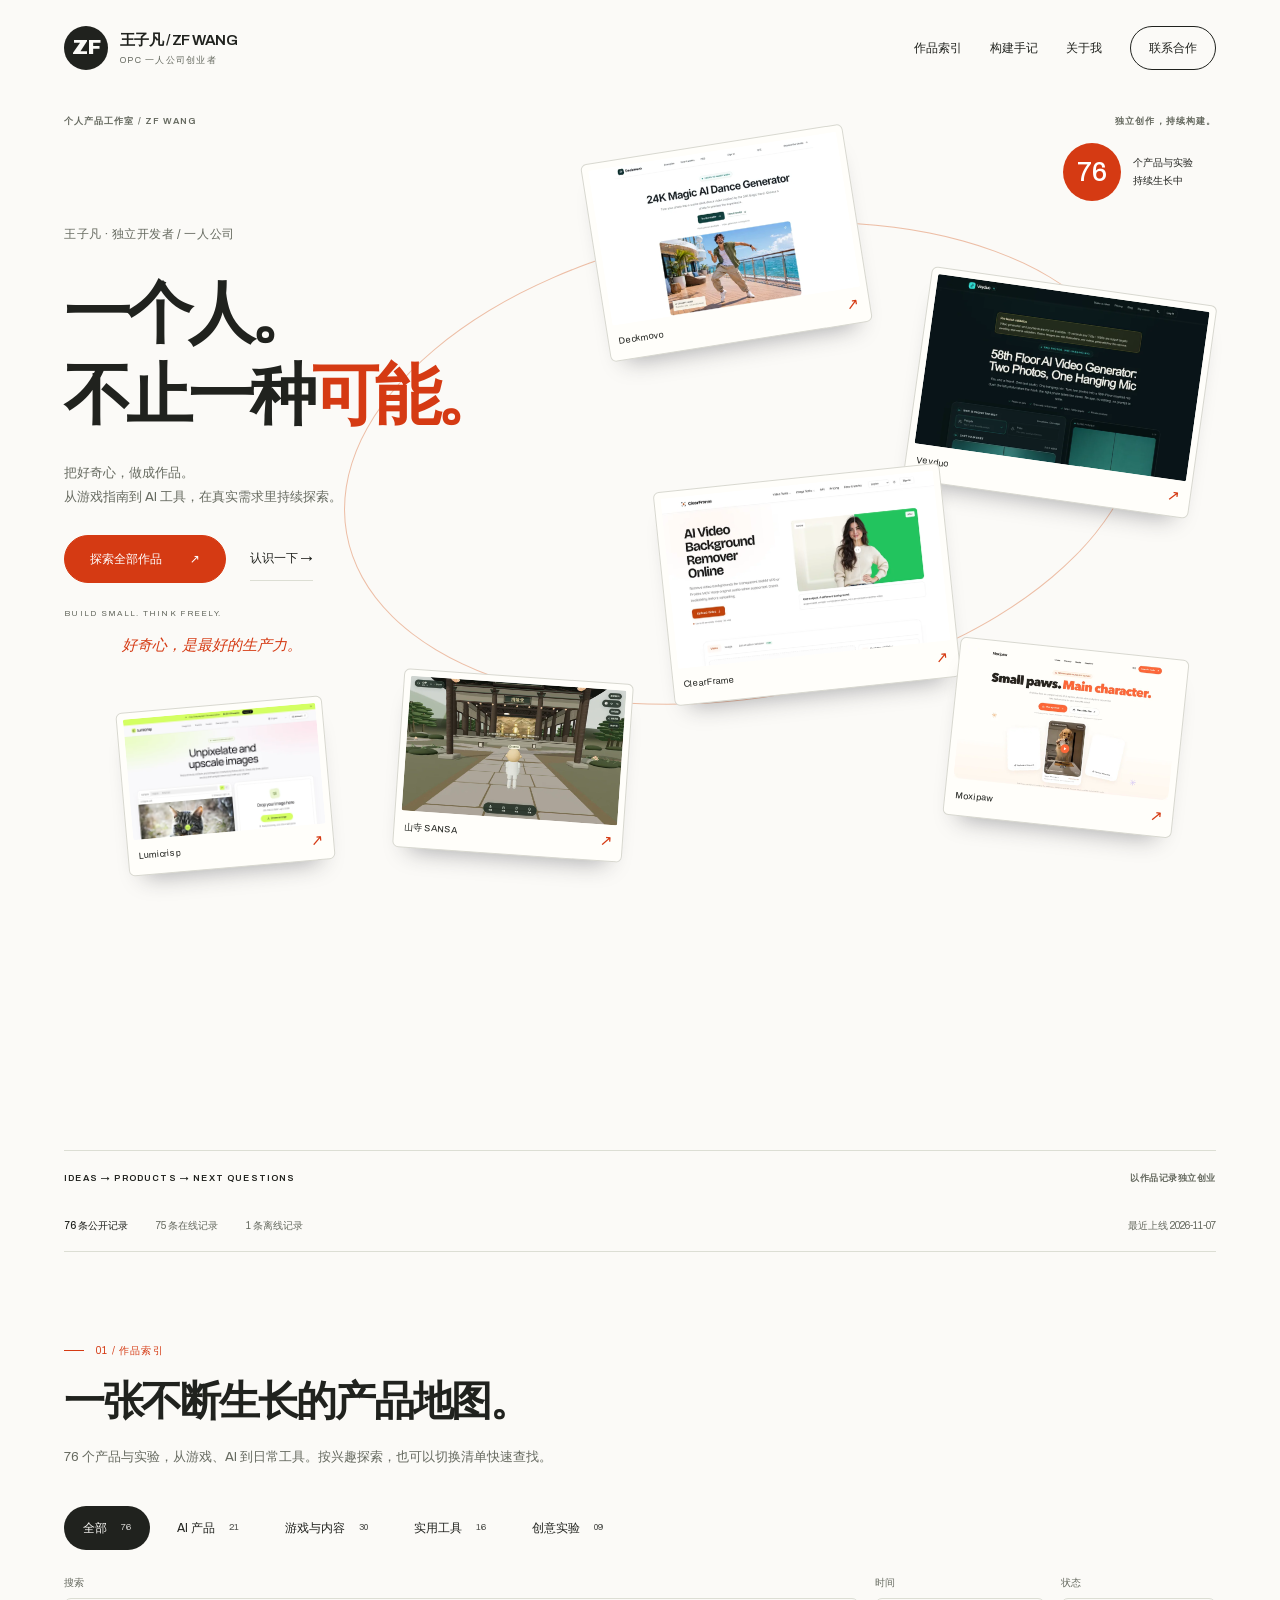
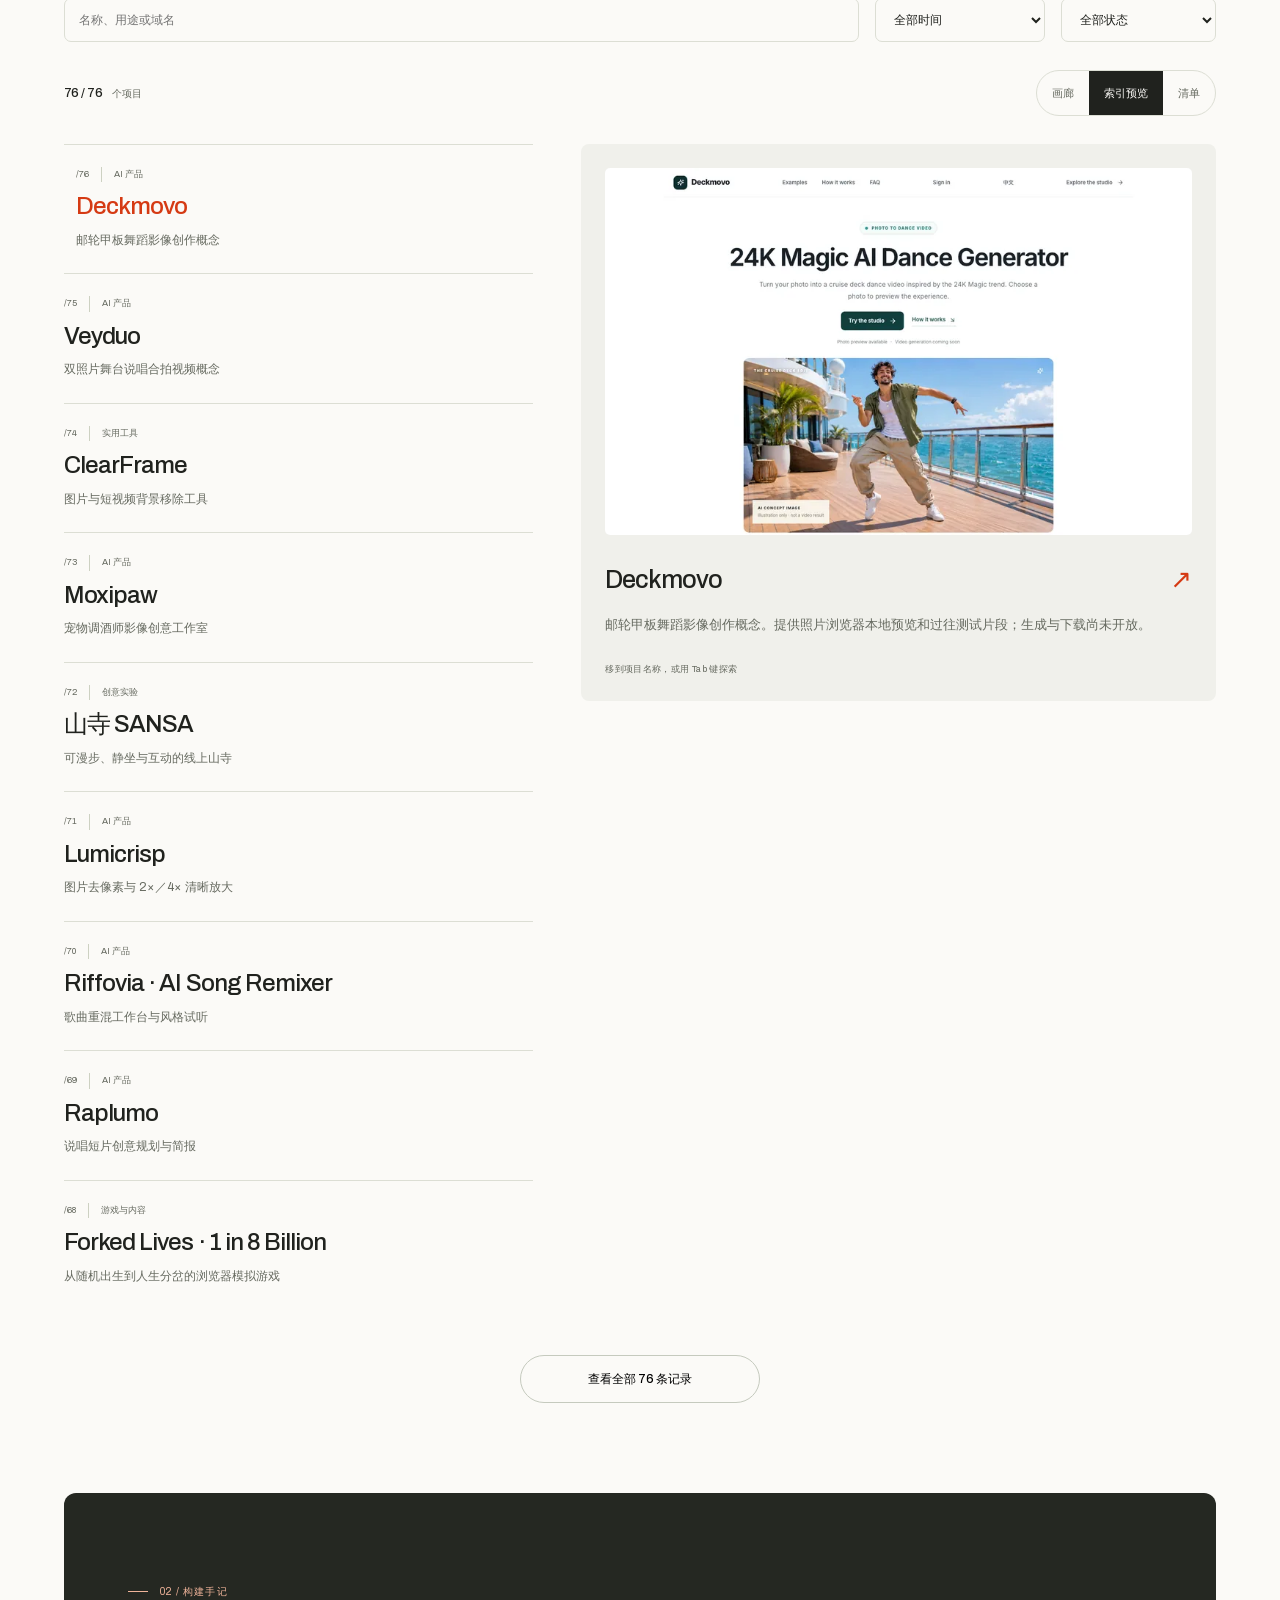
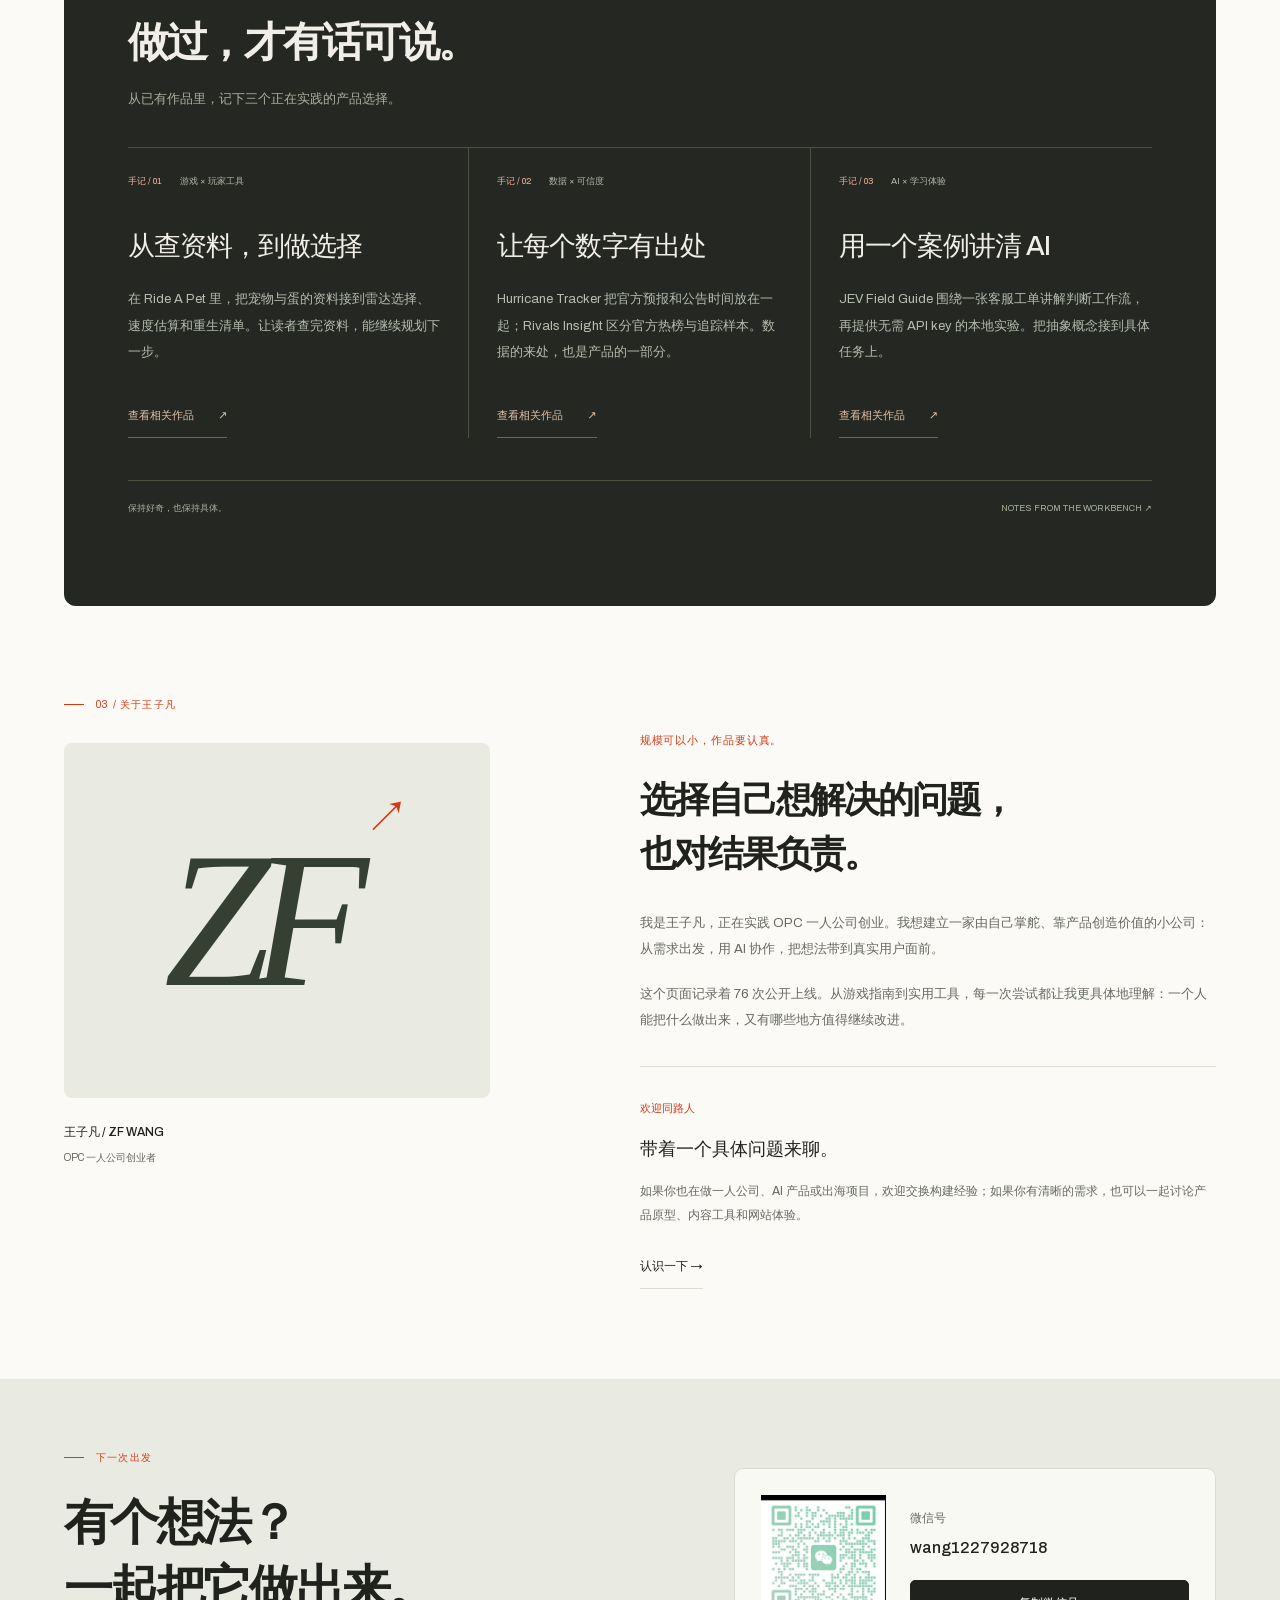
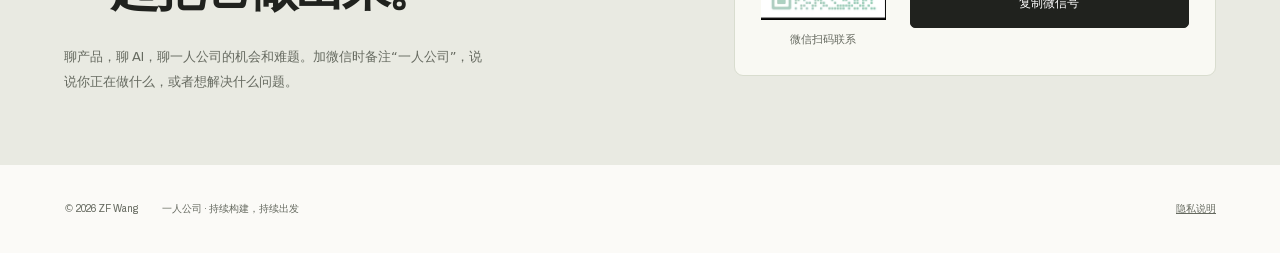
<file: index.html>
<!doctype html>
<html lang="zh-CN">
<head>
  <meta charset="utf-8">
  <meta name="viewport" content="width=device-width, initial-scale=1">
  <meta name="theme-color" content="#2447ed">
  <title>王子凡（ZF Wang）— OPC 一人公司创业者</title>
  <meta name="description" content="王子凡的 OPC 一人公司创业记录：用 AI 放大行动力，把真实需求做成产品，在持续发布中探索独立创业。">
  <link rel="canonical" href="https://wangzifan.store/">
  <meta property="og:type" content="website">
  <meta property="og:locale" content="zh_CN">
  <meta property="og:title" content="王子凡（ZF Wang）— OPC 一人公司创业者">
  <meta property="og:description" content="把好奇心，做成作品。王子凡的独立产品、构建手记与一人公司实践。">
  <meta property="og:url" content="https://wangzifan.store/">
  <meta property="og:image" content="https://wangzifan.store/assets/og-card.webp">
  <meta property="og:image:type" content="image/webp">
  <meta property="og:image:width" content="1200">
  <meta property="og:image:height" content="630">
  <meta property="og:image:alt" content="王子凡的个人产品工作台分享图">
  <meta name="twitter:card" content="summary_large_image">
  <meta name="twitter:title" content="王子凡（ZF Wang）— OPC 一人公司创业者">
  <meta name="twitter:description" content="把好奇心，做成作品。王子凡的独立产品、构建手记与一人公司实践。">
  <meta name="twitter:image" content="https://wangzifan.store/assets/og-card.webp">
  <meta name="twitter:image:alt" content="王子凡的个人产品工作台分享图">
  <link rel="icon" href="favicon.svg" type="image/svg+xml">
  <link rel="stylesheet" href="assets/site.css">
  <script defer data-domain="wangzifan.store" src="https://plausible.shipsolo.io/js/script.js"></script>
  <script type="application/ld+json">{"@context":"https://schema.org","@graph":[{"@type":"Person","@id":"https://wangzifan.store/#person","name":"王子凡","alternateName":"ZF Wang","url":"https://wangzifan.store/","description":"OPC 一人公司创业者，以 AI、产品与持续发布探索独立创业。"},{"@type":"WebSite","@id":"https://wangzifan.store/#website","url":"https://wangzifan.store/","name":"王子凡（ZF Wang）— 个人产品工作台","inLanguage":"zh-CN","publisher":{"@id":"https://wangzifan.store/#person"}},{"@type":"ItemList","@id":"https://wangzifan.store/#release-ledger","name":"ZF Wang 公开产品发布档案","numberOfItems":76,"itemListOrder":"https://schema.org/ItemListOrderDescending","itemListElement":[{"@type":"ListItem","position":1,"item":{"@type":"CreativeWork","name":"Deckmovo","datePublished":"2026-11-07","genre":"AI 产品","additionalProperty":{"@type":"PropertyValue","name":"public status","value":"live"},"url":"https://24kmagicai.space/"}},{"@type":"ListItem","position":2,"item":{"@type":"CreativeWork","name":"Veyduo","datePublished":"2026-11-07","genre":"AI 产品","additionalProperty":{"@type":"PropertyValue","name":"public status","value":"live"},"url":"https://58thfloor.space/"}},{"@type":"ListItem","position":3,"item":{"@type":"CreativeWork","name":"ClearFrame","datePublished":"2026-11-07","genre":"实用工具","additionalProperty":{"@type":"PropertyValue","name":"public status","value":"live"},"url":"https://bgrm.video/"}},{"@type":"ListItem","position":4,"item":{"@type":"CreativeWork","name":"Moxipaw","datePublished":"2026-11-07","genre":"AI 产品","additionalProperty":{"@type":"PropertyValue","name":"public status","value":"live"},"url":"https://dogbartenderai.com/"}},{"@type":"ListItem","position":5,"item":{"@type":"CreativeWork","name":"山寺 SANSA","datePublished":"2026-11-07","genre":"创意实验","additionalProperty":{"@type":"PropertyValue","name":"public status","value":"live"},"url":"https://sansatemple.app/"}},{"@type":"ListItem","position":6,"item":{"@type":"CreativeWork","name":"Lumicrisp","datePublished":"2026-11-07","genre":"AI 产品","additionalProperty":{"@type":"PropertyValue","name":"public status","value":"live"},"url":"https://unpixelateimage.net/"}},{"@type":"ListItem","position":7,"item":{"@type":"CreativeWork","name":"Riffovia · AI Song Remixer","datePublished":"2026-11-07","genre":"AI 产品","additionalProperty":{"@type":"PropertyValue","name":"public status","value":"live"},"url":"https://aisongremix.com/"}},{"@type":"ListItem","position":8,"item":{"@type":"CreativeWork","name":"Raplumo","datePublished":"2026-11-07","genre":"AI 产品","additionalProperty":{"@type":"PropertyValue","name":"public status","value":"live"},"url":"https://airapvideo.world/"}},{"@type":"ListItem","position":9,"item":{"@type":"CreativeWork","name":"Forked Lives · 1 in 8 Billion","datePublished":"2026-10-23","genre":"游戏与内容","additionalProperty":{"@type":"PropertyValue","name":"public status","value":"live"},"url":"https://1in8b.space/"}},{"@type":"ListItem","position":10,"item":{"@type":"CreativeWork","name":"FlyingCarAI","datePublished":"2026-11-07","genre":"AI 产品","additionalProperty":{"@type":"PropertyValue","name":"public status","value":"live"},"url":"https://flyingcarai.site/"}},{"@type":"ListItem","position":11,"item":{"@type":"CreativeWork","name":"Hit the Road Dude AI","datePublished":"2026-11-07","genre":"AI 产品","additionalProperty":{"@type":"PropertyValue","name":"public status","value":"live"},"url":"https://hittheroaddudeai.site/"}},{"@type":"ListItem","position":12,"item":{"@type":"CreativeWork","name":"ImageTextKit","datePublished":"2026-11-07","genre":"实用工具","additionalProperty":{"@type":"PropertyValue","name":"public status","value":"live"},"url":"https://imagetextkit.pics/"}},{"@type":"ListItem","position":13,"item":{"@type":"CreativeWork","name":"Ozil Goal AI","datePublished":"2026-11-07","genre":"AI 产品","additionalProperty":{"@type":"PropertyValue","name":"public status","value":"live"},"url":"https://ozilgoalai.space/"}},{"@type":"ListItem","position":14,"item":{"@type":"CreativeWork","name":"PawClap","datePublished":"2026-11-07","genre":"AI 产品","additionalProperty":{"@type":"PropertyValue","name":"public status","value":"live"},"url":"https://catclappingai.app/"}},{"@type":"ListItem","position":15,"item":{"@type":"CreativeWork","name":"Roadster AI","datePublished":"2026-11-07","genre":"AI 产品","additionalProperty":{"@type":"PropertyValue","name":"public status","value":"live"},"url":"https://roadsterai.site/"}},{"@type":"ListItem","position":16,"item":{"@type":"CreativeWork","name":"AIZombie","datePublished":"2026-11-07","genre":"AI 产品","additionalProperty":{"@type":"PropertyValue","name":"public status","value":"live"},"url":"https://aizombie.site/"}},{"@type":"ListItem","position":17,"item":{"@type":"CreativeWork","name":"Bulin47 Studio","datePublished":"2026-11-07","genre":"AI 产品","additionalProperty":{"@type":"PropertyValue","name":"public status","value":"live"},"url":"https://bulin47.space/"}},{"@type":"ListItem","position":18,"item":{"@type":"CreativeWork","name":"FrameLedger · Radiant Optimizer","datePublished":"2026-11-07","genre":"实用工具","additionalProperty":{"@type":"PropertyValue","name":"public status","value":"live"},"url":"https://radiantoptimizer.site/"}},{"@type":"ListItem","position":19,"item":{"@type":"CreativeWork","name":"Raindance AI","datePublished":"2026-11-07","genre":"AI 产品","additionalProperty":{"@type":"PropertyValue","name":"public status","value":"live"},"url":"https://raindanceai.space/"}},{"@type":"ListItem","position":20,"item":{"@type":"CreativeWork","name":"Dragonkind Hub","datePublished":"2026-11-07","genre":"游戏与内容","additionalProperty":{"@type":"PropertyValue","name":"public status","value":"live"},"url":"https://dragonkind.space/"}},{"@type":"ListItem","position":21,"item":{"@type":"CreativeWork","name":"Forge Fieldnotes","datePublished":"2026-11-07","genre":"游戏与内容","additionalProperty":{"@type":"PropertyValue","name":"public status","value":"live"},"url":"https://loottoforge.site/"}},{"@type":"ListItem","position":22,"item":{"@type":"CreativeWork","name":"Hotel Lobby AI","datePublished":"2026-11-07","genre":"AI 产品","additionalProperty":{"@type":"PropertyValue","name":"public status","value":"live"},"url":"https://hotellobbyai.space/"}},{"@type":"ListItem","position":23,"item":{"@type":"CreativeWork","name":"Week / Paper","datePublished":"2026-10-07","genre":"实用工具","additionalProperty":{"@type":"PropertyValue","name":"public status","value":"live"},"url":"https://printablecalendar.site/"}},{"@type":"ListItem","position":24,"item":{"@type":"CreativeWork","name":"Prize Observer","datePublished":"2026-10-06","genre":"实用工具","additionalProperty":{"@type":"PropertyValue","name":"public status","value":"live"},"url":"https://prizeeye.site/"}},{"@type":"ListItem","position":25,"item":{"@type":"CreativeWork","name":"Lagos Life Guide & Planner","datePublished":"2026-10-06","genre":"游戏与内容","additionalProperty":{"@type":"PropertyValue","name":"public status","value":"live"},"url":"https://lagoslife.space/"}},{"@type":"ListItem","position":26,"item":{"@type":"CreativeWork","name":"Ride A Pet Field Guide","datePublished":"2026-10-02","genre":"游戏与内容","additionalProperty":{"@type":"PropertyValue","name":"public status","value":"live"},"url":"https://rideapet.space/"}},{"@type":"ListItem","position":27,"item":{"@type":"CreativeWork","name":"Rivals Insight","datePublished":"2026-10-02","genre":"游戏与内容","additionalProperty":{"@type":"PropertyValue","name":"public status","value":"live"},"url":"https://marvelrivalstracker.site/"}},{"@type":"ListItem","position":28,"item":{"@type":"CreativeWork","name":"Hurricane Tracker","datePublished":"2026-09-28","genre":"实用工具","additionalProperty":{"@type":"PropertyValue","name":"public status","value":"live"},"url":"https://hurricanetracker.site/"}},{"@type":"ListItem","position":29,"item":{"@type":"CreativeWork","name":"Idle Mafia Fieldguide","datePublished":"2026-09-26","genre":"游戏与内容","additionalProperty":{"@type":"PropertyValue","name":"public status","value":"live"},"url":"https://idle-mafia.wiki/"}},{"@type":"ListItem","position":30,"item":{"@type":"CreativeWork","name":"WARDOGS Atlas","datePublished":"2026-09-25","genre":"游戏与内容","additionalProperty":{"@type":"PropertyValue","name":"public status","value":"live"},"url":"https://wardogs.sbs/"}},{"@type":"ListItem","position":31,"item":{"@type":"CreativeWork","name":"JEV 101 · JEV Field Guide","datePublished":"2026-09-25","genre":"AI 产品","additionalProperty":{"@type":"PropertyValue","name":"public status","value":"live"},"url":"https://jev101.site/"}},{"@type":"ListItem","position":32,"item":{"@type":"CreativeWork","name":"Forever Builds","datePublished":"2026-09-15","genre":"游戏与内容","additionalProperty":{"@type":"PropertyValue","name":"public status","value":"live"},"url":"https://wowforever.space/"}},{"@type":"ListItem","position":33,"item":{"@type":"CreativeWork","name":"The Defiant Wiki","datePublished":"2026-09-15","genre":"游戏与内容","additionalProperty":{"@type":"PropertyValue","name":"public status","value":"live"},"url":"https://thedefiantwiki.site/"}},{"@type":"ListItem","position":34,"item":{"@type":"CreativeWork","name":"Command An Army Field Guide","datePublished":"2026-09-15","genre":"游戏与内容","additionalProperty":{"@type":"PropertyValue","name":"public status","value":"live"},"url":"https://commandanarmy.site/"}},{"@type":"ListItem","position":35,"item":{"@type":"CreativeWork","name":"1666 Amsterdam Field Desk","datePublished":"2026-09-12","genre":"游戏与内容","additionalProperty":{"@type":"PropertyValue","name":"public status","value":"live"},"url":"https://1666amsterdam.top/"}},{"@type":"ListItem","position":36,"item":{"@type":"CreativeWork","name":"ParryGrid","datePublished":"2026-09-12","genre":"游戏与内容","additionalProperty":{"@type":"PropertyValue","name":"public status","value":"live"},"url":"https://parrygrid.wiki/"}},{"@type":"ListItem","position":37,"item":{"@type":"CreativeWork","name":"Mimic Party Soundcheck","datePublished":"2026-09-12","genre":"游戏与内容","additionalProperty":{"@type":"PropertyValue","name":"public status","value":"live"},"url":"https://mimicparty.space/"}},{"@type":"ListItem","position":38,"item":{"@type":"CreativeWork","name":"Nightfall Halloween Guides","datePublished":"2026-09-12","genre":"游戏与内容","additionalProperty":{"@type":"PropertyValue","name":"public status","value":"live"},"url":"https://halloweenthegame.top/"}},{"@type":"ListItem","position":39,"item":{"@type":"CreativeWork","name":"Narinig Mo Ba? Guide","datePublished":"2026-09-11","genre":"游戏与内容","additionalProperty":{"@type":"PropertyValue","name":"public status","value":"live"},"url":"https://narinigmoba.top/"}},{"@type":"ListItem","position":40,"item":{"@type":"CreativeWork","name":"Astra Atlas","datePublished":"2026-09-09","genre":"AI 产品","additionalProperty":{"@type":"PropertyValue","name":"public status","value":"live"},"url":"https://gpt6astra.best/"}},{"@type":"ListItem","position":41,"item":{"@type":"CreativeWork","name":"Onimusha Atlas","datePublished":"2026-09-09","genre":"游戏与内容","additionalProperty":{"@type":"PropertyValue","name":"public status","value":"live"},"url":"https://onimushawayofthesword.space/"}},{"@type":"ListItem","position":42,"item":{"@type":"CreativeWork","name":"Dawnwalker Field Guide","datePublished":"2026-09-09","genre":"游戏与内容","additionalProperty":{"@type":"PropertyValue","name":"public status","value":"live"},"url":"https://thebloodofdawnwalker.info/"}},{"@type":"ListItem","position":43,"item":{"@type":"CreativeWork","name":"GenVid Atlas","datePublished":"2026-09-06","genre":"AI 产品","additionalProperty":{"@type":"PropertyValue","name":"public status","value":"live"},"url":"https://genvidatlas.wiki/"}},{"@type":"ListItem","position":44,"item":{"@type":"CreativeWork","name":"Mortal Shell II Wiki","datePublished":"2026-08-25","genre":"游戏与内容","additionalProperty":{"@type":"PropertyValue","name":"public status","value":"live"},"url":"https://mortalshell2.quest/"}},{"@type":"ListItem","position":45,"item":{"@type":"CreativeWork","name":"OxAlpha","datePublished":"2026-08-22","genre":"实用工具","additionalProperty":{"@type":"PropertyValue","name":"public status","value":"live"},"url":"https://oxalpha.site/"}},{"@type":"ListItem","position":46,"item":{"@type":"CreativeWork","name":"The Sinking City 2 Field Guide","datePublished":"2026-08-20","genre":"游戏与内容","additionalProperty":{"@type":"PropertyValue","name":"public status","value":"live"},"url":"https://thesinkingcity2.top/"}},{"@type":"ListItem","position":47,"item":{"@type":"CreativeWork","name":"Chinamaxxing Online","datePublished":"2026-08-20","genre":"创意实验","additionalProperty":{"@type":"PropertyValue","name":"public status","value":"live"},"url":"https://chinamaxxing.site/"}},{"@type":"ListItem","position":48,"item":{"@type":"CreativeWork","name":"HLLV Field Manual","datePublished":"2026-08-18","genre":"游戏与内容","additionalProperty":{"@type":"PropertyValue","name":"public status","value":"live"},"url":"https://hellletloosevietnam.blog/"}},{"@type":"ListItem","position":49,"item":{"@type":"CreativeWork","name":"牛来","datePublished":"2026-08-17","genre":"创意实验","additionalProperty":{"@type":"PropertyValue","name":"public status","value":"live"},"url":"https://niulai.blog/"}},{"@type":"ListItem","position":50,"item":{"@type":"CreativeWork","name":"CraveLoop","datePublished":"2026-08-16","genre":"创意实验","additionalProperty":{"@type":"PropertyValue","name":"public status","value":"live"},"url":"https://foodnevercomes.online/"}},{"@type":"ListItem","position":51,"item":{"@type":"CreativeWork","name":"MatchaFilter","datePublished":"2026-08-16","genre":"实用工具","additionalProperty":{"@type":"PropertyValue","name":"public status","value":"live"},"url":"https://matchafilter.cc/"}},{"@type":"ListItem","position":52,"item":{"@type":"CreativeWork","name":"burnt for you","datePublished":"2026-08-16","genre":"创意实验","additionalProperty":{"@type":"PropertyValue","name":"public status","value":"live"},"url":"https://burncd.xyz/"}},{"@type":"ListItem","position":53,"item":{"@type":"CreativeWork","name":"Polski Piłkarz Simulator","datePublished":"2026-08-16","genre":"游戏与内容","additionalProperty":{"@type":"PropertyValue","name":"public status","value":"offline"}}},{"@type":"ListItem","position":54,"item":{"@type":"CreativeWork","name":"DSH Field Guide","datePublished":"2026-08-15","genre":"实用工具","additionalProperty":{"@type":"PropertyValue","name":"public status","value":"live"},"url":"https://deepseekharness.site/"}},{"@type":"ListItem","position":55,"item":{"@type":"CreativeWork","name":"Remove Matcha Filter","datePublished":"2026-08-12","genre":"实用工具","additionalProperty":{"@type":"PropertyValue","name":"public status","value":"live"},"url":"https://remove-matcha-filter.com/"}},{"@type":"ListItem","position":56,"item":{"@type":"CreativeWork","name":"RSP Editor","datePublished":"2026-08-09","genre":"AI 产品","additionalProperty":{"@type":"PropertyValue","name":"public status","value":"live"},"url":"https://rspeditor.app/"}},{"@type":"ListItem","position":57,"item":{"@type":"CreativeWork","name":"AI Scanner","datePublished":"2026-08-09","genre":"AI 产品","additionalProperty":{"@type":"PropertyValue","name":"public status","value":"live"},"url":"https://aiscanner.run/"}},{"@type":"ListItem","position":58,"item":{"@type":"CreativeWork","name":"Merge a Nuke! Guide","datePublished":"2026-08-08","genre":"游戏与内容","additionalProperty":{"@type":"PropertyValue","name":"public status","value":"live"},"url":"https://mergeanuke.space/"}},{"@type":"ListItem","position":59,"item":{"@type":"CreativeWork","name":"Shift at Midnight Guide","datePublished":"2026-08-05","genre":"游戏与内容","additionalProperty":{"@type":"PropertyValue","name":"public status","value":"live"},"url":"https://shiftatmidnight.blog/"}},{"@type":"ListItem","position":60,"item":{"@type":"CreativeWork","name":"竹知了","datePublished":"2026-08-04","genre":"实用工具","additionalProperty":{"@type":"PropertyValue","name":"public status","value":"live"},"url":"https://zhuzhiliao.buzz/"}},{"@type":"ListItem","position":61,"item":{"@type":"CreativeWork","name":"Cash Flow Lifestyle","datePublished":"2026-08-03","genre":"创意实验","additionalProperty":{"@type":"PropertyValue","name":"public status","value":"live"},"url":"https://cashflow.lifestyle/"}},{"@type":"ListItem","position":62,"item":{"@type":"CreativeWork","name":"HowManySleepsUntil","datePublished":"2026-07-31","genre":"实用工具","additionalProperty":{"@type":"PropertyValue","name":"public status","value":"live"},"url":"https://howmanysleepsuntil.rest/"}},{"@type":"ListItem","position":63,"item":{"@type":"CreativeWork","name":"IsItDown","datePublished":"2026-07-31","genre":"实用工具","additionalProperty":{"@type":"PropertyValue","name":"public status","value":"live"},"url":"https://isitdown.click/"}},{"@type":"ListItem","position":64,"item":{"@type":"CreativeWork","name":"CopyPlaintext","datePublished":"2026-07-31","genre":"实用工具","additionalProperty":{"@type":"PropertyValue","name":"public status","value":"live"},"url":"https://copyplaintext.com/"}},{"@type":"ListItem","position":65,"item":{"@type":"CreativeWork","name":"DragonSword Wiki","datePublished":"2026-07-29","genre":"游戏与内容","additionalProperty":{"@type":"PropertyValue","name":"public status","value":"live"},"url":"https://dragonswordawakening.fun/"}},{"@type":"ListItem","position":66,"item":{"@type":"CreativeWork","name":"SpiritVale Wiki","datePublished":"2026-07-28","genre":"游戏与内容","additionalProperty":{"@type":"PropertyValue","name":"public status","value":"live"},"url":"https://spiritvale.blog/"}},{"@type":"ListItem","position":67,"item":{"@type":"CreativeWork","name":"Rot Check","datePublished":"2026-07-26","genre":"创意实验","additionalProperty":{"@type":"PropertyValue","name":"public status","value":"live"},"url":"https://rotcheck.cyou/"}},{"@type":"ListItem","position":68,"item":{"@type":"CreativeWork","name":"Chinese Coins Atlas","datePublished":"2026-07-26","genre":"创意实验","additionalProperty":{"@type":"PropertyValue","name":"public status","value":"live"},"url":"https://chinesecashcoins.wiki/"}},{"@type":"ListItem","position":69,"item":{"@type":"CreativeWork","name":"TaskbarHeroWiki","datePublished":"2026-07-26","genre":"游戏与内容","additionalProperty":{"@type":"PropertyValue","name":"public status","value":"live"},"url":"https://taskbarherowiki.best/"}},{"@type":"ListItem","position":70,"item":{"@type":"CreativeWork","name":"All Wishes Come True","datePublished":"2026-07-25","genre":"创意实验","additionalProperty":{"@type":"PropertyValue","name":"public status","value":"live"},"url":"https://allwishescometrue.site/"}},{"@type":"ListItem","position":71,"item":{"@type":"CreativeWork","name":"llmstxt","datePublished":"2026-07-18","genre":"实用工具","additionalProperty":{"@type":"PropertyValue","name":"public status","value":"live"},"url":"https://llmstxt.best/"}},{"@type":"ListItem","position":72,"item":{"@type":"CreativeWork","name":"CodexSkin.space","datePublished":"2026-07-17","genre":"实用工具","additionalProperty":{"@type":"PropertyValue","name":"public status","value":"live"},"url":"https://codexskin.space/"}},{"@type":"ListItem","position":73,"item":{"@type":"CreativeWork","name":"PalworldMap","datePublished":"2026-07-14","genre":"游戏与内容","additionalProperty":{"@type":"PropertyValue","name":"public status","value":"live"},"url":"https://palworldmap.best/"}},{"@type":"ListItem","position":74,"item":{"@type":"CreativeWork","name":"FalloutDay","datePublished":"2026-07-12","genre":"游戏与内容","additionalProperty":{"@type":"PropertyValue","name":"public status","value":"live"},"url":"https://falloutday.online/"}},{"@type":"ListItem","position":75,"item":{"@type":"CreativeWork","name":"Build a Hooper","datePublished":"2026-07-12","genre":"游戏与内容","additionalProperty":{"@type":"PropertyValue","name":"public status","value":"live"},"url":"https://buildahooper.best/"}},{"@type":"ListItem","position":76,"item":{"@type":"CreativeWork","name":"AIStoryNest","datePublished":"2026-07-12","genre":"AI 产品","additionalProperty":{"@type":"PropertyValue","name":"public status","value":"live"},"url":"https://aistorynest.mom/"}}]}]}</script>
  <script defer src="assets/site.js"></script>
</head>
<body class="journal-home">
  <a class="skip-link" href="#main-content">跳到主要内容</a>
  <header class="site-header">
    <a class="brand" href="#top" aria-label="王子凡首页">
      <span class="brand-mark" aria-hidden="true">ZF</span>
      <span><strong>王子凡 / ZF WANG</strong><small>OPC 一人公司创业者</small></span>
    </a>
    <nav aria-label="主导航">
      <a href="#ledger">作品索引</a>
      <a href="#method">构建手记</a>
      <a href="#about">关于我</a>
      <a class="nav-cta" href="#contact">联系合作</a>
    </nav>
  </header>

  <main id="main-content" tabindex="-1">
    <section class="hero" id="top" aria-labelledby="hero-title">
      <div class="hero-edition"><span>个人产品工作室 / ZF WANG</span><span>独立创作，持续构建。</span></div>
      <div class="hero-scene">
        <div class="hero-copy">
          <p class="eyebrow">王子凡 · 独立开发者 / 一人公司</p>
          <h1 id="hero-title" aria-label="一个人。不止一种可能。"><span class="title-line">一个人。</span><span class="title-line">不止一种<em>可能。</em></span></h1>
          <p class="hero-lead">把好奇心，做成作品。<br>从游戏指南到 AI 工具，在真实需求里持续探索。</p>
          <div class="hero-actions"><a class="button button-primary" href="#ledger">探索全部作品 <span aria-hidden="true">↗</span></a><a class="text-link" href="#contact">认识一下 →</a></div>
          <p class="hero-signature">BUILD SMALL. THINK FREELY.</p>
        </div>
        <div class="orbit-label"><strong>76</strong><span>个产品与实验<br>持续生长中</span></div>
        <div class="orbit-line" aria-hidden="true"></div>
        <a class="orbit-project orbit-0" data-project-open="76" href="https://24kmagicai.space/" target="_blank" rel="noopener noreferrer" style="--start-x:46%;--start-y:2%;--start-angle:-9deg;--start-width:23%;--end-x:0.0%;" aria-label="查看 Deckmovo 项目"><span class="orbit-surface"><img src="assets/projects/project-76.webp" width="800" height="500" alt="Deckmovo 真实页面" decoding="async"><span class="orbit-project-label"><span>Deckmovo</span><span aria-hidden="true">↗</span></span></span></a><a class="orbit-project orbit-1" data-project-open="75" href="https://58thfloor.space/" target="_blank" rel="noopener noreferrer" style="--start-x:74%;--start-y:22%;--start-angle:8deg;--start-width:25%;--end-x:16.9%;" aria-label="查看 Veyduo 项目"><span class="orbit-surface"><img src="assets/projects/project-75.webp" width="800" height="500" alt="Veyduo 真实页面" decoding="async"><span class="orbit-project-label"><span>Veyduo</span><span aria-hidden="true">↗</span></span></span></a><a class="orbit-project orbit-2" data-project-open="74" href="https://bgrm.video/" target="_blank" rel="noopener noreferrer" style="--start-x:52%;--start-y:49%;--start-angle:-6deg;--start-width:25%;--end-x:33.8%;" aria-label="查看 ClearFrame 项目"><span class="orbit-surface"><img src="assets/projects/project-74.webp" width="800" height="500" alt="ClearFrame 真实页面" decoding="async"><span class="orbit-project-label"><span>ClearFrame</span><span aria-hidden="true">↗</span></span></span></a><a class="orbit-project orbit-3" data-project-open="73" href="https://dogbartenderai.com/" target="_blank" rel="noopener noreferrer" style="--start-x:77%;--start-y:73%;--start-angle:6deg;--start-width:20%;--end-x:50.699999999999996%;" aria-label="查看 Moxipaw 项目"><span class="orbit-surface"><img src="assets/projects/project-73.webp" width="800" height="500" alt="Moxipaw 真实页面" decoding="async"><span class="orbit-project-label"><span>Moxipaw</span><span aria-hidden="true">↗</span></span></span></a><a class="orbit-project orbit-4" data-project-open="72" href="https://sansatemple.app/" target="_blank" rel="noopener noreferrer" style="--start-x:29%;--start-y:77%;--start-angle:4deg;--start-width:20%;--end-x:67.6%;" aria-label="查看 山寺 SANSA 项目"><span class="orbit-surface"><img src="assets/projects/project-72.webp" width="800" height="500" alt="山寺 SANSA 真实页面" decoding="async"><span class="orbit-project-label"><span>山寺 SANSA</span><span aria-hidden="true">↗</span></span></span></a><a class="orbit-project orbit-5" data-project-open="71" href="https://unpixelateimage.net/" target="_blank" rel="noopener noreferrer" style="--start-x:5%;--start-y:81%;--start-angle:-5deg;--start-width:18%;--end-x:84.5%;" aria-label="查看 Lumicrisp 项目"><span class="orbit-surface"><img src="assets/projects/project-71.webp" width="800" height="500" alt="Lumicrisp 真实页面" decoding="async"><span class="orbit-project-label"><span>Lumicrisp</span><span aria-hidden="true">↗</span></span></span></a>
        <span class="orbit-caption">好奇心，是最好的生产力。</span>
      </div>
      <div class="hero-bottom"><span>IDEAS → PRODUCTS → NEXT QUESTIONS</span><span>以作品记录独立创业</span></div>
    </section>

    <section class="studio-status" aria-label="公开发布状态">
      <span data-status="releases">76 条公开记录</span>
      <span data-status="live">75 条在线记录</span>
      <span data-status="offline">1 条离线记录</span>
      <span>最近上线 2026-11-07</span>
    </section>

    <section class="section ledger" id="ledger" aria-labelledby="ledger-title">
      <div class="section-heading">
        <p class="section-no">01 / 作品索引</p>
        <div><h2 id="ledger-title">一张不断生长的产品地图。</h2><p>76 个产品与实验，从游戏、AI 到日常工具。按兴趣探索，也可以切换清单快速查找。</p></div>
      </div>
      <div class="ledger-tools" hidden aria-label="筛选发布档案">
        <div class="ledger-filters" role="group" aria-label="按产品类型筛选"><button type="button" class="ledger-filter is-active" data-ledger-filter="all" aria-pressed="true">全部<span>76</span></button><button type="button" class="ledger-filter" data-ledger-filter="ai" aria-pressed="false">AI 产品<span>21</span></button><button type="button" class="ledger-filter" data-ledger-filter="game" aria-pressed="false">游戏与内容<span>30</span></button><button type="button" class="ledger-filter" data-ledger-filter="tool" aria-pressed="false">实用工具<span>16</span></button><button type="button" class="ledger-filter" data-ledger-filter="creative" aria-pressed="false">创意实验<span>09</span></button></div>
        <label class="search-field" for="ledger-search"><span>搜索</span><input id="ledger-search" type="search" placeholder="名称、用途或域名" autocomplete="off"></label>
        <label class="period-field" for="ledger-period"><span>时间</span><select id="ledger-period"><option value="all">全部时间</option><option value="2026">2026 年</option><option value="2026-11">2026 年 11 月</option><option value="2026-10">2026 年 10 月</option><option value="2026-09">2026 年 9 月</option><option value="2026-08">2026 年 8 月</option><option value="2026-07">2026 年 7 月</option></select></label>
        <label class="status-field" for="ledger-status"><span>状态</span><select id="ledger-status"><option value="all">全部状态</option><option value="live">在线记录</option><option value="offline">离线记录</option></select></label>
      </div>
      <div class="ledger-summary"><div><strong id="ledger-count" aria-live="polite">76 / 76</strong><span>个项目</span></div><div class="view-switch" role="group" aria-label="作品展示方式" hidden><button type="button" data-view="wall" aria-pressed="true">画廊</button><button type="button" data-view="exhibit" aria-pressed="false">索引预览</button><button type="button" data-view="list" aria-pressed="false">清单</button></div></div>
      <div class="ledger-exhibit"><div class="ledger-list" id="ledger-list"><article class="ledger-row" data-ledger-id="76" id="project-76" data-ledger-period="2026-11" data-ledger-category="ai" data-ledger-status="live" data-ledger-search="deckmovo 邮轮甲板舞蹈影像创作概念 24kmagicai.space"><a class="ledger-main" href="https://24kmagicai.space/" target="_blank" rel="noopener noreferrer"><span class="project-window">
              <span class="window-bar"><span class="ledger-domain">24kmagicai.space</span><span class="card-read">访问网站 ↗</span></span>
              <img src="assets/projects/project-76.webp" width="800" height="500" alt="Deckmovo 项目截图" loading="lazy" decoding="async">
            </span>
            <span class="project-info">
              <span class="project-kicker"><span class="project-number">/76</span><span class="ledger-category">AI 产品</span></span>
              <span class="ledger-name"><strong>Deckmovo</strong><small>邮轮甲板舞蹈影像创作概念</small></span>
              <span class="project-footer"><span class="ledger-date">2026-11-07</span><span class="ledger-state is-live"><i aria-hidden="true"></i>在线记录</span></span>
            </span></a></article><article class="ledger-row" data-ledger-id="75" id="project-75" data-ledger-period="2026-11" data-ledger-category="ai" data-ledger-status="live" data-ledger-search="veyduo 双照片舞台说唱合拍视频概念 58thfloor.space"><a class="ledger-main" href="https://58thfloor.space/" target="_blank" rel="noopener noreferrer"><span class="project-window">
              <span class="window-bar"><span class="ledger-domain">58thfloor.space</span><span class="card-read">访问网站 ↗</span></span>
              <img src="assets/projects/project-75.webp" width="800" height="500" alt="Veyduo 项目截图" loading="lazy" decoding="async">
            </span>
            <span class="project-info">
              <span class="project-kicker"><span class="project-number">/75</span><span class="ledger-category">AI 产品</span></span>
              <span class="ledger-name"><strong>Veyduo</strong><small>双照片舞台说唱合拍视频概念</small></span>
              <span class="project-footer"><span class="ledger-date">2026-11-07</span><span class="ledger-state is-live"><i aria-hidden="true"></i>在线记录</span></span>
            </span></a></article><article class="ledger-row" data-ledger-id="74" id="project-74" data-ledger-period="2026-11" data-ledger-category="tool" data-ledger-status="live" data-ledger-search="clearframe 图片与短视频背景移除工具 bgrm.video"><a class="ledger-main" href="https://bgrm.video/" target="_blank" rel="noopener noreferrer"><span class="project-window">
              <span class="window-bar"><span class="ledger-domain">bgrm.video</span><span class="card-read">访问网站 ↗</span></span>
              <img src="assets/projects/project-74.webp" width="800" height="500" alt="ClearFrame 项目截图" loading="lazy" decoding="async">
            </span>
            <span class="project-info">
              <span class="project-kicker"><span class="project-number">/74</span><span class="ledger-category">实用工具</span></span>
              <span class="ledger-name"><strong>ClearFrame</strong><small>图片与短视频背景移除工具</small></span>
              <span class="project-footer"><span class="ledger-date">2026-11-07</span><span class="ledger-state is-live"><i aria-hidden="true"></i>在线记录</span></span>
            </span></a></article><article class="ledger-row" data-ledger-id="73" id="project-73" data-ledger-period="2026-11" data-ledger-category="ai" data-ledger-status="live" data-ledger-search="moxipaw 宠物调酒师影像创意工作室 dogbartenderai.com"><a class="ledger-main" href="https://dogbartenderai.com/" target="_blank" rel="noopener noreferrer"><span class="project-window">
              <span class="window-bar"><span class="ledger-domain">dogbartenderai.com</span><span class="card-read">访问网站 ↗</span></span>
              <img src="assets/projects/project-73.webp" width="800" height="500" alt="Moxipaw 项目截图" loading="lazy" decoding="async">
            </span>
            <span class="project-info">
              <span class="project-kicker"><span class="project-number">/73</span><span class="ledger-category">AI 产品</span></span>
              <span class="ledger-name"><strong>Moxipaw</strong><small>宠物调酒师影像创意工作室</small></span>
              <span class="project-footer"><span class="ledger-date">2026-11-07</span><span class="ledger-state is-live"><i aria-hidden="true"></i>在线记录</span></span>
            </span></a></article><article class="ledger-row" data-ledger-id="72" id="project-72" data-ledger-period="2026-11" data-ledger-category="creative" data-ledger-status="live" data-ledger-search="山寺 sansa 可漫步、静坐与互动的线上山寺 sansatemple.app"><a class="ledger-main" href="https://sansatemple.app/" target="_blank" rel="noopener noreferrer"><span class="project-window">
              <span class="window-bar"><span class="ledger-domain">sansatemple.app</span><span class="card-read">访问网站 ↗</span></span>
              <img src="assets/projects/project-72.webp" width="800" height="500" alt="山寺 SANSA 项目截图" loading="lazy" decoding="async">
            </span>
            <span class="project-info">
              <span class="project-kicker"><span class="project-number">/72</span><span class="ledger-category">创意实验</span></span>
              <span class="ledger-name"><strong>山寺 SANSA</strong><small>可漫步、静坐与互动的线上山寺</small></span>
              <span class="project-footer"><span class="ledger-date">2026-11-07</span><span class="ledger-state is-live"><i aria-hidden="true"></i>在线记录</span></span>
            </span></a></article><article class="ledger-row" data-ledger-id="71" id="project-71" data-ledger-period="2026-11" data-ledger-category="ai" data-ledger-status="live" data-ledger-search="lumicrisp 图片去像素与 2×／4× 清晰放大 unpixelateimage.net"><a class="ledger-main" href="https://unpixelateimage.net/" target="_blank" rel="noopener noreferrer"><span class="project-window">
              <span class="window-bar"><span class="ledger-domain">unpixelateimage.net</span><span class="card-read">访问网站 ↗</span></span>
              <img src="assets/projects/project-71.webp" width="800" height="500" alt="Lumicrisp 项目截图" loading="lazy" decoding="async">
            </span>
            <span class="project-info">
              <span class="project-kicker"><span class="project-number">/71</span><span class="ledger-category">AI 产品</span></span>
              <span class="ledger-name"><strong>Lumicrisp</strong><small>图片去像素与 2×／4× 清晰放大</small></span>
              <span class="project-footer"><span class="ledger-date">2026-11-07</span><span class="ledger-state is-live"><i aria-hidden="true"></i>在线记录</span></span>
            </span></a></article><article class="ledger-row" data-ledger-id="70" id="project-70" data-ledger-period="2026-11" data-ledger-category="ai" data-ledger-status="live" data-ledger-search="riffovia · ai song remixer 歌曲重混工作台与风格试听 aisongremix.com"><a class="ledger-main" href="https://aisongremix.com/" target="_blank" rel="noopener noreferrer"><span class="project-window">
              <span class="window-bar"><span class="ledger-domain">aisongremix.com</span><span class="card-read">访问网站 ↗</span></span>
              <img src="assets/projects/project-70.webp" width="800" height="500" alt="Riffovia · AI Song Remixer 项目截图" loading="lazy" decoding="async">
            </span>
            <span class="project-info">
              <span class="project-kicker"><span class="project-number">/70</span><span class="ledger-category">AI 产品</span></span>
              <span class="ledger-name"><strong>Riffovia · AI Song Remixer</strong><small>歌曲重混工作台与风格试听</small></span>
              <span class="project-footer"><span class="ledger-date">2026-11-07</span><span class="ledger-state is-live"><i aria-hidden="true"></i>在线记录</span></span>
            </span></a></article><article class="ledger-row" data-ledger-id="69" id="project-69" data-ledger-period="2026-11" data-ledger-category="ai" data-ledger-status="live" data-ledger-search="raplumo 说唱短片创意规划与简报 airapvideo.world"><a class="ledger-main" href="https://airapvideo.world/" target="_blank" rel="noopener noreferrer"><span class="project-window">
              <span class="window-bar"><span class="ledger-domain">airapvideo.world</span><span class="card-read">访问网站 ↗</span></span>
              <img src="assets/projects/project-69.webp" width="800" height="500" alt="Raplumo 项目截图" loading="lazy" decoding="async">
            </span>
            <span class="project-info">
              <span class="project-kicker"><span class="project-number">/69</span><span class="ledger-category">AI 产品</span></span>
              <span class="ledger-name"><strong>Raplumo</strong><small>说唱短片创意规划与简报</small></span>
              <span class="project-footer"><span class="ledger-date">2026-11-07</span><span class="ledger-state is-live"><i aria-hidden="true"></i>在线记录</span></span>
            </span></a></article><article class="ledger-row" data-ledger-id="68" id="project-68" data-ledger-period="2026-10" data-ledger-category="game" data-ledger-status="live" data-ledger-search="forked lives · 1 in 8 billion 从随机出生到人生分岔的浏览器模拟游戏 1in8b.space"><a class="ledger-main" href="https://1in8b.space/" target="_blank" rel="noopener noreferrer"><span class="project-window">
              <span class="window-bar"><span class="ledger-domain">1in8b.space</span><span class="card-read">访问网站 ↗</span></span>
              <img src="assets/projects/project-68.webp" width="800" height="500" alt="Forked Lives · 1 in 8 Billion 项目截图" loading="lazy" decoding="async">
            </span>
            <span class="project-info">
              <span class="project-kicker"><span class="project-number">/68</span><span class="ledger-category">游戏与内容</span></span>
              <span class="ledger-name"><strong>Forked Lives · 1 in 8 Billion</strong><small>从随机出生到人生分岔的浏览器模拟游戏</small></span>
              <span class="project-footer"><span class="ledger-date">2026-10-23</span><span class="ledger-state is-live"><i aria-hidden="true"></i>在线记录</span></span>
            </span></a></article><article class="ledger-row" data-ledger-id="67" id="project-67" data-ledger-period="2026-11" data-ledger-category="ai" data-ledger-status="live" data-ledger-search="flyingcarai 飞车场景创作概念与申请入口 flyingcarai.site"><a class="ledger-main" href="https://flyingcarai.site/" target="_blank" rel="noopener noreferrer"><span class="project-window">
              <span class="window-bar"><span class="ledger-domain">flyingcarai.site</span><span class="card-read">访问网站 ↗</span></span>
              <img src="assets/projects/project-67.webp" width="800" height="500" alt="FlyingCarAI 项目截图" loading="lazy" decoding="async">
            </span>
            <span class="project-info">
              <span class="project-kicker"><span class="project-number">/67</span><span class="ledger-category">AI 产品</span></span>
              <span class="ledger-name"><strong>FlyingCarAI</strong><small>飞车场景创作概念与申请入口</small></span>
              <span class="project-footer"><span class="ledger-date">2026-11-07</span><span class="ledger-state is-live"><i aria-hidden="true"></i>在线记录</span></span>
            </span></a></article><article class="ledger-row" data-ledger-id="66" id="project-66" data-ledger-period="2026-11" data-ledger-category="ai" data-ledger-status="live" data-ledger-search="hit the road dude ai 宠物与原创虚构角色趣味视频创作 hittheroaddudeai.site"><a class="ledger-main" href="https://hittheroaddudeai.site/" target="_blank" rel="noopener noreferrer"><span class="project-window">
              <span class="window-bar"><span class="ledger-domain">hittheroaddudeai.site</span><span class="card-read">访问网站 ↗</span></span>
              <img src="assets/projects/project-66.webp" width="800" height="500" alt="Hit the Road Dude AI 项目截图" loading="lazy" decoding="async">
            </span>
            <span class="project-info">
              <span class="project-kicker"><span class="project-number">/66</span><span class="ledger-category">AI 产品</span></span>
              <span class="ledger-name"><strong>Hit the Road Dude AI</strong><small>宠物与原创虚构角色趣味视频创作</small></span>
              <span class="project-footer"><span class="ledger-date">2026-11-07</span><span class="ledger-state is-live"><i aria-hidden="true"></i>在线记录</span></span>
            </span></a></article><article class="ledger-row" data-ledger-id="65" id="project-65" data-ledger-period="2026-11" data-ledger-category="tool" data-ledger-status="live" data-ledger-search="imagetextkit 浏览器本地图片文字遮盖与替换 imagetextkit.pics"><a class="ledger-main" href="https://imagetextkit.pics/" target="_blank" rel="noopener noreferrer"><span class="project-window">
              <span class="window-bar"><span class="ledger-domain">imagetextkit.pics</span><span class="card-read">访问网站 ↗</span></span>
              <img src="assets/projects/project-65.webp" width="800" height="500" alt="ImageTextKit 项目截图" loading="lazy" decoding="async">
            </span>
            <span class="project-info">
              <span class="project-kicker"><span class="project-number">/65</span><span class="ledger-category">实用工具</span></span>
              <span class="ledger-name"><strong>ImageTextKit</strong><small>浏览器本地图片文字遮盖与替换</small></span>
              <span class="project-footer"><span class="ledger-date">2026-11-07</span><span class="ledger-state is-live"><i aria-hidden="true"></i>在线记录</span></span>
            </span></a></article><article class="ledger-row" data-ledger-id="64" id="project-64" data-ledger-period="2026-11" data-ledger-category="ai" data-ledger-status="live" data-ledger-search="ozil goal ai 照片足球进球短片创作 ozilgoalai.space"><a class="ledger-main" href="https://ozilgoalai.space/" target="_blank" rel="noopener noreferrer"><span class="project-window">
              <span class="window-bar"><span class="ledger-domain">ozilgoalai.space</span><span class="card-read">访问网站 ↗</span></span>
              <img src="assets/projects/project-64.webp" width="800" height="500" alt="Ozil Goal AI 项目截图" loading="lazy" decoding="async">
            </span>
            <span class="project-info">
              <span class="project-kicker"><span class="project-number">/64</span><span class="ledger-category">AI 产品</span></span>
              <span class="ledger-name"><strong>Ozil Goal AI</strong><small>照片足球进球短片创作</small></span>
              <span class="project-footer"><span class="ledger-date">2026-11-07</span><span class="ledger-state is-live"><i aria-hidden="true"></i>在线记录</span></span>
            </span></a></article><article class="ledger-row" data-ledger-id="63" id="project-63" data-ledger-period="2026-11" data-ledger-category="ai" data-ledger-status="live" data-ledger-search="pawclap 宠物照片趣味短视频工作台 catclappingai.app"><a class="ledger-main" href="https://catclappingai.app/" target="_blank" rel="noopener noreferrer"><span class="project-window">
              <span class="window-bar"><span class="ledger-domain">catclappingai.app</span><span class="card-read">访问网站 ↗</span></span>
              <img src="assets/projects/project-63.webp" width="800" height="500" alt="PawClap 项目截图" loading="lazy" decoding="async">
            </span>
            <span class="project-info">
              <span class="project-kicker"><span class="project-number">/63</span><span class="ledger-category">AI 产品</span></span>
              <span class="ledger-name"><strong>PawClap</strong><small>宠物照片趣味短视频工作台</small></span>
              <span class="project-footer"><span class="ledger-date">2026-11-07</span><span class="ledger-state is-live"><i aria-hidden="true"></i>在线记录</span></span>
            </span></a></article><article class="ledger-row" data-ledger-id="62" id="project-62" data-ledger-period="2026-11" data-ledger-category="ai" data-ledger-status="live" data-ledger-search="roadster ai 汽车与飞车场景短视频创作预览 roadsterai.site"><a class="ledger-main" href="https://roadsterai.site/" target="_blank" rel="noopener noreferrer"><span class="project-window">
              <span class="window-bar"><span class="ledger-domain">roadsterai.site</span><span class="card-read">访问网站 ↗</span></span>
              <img src="assets/projects/project-62.webp" width="800" height="500" alt="Roadster AI 项目截图" loading="lazy" decoding="async">
            </span>
            <span class="project-info">
              <span class="project-kicker"><span class="project-number">/62</span><span class="ledger-category">AI 产品</span></span>
              <span class="ledger-name"><strong>Roadster AI</strong><small>汽车与飞车场景短视频创作预览</small></span>
              <span class="project-footer"><span class="ledger-date">2026-11-07</span><span class="ledger-state is-live"><i aria-hidden="true"></i>在线记录</span></span>
            </span></a></article><article class="ledger-row" data-ledger-id="61" id="project-61" data-ledger-period="2026-11" data-ledger-category="ai" data-ledger-status="live" data-ledger-search="aizombie 虚构角色僵尸变身短片创作概念 aizombie.site"><a class="ledger-main" href="https://aizombie.site/" target="_blank" rel="noopener noreferrer"><span class="project-window">
              <span class="window-bar"><span class="ledger-domain">aizombie.site</span><span class="card-read">访问网站 ↗</span></span>
              <img src="assets/projects/project-61.webp" width="800" height="500" alt="AIZombie 项目截图" loading="lazy" decoding="async">
            </span>
            <span class="project-info">
              <span class="project-kicker"><span class="project-number">/61</span><span class="ledger-category">AI 产品</span></span>
              <span class="ledger-name"><strong>AIZombie</strong><small>虚构角色僵尸变身短片创作概念</small></span>
              <span class="project-footer"><span class="ledger-date">2026-11-07</span><span class="ledger-state is-live"><i aria-hidden="true"></i>在线记录</span></span>
            </span></a></article><article class="ledger-row" data-ledger-id="60" id="project-60" data-ledger-period="2026-11" data-ledger-category="ai" data-ledger-status="live" data-ledger-search="bulin47 studio 单人照片舞蹈短片创作概念 bulin47.space"><a class="ledger-main" href="https://bulin47.space/" target="_blank" rel="noopener noreferrer"><span class="project-window">
              <span class="window-bar"><span class="ledger-domain">bulin47.space</span><span class="card-read">访问网站 ↗</span></span>
              <img src="assets/projects/project-60.webp" width="800" height="500" alt="Bulin47 Studio 项目截图" loading="lazy" decoding="async">
            </span>
            <span class="project-info">
              <span class="project-kicker"><span class="project-number">/60</span><span class="ledger-category">AI 产品</span></span>
              <span class="ledger-name"><strong>Bulin47 Studio</strong><small>单人照片舞蹈短片创作概念</small></span>
              <span class="project-footer"><span class="ledger-date">2026-11-07</span><span class="ledger-state is-live"><i aria-hidden="true"></i>在线记录</span></span>
            </span></a></article><article class="ledger-row" data-ledger-id="59" id="project-59" data-ledger-period="2026-11" data-ledger-category="tool" data-ledger-status="live" data-ledger-search="frameledger · radiant optimizer windows 游戏优化工具来源评测与 fps 记录 radiantoptimizer.site"><a class="ledger-main" href="https://radiantoptimizer.site/" target="_blank" rel="noopener noreferrer"><span class="project-window">
              <span class="window-bar"><span class="ledger-domain">radiantoptimizer.site</span><span class="card-read">访问网站 ↗</span></span>
              <img src="assets/projects/project-59.webp" width="800" height="500" alt="FrameLedger · Radiant Optimizer 项目截图" loading="lazy" decoding="async">
            </span>
            <span class="project-info">
              <span class="project-kicker"><span class="project-number">/59</span><span class="ledger-category">实用工具</span></span>
              <span class="ledger-name"><strong>FrameLedger · Radiant Optimizer</strong><small>Windows 游戏优化工具来源评测与 FPS 记录</small></span>
              <span class="project-footer"><span class="ledger-date">2026-11-07</span><span class="ledger-state is-live"><i aria-hidden="true"></i>在线记录</span></span>
            </span></a></article><article class="ledger-row" data-ledger-id="58" id="project-58" data-ledger-period="2026-11" data-ledger-category="ai" data-ledger-status="live" data-ledger-search="raindance ai 双人雨舞场景与短视频创作预览 raindanceai.space"><a class="ledger-main" href="https://raindanceai.space/" target="_blank" rel="noopener noreferrer"><span class="project-window">
              <span class="window-bar"><span class="ledger-domain">raindanceai.space</span><span class="card-read">访问网站 ↗</span></span>
              <img src="assets/projects/project-58.webp" width="800" height="500" alt="Raindance AI 项目截图" loading="lazy" decoding="async">
            </span>
            <span class="project-info">
              <span class="project-kicker"><span class="project-number">/58</span><span class="ledger-category">AI 产品</span></span>
              <span class="ledger-name"><strong>Raindance AI</strong><small>双人雨舞场景与短视频创作预览</small></span>
              <span class="project-footer"><span class="ledger-date">2026-11-07</span><span class="ledger-state is-live"><i aria-hidden="true"></i>在线记录</span></span>
            </span></a></article><article class="ledger-row" data-ledger-id="57" id="project-57" data-ledger-period="2026-11" data-ledger-category="game" data-ledger-status="live" data-ledger-search="dragonkind hub dragonkind 玩家情报、场景与社区资料 dragonkind.space"><a class="ledger-main" href="https://dragonkind.space/" target="_blank" rel="noopener noreferrer"><span class="project-window">
              <span class="window-bar"><span class="ledger-domain">dragonkind.space</span><span class="card-read">访问网站 ↗</span></span>
              <img src="assets/projects/project-57.webp" width="800" height="500" alt="Dragonkind Hub 项目截图" loading="lazy" decoding="async">
            </span>
            <span class="project-info">
              <span class="project-kicker"><span class="project-number">/57</span><span class="ledger-category">游戏与内容</span></span>
              <span class="ledger-name"><strong>Dragonkind Hub</strong><small>Dragonkind 玩家情报、场景与社区资料</small></span>
              <span class="project-footer"><span class="ledger-date">2026-11-07</span><span class="ledger-state is-live"><i aria-hidden="true"></i>在线记录</span></span>
            </span></a></article><article class="ledger-row" data-ledger-id="56" id="project-56" data-ledger-period="2026-11" data-ledger-category="game" data-ledger-status="live" data-ledger-search="forge fieldnotes roblox《+1 loot to forge》玩家资料与锻造规划 loottoforge.site"><a class="ledger-main" href="https://loottoforge.site/" target="_blank" rel="noopener noreferrer"><span class="project-window">
              <span class="window-bar"><span class="ledger-domain">loottoforge.site</span><span class="card-read">访问网站 ↗</span></span>
              <img src="assets/projects/project-56.webp" width="800" height="500" alt="Forge Fieldnotes 项目截图" loading="lazy" decoding="async">
            </span>
            <span class="project-info">
              <span class="project-kicker"><span class="project-number">/56</span><span class="ledger-category">游戏与内容</span></span>
              <span class="ledger-name"><strong>Forge Fieldnotes</strong><small>Roblox《+1 Loot to Forge》玩家资料与锻造规划</small></span>
              <span class="project-footer"><span class="ledger-date">2026-11-07</span><span class="ledger-state is-live"><i aria-hidden="true"></i>在线记录</span></span>
            </span></a></article><article class="ledger-row" data-ledger-id="55" id="project-55" data-ledger-period="2026-11" data-ledger-category="ai" data-ledger-status="live" data-ledger-search="hotel lobby ai 双参考图酒店大堂视频概念与构图规划 hotellobbyai.space"><a class="ledger-main" href="https://hotellobbyai.space/" target="_blank" rel="noopener noreferrer"><span class="project-window">
              <span class="window-bar"><span class="ledger-domain">hotellobbyai.space</span><span class="card-read">访问网站 ↗</span></span>
              <img src="assets/projects/project-55.webp" width="800" height="500" alt="Hotel Lobby AI 项目截图" loading="lazy" decoding="async">
            </span>
            <span class="project-info">
              <span class="project-kicker"><span class="project-number">/55</span><span class="ledger-category">AI 产品</span></span>
              <span class="ledger-name"><strong>Hotel Lobby AI</strong><small>双参考图酒店大堂视频概念与构图规划</small></span>
              <span class="project-footer"><span class="ledger-date">2026-11-07</span><span class="ledger-state is-live"><i aria-hidden="true"></i>在线记录</span></span>
            </span></a></article><article class="ledger-row" data-ledger-id="54" id="project-54" data-ledger-period="2026-10" data-ledger-category="tool" data-ledger-status="live" data-ledger-search="week / paper 可打印日历与日、周、月、年计划生成器 printablecalendar.site"><a class="ledger-main" href="https://printablecalendar.site/" target="_blank" rel="noopener noreferrer"><span class="project-window">
              <span class="window-bar"><span class="ledger-domain">printablecalendar.site</span><span class="card-read">访问网站 ↗</span></span>
              <img src="assets/projects/project-54.webp" width="800" height="500" alt="Week / Paper 项目截图" loading="lazy" decoding="async">
            </span>
            <span class="project-info">
              <span class="project-kicker"><span class="project-number">/54</span><span class="ledger-category">实用工具</span></span>
              <span class="ledger-name"><strong>Week / Paper</strong><small>可打印日历与日、周、月、年计划生成器</small></span>
              <span class="project-footer"><span class="ledger-date">2026-10-07</span><span class="ledger-state is-live"><i aria-hidden="true"></i>在线记录</span></span>
            </span></a></article><article class="ledger-row" data-ledger-id="53" id="project-53" data-ledger-period="2026-10" data-ledger-category="tool" data-ledger-status="live" data-ledger-search="prize observer 诺贝尔奖来源对照、公布日程与结果解读 prizeeye.site"><a class="ledger-main" href="https://prizeeye.site/" target="_blank" rel="noopener noreferrer"><span class="project-window">
              <span class="window-bar"><span class="ledger-domain">prizeeye.site</span><span class="card-read">访问网站 ↗</span></span>
              <img src="assets/projects/project-53.webp" width="800" height="500" alt="Prize Observer 项目截图" loading="lazy" decoding="async">
            </span>
            <span class="project-info">
              <span class="project-kicker"><span class="project-number">/53</span><span class="ledger-category">实用工具</span></span>
              <span class="ledger-name"><strong>Prize Observer</strong><small>诺贝尔奖来源对照、公布日程与结果解读</small></span>
              <span class="project-footer"><span class="ledger-date">2026-10-06</span><span class="ledger-state is-live"><i aria-hidden="true"></i>在线记录</span></span>
            </span></a></article><article class="ledger-row" data-ledger-id="52" id="project-52" data-ledger-period="2026-10" data-ledger-category="game" data-ledger-status="live" data-ledger-search="lagos life guide &amp; planner 《lagos life》多语言玩家指南与预算规划工具 lagoslife.space"><a class="ledger-main" href="https://lagoslife.space/" target="_blank" rel="noopener noreferrer"><span class="project-window">
              <span class="window-bar"><span class="ledger-domain">lagoslife.space</span><span class="card-read">访问网站 ↗</span></span>
              <img src="assets/projects/project-52.webp" width="800" height="500" alt="Lagos Life Guide &amp; Planner 项目截图" loading="lazy" decoding="async">
            </span>
            <span class="project-info">
              <span class="project-kicker"><span class="project-number">/52</span><span class="ledger-category">游戏与内容</span></span>
              <span class="ledger-name"><strong>Lagos Life Guide &amp; Planner</strong><small>《Lagos Life》多语言玩家指南与预算规划工具</small></span>
              <span class="project-footer"><span class="ledger-date">2026-10-06</span><span class="ledger-state is-live"><i aria-hidden="true"></i>在线记录</span></span>
            </span></a></article><article class="ledger-row" data-ledger-id="51" id="project-51" data-ledger-period="2026-10" data-ledger-category="game" data-ledger-status="live" data-ledger-search="ride a pet field guide roblox《ride a pet》宠物与蛋的玩家指南 rideapet.space"><a class="ledger-main" href="https://rideapet.space/" target="_blank" rel="noopener noreferrer"><span class="project-window">
              <span class="window-bar"><span class="ledger-domain">rideapet.space</span><span class="card-read">访问网站 ↗</span></span>
              <img src="assets/projects/project-51.webp" width="800" height="500" alt="Ride A Pet Field Guide 项目截图" loading="lazy" decoding="async">
            </span>
            <span class="project-info">
              <span class="project-kicker"><span class="project-number">/51</span><span class="ledger-category">游戏与内容</span></span>
              <span class="ledger-name"><strong>Ride A Pet Field Guide</strong><small>Roblox《Ride A Pet》宠物与蛋的玩家指南</small></span>
              <span class="project-footer"><span class="ledger-date">2026-10-02</span><span class="ledger-state is-live"><i aria-hidden="true"></i>在线记录</span></span>
            </span></a></article><article class="ledger-row" data-ledger-id="50" id="project-50" data-ledger-period="2026-10" data-ledger-category="game" data-ledger-status="live" data-ledger-search="rivals insight 《marvel rivals》玩家查询与赛季数据站 marvelrivalstracker.site"><a class="ledger-main" href="https://marvelrivalstracker.site/" target="_blank" rel="noopener noreferrer"><span class="project-window">
              <span class="window-bar"><span class="ledger-domain">marvelrivalstracker.site</span><span class="card-read">访问网站 ↗</span></span>
              <img src="assets/projects/project-50.webp" width="800" height="500" alt="Rivals Insight 项目截图" loading="lazy" decoding="async">
            </span>
            <span class="project-info">
              <span class="project-kicker"><span class="project-number">/50</span><span class="ledger-category">游戏与内容</span></span>
              <span class="ledger-name"><strong>Rivals Insight</strong><small>《Marvel Rivals》玩家查询与赛季数据站</small></span>
              <span class="project-footer"><span class="ledger-date">2026-10-02</span><span class="ledger-state is-live"><i aria-hidden="true"></i>在线记录</span></span>
            </span></a></article><article class="ledger-row" data-ledger-id="49" id="project-49" data-ledger-period="2026-09" data-ledger-category="tool" data-ledger-status="live" data-ledger-search="hurricane tracker 活跃风暴追踪与 nhc 官方预报导读 hurricanetracker.site"><a class="ledger-main" href="https://hurricanetracker.site/" target="_blank" rel="noopener noreferrer"><span class="project-window">
              <span class="window-bar"><span class="ledger-domain">hurricanetracker.site</span><span class="card-read">访问网站 ↗</span></span>
              <img src="assets/projects/project-49.webp" width="800" height="500" alt="Hurricane Tracker 项目截图" loading="lazy" decoding="async">
            </span>
            <span class="project-info">
              <span class="project-kicker"><span class="project-number">/49</span><span class="ledger-category">实用工具</span></span>
              <span class="ledger-name"><strong>Hurricane Tracker</strong><small>活跃风暴追踪与 NHC 官方预报导读</small></span>
              <span class="project-footer"><span class="ledger-date">2026-09-28</span><span class="ledger-state is-live"><i aria-hidden="true"></i>在线记录</span></span>
            </span></a></article><article class="ledger-row" data-ledger-id="48" id="project-48" data-ledger-period="2026-09" data-ledger-category="game" data-ledger-status="live" data-ledger-search="idle mafia fieldguide roblox《idle mafia》四语玩家指南与规划工具 idle-mafia.wiki"><a class="ledger-main" href="https://idle-mafia.wiki/" target="_blank" rel="noopener noreferrer"><span class="project-window">
              <span class="window-bar"><span class="ledger-domain">idle-mafia.wiki</span><span class="card-read">访问网站 ↗</span></span>
              <img src="assets/projects/project-48.webp" width="800" height="500" alt="Idle Mafia Fieldguide 项目截图" loading="lazy" decoding="async">
            </span>
            <span class="project-info">
              <span class="project-kicker"><span class="project-number">/48</span><span class="ledger-category">游戏与内容</span></span>
              <span class="ledger-name"><strong>Idle Mafia Fieldguide</strong><small>Roblox《Idle Mafia》四语玩家指南与规划工具</small></span>
              <span class="project-footer"><span class="ledger-date">2026-09-26</span><span class="ledger-state is-live"><i aria-hidden="true"></i>在线记录</span></span>
            </span></a></article><article class="ledger-row" data-ledger-id="47" id="project-47" data-ledger-period="2026-09" data-ledger-category="game" data-ledger-status="live" data-ledger-search="wardogs atlas wardogs 中文作战资料与配装规划站 wardogs.sbs"><a class="ledger-main" href="https://wardogs.sbs/" target="_blank" rel="noopener noreferrer"><span class="project-window">
              <span class="window-bar"><span class="ledger-domain">wardogs.sbs</span><span class="card-read">访问网站 ↗</span></span>
              <img src="assets/projects/project-47.webp" width="800" height="500" alt="WARDOGS Atlas 项目截图" loading="lazy" decoding="async">
            </span>
            <span class="project-info">
              <span class="project-kicker"><span class="project-number">/47</span><span class="ledger-category">游戏与内容</span></span>
              <span class="ledger-name"><strong>WARDOGS Atlas</strong><small>WARDOGS 中文作战资料与配装规划站</small></span>
              <span class="project-footer"><span class="ledger-date">2026-09-25</span><span class="ledger-state is-live"><i aria-hidden="true"></i>在线记录</span></span>
            </span></a></article><article class="ledger-row" data-ledger-id="46" id="project-46" data-ledger-period="2026-09" data-ledger-category="ai" data-ledger-status="live" data-ledger-search="jev 101 · jev field guide jev 判断工作流中英日三语教程 jev101.site"><a class="ledger-main" href="https://jev101.site/" target="_blank" rel="noopener noreferrer"><span class="project-window">
              <span class="window-bar"><span class="ledger-domain">jev101.site</span><span class="card-read">访问网站 ↗</span></span>
              <img src="assets/projects/project-46.webp" width="800" height="500" alt="JEV 101 · JEV Field Guide 项目截图" loading="lazy" decoding="async">
            </span>
            <span class="project-info">
              <span class="project-kicker"><span class="project-number">/46</span><span class="ledger-category">AI 产品</span></span>
              <span class="ledger-name"><strong>JEV 101 · JEV Field Guide</strong><small>Jev 判断工作流中英日三语教程</small></span>
              <span class="project-footer"><span class="ledger-date">2026-09-25</span><span class="ledger-state is-live"><i aria-hidden="true"></i>在线记录</span></span>
            </span></a></article><article class="ledger-row" data-ledger-id="45" id="project-45" data-ledger-period="2026-09" data-ledger-category="game" data-ledger-status="live" data-ledger-search="forever builds wow forever 天赋模拟与构筑规划工具 wowforever.space"><a class="ledger-main" href="https://wowforever.space/" target="_blank" rel="noopener noreferrer"><span class="project-window">
              <span class="window-bar"><span class="ledger-domain">wowforever.space</span><span class="card-read">访问网站 ↗</span></span>
              <img src="assets/projects/project-45.webp" width="800" height="500" alt="Forever Builds 项目截图" loading="lazy" decoding="async">
            </span>
            <span class="project-info">
              <span class="project-kicker"><span class="project-number">/45</span><span class="ledger-category">游戏与内容</span></span>
              <span class="ledger-name"><strong>Forever Builds</strong><small>WoW Forever 天赋模拟与构筑规划工具</small></span>
              <span class="project-footer"><span class="ledger-date">2026-09-15</span><span class="ledger-state is-live"><i aria-hidden="true"></i>在线记录</span></span>
            </span></a></article><article class="ledger-row" data-ledger-id="44" id="project-44" data-ledger-period="2026-09" data-ledger-category="game" data-ledger-status="live" data-ledger-search="the defiant wiki 《抵抗者》三语情报与攻略资料站 thedefiantwiki.site"><a class="ledger-main" href="https://thedefiantwiki.site/" target="_blank" rel="noopener noreferrer"><span class="project-window">
              <span class="window-bar"><span class="ledger-domain">thedefiantwiki.site</span><span class="card-read">访问网站 ↗</span></span>
              <img src="assets/projects/project-44.webp" width="800" height="500" alt="The Defiant Wiki 项目截图" loading="lazy" decoding="async">
            </span>
            <span class="project-info">
              <span class="project-kicker"><span class="project-number">/44</span><span class="ledger-category">游戏与内容</span></span>
              <span class="ledger-name"><strong>The Defiant Wiki</strong><small>《抵抗者》三语情报与攻略资料站</small></span>
              <span class="project-footer"><span class="ledger-date">2026-09-15</span><span class="ledger-state is-live"><i aria-hidden="true"></i>在线记录</span></span>
            </span></a></article><article class="ledger-row" data-ledger-id="43" id="project-43" data-ledger-period="2026-09" data-ledger-category="game" data-ledger-status="live" data-ledger-search="command an army field guide 《command an army》三语攻略与配队工具 commandanarmy.site"><a class="ledger-main" href="https://commandanarmy.site/" target="_blank" rel="noopener noreferrer"><span class="project-window">
              <span class="window-bar"><span class="ledger-domain">commandanarmy.site</span><span class="card-read">访问网站 ↗</span></span>
              <img src="assets/projects/project-43.webp" width="800" height="500" alt="Command An Army Field Guide 项目截图" loading="lazy" decoding="async">
            </span>
            <span class="project-info">
              <span class="project-kicker"><span class="project-number">/43</span><span class="ledger-category">游戏与内容</span></span>
              <span class="ledger-name"><strong>Command An Army Field Guide</strong><small>《Command An Army》三语攻略与配队工具</small></span>
              <span class="project-footer"><span class="ledger-date">2026-09-15</span><span class="ledger-state is-live"><i aria-hidden="true"></i>在线记录</span></span>
            </span></a></article><article class="ledger-row" data-ledger-id="42" id="project-42" data-ledger-period="2026-09" data-ledger-category="game" data-ledger-status="live" data-ledger-search="1666 amsterdam field desk 《1666: amsterdam》三语攻略与排障工作台 1666amsterdam.top"><a class="ledger-main" href="https://1666amsterdam.top/" target="_blank" rel="noopener noreferrer"><span class="project-window">
              <span class="window-bar"><span class="ledger-domain">1666amsterdam.top</span><span class="card-read">访问网站 ↗</span></span>
              <img src="assets/projects/project-42.webp" width="800" height="500" alt="1666 Amsterdam Field Desk 项目截图" loading="lazy" decoding="async">
            </span>
            <span class="project-info">
              <span class="project-kicker"><span class="project-number">/42</span><span class="ledger-category">游戏与内容</span></span>
              <span class="ledger-name"><strong>1666 Amsterdam Field Desk</strong><small>《1666: Amsterdam》三语攻略与排障工作台</small></span>
              <span class="project-footer"><span class="ledger-date">2026-09-12</span><span class="ledger-state is-live"><i aria-hidden="true"></i>在线记录</span></span>
            </span></a></article><article class="ledger-row" data-ledger-id="41" id="project-41" data-ledger-period="2026-09" data-ledger-category="game" data-ledger-status="live" data-ledger-search="parrygrid arpg 与 soulslike 情报网格 parrygrid.wiki"><a class="ledger-main" href="https://parrygrid.wiki/" target="_blank" rel="noopener noreferrer"><span class="project-window">
              <span class="window-bar"><span class="ledger-domain">parrygrid.wiki</span><span class="card-read">访问网站 ↗</span></span>
              <img src="assets/projects/project-41.webp" width="800" height="500" alt="ParryGrid 项目截图" loading="lazy" decoding="async">
            </span>
            <span class="project-info">
              <span class="project-kicker"><span class="project-number">/41</span><span class="ledger-category">游戏与内容</span></span>
              <span class="ledger-name"><strong>ParryGrid</strong><small>ARPG 与 Soulslike 情报网格</small></span>
              <span class="project-footer"><span class="ledger-date">2026-09-12</span><span class="ledger-state is-live"><i aria-hidden="true"></i>在线记录</span></span>
            </span></a></article><article class="ledger-row" data-ledger-id="40" id="project-40" data-ledger-period="2026-09" data-ledger-category="game" data-ledger-status="live" data-ledger-search="mimic party soundcheck 《mimic party》四语玩家指南与派对工具站 mimicparty.space"><a class="ledger-main" href="https://mimicparty.space/" target="_blank" rel="noopener noreferrer"><span class="project-window">
              <span class="window-bar"><span class="ledger-domain">mimicparty.space</span><span class="card-read">访问网站 ↗</span></span>
              <img src="assets/projects/project-40.webp" width="800" height="500" alt="Mimic Party Soundcheck 项目截图" loading="lazy" decoding="async">
            </span>
            <span class="project-info">
              <span class="project-kicker"><span class="project-number">/40</span><span class="ledger-category">游戏与内容</span></span>
              <span class="ledger-name"><strong>Mimic Party Soundcheck</strong><small>《Mimic Party》四语玩家指南与派对工具站</small></span>
              <span class="project-footer"><span class="ledger-date">2026-09-12</span><span class="ledger-state is-live"><i aria-hidden="true"></i>在线记录</span></span>
            </span></a></article><article class="ledger-row" data-ledger-id="39" id="project-39" data-ledger-period="2026-09" data-ledger-category="game" data-ledger-status="live" data-ledger-search="nightfall halloween guides 《halloween: the game》三语生存攻略站 halloweenthegame.top"><a class="ledger-main" href="https://halloweenthegame.top/" target="_blank" rel="noopener noreferrer"><span class="project-window">
              <span class="window-bar"><span class="ledger-domain">halloweenthegame.top</span><span class="card-read">访问网站 ↗</span></span>
              <img src="assets/projects/project-39.webp" width="800" height="500" alt="Nightfall Halloween Guides 项目截图" loading="lazy" decoding="async">
            </span>
            <span class="project-info">
              <span class="project-kicker"><span class="project-number">/39</span><span class="ledger-category">游戏与内容</span></span>
              <span class="ledger-name"><strong>Nightfall Halloween Guides</strong><small>《Halloween: The Game》三语生存攻略站</small></span>
              <span class="project-footer"><span class="ledger-date">2026-09-12</span><span class="ledger-state is-live"><i aria-hidden="true"></i>在线记录</span></span>
            </span></a></article><article class="ledger-row" data-ledger-id="38" id="project-38" data-ledger-period="2026-09" data-ledger-category="game" data-ledger-status="live" data-ledger-search="narinig mo ba? guide 菲律宾恐怖游戏轻剧透攻略站 narinigmoba.top"><a class="ledger-main" href="https://narinigmoba.top/" target="_blank" rel="noopener noreferrer"><span class="project-window">
              <span class="window-bar"><span class="ledger-domain">narinigmoba.top</span><span class="card-read">访问网站 ↗</span></span>
              <img src="assets/projects/project-38.webp" width="800" height="500" alt="Narinig Mo Ba? Guide 项目截图" loading="lazy" decoding="async">
            </span>
            <span class="project-info">
              <span class="project-kicker"><span class="project-number">/38</span><span class="ledger-category">游戏与内容</span></span>
              <span class="ledger-name"><strong>Narinig Mo Ba? Guide</strong><small>菲律宾恐怖游戏轻剧透攻略站</small></span>
              <span class="project-footer"><span class="ledger-date">2026-09-11</span><span class="ledger-state is-live"><i aria-hidden="true"></i>在线记录</span></span>
            </span></a></article><article class="ledger-row" data-ledger-id="37" id="project-37" data-ledger-period="2026-09" data-ledger-category="ai" data-ledger-status="live" data-ledger-search="astra atlas gpt-6 astra 价格与选型指南 gpt6astra.best"><a class="ledger-main" href="https://gpt6astra.best/" target="_blank" rel="noopener noreferrer"><span class="project-window">
              <span class="window-bar"><span class="ledger-domain">gpt6astra.best</span><span class="card-read">访问网站 ↗</span></span>
              <img src="assets/projects/project-37.webp" width="800" height="500" alt="Astra Atlas 项目截图" loading="lazy" decoding="async">
            </span>
            <span class="project-info">
              <span class="project-kicker"><span class="project-number">/37</span><span class="ledger-category">AI 产品</span></span>
              <span class="ledger-name"><strong>Astra Atlas</strong><small>GPT-6 Astra 价格与选型指南</small></span>
              <span class="project-footer"><span class="ledger-date">2026-09-09</span><span class="ledger-state is-live"><i aria-hidden="true"></i>在线记录</span></span>
            </span></a></article><article class="ledger-row" data-ledger-id="36" id="project-36" data-ledger-period="2026-09" data-ledger-category="game" data-ledger-status="live" data-ledger-search="onimusha atlas 鬼武者攻略与玩家日志 onimushawayofthesword.space"><a class="ledger-main" href="https://onimushawayofthesword.space/" target="_blank" rel="noopener noreferrer"><span class="project-window">
              <span class="window-bar"><span class="ledger-domain">onimushawayofthesword.space</span><span class="card-read">访问网站 ↗</span></span>
              <img src="assets/projects/project-36.webp" width="800" height="500" alt="Onimusha Atlas 项目截图" loading="lazy" decoding="async">
            </span>
            <span class="project-info">
              <span class="project-kicker"><span class="project-number">/36</span><span class="ledger-category">游戏与内容</span></span>
              <span class="ledger-name"><strong>Onimusha Atlas</strong><small>鬼武者攻略与玩家日志</small></span>
              <span class="project-footer"><span class="ledger-date">2026-09-09</span><span class="ledger-state is-live"><i aria-hidden="true"></i>在线记录</span></span>
            </span></a></article><article class="ledger-row" data-ledger-id="35" id="project-35" data-ledger-period="2026-09" data-ledger-category="game" data-ledger-status="live" data-ledger-search="dawnwalker field guide dawnwalker 攻略与旅程规划 thebloodofdawnwalker.info"><a class="ledger-main" href="https://thebloodofdawnwalker.info/" target="_blank" rel="noopener noreferrer"><span class="project-window">
              <span class="window-bar"><span class="ledger-domain">thebloodofdawnwalker.info</span><span class="card-read">访问网站 ↗</span></span>
              <img src="assets/projects/project-35.webp" width="800" height="500" alt="Dawnwalker Field Guide 项目截图" loading="lazy" decoding="async">
            </span>
            <span class="project-info">
              <span class="project-kicker"><span class="project-number">/35</span><span class="ledger-category">游戏与内容</span></span>
              <span class="ledger-name"><strong>Dawnwalker Field Guide</strong><small>Dawnwalker 攻略与旅程规划</small></span>
              <span class="project-footer"><span class="ledger-date">2026-09-09</span><span class="ledger-state is-live"><i aria-hidden="true"></i>在线记录</span></span>
            </span></a></article><article class="ledger-row" data-ledger-id="34" id="project-34" data-ledger-period="2026-09" data-ledger-category="ai" data-ledger-status="live" data-ledger-search="genvid atlas ai 视频模型与价格情报站 genvidatlas.wiki"><a class="ledger-main" href="https://genvidatlas.wiki/" target="_blank" rel="noopener noreferrer"><span class="project-window">
              <span class="window-bar"><span class="ledger-domain">genvidatlas.wiki</span><span class="card-read">访问网站 ↗</span></span>
              <img src="assets/projects/project-34.webp" width="800" height="500" alt="GenVid Atlas 项目截图" loading="lazy" decoding="async">
            </span>
            <span class="project-info">
              <span class="project-kicker"><span class="project-number">/34</span><span class="ledger-category">AI 产品</span></span>
              <span class="ledger-name"><strong>GenVid Atlas</strong><small>AI 视频模型与价格情报站</small></span>
              <span class="project-footer"><span class="ledger-date">2026-09-06</span><span class="ledger-state is-live"><i aria-hidden="true"></i>在线记录</span></span>
            </span></a></article><article class="ledger-row" data-ledger-id="33" id="project-33" data-ledger-period="2026-08" data-ledger-category="game" data-ledger-status="live" data-ledger-search="mortal shell ii wiki ms2 粉丝维基 mortalshell2.quest"><a class="ledger-main" href="https://mortalshell2.quest/" target="_blank" rel="noopener noreferrer"><span class="project-window">
              <span class="window-bar"><span class="ledger-domain">mortalshell2.quest</span><span class="card-read">访问网站 ↗</span></span>
              <img src="assets/projects/project-33.webp" width="800" height="500" alt="Mortal Shell II Wiki 项目截图" loading="lazy" decoding="async">
            </span>
            <span class="project-info">
              <span class="project-kicker"><span class="project-number">/33</span><span class="ledger-category">游戏与内容</span></span>
              <span class="ledger-name"><strong>Mortal Shell II Wiki</strong><small>MS2 粉丝维基</small></span>
              <span class="project-footer"><span class="ledger-date">2026-08-25</span><span class="ledger-state is-live"><i aria-hidden="true"></i>在线记录</span></span>
            </span></a></article><article class="ledger-row" data-ledger-id="32" id="project-32" data-ledger-period="2026-08" data-ledger-category="tool" data-ledger-status="live" data-ledger-search="oxalpha ai 模型证据站 oxalpha.site"><a class="ledger-main" href="https://oxalpha.site/" target="_blank" rel="noopener noreferrer"><span class="project-window">
              <span class="window-bar"><span class="ledger-domain">oxalpha.site</span><span class="card-read">访问网站 ↗</span></span>
              <img src="assets/projects/project-32.webp" width="800" height="500" alt="OxAlpha 项目截图" loading="lazy" decoding="async">
            </span>
            <span class="project-info">
              <span class="project-kicker"><span class="project-number">/32</span><span class="ledger-category">实用工具</span></span>
              <span class="ledger-name"><strong>OxAlpha</strong><small>AI 模型证据站</small></span>
              <span class="project-footer"><span class="ledger-date">2026-08-22</span><span class="ledger-state is-live"><i aria-hidden="true"></i>在线记录</span></span>
            </span></a></article><article class="ledger-row" data-ledger-id="31" id="project-31" data-ledger-period="2026-08" data-ledger-category="game" data-ledger-status="live" data-ledger-search="the sinking city 2 field guide 克苏鲁侦探攻略站 thesinkingcity2.top"><a class="ledger-main" href="https://thesinkingcity2.top/" target="_blank" rel="noopener noreferrer"><span class="project-window">
              <span class="window-bar"><span class="ledger-domain">thesinkingcity2.top</span><span class="card-read">访问网站 ↗</span></span>
              <img src="assets/projects/project-31.webp" width="800" height="500" alt="The Sinking City 2 Field Guide 项目截图" loading="lazy" decoding="async">
            </span>
            <span class="project-info">
              <span class="project-kicker"><span class="project-number">/31</span><span class="ledger-category">游戏与内容</span></span>
              <span class="ledger-name"><strong>The Sinking City 2 Field Guide</strong><small>克苏鲁侦探攻略站</small></span>
              <span class="project-footer"><span class="ledger-date">2026-08-20</span><span class="ledger-state is-live"><i aria-hidden="true"></i>在线记录</span></span>
            </span></a></article><article class="ledger-row" data-ledger-id="30" id="project-30" data-ledger-period="2026-08" data-ledger-category="creative" data-ledger-status="live" data-ledger-search="chinamaxxing online 多语文化指南 chinamaxxing.site"><a class="ledger-main" href="https://chinamaxxing.site/" target="_blank" rel="noopener noreferrer"><span class="project-window">
              <span class="window-bar"><span class="ledger-domain">chinamaxxing.site</span><span class="card-read">访问网站 ↗</span></span>
              <img src="assets/projects/project-30.webp" width="800" height="500" alt="Chinamaxxing Online 项目截图" loading="lazy" decoding="async">
            </span>
            <span class="project-info">
              <span class="project-kicker"><span class="project-number">/30</span><span class="ledger-category">创意实验</span></span>
              <span class="ledger-name"><strong>Chinamaxxing Online</strong><small>多语文化指南</small></span>
              <span class="project-footer"><span class="ledger-date">2026-08-20</span><span class="ledger-state is-live"><i aria-hidden="true"></i>在线记录</span></span>
            </span></a></article><article class="ledger-row" data-ledger-id="29" id="project-29" data-ledger-period="2026-08" data-ledger-category="game" data-ledger-status="live" data-ledger-search="hllv field manual hllv 越南战场手册 hellletloosevietnam.blog"><a class="ledger-main" href="https://hellletloosevietnam.blog/" target="_blank" rel="noopener noreferrer"><span class="project-window">
              <span class="window-bar"><span class="ledger-domain">hellletloosevietnam.blog</span><span class="card-read">访问网站 ↗</span></span>
              <img src="assets/projects/project-29.webp" width="800" height="500" alt="HLLV Field Manual 项目截图" loading="lazy" decoding="async">
            </span>
            <span class="project-info">
              <span class="project-kicker"><span class="project-number">/29</span><span class="ledger-category">游戏与内容</span></span>
              <span class="ledger-name"><strong>HLLV Field Manual</strong><small>HLLV 越南战场手册</small></span>
              <span class="project-footer"><span class="ledger-date">2026-08-18</span><span class="ledger-state is-live"><i aria-hidden="true"></i>在线记录</span></span>
            </span></a></article><article class="ledger-row" data-ledger-id="28" id="project-28" data-ledger-period="2026-08" data-ledger-category="creative" data-ledger-status="live" data-ledger-search="牛来 牛来电影资料站 niulai.blog"><a class="ledger-main" href="https://niulai.blog/" target="_blank" rel="noopener noreferrer"><span class="project-window">
              <span class="window-bar"><span class="ledger-domain">niulai.blog</span><span class="card-read">访问网站 ↗</span></span>
              <img src="assets/projects/project-28.webp" width="800" height="500" alt="牛来 项目截图" loading="lazy" decoding="async">
            </span>
            <span class="project-info">
              <span class="project-kicker"><span class="project-number">/28</span><span class="ledger-category">创意实验</span></span>
              <span class="ledger-name"><strong>牛来</strong><small>牛来电影资料站</small></span>
              <span class="project-footer"><span class="ledger-date">2026-08-17</span><span class="ledger-state is-live"><i aria-hidden="true"></i>在线记录</span></span>
            </span></a></article><article class="ledger-row" data-ledger-id="27" id="project-27" data-ledger-period="2026-08" data-ledger-category="creative" data-ledger-status="live" data-ledger-search="craveloop 美食探索与晚餐选择工具 foodnevercomes.online"><a class="ledger-main" href="https://foodnevercomes.online/" target="_blank" rel="noopener noreferrer"><span class="project-window">
              <span class="window-bar"><span class="ledger-domain">foodnevercomes.online</span><span class="card-read">访问网站 ↗</span></span>
              <img src="assets/projects/project-27.webp" width="800" height="500" alt="CraveLoop 项目截图" loading="lazy" decoding="async">
            </span>
            <span class="project-info">
              <span class="project-kicker"><span class="project-number">/27</span><span class="ledger-category">创意实验</span></span>
              <span class="ledger-name"><strong>CraveLoop</strong><small>美食探索与晚餐选择工具</small></span>
              <span class="project-footer"><span class="ledger-date">2026-08-16</span><span class="ledger-state is-live"><i aria-hidden="true"></i>在线记录</span></span>
            </span></a></article><article class="ledger-row" data-ledger-id="26" id="project-26" data-ledger-period="2026-08" data-ledger-category="tool" data-ledger-status="live" data-ledger-search="matchafilter 照片抹茶滤镜校色 matchafilter.cc"><a class="ledger-main" href="https://matchafilter.cc/" target="_blank" rel="noopener noreferrer"><span class="project-window">
              <span class="window-bar"><span class="ledger-domain">matchafilter.cc</span><span class="card-read">访问网站 ↗</span></span>
              <img src="assets/projects/project-26.webp" width="800" height="500" alt="MatchaFilter 项目截图" loading="lazy" decoding="async">
            </span>
            <span class="project-info">
              <span class="project-kicker"><span class="project-number">/26</span><span class="ledger-category">实用工具</span></span>
              <span class="ledger-name"><strong>MatchaFilter</strong><small>照片抹茶滤镜校色</small></span>
              <span class="project-footer"><span class="ledger-date">2026-08-16</span><span class="ledger-state is-live"><i aria-hidden="true"></i>在线记录</span></span>
            </span></a></article><article class="ledger-row" data-ledger-id="25" id="project-25" data-ledger-period="2026-08" data-ledger-category="creative" data-ledger-status="live" data-ledger-search="burnt for you 数字混音带制作器 burncd.xyz"><a class="ledger-main" href="https://burncd.xyz/" target="_blank" rel="noopener noreferrer"><span class="project-window">
              <span class="window-bar"><span class="ledger-domain">burncd.xyz</span><span class="card-read">访问网站 ↗</span></span>
              <img src="assets/projects/project-25.webp" width="800" height="500" alt="burnt for you 项目截图" loading="lazy" decoding="async">
            </span>
            <span class="project-info">
              <span class="project-kicker"><span class="project-number">/25</span><span class="ledger-category">创意实验</span></span>
              <span class="ledger-name"><strong>burnt for you</strong><small>数字混音带制作器</small></span>
              <span class="project-footer"><span class="ledger-date">2026-08-16</span><span class="ledger-state is-live"><i aria-hidden="true"></i>在线记录</span></span>
            </span></a></article><article class="ledger-row" data-ledger-id="24" id="project-24" data-ledger-period="2026-08" data-ledger-category="game" data-ledger-status="offline" data-ledger-search="polski piłkarz simulator 波兰足球生涯模拟器 polskipilkarzsymulator.online"><div class="ledger-main" aria-label="Polski Piłkarz Simulator，离线记录"><span class="project-window">
              <span class="window-bar"><span class="ledger-domain">polskipilkarzsymulator.online</span><span class="card-read">访问网站 ↗</span></span>
              <img src="assets/projects/project-24.webp" width="800" height="500" alt="Polski Piłkarz Simulator 项目截图" loading="lazy" decoding="async">
            </span>
            <span class="project-info">
              <span class="project-kicker"><span class="project-number">/24</span><span class="ledger-category">游戏与内容</span></span>
              <span class="ledger-name"><strong>Polski Piłkarz Simulator</strong><small>波兰足球生涯模拟器</small></span>
              <span class="project-footer"><span class="ledger-date">2026-08-16</span><span class="ledger-state is-offline"><i aria-hidden="true"></i>离线记录</span></span>
            </span></div></article><article class="ledger-row" data-ledger-id="23" id="project-23" data-ledger-period="2026-08" data-ledger-category="tool" data-ledger-status="live" data-ledger-search="dsh field guide deepseek 工具指南 deepseekharness.site"><a class="ledger-main" href="https://deepseekharness.site/" target="_blank" rel="noopener noreferrer"><span class="project-window">
              <span class="window-bar"><span class="ledger-domain">deepseekharness.site</span><span class="card-read">访问网站 ↗</span></span>
              <img src="assets/projects/project-23.webp" width="800" height="500" alt="DSH Field Guide 项目截图" loading="lazy" decoding="async">
            </span>
            <span class="project-info">
              <span class="project-kicker"><span class="project-number">/23</span><span class="ledger-category">实用工具</span></span>
              <span class="ledger-name"><strong>DSH Field Guide</strong><small>DeepSeek 工具指南</small></span>
              <span class="project-footer"><span class="ledger-date">2026-08-15</span><span class="ledger-state is-live"><i aria-hidden="true"></i>在线记录</span></span>
            </span></a></article><article class="ledger-row" data-ledger-id="22" id="project-22" data-ledger-period="2026-08" data-ledger-category="tool" data-ledger-status="live" data-ledger-search="remove matcha filter 图片视频校色工具 remove-matcha-filter.com"><a class="ledger-main" href="https://remove-matcha-filter.com/" target="_blank" rel="noopener noreferrer"><span class="project-window">
              <span class="window-bar"><span class="ledger-domain">remove-matcha-filter.com</span><span class="card-read">访问网站 ↗</span></span>
              <img src="assets/projects/project-22.webp" width="800" height="500" alt="Remove Matcha Filter 项目截图" loading="lazy" decoding="async">
            </span>
            <span class="project-info">
              <span class="project-kicker"><span class="project-number">/22</span><span class="ledger-category">实用工具</span></span>
              <span class="ledger-name"><strong>Remove Matcha Filter</strong><small>图片视频校色工具</small></span>
              <span class="project-footer"><span class="ledger-date">2026-08-12</span><span class="ledger-state is-live"><i aria-hidden="true"></i>在线记录</span></span>
            </span></a></article><article class="ledger-row" data-ledger-id="21" id="project-21" data-ledger-period="2026-08" data-ledger-category="ai" data-ledger-status="live" data-ledger-search="rsp editor ai 同款照片生成器 rspeditor.app"><a class="ledger-main" href="https://rspeditor.app/" target="_blank" rel="noopener noreferrer"><span class="project-window">
              <span class="window-bar"><span class="ledger-domain">rspeditor.app</span><span class="card-read">访问网站 ↗</span></span>
              <img src="assets/projects/project-21.webp" width="800" height="500" alt="RSP Editor 项目截图" loading="lazy" decoding="async">
            </span>
            <span class="project-info">
              <span class="project-kicker"><span class="project-number">/21</span><span class="ledger-category">AI 产品</span></span>
              <span class="ledger-name"><strong>RSP Editor</strong><small>AI 同款照片生成器</small></span>
              <span class="project-footer"><span class="ledger-date">2026-08-09</span><span class="ledger-state is-live"><i aria-hidden="true"></i>在线记录</span></span>
            </span></a></article><article class="ledger-row" data-ledger-id="20" id="project-20" data-ledger-period="2026-08" data-ledger-category="ai" data-ledger-status="live" data-ledger-search="ai scanner ai 工作流与写作辅助工具 aiscanner.run"><a class="ledger-main" href="https://aiscanner.run/" target="_blank" rel="noopener noreferrer"><span class="project-window">
              <span class="window-bar"><span class="ledger-domain">aiscanner.run</span><span class="card-read">访问网站 ↗</span></span>
              <img src="assets/projects/project-20.webp" width="800" height="500" alt="AI Scanner 项目截图" loading="lazy" decoding="async">
            </span>
            <span class="project-info">
              <span class="project-kicker"><span class="project-number">/20</span><span class="ledger-category">AI 产品</span></span>
              <span class="ledger-name"><strong>AI Scanner</strong><small>AI 工作流与写作辅助工具</small></span>
              <span class="project-footer"><span class="ledger-date">2026-08-09</span><span class="ledger-state is-live"><i aria-hidden="true"></i>在线记录</span></span>
            </span></a></article><article class="ledger-row" data-ledger-id="19" id="project-19" data-ledger-period="2026-08" data-ledger-category="game" data-ledger-status="live" data-ledger-search="merge a nuke! guide 核弹合成攻略站 mergeanuke.space"><a class="ledger-main" href="https://mergeanuke.space/" target="_blank" rel="noopener noreferrer"><span class="project-window">
              <span class="window-bar"><span class="ledger-domain">mergeanuke.space</span><span class="card-read">访问网站 ↗</span></span>
              <img src="assets/projects/project-19.webp" width="800" height="500" alt="Merge a Nuke! Guide 项目截图" loading="lazy" decoding="async">
            </span>
            <span class="project-info">
              <span class="project-kicker"><span class="project-number">/19</span><span class="ledger-category">游戏与内容</span></span>
              <span class="ledger-name"><strong>Merge a Nuke! Guide</strong><small>核弹合成攻略站</small></span>
              <span class="project-footer"><span class="ledger-date">2026-08-08</span><span class="ledger-state is-live"><i aria-hidden="true"></i>在线记录</span></span>
            </span></a></article><article class="ledger-row" data-ledger-id="18" id="project-18" data-ledger-period="2026-08" data-ledger-category="game" data-ledger-status="live" data-ledger-search="shift at midnight guide 午夜轮班攻略站 shiftatmidnight.blog"><a class="ledger-main" href="https://shiftatmidnight.blog/" target="_blank" rel="noopener noreferrer"><span class="project-window">
              <span class="window-bar"><span class="ledger-domain">shiftatmidnight.blog</span><span class="card-read">访问网站 ↗</span></span>
              <img src="assets/projects/project-18.webp" width="800" height="500" alt="Shift at Midnight Guide 项目截图" loading="lazy" decoding="async">
            </span>
            <span class="project-info">
              <span class="project-kicker"><span class="project-number">/18</span><span class="ledger-category">游戏与内容</span></span>
              <span class="ledger-name"><strong>Shift at Midnight Guide</strong><small>午夜轮班攻略站</small></span>
              <span class="project-footer"><span class="ledger-date">2026-08-05</span><span class="ledger-state is-live"><i aria-hidden="true"></i>在线记录</span></span>
            </span></a></article><article class="ledger-row" data-ledger-id="17" id="project-17" data-ledger-period="2026-08" data-ledger-category="tool" data-ledger-status="live" data-ledger-search="竹知了 竹蝉玩具模拟器 zhuzhiliao.buzz"><a class="ledger-main" href="https://zhuzhiliao.buzz/" target="_blank" rel="noopener noreferrer"><span class="project-window">
              <span class="window-bar"><span class="ledger-domain">zhuzhiliao.buzz</span><span class="card-read">访问网站 ↗</span></span>
              <img src="assets/projects/project-17.webp" width="800" height="500" alt="竹知了 项目截图" loading="lazy" decoding="async">
            </span>
            <span class="project-info">
              <span class="project-kicker"><span class="project-number">/17</span><span class="ledger-category">实用工具</span></span>
              <span class="ledger-name"><strong>竹知了</strong><small>竹蝉玩具模拟器</small></span>
              <span class="project-footer"><span class="ledger-date">2026-08-04</span><span class="ledger-state is-live"><i aria-hidden="true"></i>在线记录</span></span>
            </span></a></article><article class="ledger-row" data-ledger-id="16" id="project-16" data-ledger-period="2026-08" data-ledger-category="creative" data-ledger-status="live" data-ledger-search="cash flow lifestyle 现金流理财桌游站 cashflow.lifestyle"><a class="ledger-main" href="https://cashflow.lifestyle/" target="_blank" rel="noopener noreferrer"><span class="project-window">
              <span class="window-bar"><span class="ledger-domain">cashflow.lifestyle</span><span class="card-read">访问网站 ↗</span></span>
              <img src="assets/projects/project-16.webp" width="800" height="500" alt="Cash Flow Lifestyle 项目截图" loading="lazy" decoding="async">
            </span>
            <span class="project-info">
              <span class="project-kicker"><span class="project-number">/16</span><span class="ledger-category">创意实验</span></span>
              <span class="ledger-name"><strong>Cash Flow Lifestyle</strong><small>现金流理财桌游站</small></span>
              <span class="project-footer"><span class="ledger-date">2026-08-03</span><span class="ledger-state is-live"><i aria-hidden="true"></i>在线记录</span></span>
            </span></a></article><article class="ledger-row" data-ledger-id="15" id="project-15" data-ledger-period="2026-07" data-ledger-category="tool" data-ledger-status="live" data-ledger-search="howmanysleepsuntil 睡眠倒计时工具 howmanysleepsuntil.rest"><a class="ledger-main" href="https://howmanysleepsuntil.rest/" target="_blank" rel="noopener noreferrer"><span class="project-window">
              <span class="window-bar"><span class="ledger-domain">howmanysleepsuntil.rest</span><span class="card-read">访问网站 ↗</span></span>
              <img src="assets/projects/project-15.webp" width="800" height="500" alt="HowManySleepsUntil 项目截图" loading="lazy" decoding="async">
            </span>
            <span class="project-info">
              <span class="project-kicker"><span class="project-number">/15</span><span class="ledger-category">实用工具</span></span>
              <span class="ledger-name"><strong>HowManySleepsUntil</strong><small>睡眠倒计时工具</small></span>
              <span class="project-footer"><span class="ledger-date">2026-07-31</span><span class="ledger-state is-live"><i aria-hidden="true"></i>在线记录</span></span>
            </span></a></article><article class="ledger-row" data-ledger-id="14" id="project-14" data-ledger-period="2026-07" data-ledger-category="tool" data-ledger-status="live" data-ledger-search="isitdown 网站宕机检测工具 isitdown.click"><a class="ledger-main" href="https://isitdown.click/" target="_blank" rel="noopener noreferrer"><span class="project-window">
              <span class="window-bar"><span class="ledger-domain">isitdown.click</span><span class="card-read">访问网站 ↗</span></span>
              <img src="assets/projects/project-14.webp" width="800" height="500" alt="IsItDown 项目截图" loading="lazy" decoding="async">
            </span>
            <span class="project-info">
              <span class="project-kicker"><span class="project-number">/14</span><span class="ledger-category">实用工具</span></span>
              <span class="ledger-name"><strong>IsItDown</strong><small>网站宕机检测工具</small></span>
              <span class="project-footer"><span class="ledger-date">2026-07-31</span><span class="ledger-state is-live"><i aria-hidden="true"></i>在线记录</span></span>
            </span></a></article><article class="ledger-row" data-ledger-id="13" id="project-13" data-ledger-period="2026-07" data-ledger-category="tool" data-ledger-status="live" data-ledger-search="copyplaintext 纯文本粘贴工具 copyplaintext.com"><a class="ledger-main" href="https://copyplaintext.com/" target="_blank" rel="noopener noreferrer"><span class="project-window">
              <span class="window-bar"><span class="ledger-domain">copyplaintext.com</span><span class="card-read">访问网站 ↗</span></span>
              <img src="assets/projects/project-13.webp" width="800" height="500" alt="CopyPlaintext 项目截图" loading="lazy" decoding="async">
            </span>
            <span class="project-info">
              <span class="project-kicker"><span class="project-number">/13</span><span class="ledger-category">实用工具</span></span>
              <span class="ledger-name"><strong>CopyPlaintext</strong><small>纯文本粘贴工具</small></span>
              <span class="project-footer"><span class="ledger-date">2026-07-31</span><span class="ledger-state is-live"><i aria-hidden="true"></i>在线记录</span></span>
            </span></a></article><article class="ledger-row" data-ledger-id="12" id="project-12" data-ledger-period="2026-07" data-ledger-category="game" data-ledger-status="live" data-ledger-search="dragonsword wiki 龙剑觉醒社区 wiki dragonswordawakening.fun"><a class="ledger-main" href="https://dragonswordawakening.fun/" target="_blank" rel="noopener noreferrer"><span class="project-window">
              <span class="window-bar"><span class="ledger-domain">dragonswordawakening.fun</span><span class="card-read">访问网站 ↗</span></span>
              <img src="assets/projects/project-12.webp" width="800" height="500" alt="DragonSword Wiki 项目截图" loading="lazy" decoding="async">
            </span>
            <span class="project-info">
              <span class="project-kicker"><span class="project-number">/12</span><span class="ledger-category">游戏与内容</span></span>
              <span class="ledger-name"><strong>DragonSword Wiki</strong><small>龙剑觉醒社区 Wiki</small></span>
              <span class="project-footer"><span class="ledger-date">2026-07-29</span><span class="ledger-state is-live"><i aria-hidden="true"></i>在线记录</span></span>
            </span></a></article><article class="ledger-row" data-ledger-id="11" id="project-11" data-ledger-period="2026-07" data-ledger-category="game" data-ledger-status="live" data-ledger-search="spiritvale wiki spiritvale 社区 wiki spiritvale.blog"><a class="ledger-main" href="https://spiritvale.blog/" target="_blank" rel="noopener noreferrer"><span class="project-window">
              <span class="window-bar"><span class="ledger-domain">spiritvale.blog</span><span class="card-read">访问网站 ↗</span></span>
              <img src="assets/projects/project-11.webp" width="800" height="500" alt="SpiritVale Wiki 项目截图" loading="lazy" decoding="async">
            </span>
            <span class="project-info">
              <span class="project-kicker"><span class="project-number">/11</span><span class="ledger-category">游戏与内容</span></span>
              <span class="ledger-name"><strong>SpiritVale Wiki</strong><small>SpiritVale 社区 Wiki</small></span>
              <span class="project-footer"><span class="ledger-date">2026-07-28</span><span class="ledger-state is-live"><i aria-hidden="true"></i>在线记录</span></span>
            </span></a></article><article class="ledger-row" data-ledger-id="10" id="project-10" data-ledger-period="2026-07" data-ledger-category="creative" data-ledger-status="live" data-ledger-search="rot check gen alpha 趣味测试站 rotcheck.cyou"><a class="ledger-main" href="https://rotcheck.cyou/" target="_blank" rel="noopener noreferrer"><span class="project-window">
              <span class="window-bar"><span class="ledger-domain">rotcheck.cyou</span><span class="card-read">访问网站 ↗</span></span>
              <img src="assets/projects/project-10.webp" width="800" height="500" alt="Rot Check 项目截图" loading="lazy" decoding="async">
            </span>
            <span class="project-info">
              <span class="project-kicker"><span class="project-number">/10</span><span class="ledger-category">创意实验</span></span>
              <span class="ledger-name"><strong>Rot Check</strong><small>Gen Alpha 趣味测试站</small></span>
              <span class="project-footer"><span class="ledger-date">2026-07-26</span><span class="ledger-state is-live"><i aria-hidden="true"></i>在线记录</span></span>
            </span></a></article><article class="ledger-row" data-ledger-id="9" id="project-9" data-ledger-period="2026-07" data-ledger-category="creative" data-ledger-status="live" data-ledger-search="chinese coins atlas 中国古钱币图鉴 chinesecashcoins.wiki"><a class="ledger-main" href="https://chinesecashcoins.wiki/" target="_blank" rel="noopener noreferrer"><span class="project-window">
              <span class="window-bar"><span class="ledger-domain">chinesecashcoins.wiki</span><span class="card-read">访问网站 ↗</span></span>
              <img src="assets/projects/project-09.webp" width="800" height="500" alt="Chinese Coins Atlas 项目截图" loading="lazy" decoding="async">
            </span>
            <span class="project-info">
              <span class="project-kicker"><span class="project-number">/09</span><span class="ledger-category">创意实验</span></span>
              <span class="ledger-name"><strong>Chinese Coins Atlas</strong><small>中国古钱币图鉴</small></span>
              <span class="project-footer"><span class="ledger-date">2026-07-26</span><span class="ledger-state is-live"><i aria-hidden="true"></i>在线记录</span></span>
            </span></a></article><article class="ledger-row" data-ledger-id="8" id="project-8" data-ledger-period="2026-07" data-ledger-category="game" data-ledger-status="live" data-ledger-search="taskbarherowiki task bar hero 数据库 taskbarherowiki.best"><a class="ledger-main" href="https://taskbarherowiki.best/" target="_blank" rel="noopener noreferrer"><span class="project-window">
              <span class="window-bar"><span class="ledger-domain">taskbarherowiki.best</span><span class="card-read">访问网站 ↗</span></span>
              <img src="assets/projects/project-08.webp" width="800" height="500" alt="TaskbarHeroWiki 项目截图" loading="lazy" decoding="async">
            </span>
            <span class="project-info">
              <span class="project-kicker"><span class="project-number">/08</span><span class="ledger-category">游戏与内容</span></span>
              <span class="ledger-name"><strong>TaskbarHeroWiki</strong><small>Task Bar Hero 数据库</small></span>
              <span class="project-footer"><span class="ledger-date">2026-07-26</span><span class="ledger-state is-live"><i aria-hidden="true"></i>在线记录</span></span>
            </span></a></article><article class="ledger-row" data-ledger-id="7" id="project-7" data-ledger-period="2026-07" data-ledger-category="creative" data-ledger-status="live" data-ledger-search="all wishes come true 中国电影专题与观影指南 allwishescometrue.site"><a class="ledger-main" href="https://allwishescometrue.site/" target="_blank" rel="noopener noreferrer"><span class="project-window">
              <span class="window-bar"><span class="ledger-domain">allwishescometrue.site</span><span class="card-read">访问网站 ↗</span></span>
              <img src="assets/projects/project-07.webp" width="800" height="500" alt="All Wishes Come True 项目截图" loading="lazy" decoding="async">
            </span>
            <span class="project-info">
              <span class="project-kicker"><span class="project-number">/07</span><span class="ledger-category">创意实验</span></span>
              <span class="ledger-name"><strong>All Wishes Come True</strong><small>中国电影专题与观影指南</small></span>
              <span class="project-footer"><span class="ledger-date">2026-07-25</span><span class="ledger-state is-live"><i aria-hidden="true"></i>在线记录</span></span>
            </span></a></article><article class="ledger-row" data-ledger-id="6" id="project-6" data-ledger-period="2026-07" data-ledger-category="tool" data-ledger-status="live" data-ledger-search="llmstxt llms.txt 实用指南 llmstxt.best"><a class="ledger-main" href="https://llmstxt.best/" target="_blank" rel="noopener noreferrer"><span class="project-window">
              <span class="window-bar"><span class="ledger-domain">llmstxt.best</span><span class="card-read">访问网站 ↗</span></span>
              <img src="assets/projects/project-06.webp" width="800" height="500" alt="llmstxt 项目截图" loading="lazy" decoding="async">
            </span>
            <span class="project-info">
              <span class="project-kicker"><span class="project-number">/06</span><span class="ledger-category">实用工具</span></span>
              <span class="ledger-name"><strong>llmstxt</strong><small>llms.txt 实用指南</small></span>
              <span class="project-footer"><span class="ledger-date">2026-07-18</span><span class="ledger-state is-live"><i aria-hidden="true"></i>在线记录</span></span>
            </span></a></article><article class="ledger-row" data-ledger-id="5" id="project-5" data-ledger-period="2026-07" data-ledger-category="tool" data-ledger-status="live" data-ledger-search="codexskin.space codex 重置记录与工作流工具站 codexskin.space"><a class="ledger-main" href="https://codexskin.space/" target="_blank" rel="noopener noreferrer"><span class="project-window">
              <span class="window-bar"><span class="ledger-domain">codexskin.space</span><span class="card-read">访问网站 ↗</span></span>
              <img src="assets/projects/project-05.webp" width="800" height="500" alt="CodexSkin.space 项目截图" loading="lazy" decoding="async">
            </span>
            <span class="project-info">
              <span class="project-kicker"><span class="project-number">/05</span><span class="ledger-category">实用工具</span></span>
              <span class="ledger-name"><strong>CodexSkin.space</strong><small>Codex 重置记录与工作流工具站</small></span>
              <span class="project-footer"><span class="ledger-date">2026-07-17</span><span class="ledger-state is-live"><i aria-hidden="true"></i>在线记录</span></span>
            </span></a></article><article class="ledger-row" data-ledger-id="4" id="project-4" data-ledger-period="2026-07" data-ledger-category="game" data-ledger-status="live" data-ledger-search="palworldmap palworld 坐标图谱 palworldmap.best"><a class="ledger-main" href="https://palworldmap.best/" target="_blank" rel="noopener noreferrer"><span class="project-window">
              <span class="window-bar"><span class="ledger-domain">palworldmap.best</span><span class="card-read">访问网站 ↗</span></span>
              <img src="assets/projects/project-04.webp" width="800" height="500" alt="PalworldMap 项目截图" loading="lazy" decoding="async">
            </span>
            <span class="project-info">
              <span class="project-kicker"><span class="project-number">/04</span><span class="ledger-category">游戏与内容</span></span>
              <span class="ledger-name"><strong>PalworldMap</strong><small>Palworld 坐标图谱</small></span>
              <span class="project-footer"><span class="ledger-date">2026-07-14</span><span class="ledger-state is-live"><i aria-hidden="true"></i>在线记录</span></span>
            </span></a></article><article class="ledger-row" data-ledger-id="3" id="project-3" data-ledger-period="2026-07" data-ledger-category="game" data-ledger-status="live" data-ledger-search="falloutday 游戏攻略与独立项目目录 falloutday.online"><a class="ledger-main" href="https://falloutday.online/" target="_blank" rel="noopener noreferrer"><span class="project-window">
              <span class="window-bar"><span class="ledger-domain">falloutday.online</span><span class="card-read">访问网站 ↗</span></span>
              <img src="assets/projects/project-03.webp" width="800" height="500" alt="FalloutDay 项目截图" loading="lazy" decoding="async">
            </span>
            <span class="project-info">
              <span class="project-kicker"><span class="project-number">/03</span><span class="ledger-category">游戏与内容</span></span>
              <span class="ledger-name"><strong>FalloutDay</strong><small>游戏攻略与独立项目目录</small></span>
              <span class="project-footer"><span class="ledger-date">2026-07-12</span><span class="ledger-state is-live"><i aria-hidden="true"></i>在线记录</span></span>
            </span></a></article><article class="ledger-row" data-ledger-id="2" id="project-2" data-ledger-period="2026-07" data-ledger-category="game" data-ledger-status="live" data-ledger-search="build a hooper 球员构建与赛季模拟游戏 buildahooper.best"><a class="ledger-main" href="https://buildahooper.best/" target="_blank" rel="noopener noreferrer"><span class="project-window">
              <span class="window-bar"><span class="ledger-domain">buildahooper.best</span><span class="card-read">访问网站 ↗</span></span>
              <img src="assets/projects/project-02.webp" width="800" height="500" alt="Build a Hooper 项目截图" loading="lazy" decoding="async">
            </span>
            <span class="project-info">
              <span class="project-kicker"><span class="project-number">/02</span><span class="ledger-category">游戏与内容</span></span>
              <span class="ledger-name"><strong>Build a Hooper</strong><small>球员构建与赛季模拟游戏</small></span>
              <span class="project-footer"><span class="ledger-date">2026-07-12</span><span class="ledger-state is-live"><i aria-hidden="true"></i>在线记录</span></span>
            </span></a></article><article class="ledger-row" data-ledger-id="1" id="project-1" data-ledger-period="2026-07" data-ledger-category="ai" data-ledger-status="live" data-ledger-search="aistorynest 睡前故事生成站 aistorynest.mom"><a class="ledger-main" href="https://aistorynest.mom/" target="_blank" rel="noopener noreferrer"><span class="project-window">
              <span class="window-bar"><span class="ledger-domain">aistorynest.mom</span><span class="card-read">访问网站 ↗</span></span>
              <img src="assets/projects/project-01.webp" width="800" height="500" alt="AIStoryNest 项目截图" loading="lazy" decoding="async">
            </span>
            <span class="project-info">
              <span class="project-kicker"><span class="project-number">/01</span><span class="ledger-category">AI 产品</span></span>
              <span class="ledger-name"><strong>AIStoryNest</strong><small>睡前故事生成站</small></span>
              <span class="project-footer"><span class="ledger-date">2026-07-12</span><span class="ledger-state is-live"><i aria-hidden="true"></i>在线记录</span></span>
            </span></a></article></div><aside class="ledger-preview" id="ledger-preview" hidden aria-label="当前项目预览"><button type="button" class="preview-open" data-project-open="76" aria-label="打开当前项目详情"><img id="preview-image" src="assets/projects/project-76.webp" width="800" height="500" alt="Deckmovo 项目预览"><span class="preview-caption"><strong id="preview-title">Deckmovo</strong><span aria-hidden="true">↗</span></span></button><p id="preview-summary">邮轮甲板舞蹈影像创作概念。提供照片浏览器本地预览和过往测试片段；生成与下载尚未开放。</p><span class="preview-hint">移到项目名称，或用 Tab 键探索</span></aside></div>
      <p class="ledger-empty" id="ledger-empty" role="status" hidden>没有匹配记录，试试别的关键词或筛选。</p>
      <button class="button ledger-more" type="button" id="ledger-more" hidden aria-expanded="false" aria-controls="ledger-list">查看全部 76 条记录</button>
    </section>

    <section class="section method" id="method" aria-labelledby="method-title">
      <div class="section-heading"><p class="section-no">02 / 构建手记</p><div><h2 id="method-title">做过，才有话可说。</h2><p>从已有作品里，记下三个正在实践的产品选择。</p></div></div>
      <ol class="method-grid"><li data-method-note="01"><div class="journal-meta"><span>手记 / 01</span><span>游戏 × 玩家工具</span></div><h3>从查资料，到做选择</h3><p>在 Ride A Pet 里，把宠物与蛋的资料接到雷达选择、速度估算和重生清单。让读者查完资料，能继续规划下一步。</p><a class="text-link" href="#project-51">查看相关作品 <span aria-hidden="true">↗</span></a></li><li data-method-note="02"><div class="journal-meta"><span>手记 / 02</span><span>数据 × 可信度</span></div><h3>让每个数字有出处</h3><p>Hurricane Tracker 把官方预报和公告时间放在一起；Rivals Insight 区分官方热榜与追踪样本。数据的来处，也是产品的一部分。</p><a class="text-link" href="#project-49">查看相关作品 <span aria-hidden="true">↗</span></a></li><li data-method-note="03"><div class="journal-meta"><span>手记 / 03</span><span>AI × 学习体验</span></div><h3>用一个案例讲清 AI</h3><p>JEV Field Guide 围绕一张客服工单讲解判断工作流，再提供无需 API key 的本地实验。把抽象概念接到具体任务上。</p><a class="text-link" href="#project-46">查看相关作品 <span aria-hidden="true">↗</span></a></li></ol>
      <div class="journal-colophon"><span>保持好奇，也保持具体。</span><span>NOTES FROM THE WORKBENCH ↗</span></div>
    </section>

    <section class="section about" id="about" aria-labelledby="about-title">
      <div class="about-identity"><p class="section-no">03 / 关于王子凡</p><div class="identity-letter" aria-hidden="true">ZF<span>↗</span></div><div class="identity-caption"><strong>王子凡 / ZF WANG</strong><span>OPC 一人公司创业者</span></div></div>
      <div class="about-story"><p class="eyebrow">规模可以小，作品要认真。</p><h2 id="about-title">选择自己想解决的问题，<br>也对结果负责。</h2><p>我是王子凡，正在实践 OPC 一人公司创业。我想建立一家由自己掌舵、靠产品创造价值的小公司：从需求出发，用 AI 协作，把想法带到真实用户面前。</p><p>这个页面记录着 76 次公开上线。从游戏指南到实用工具，每一次尝试都让我更具体地理解：一个人能把什么做出来，又有哪些地方值得继续改进。</p><div class="about-invitation"><span>欢迎同路人</span><h3>带着一个具体问题来聊。</h3><p>如果你也在做一人公司、AI 产品或出海项目，欢迎交换构建经验；如果你有清晰的需求，也可以一起讨论产品原型、内容工具和网站体验。</p><a class="text-link" href="#contact">认识一下 →</a></div></div>
    </section>

    <section class="contact" id="contact" aria-labelledby="contact-title">
      <div class="contact-copy">
        <p class="section-no">下一次出发</p>
        <h2 id="contact-title">有个想法？<br>一起把它做出来。</h2>
        <p>聊产品，聊 AI，聊一人公司的机会和难题。加微信时备注“一人公司”，说说你正在做什么，或者想解决什么问题。</p>
      </div>
      <div class="contact-card">
        <figure>
          <img src="assets/wechat-qr.webp" width="560" height="560" alt="王子凡微信二维码，微信号 wang1227928718" loading="lazy" decoding="async">
          <figcaption>微信扫码联系</figcaption>
        </figure>
        <div class="contact-details">
          <span>微信号</span>
          <strong id="wechat-value">wang1227928718</strong>
          <button class="button copy-button" type="button" hidden data-copy-value="wang1227928718" aria-describedby="copy-status">复制微信号</button>
          <p id="copy-status" class="copy-status" role="status" aria-live="polite"></p>
          <label class="manual-copy" hidden>手动复制<input value="wang1227928718" readonly></label>
        </div>
      </div>
    </section>
    <dialog id="project-dialog" aria-labelledby="detail-title">
      <div class="dialog-top"><span>作品档案 / <span id="detail-number"></span></span><button type="button" id="detail-close" aria-label="关闭项目详情">关闭 <span aria-hidden="true">×</span></button></div>
      <div class="detail-layout"><figure class="detail-media" hidden><img id="detail-image" width="800" height="500" alt="当前项目真实页面截图"><figcaption>真实页面快照 · <span id="detail-domain"></span></figcaption></figure><div class="detail-body"><p class="eyebrow" id="detail-category"></p><h2 id="detail-title"></h2><p id="detail-subtitle"></p><p class="detail-summary" id="detail-summary"></p>
      <dl class="detail-facts"><div><dt>收录日期</dt><dd id="detail-date"></dd></div><div><dt>档案状态</dt><dd id="detail-status"></dd></div></dl>
      <div class="detail-section" id="detail-problem-wrap"><h3>从什么问题出发</h3><p id="detail-problem"></p></div><div class="detail-section" id="detail-solution-wrap"><h3>怎么解决</h3><p id="detail-solution"></p></div><div class="detail-section"><h3>这份作品的记录</h3><p id="detail-evidence"></p></div>
      </div></div><div id="detail-visit"></div>
    </dialog><script type="application/json" id="project-data">[{"id":1,"name":"AIStoryNest","url":"https://aistorynest.mom/","category":"ai","subtitle":"睡前故事生成站","summary":"面向美国英语家庭的 AI 睡前故事产品，支持家长选择主题、年龄与语气，并在阅读前审核故事草稿。","problem":"把“睡前故事生成站”对应的具体需求整理成可直接访问的线上产品。","solution":"面向美国英语家庭的 AI 睡前故事产品，支持家长选择主题、年龄与语气，并在阅读前审核故事草稿。","evidence":"2026-07-12 公开发布，保留可访问网址与项目截图。","launched_at":"2026-07-12","status":"live","image":"assets/projects/project-01.webp"},{"id":2,"name":"Build a Hooper","url":"https://buildahooper.best/","category":"game","subtitle":"球员构建与赛季模拟游戏","summary":"通过选秀组合球员技能，构建自己的篮球球员，再进行赛季模拟；提供每日挑战、球员问答和榜单入口。","problem":"用户需要从零散的信息和选择中找到可执行的下一步。","solution":"把球员选择、技能组合和赛季表现连接成可反复体验的浏览器游戏。","evidence":"2026-10-03 浏览器核对正式站首页，可见上述入口与页面内容；同步更新真实页面截图。","launched_at":"2026-07-12","status":"live","image":"assets/projects/project-02.webp"},{"id":3,"name":"FalloutDay","url":"https://falloutday.online/","category":"game","subtitle":"游戏攻略与独立项目目录","summary":"汇集游戏攻略、实用工具与独立项目的分类目录，帮助读者按兴趣找到下一站。","problem":"用户需要从零散的信息和选择中找到可执行的下一步。","solution":"将分散的独立网站按用途和类别组织为可浏览、可搜索的项目目录。","evidence":"2026-10-03 浏览器核对正式站首页，可见上述入口与页面内容；同步更新真实页面截图。","launched_at":"2026-07-12","status":"live","image":"assets/projects/project-03.webp"},{"id":4,"name":"PalworldMap","url":"https://palworldmap.best/","category":"game","subtitle":"Palworld 坐标图谱","summary":"面向《Palworld》玩家的非官方坐标导航图谱，收录 89 条来源锁定导航记录（82 个快速传送点、7 座高塔），支持搜索、筛选、最近点计算与本地清单。","problem":"把“Palworld 坐标图谱”对应的具体需求整理成可直接访问的线上产品。","solution":"面向《Palworld》玩家的非官方坐标导航图谱，收录 89 条来源锁定导航记录（82 个快速传送点、7 座高塔），支持搜索、筛选、最近点计算与本地清单。","evidence":"2026-07-14 公开发布，保留可访问网址与项目截图。","launched_at":"2026-07-14","status":"live","image":"assets/projects/project-04.webp"},{"id":5,"name":"CodexSkin.space","url":"https://codexskin.space/","category":"tool","subtitle":"Codex 重置记录与工作流工具站","summary":"围绕 Codex 使用周期提供重置追踪、历史记录、工作台与使用指南，帮助用户规划工作。","problem":"用户需要从零散的信息和选择中找到可执行的下一步。","solution":"把重置时间、使用记录和工作流指南放在同一个工作台里。","evidence":"2026-10-03 浏览器核对正式站首页，可见上述入口与页面内容；同步更新真实页面截图。","launched_at":"2026-07-17","status":"live","image":"assets/projects/project-05.webp"},{"id":6,"name":"llmstxt","url":"https://llmstxt.best/","category":"tool","subtitle":"llms.txt 实用指南","summary":"面向网站运营者的 llms.txt 实用指南，帮助理解 llms.txt 的阅读、发布与维护，并清晰区分它与 robots.txt、sitemap.xml 的用途。","problem":"把“llms.txt 实用指南”对应的具体需求整理成可直接访问的线上产品。","solution":"面向网站运营者的 llms.txt 实用指南，帮助理解 llms.txt 的阅读、发布与维护，并清晰区分它与 robots.txt、sitemap.xml 的用途。","evidence":"2026-07-18 公开发布，保留可访问网址与项目截图。","launched_at":"2026-07-18","status":"live","image":"assets/projects/project-06.webp"},{"id":7,"name":"All Wishes Come True","url":"https://allwishescometrue.site/","category":"creative","subtitle":"中国电影专题与观影指南","summary":"围绕中国电影整理影片专题、故事背景与观影指南，提供探索不同电影世界的入口。","problem":"用户需要从零散的信息和选择中找到可执行的下一步。","solution":"以影片专题与阅读指南连接作品背景和观影探索。","evidence":"2026-10-03 浏览器核对正式站首页，可见上述入口与页面内容；同步更新真实页面截图。","launched_at":"2026-07-25","status":"live","image":"assets/projects/project-07.webp"},{"id":8,"name":"TaskbarHeroWiki","url":"https://taskbarherowiki.best/","category":"game","subtitle":"Task Bar Hero 数据库","summary":"面向《Task Bar Hero》玩家的非官方数据库，收录已验证的关卡、怪物、宝箱、材料与关系记录，支持搜索、筛选与详情浏览。","problem":"把“Task Bar Hero 数据库”对应的具体需求整理成可直接访问的线上产品。","solution":"面向《Task Bar Hero》玩家的非官方数据库，收录已验证的关卡、怪物、宝箱、材料与关系记录，支持搜索、筛选与详情浏览。","evidence":"2026-07-26 公开发布，保留可访问网址与项目截图。","launched_at":"2026-07-26","status":"live","image":"assets/projects/project-08.webp"},{"id":9,"name":"Chinese Coins Atlas","url":"https://chinesecashcoins.wiki/","category":"creative","subtitle":"中国古钱币图鉴","summary":"中英双语的中国古钱币教育图鉴，按朝代梳理布币、刀币、五铢、开元通宝等主要钱型，并提供满文局名查询工具。","problem":"如何让不了解中国古钱币的中英文读者，按时代和钱型建立可靠的入门路径？","solution":"用双语图鉴组织朝代、钱型与铸造背景，并把来源说明和互动工具放进同一条学习路径。","evidence":"公开双语图鉴、朝代导航与浏览器本地识别工具均可直接访问。","launched_at":"2026-07-26","status":"live","image":"assets/projects/project-09.webp"},{"id":10,"name":"Rot Check","url":"https://rotcheck.cyou/","category":"creative","subtitle":"Gen Alpha 趣味测试站","summary":"面向 Gen Alpha 的趣味测试站，提供 Am I Unc、Brainrot Test、Am I Cooked 等病毒式传播的 vibe check，即时出分，无需注册。","problem":"把“Gen Alpha 趣味测试站”对应的具体需求整理成可直接访问的线上产品。","solution":"面向 Gen Alpha 的趣味测试站，提供 Am I Unc、Brainrot Test、Am I Cooked 等病毒式传播的 vibe check，即时出分，无需注册。","evidence":"2026-07-26 公开发布，保留可访问网址与项目截图。","launched_at":"2026-07-26","status":"live","image":"assets/projects/project-10.webp"},{"id":11,"name":"SpiritVale Wiki","url":"https://spiritvale.blog/","category":"game","subtitle":"SpiritVale 社区 Wiki","summary":"面向《SpiritVale》玩家的非官方社区 Wiki，收录 16 个职业流派、230+ 怪物数据库、元素机制指南、强度排行与配装模拟器。","problem":"新玩家需要快速理解《SpiritVale》的职业、怪物与系统，但资料分散且难以检索。","solution":"把职业流派、怪物数据和玩法知识整理为结构化社区 Wiki。","evidence":"公开站点提供 16 个职业流派与 230+ 怪物数据库。","launched_at":"2026-07-28","status":"live","image":"assets/projects/project-11.webp"},{"id":12,"name":"DragonSword Wiki","url":"https://dragonswordawakening.fun/","category":"game","subtitle":"龙剑觉醒社区 Wiki","summary":"面向《DragonSword: Awakening》玩家的非官方社区 Wiki，收录 19 位英雄资料、异常状态接力系统、互动 Orbis 地图、队伍构建器与版本更新记录。","problem":"把“龙剑觉醒社区 Wiki”对应的具体需求整理成可直接访问的线上产品。","solution":"面向《DragonSword: Awakening》玩家的非官方社区 Wiki，收录 19 位英雄资料、异常状态接力系统、互动 Orbis 地图、队伍构建器与版本更新记录。","evidence":"2026-07-29 公开发布，保留可访问网址与项目截图。","launched_at":"2026-07-29","status":"live","image":"assets/projects/project-12.webp"},{"id":13,"name":"CopyPlaintext","url":"https://copyplaintext.com/","category":"tool","subtitle":"纯文本粘贴工具","summary":"去除格式的免费在线工具，粘贴富文本即可立即清除全部格式，并收录各应用与操作系统的纯文本粘贴指南；无需注册，直接在浏览器中运行。","problem":"把“纯文本粘贴工具”对应的具体需求整理成可直接访问的线上产品。","solution":"去除格式的免费在线工具，粘贴富文本即可立即清除全部格式，并收录各应用与操作系统的纯文本粘贴指南；无需注册，直接在浏览器中运行。","evidence":"2026-07-31 公开发布，保留可访问网址与项目截图。","launched_at":"2026-07-31","status":"live","image":"assets/projects/project-13.webp"},{"id":14,"name":"IsItDown","url":"https://isitdown.click/","category":"tool","subtitle":"网站宕机检测工具","summary":"免费的网站宕机检测工具，输入任意网址即可查看该网站是全网宕机还是仅你无法访问，返回实时状态、HTTP 状态码与响应时间。","problem":"把“网站宕机检测工具”对应的具体需求整理成可直接访问的线上产品。","solution":"免费的网站宕机检测工具，输入任意网址即可查看该网站是全网宕机还是仅你无法访问，返回实时状态、HTTP 状态码与响应时间。","evidence":"2026-07-31 公开发布，保留可访问网址与项目截图。","launched_at":"2026-07-31","status":"live","image":"assets/projects/project-14.webp"},{"id":15,"name":"HowManySleepsUntil","url":"https://howmanysleepsuntil.rest/","category":"tool","subtitle":"睡眠倒计时工具","summary":"面向想倒数重要日子的用户，提供圣诞节、万圣节、复活节、生日等的「还要睡几觉」倒计时，支持多语言，免费使用。","problem":"把“睡眠倒计时工具”对应的具体需求整理成可直接访问的线上产品。","solution":"面向想倒数重要日子的用户，提供圣诞节、万圣节、复活节、生日等的「还要睡几觉」倒计时，支持多语言，免费使用。","evidence":"2026-07-31 公开发布，保留可访问网址与项目截图。","launched_at":"2026-07-31","status":"live","image":"assets/projects/project-15.webp"},{"id":16,"name":"Cash Flow Lifestyle","url":"https://cashflow.lifestyle/","category":"creative","subtitle":"现金流理财桌游站","summary":"面向理财入门用户的免费在线现金流桌游站，通过游戏学习财务知识、构建被动收入、逃离老鼠赛跑，无需注册即可游玩。","problem":"把“现金流理财桌游站”对应的具体需求整理成可直接访问的线上产品。","solution":"面向理财入门用户的免费在线现金流桌游站，通过游戏学习财务知识、构建被动收入、逃离老鼠赛跑，无需注册即可游玩。","evidence":"2026-08-03 公开发布，保留可访问网址与项目截图。","launched_at":"2026-08-03","status":"live","image":"assets/projects/project-16.webp"},{"id":17,"name":"竹知了","url":"https://zhuzhiliao.buzz/","category":"tool","subtitle":"竹蝉玩具模拟器","summary":"传统玩具竹知了（竹蝉/哇哇筒）的在线模拟器与声学档案，按住屏幕画圈甩响，配有实时示波器、甩响成绩单、发声原理与手工制作教程，无需下载，手机即玩。","problem":"把“竹蝉玩具模拟器”对应的具体需求整理成可直接访问的线上产品。","solution":"传统玩具竹知了（竹蝉/哇哇筒）的在线模拟器与声学档案，按住屏幕画圈甩响，配有实时示波器、甩响成绩单、发声原理与手工制作教程，无需下载，手机即玩。","evidence":"2026-08-04 公开发布，保留可访问网址与项目截图。","launched_at":"2026-08-04","status":"live","image":"assets/projects/project-17.webp"},{"id":18,"name":"Shift at Midnight Guide","url":"https://shiftatmidnight.blog/","category":"game","subtitle":"午夜轮班攻略站","summary":"面向《Shift at Midnight》（Steam）玩家的独立粉丝攻略站，提供替身识别检查清单、追猎生存、赚钱路线、全 3 种结局、成就与版本更新追踪，支持中英双语。","problem":"把“午夜轮班攻略站”对应的具体需求整理成可直接访问的线上产品。","solution":"面向《Shift at Midnight》（Steam）玩家的独立粉丝攻略站，提供替身识别检查清单、追猎生存、赚钱路线、全 3 种结局、成就与版本更新追踪，支持中英双语。","evidence":"2026-08-05 公开发布，保留可访问网址与项目截图。","launched_at":"2026-08-05","status":"live","image":"assets/projects/project-18.webp"},{"id":19,"name":"Merge a Nuke! Guide","url":"https://mergeanuke.space/","category":"game","subtitle":"核弹合成攻略站","summary":"面向《Merge a Nuke!》Roblox 玩家的非官方攻略站，提供可兑换代码、指挥官与突变情报、进度强度排行和合成计算器，并追踪每周五更新。","problem":"把“核弹合成攻略站”对应的具体需求整理成可直接访问的线上产品。","solution":"面向《Merge a Nuke!》Roblox 玩家的非官方攻略站，提供可兑换代码、指挥官与突变情报、进度强度排行和合成计算器，并追踪每周五更新。","evidence":"2026-08-08 公开发布，保留可访问网址与项目截图。","launched_at":"2026-08-08","status":"live","image":"assets/projects/project-19.webp"},{"id":20,"name":"AI Scanner","url":"https://aiscanner.run/","category":"ai","subtitle":"AI 工作流与写作辅助工具","summary":"提供实用 AI 工作流、提示词模板和写作检查入口，帮助用户把 AI 用到具体任务里。","problem":"用户需要从零散的信息和选择中找到可执行的下一步。","solution":"将任务模板、工作流说明和写作检查组织为可直接尝试的工具。","evidence":"2026-10-03 浏览器核对正式站首页，可见上述入口与页面内容；同步更新真实页面截图。","launched_at":"2026-08-09","status":"live","image":"assets/projects/project-20.webp"},{"id":21,"name":"RSP Editor","url":"https://rspeditor.app/","category":"ai","subtitle":"AI 同款照片生成器","summary":"面向想快速复刻照片风格的用户，支持选择同款模板、上传照片并用 AI 在数秒内生成成片，另提供提示词库与交互式提示词构建器。","problem":"用户想复刻参考照片风格，但从模板、提示词到生成流程往往割裂。","solution":"把模板选择、照片上传、AI 生成和交互式提示词构建器整合成一条产品流程。","evidence":"Google 登录、模板选择和生成器均在公开产品中可验证。","launched_at":"2026-08-09","status":"live","image":"assets/projects/project-21.webp"},{"id":22,"name":"Remove Matcha Filter","url":"https://remove-matcha-filter.com/","category":"tool","subtitle":"图片视频校色工具","summary":"面向需要修正抹茶绿色偏色的图片与短视频用户，提供浏览器本地处理、效果对比与导出，媒体文件无需上传服务器。","problem":"图片和短视频出现抹茶绿色偏色时，用户不希望为了校色上传私人媒体。","solution":"在浏览器本地完成图片与视频校色，支持效果对比和导出。","evidence":"媒体处理全程本地完成；公开工具可直接验证导入、预览与导出。","launched_at":"2026-08-12","status":"live","image":"assets/projects/project-22.webp"},{"id":23,"name":"DSH Field Guide","url":"https://deepseekharness.site/","category":"tool","subtitle":"DeepSeek 工具指南","summary":"独立的 DeepSeek Harness 实用指南，提供经来源核验且标注版本的安装、模型配置、Python SDK、插件与故障排查内容。","problem":"把“DeepSeek 工具指南”对应的具体需求整理成可直接访问的线上产品。","solution":"独立的 DeepSeek Harness 实用指南，提供经来源核验且标注版本的安装、模型配置、Python SDK、插件与故障排查内容。","evidence":"2026-08-15 公开发布，保留可访问网址与项目截图。","launched_at":"2026-08-15","status":"live","image":"assets/projects/project-23.webp"},{"id":24,"name":"Polski Piłkarz Simulator","url":"https://polskipilkarzsymulator.online/","category":"game","subtitle":"波兰足球生涯模拟器","summary":"面向《Polski Piłkarz Simulator》玩家的非官方粉丝数据库与攻略站，可免费在线游玩 v1.90，收录 8400+ 家俱乐部与 101 个生涯事件，并提供比赛胜率计算器和新手指南。","problem":"把“波兰足球生涯模拟器”对应的具体需求整理成可直接访问的线上产品。","solution":"面向《Polski Piłkarz Simulator》玩家的非官方粉丝数据库与攻略站，可免费在线游玩 v1.90，收录 8400+ 家俱乐部与 101 个生涯事件，并提供比赛胜率计算器和新手指南。","evidence":"2026-08-16 公开发布，保留可访问网址与项目截图。","launched_at":"2026-08-16","status":"offline","image":"assets/projects/project-24.webp"},{"id":25,"name":"burnt for you","url":"https://burncd.xyz/","category":"creative","subtitle":"数字混音带制作器","summary":"面向想用音乐传递回忆与心意的用户，支持挑选歌曲、写下留言并生成数字混音带 CD，通过单个链接分享；无需注册，每首歌以 30 秒片段播放。","problem":"想用一组歌曲和留言表达心意的人，需要比普通歌单更有仪式感、又无需注册的分享方式。","solution":"生成带封面、曲目和留言的数字混音带 CD，并通过单个链接分享。","evidence":"公开产品支持歌曲片段、留言和分享链接生成。","launched_at":"2026-08-16","status":"live","image":"assets/projects/project-25.webp"},{"id":26,"name":"MatchaFilter","url":"https://matchafilter.cc/","category":"tool","subtitle":"照片抹茶滤镜校色","summary":"面向需要修正照片黄绿色偏色的用户，支持 PNG、JPG 和 WebP 浏览器本地处理，可调节校正强度、对比原图并导出 PNG；无需账户，免费处理时照片不会上传服务器。","problem":"把“照片抹茶滤镜校色”对应的具体需求整理成可直接访问的线上产品。","solution":"面向需要修正照片黄绿色偏色的用户，支持 PNG、JPG 和 WebP 浏览器本地处理，可调节校正强度、对比原图并导出 PNG；无需账户，免费处理时照片不会上传服务器。","evidence":"2026-08-16 公开发布，保留可访问网址与项目截图。","launched_at":"2026-08-16","status":"live","image":"assets/projects/project-26.webp"},{"id":27,"name":"CraveLoop","url":"https://foodnevercomes.online/","category":"creative","subtitle":"美食探索与晚餐选择工具","summary":"通过菜品比较、晚餐候选清单与美食指南帮助用户决定吃什么，保留趣味点单体验，不涉及真实配送。","problem":"用户需要从零散的信息和选择中找到可执行的下一步。","solution":"把菜品探索、两两比较和晚餐选择清单连接成轻量决策流程。","evidence":"2026-10-03 浏览器核对正式站首页，可见上述入口与页面内容；同步更新真实页面截图。","launched_at":"2026-08-16","status":"live","image":"assets/projects/project-27.webp"},{"id":28,"name":"牛来","url":"https://niulai.blog/","category":"creative","subtitle":"牛来电影资料站","summary":"面向《牛来》观众的多语言电影资料站，梳理首日 342 元到 150 万元的票房逆袭时间线，并收录剧情、差评墙、黑话词典与在线答题。","problem":"把“牛来电影资料站”对应的具体需求整理成可直接访问的线上产品。","solution":"面向《牛来》观众的多语言电影资料站，梳理首日 342 元到 150 万元的票房逆袭时间线，并收录剧情、差评墙、黑话词典与在线答题。","evidence":"2026-08-17 公开发布，保留可访问网址与项目截图。","launched_at":"2026-08-17","status":"live","image":"assets/projects/project-28.webp"},{"id":29,"name":"HLLV Field Manual","url":"https://hellletloosevietnam.blog/","category":"game","subtitle":"HLLV 越南战场手册","summary":"面向《Hell Let Loose: Vietnam》玩家的非官方野战手册，提供经来源核验的已知问题、新手指南、地图、兵种与模式情报，每条结论均标注日期与依据。","problem":"把“HLLV 越南战场手册”对应的具体需求整理成可直接访问的线上产品。","solution":"面向《Hell Let Loose: Vietnam》玩家的非官方野战手册，提供经来源核验的已知问题、新手指南、地图、兵种与模式情报，每条结论均标注日期与依据。","evidence":"2026-08-18 公开发布，保留可访问网址与项目截图。","launched_at":"2026-08-18","status":"live","image":"assets/projects/project-29.webp"},{"id":30,"name":"Chinamaxxing Online","url":"https://chinamaxxing.site/","category":"creative","subtitle":"多语文化指南","summary":"面向想理解 Chinamaxxing 网络语境与探索中国文化的用户，提供英语、西班牙语和巴西葡萄牙语的附来源解释、生活与旅行指南、12 信号 Quiz 和浏览器本地路线生成器。","problem":"把“多语文化指南”对应的具体需求整理成可直接访问的线上产品。","solution":"面向想理解 Chinamaxxing 网络语境与探索中国文化的用户，提供英语、西班牙语和巴西葡萄牙语的附来源解释、生活与旅行指南、12 信号 Quiz 和浏览器本地路线生成器。","evidence":"2026-08-20 公开发布，保留可访问网址与项目截图。","launched_at":"2026-08-20","status":"live","image":"assets/projects/project-30.webp"},{"id":31,"name":"The Sinking City 2 Field Guide","url":"https://thesinkingcity2.top/","category":"game","subtitle":"克苏鲁侦探攻略站","summary":"面向《The Sinking City 2》玩家的非官方证据型攻略站，提供保险柜密码、章节路线、成就、调查与战斗参考，并区分实证、实测与暂缺资料。","problem":"把“克苏鲁侦探攻略站”对应的具体需求整理成可直接访问的线上产品。","solution":"面向《The Sinking City 2》玩家的非官方证据型攻略站，提供保险柜密码、章节路线、成就、调查与战斗参考，并区分实证、实测与暂缺资料。","evidence":"2026-08-20 公开发布，保留可访问网址与项目截图。","launched_at":"2026-08-20","status":"live","image":"assets/projects/project-31.webp"},{"id":32,"name":"OxAlpha","url":"https://oxalpha.site/","category":"tool","subtitle":"AI 模型证据站","summary":"独立的 Ox Alpha AI 模型证据站，按日期跟踪身份、状态、API、定价、代码能力、约 1M 上下文与基准测试，并明确区分平台记录、可复现证据、观察和推测。","problem":"把“AI 模型证据站”对应的具体需求整理成可直接访问的线上产品。","solution":"独立的 Ox Alpha AI 模型证据站，按日期跟踪身份、状态、API、定价、代码能力、约 1M 上下文与基准测试，并明确区分平台记录、可复现证据、观察和推测。","evidence":"2026-08-22 公开发布，保留可访问网址与项目截图。","launched_at":"2026-08-22","status":"live","image":"assets/projects/project-32.webp"},{"id":33,"name":"Mortal Shell II Wiki","url":"https://mortalshell2.quest/","category":"game","subtitle":"MS2 粉丝维基","summary":"面向《Mortal Shell II》玩家的非官方粉丝维基，收录全部 8 种 Shell、武器、Boss、配置要求、版本与已知问题，并提供每日更新的新手指南。","problem":"把“MS2 粉丝维基”对应的具体需求整理成可直接访问的线上产品。","solution":"面向《Mortal Shell II》玩家的非官方粉丝维基，收录全部 8 种 Shell、武器、Boss、配置要求、版本与已知问题，并提供每日更新的新手指南。","evidence":"2026-08-25 公开发布，保留可访问网址与项目截图。","launched_at":"2026-08-25","status":"live","image":"assets/projects/project-33.webp"},{"id":34,"name":"GenVid Atlas","url":"https://genvidatlas.wiki/","category":"ai","subtitle":"AI 视频模型与价格情报站","summary":"面向需要选择生成式视频模型的创作者与开发者，追踪 12 款模型的价格、速度与能力，整理实时生成视频项目，并提供成本计算与对比工具。","problem":"AI 视频模型价格、速度、API 能力和实际项目分散，选择模型前难以横向比较成本与可用性。","solution":"把模型档案、标准化价格、实时项目目录、决策指南和成本计算器组织到一个可核验的信号层。","evidence":"公开站点可直接验证 12 款模型追踪、标准化价格、项目目录、指南与成本计算器。","launched_at":"2026-09-06","status":"live","image":"assets/projects/project-34.webp"},{"id":35,"name":"Dawnwalker Field Guide","url":"https://thebloodofdawnwalker.info/","category":"game","subtitle":"Dawnwalker 攻略与旅程规划","summary":"面向《The Blood of Dawnwalker》玩家的独立非官方攻略与旅程规划站，提供序章任务、30 天时间系统、技能与装备参考，并支持浏览器本地清单与旅程记录。","problem":"游戏的任务路线、昼夜规则、限时推进、技能和装备资料分散，玩家难以把查到的信息整理成下一步计划。","solution":"把多语言攻略、任务、资料库和本地旅程规划工具组织为一套可搜索、可保存进度的 Field Guide。","evidence":"公开站点可直接验证英语、中文、德语、法语入口，以及攻略、任务、资料库、搜索与旅程规划功能。","launched_at":"2026-09-09","status":"live","image":"assets/projects/project-35.webp"},{"id":36,"name":"Onimusha Atlas","url":"https://onimushawayofthesword.space/","category":"game","subtitle":"鬼武者攻略与玩家日志","summary":"面向《Onimusha: Way of the Sword》玩家的独立多语言攻略与玩家日志站，提供战斗与角色资料、京都世界图鉴、PC 准备指南，并支持浏览器本地旅程记录。","problem":"游戏的战斗信息、角色资料、世界背景、PC 准备事项与个人游玩记录分散，玩家难以把查阅和下一步行动串在一起。","solution":"把三语攻略、资料库、世界图鉴和浏览器本地玩家日志组织为一套可搜索、可续接的独立 Field Guide。","evidence":"公开站点可直接验证英语、简体中文、日语各 49 个 canonical URL，以及攻略、数据库、世界图鉴、工具、挑战与本地玩家日志入口。","launched_at":"2026-09-09","status":"live","image":"assets/projects/project-36.webp"},{"id":37,"name":"Astra Atlas","url":"https://gpt6astra.best/","category":"ai","subtitle":"GPT-6 Astra 价格与选型指南","summary":"围绕 GPT-6 Astra 的访问、API 定价与替代模型决策，提供来源可追溯的指南、模型对比、成本计算器和浏览器本地预算保存。","problem":"模型发布后，用户常常把单价、上下文、访问渠道和实际工作负载成本混在一起，难以判断是否该升级。","solution":"把来源记录、访问排障、Claude、Gemini 与中国模型对比和可复算预算工具组织成一条决策路径。","evidence":"公开站可直接验证英语、简体中文、巴西葡语和西班牙语入口、134 条 sitemap URL、模型对比与成本计算器；预算和阅读清单保存在浏览器本地。","launched_at":"2026-09-09","status":"live","image":"assets/projects/project-37.webp"},{"id":38,"name":"Narinig Mo Ba? Guide","url":"https://narinigmoba.top/","category":"game","subtitle":"菲律宾恐怖游戏轻剧透攻略站","summary":"面向《Narinig Mo Ba?》玩家的独立三语轻剧透攻略站，提供官方游玩入口、首班攻略、控制与设备排障、找零练习和每日比索挑战。","problem":"游戏的浏览器与下载路线、操作、移动端支持、加载故障和找零玩法信息分散，玩家容易在开始第一班前卡住或误触剧透。","solution":"把英语、菲律宾语、简体中文的轻剧透指南、12 个问题入口、技术排障和本地每日挑战组织成一条可搜索的玩家帮助路径。","evidence":"公开站点可直接验证英语、菲律宾语、简体中文入口、117 条 sitemap URL、31 篇轻剧透指南、12 个具体问题入口与每日比索挑战。","launched_at":"2026-09-11","status":"live","image":"assets/projects/project-38.webp"},{"id":39,"name":"Nightfall Halloween Guides","url":"https://halloweenthegame.top/","category":"game","subtitle":"《Halloween: The Game》三语生存攻略站","summary":"面向《Halloween: The Game》玩家的独立三语攻略与组队规划站，提供生存、迈克尔、地图、成长、技术排障与版本购买指南，并支持搜索、阅读续接和每日问题。","problem":"角色目标、地图地标、Perk 成长、跨平台联机与版本差异信息分散，队伍难以在进入 Haddonfield 前形成一致计划。","solution":"把英西中 41 篇主题指南、按症状排障、可分享 Squad Planner、本地保存阅读与每日问题整合成按任务推进的玩家路径。","evidence":"公开站点可直接验证英语、西班牙语、简体中文入口、156 条 sitemap URL（每语 52）、41 篇指南、6 个主题入口、队伍规划器、排障助手与每日问题。","launched_at":"2026-09-12","status":"live","image":"assets/projects/project-39.webp"},{"id":40,"name":"Mimic Party Soundcheck","url":"https://mimicparty.space/","category":"game","subtitle":"《Mimic Party》四语玩家指南与派对工具站","summary":"面向《Mimic Party》玩家的独立四语指南与派对准备站，提供规则、麦克风与连接排障、Steam Workshop 声音包、每日热身和跨时区派对规划。","problem":"新玩家常要分散查找游戏规则、麦克风权限、组队连接、平台版本和声音包信息，派对开始前容易卡在设备或协调问题。","solution":"把英中法西 30 篇指南、按症状快速帮助、声音包路径、每日声音热身和派对规划工具组织成可搜索的玩家入口。","evidence":"公开站点可直接验证英语、简体中文、法语、西班牙语入口、168 条 sitemap URL（每语 42）、每语 30 篇指南、4 个需求入口、麦克风与连接排障、Soundcheck 和派对规划工具。","launched_at":"2026-09-12","status":"live","image":"assets/projects/project-40.webp"},{"id":41,"name":"ParryGrid","url":"https://parrygrid.wiki/","category":"game","subtitle":"ARPG 与 Soulslike 情报网格","summary":"面向动作角色扮演与 Soulslike 玩家的一站式多语言情报站，提供版本信号、构筑、强度排行、游戏对比、故障排查和浏览器本地规划工具。","problem":"补丁变化、构筑选择、强度排行、跨游戏比较和技术排障信息分散，玩家难以快速判断当前版本下一步该做什么。","solution":"把五款游戏的可核验版本信号、指南、比较与本地决策工具组织成按问题推进的多语言情报网格。","evidence":"公开站点可直接验证 5 个游戏、9 个语言根、46 个子 sitemap 与 202 个唯一 URL，以及版本信号、构筑、强度排行、对比、故障排查和浏览器本地工具。","launched_at":"2026-09-12","status":"live","image":"assets/projects/project-41.webp"},{"id":42,"name":"1666 Amsterdam Field Desk","url":"https://1666amsterdam.top/","category":"game","subtitle":"《1666: Amsterdam》三语攻略与排障工作台","summary":"面向《1666: Amsterdam》抢先体验玩家的英中荷三语资料站，把任务、谜题、性能与报错排障整理成可搜索的 31 条指南。","problem":"抢先体验期的官方信息、玩家报告与任务线索分散，玩家很难确认下一步，并区分事实、传闻和安全排障建议。","solution":"用来源分级和最近核验日期组织 31 条指南，再加入本地收藏与已读、搜索筛选、PC 需求比较和故障分诊工具。","evidence":"公开站点可直接验证英语、简体中文、荷兰语入口、117 条 sitemap URL、每语 31 条指南，以及浏览器本地收藏与已读、PC 需求比较、Fix My Game 分诊和 Roadmap Decoder。","launched_at":"2026-09-12","status":"live","image":"assets/projects/project-42.webp"},{"id":43,"name":"Command An Army Field Guide","url":"https://commandanarmy.site/","category":"game","subtitle":"《Command An Army》三语攻略与配队工具","summary":"面向 Roblox《Command An Army》玩家的独立英西葡三语指南，整合兑换码、兵种资料、配队规划与阵容模板。","problem":"玩家需要在不同来源间查找兑换码、兵种星耗、操作方法和配队建议，难以快速形成适合已有兵种的计划。","solution":"把来源说明、兵种比较、配队工具和攻略入口集中到一个无需登录的玩家资料站。","evidence":"2026-09-15 浏览器实测正式域跳转至 /en/，可见英语、西班牙语和巴西葡语入口，以及兑换码、Army builder、Units、Guides、Templates 与来源说明。","launched_at":"2026-09-15","status":"live","image":"assets/projects/project-43.webp"},{"id":44,"name":"The Defiant Wiki","url":"https://thedefiantwiki.site/","category":"game","subtitle":"《抵抗者》三语情报与攻略资料站","summary":"面向《抵抗者》玩家的中英西三语独立资料站，汇集发售情报、武器索引、玩法指南与可收藏的准备清单。","problem":"发售前的信息分散在商店、预告和公告中，玩家难以区分已确认事实与待验证内容，也缺少连贯的入门阅读路线。","solution":"用附来源的事实索引和专题攻略整理游戏信息，并通过浏览器本地收藏与阅读清单帮助玩家做好准备。","evidence":"2026-09-15 浏览器实测正式域进入 /zh/，可见中英西语言入口、事实与武器索引、官方视频、专题指南、工具中心及本地收藏说明。","launched_at":"2026-09-15","status":"live","image":"assets/projects/project-44.webp"},{"id":45,"name":"Forever Builds","url":"https://wowforever.space/","category":"game","subtitle":"WoW Forever 天赋模拟与构筑规划工具","summary":"面向 WoW Forever 玩家的独立天赋规划站，整合九职业天赋树、经典版差异对照、构筑示例与实用指南。","problem":"玩家需要在多个天赋树与资料来源之间反复对照，才能看清演示版改动并规划自己的加点方案。","solution":"将天赋模拟、逐级说明、经典版对照与构筑保存分享集中在一个工具中，并明确标注演示数据与待验证规则。","evidence":"2026-09-15 浏览器实测正式域正常展示 Forever Builds，可见九职业入口、三系天赋计算器、等级与点数控制、本地保存、分享构筑和 Classic 对照；页面标注使用演示快照，未经 beta 验证。","launched_at":"2026-09-15","status":"live","image":"assets/projects/project-45.webp"},{"id":46,"name":"JEV 101 · JEV Field Guide","url":"https://jev101.site/","category":"ai","subtitle":"Jev 判断工作流中英日三语教程","summary":"围绕一个完整客服工单，循序讲解 Jev 的 state、Choice、Score、Noul 与 API 返回值，提供课程、实战案例和无需 API key 的本地决策实验室。","problem":"学习新型 typed decision 工具时，概念、真实工作流、边界和失败处理常常分散，容易把模型判断误当成可直接执行的客户回复或退款授权。","solution":"以“包裹显示送达但未收到”为贯穿案例，拆解状态、判断类型、人工回退和上线检查，并提供三语学习路径与本地实验。","evidence":"2026-09-25 浏览器实测正式站可访问，提供简体中文、英语和日语入口，完整案例、指南、use cases 及 no-key 本地 lab；页面注明示例为说明性合成案例，并非 API 调用结果。","launched_at":"2026-09-25","status":"live","image":"assets/projects/project-46.webp"},{"id":47,"name":"WARDOGS Atlas","url":"https://wardogs.sbs/","category":"game","subtitle":"WARDOGS 中文作战资料与配装规划站","summary":"为 WARDOGS 玩家整理武器、载具、装备与实战攻略，提供配装成本预算、武器比较、地图坐标和配装方案。","problem":"部署选择同时受装备价格、任务目标、解锁条件与队伍分工影响，单看武器数值很难评估整套配置的成本和风险。","solution":"以标注来源与适用版本的游戏资料为基础，串联配装器、预算工具、武器比较、坐标共享和按任务组织的攻略。","evidence":"2026-09-25 浏览器实测正式站进入简体中文首页，展示武器、载具、装备与深度攻略目录，以及配装、预算、比较和地图工具；页面注明非官方玩家站与 Early Access Season 1。","launched_at":"2026-09-25","status":"live","image":"assets/projects/project-47.webp"},{"id":48,"name":"Idle Mafia Fieldguide","url":"https://idle-mafia.wiki/","category":"game","subtitle":"Roblox《Idle Mafia》四语玩家指南与规划工具","summary":"面向 Roblox《Idle Mafia》玩家的独立指南，提供英语、西语、巴西葡语和简体中文入口，整理奖励码、工作收入、房产、帮派与任务攻略，并附房产比较和下一局规划工具。","problem":"玩家需要结合现金、被动收入、能量和帮派进度安排下一步，而游戏数值与奖励码也需要及时核验和可靠来源。","solution":"按新手入门、收入与房产、帮派和战斗组织指南，提供房产回本比较、奖励码状态与本地准备清单，并标注来源和数字假设。","evidence":"2026-09-26 浏览器实测正式站可访问，提供英语、西语、巴西葡语和简体中文入口；可见 codes、properties、planner、saved、收入攻略与房产比较工具。页面说明示例数字仅用于演示，奖励码在独立测试前标注为玩家报告。","launched_at":"2026-09-26","status":"live","image":"assets/projects/project-48.webp"},{"id":49,"name":"Hurricane Tracker","url":"https://hurricanetracker.site/","category":"tool","subtitle":"活跃风暴追踪与 NHC 官方预报导读","summary":"汇集活跃热带气旋位置、风速与移动信息、NHC 官方公告和预报图，并用简明指南解释预报锥、预警及风暴潮等概念。","problem":"风暴动态、官方预报和术语说明分散，读者不易看清数据的发布时间，也容易把预报锥误解为全部受影响区域。","solution":"在同一页面呈现活跃风暴和公告时间，直接链接 NHC 原始预报，并配上易读的风暴知识指南与来源说明。","evidence":"2026-09-28 浏览器实测正式站可访问；首页可见活跃风暴、Polo 的 NHC 预报图和公告时间、官方公告入口、风暴搜索、风速单位切换及风暴知识指南。页面声明安全决策应遵循 NHC 与当地主管部门。","launched_at":"2026-09-28","status":"live","image":"assets/projects/project-49.webp"},{"id":50,"name":"Rivals Insight","url":"https://marvelrivalstracker.site/","category":"game","subtitle":"《Marvel Rivals》玩家查询与赛季数据站","summary":"面向《Marvel Rivals》玩家的独立数据站，可按公开玩家名称或 UID 查询排名、英雄与近期比赛，并浏览英雄数据、榜单、阵容和赛季资料。","problem":"玩家资料、英雄表现和组队信息散落在不同页面，且官方统计与第三方追踪样本的口径容易混淆。","solution":"以玩家查询为入口，串联英雄、队伍、排行榜与赛季内容，并为官方英雄热榜和站内追踪样本分别标示来源与更新时间。","evidence":"2026-10-02 浏览器实测正式站可访问；首页可见公开玩家名称或 UID 搜索、英雄与队伍导航、玩家榜单，以及第 10 赛季追踪样本和官方英雄热榜的独立来源说明。页面注明为独立粉丝项目。","launched_at":"2026-10-02","status":"live","image":"assets/projects/project-50.webp"},{"id":51,"name":"Ride A Pet Field Guide","url":"https://rideapet.space/","category":"game","subtitle":"Roblox《Ride A Pet》宠物与蛋的玩家指南","summary":"面向 Roblox《Ride A Pet》玩家的非官方多语言指南，整理宠物、蛋、变异与重生资料，并提供雷达选择、速度估算和路线规划等工具。","problem":"宠物数值、蛋的稀有度、重生条件和寻找路线散见社区资料，未经核实的数字又容易被误当作游戏内确定数据。","solution":"把可检索资料表、专题攻略与玩家规划工具放在同一站点，为记录标注官方、社区或未核实来源，并保留缺失数值。","evidence":"2026-10-02 浏览器实测正式站可访问；首页可见英语、简体中文、西班牙语和日语入口，宠物、蛋、变异与重生资料表，雷达选择、变异速度估算和重生清单等工具。页面标明非官方粉丝指南，并提醒以游戏内现值为准。","launched_at":"2026-10-02","status":"live","image":"assets/projects/project-51.webp"},{"id":52,"name":"Lagos Life Guide & Planner","url":"https://lagoslife.space/","category":"game","subtitle":"《Lagos Life》多语言玩家指南与预算规划工具","summary":"面向《Lagos Life》浏览器生活模拟游戏玩家的独立指南，整合新手路线、职业晋升、住房与地点资料，并提供每周虚拟收支估算和方案对比工具。","problem":"新玩家需要同时理解工作、技能、租金与生活开支，分散的规则和参考数据让每周行动与预算难以安排。","solution":"以新手第一周为入口串联职业、住房与地图攻略，提供 14 种语言入口，并让玩家使用自己的游戏内数值估算周末余额、固定账单缺口和不同班次收入方案。","evidence":"2026-10-06 浏览器实测正式站可访问；首页可见 14 种语言入口、职业与住房攻略、地点与开放时间资料。每周预算页提供现金、班次、租金、税额及额外收入等输入和方案对比，明确金额为游戏内虚拟货币、空白税额仍属未知；页脚注明为独立非官方指南。","launched_at":"2026-10-06","status":"live","image":"assets/projects/project-52.webp"},{"id":53,"name":"Prize Observer","url":"https://prizeeye.site/","category":"tool","subtitle":"诺贝尔奖来源对照、公布日程与结果解读","summary":"独立的多语言诺贝尔奖观察站，围绕六大奖项整理公布日程、公开预测来源、结果解读与人物背景，帮助读者区分官方信息、专家推荐和社区判断。","problem":"诺贝尔奖信息分散在官方发布、研究机构、媒体和预测社区中，不同来源的含义和资料日期容易混淆。","solution":"把六大奖项入口、公布倒计时、人物资料与历年档案组织在同一站点，分别说明各类公开来源和对照方法，并提供 16 种语言入口。","evidence":"2026-10-06 实测正式站及简体中文内容页可访问；根页面提供 16 种语言入口，中文首页可见六大奖项、当地时区公布日程与倒计时、人物背景、历年档案及来源对照导航。页面注明为独立观察站，并说明专家推荐和市场挂牌不代表官方确认的提名。","launched_at":"2026-10-06","status":"live","image":"assets/projects/project-53.webp"},{"id":54,"name":"Week / Paper","url":"https://printablecalendar.site/","category":"tool","subtitle":"可打印日历与日、周、月、年计划生成器","summary":"免费日历与计划页制作工具，支持日、周、月、年四种格式，自定义日期、纸张、方向与装订留白，在浏览器中预览并导出适合打印的 PDF。","problem":"现成日历往往无法同时满足日期范围、纸张尺寸、书写空间和装订需求，使用者还要反复调整打印比例与页边距。","solution":"把版式设置、真实纸张预览和 PDF 导出放在同一工作台，提供学习、工作与家庭模板，以及浏览器本地保存、设置分享和 JSON 备份。","evidence":"2026-10-07 实测正式首页可访问；页面提供英语与简体中文入口，日、周、月、年格式，A4 与 Letter、周起始日、横竖方向和装订边距设置，显示预览页、日期范围与页数，并提供 PDF 下载及 PNG 预览入口。模板涵盖学习周计划、工作时间块和家庭月历；页面说明无需账号，设置保存在本设备。","launched_at":"2026-10-07","status":"live","image":"assets/projects/project-54.webp"},{"id":55,"name":"Hotel Lobby AI","url":"https://hotellobbyai.space/","category":"ai","subtitle":"双参考图酒店大堂视频概念与构图规划","summary":"双参考图酒店大堂视频概念与构图规划。公开预览；实时生成、注册和付款未开放，展示样例来自其他网站。","problem":"围绕双参考图酒店大堂视频概念与构图规划的需求，整理可探索的产品入口与使用信息。","solution":"公开预览；实时生成、注册和付款未开放，展示样例来自其他网站。","evidence":"2026-11-07 核对项目公开信息。公开预览；实时生成、注册和付款未开放，展示样例来自其他网站。","launched_at":"2026-11-07","status":"live","image":"assets/projects/project-55.webp"},{"id":56,"name":"Forge Fieldnotes","url":"https://loottoforge.site/","category":"game","subtitle":"Roblox《+1 Loot to Forge》玩家资料与锻造规划","summary":"Roblox《+1 Loot to Forge》玩家资料与锻造规划。独立非官方指南，提供代码来源、矿石资料和规划；代码未经本轮兑换验证。","problem":"围绕Roblox《+1 Loot to Forge》玩家资料与锻造规划的需求，整理可探索的产品入口与使用信息。","solution":"独立非官方指南，提供代码来源、矿石资料和规划；代码未经本轮兑换验证。","evidence":"2026-11-07 核对项目公开信息。独立非官方指南，提供代码来源、矿石资料和规划；代码未经本轮兑换验证。","launched_at":"2026-11-07","status":"live","image":"assets/projects/project-56.webp"},{"id":57,"name":"Dragonkind Hub","url":"https://dragonkind.space/","category":"game","subtitle":"Dragonkind 玩家情报、场景与社区资料","summary":"Dragonkind 玩家情报、场景与社区资料。独立资料站，整理官方 FAQ、玩家报告、本地笔记和粉丝故事；需账号的游戏流程未测试。","problem":"围绕Dragonkind 玩家情报、场景与社区资料的需求，整理可探索的产品入口与使用信息。","solution":"独立资料站，整理官方 FAQ、玩家报告、本地笔记和粉丝故事；需账号的游戏流程未测试。","evidence":"2026-11-07 核对项目公开信息。独立资料站，整理官方 FAQ、玩家报告、本地笔记和粉丝故事；需账号的游戏流程未测试。","launched_at":"2026-11-07","status":"live","image":"assets/projects/project-57.webp"},{"id":58,"name":"Raindance AI","url":"https://raindanceai.space/","category":"ai","subtitle":"双人雨舞场景与短视频创作预览","summary":"双人雨舞场景与短视频创作预览。支持选择两张成年人物照片进行场景规划；首页样例只验证首帧，生成和购买以工作台实际开放状态为准。","problem":"围绕双人雨舞场景与短视频创作预览的需求，整理可探索的产品入口与使用信息。","solution":"支持选择两张成年人物照片进行场景规划；首页样例只验证首帧，生成和购买以工作台实际开放状态为准。","evidence":"2026-11-07 核对项目公开信息。支持选择两张成年人物照片进行场景规划；首页样例只验证首帧，生成和购买以工作台实际开放状态为准。","launched_at":"2026-11-07","status":"live","image":"assets/projects/project-58.webp"},{"id":59,"name":"FrameLedger · Radiant Optimizer","url":"https://radiantoptimizer.site/","category":"tool","subtitle":"Windows 游戏优化工具来源评测与 FPS 记录","summary":"Windows 游戏优化工具来源评测与 FPS 记录。整理官方下载指引、来源与本地 FPS 比较；不托管安装包，也未宣称独立性能实测。","problem":"围绕Windows 游戏优化工具来源评测与 FPS 记录的需求，整理可探索的产品入口与使用信息。","solution":"整理官方下载指引、来源与本地 FPS 比较；不托管安装包，也未宣称独立性能实测。","evidence":"2026-11-07 核对项目公开信息。整理官方下载指引、来源与本地 FPS 比较；不托管安装包，也未宣称独立性能实测。","launched_at":"2026-11-07","status":"live","image":"assets/projects/project-59.webp"},{"id":60,"name":"Bulin47 Studio","url":"https://bulin47.space/","category":"ai","subtitle":"单人照片舞蹈短片创作概念","summary":"单人照片舞蹈短片创作概念。页面展示原创舞蹈示例；新视频请求暂停，账号及积分暂不可用。","problem":"围绕单人照片舞蹈短片创作概念的需求，整理可探索的产品入口与使用信息。","solution":"页面展示原创舞蹈示例；新视频请求暂停，账号及积分暂不可用。","evidence":"2026-11-07 核对项目公开信息。页面展示原创舞蹈示例；新视频请求暂停，账号及积分暂不可用。","launched_at":"2026-11-07","status":"live","image":"assets/projects/project-60.webp"},{"id":61,"name":"AIZombie","url":"https://aizombie.site/","category":"ai","subtitle":"虚构角色僵尸变身短片创作概念","summary":"虚构角色僵尸变身短片创作概念。提供虚构成年角色分镜和场景概念；真实样片待完成，生成、购买及用户照片上传未开放。","problem":"围绕虚构角色僵尸变身短片创作概念的需求，整理可探索的产品入口与使用信息。","solution":"提供虚构成年角色分镜和场景概念；真实样片待完成，生成、购买及用户照片上传未开放。","evidence":"2026-11-07 核对项目公开信息。提供虚构成年角色分镜和场景概念；真实样片待完成，生成、购买及用户照片上传未开放。","launched_at":"2026-11-07","status":"live","image":"assets/projects/project-61.webp"},{"id":62,"name":"Roadster AI","url":"https://roadsterai.site/","category":"ai","subtitle":"汽车与飞车场景短视频创作预览","summary":"汽车与飞车场景短视频创作预览。提供车辆场景与规格规划；新视频生成和购买未开放，旧作品可查询。","problem":"围绕汽车与飞车场景短视频创作预览的需求，整理可探索的产品入口与使用信息。","solution":"提供车辆场景与规格规划；新视频生成和购买未开放，旧作品可查询。","evidence":"2026-11-07 核对项目公开信息。提供车辆场景与规格规划；新视频生成和购买未开放，旧作品可查询。","launched_at":"2026-11-07","status":"live","image":"assets/projects/project-62.webp"},{"id":63,"name":"PawClap","url":"https://catclappingai.app/","category":"ai","subtitle":"宠物照片趣味短视频工作台","summary":"宠物照片趣味短视频工作台。提供猫鼓掌等模板、示例及付费方案；页面介绍 5 秒 720p 静音竖屏视频。","problem":"围绕宠物照片趣味短视频工作台的需求，整理可探索的产品入口与使用信息。","solution":"提供猫鼓掌等模板、示例及付费方案；页面介绍 5 秒 720p 静音竖屏视频。","evidence":"2026-11-07 核对项目公开信息。提供猫鼓掌等模板、示例及付费方案；页面介绍 5 秒 720p 静音竖屏视频。","launched_at":"2026-11-07","status":"live","image":"assets/projects/project-63.webp"},{"id":64,"name":"Ozil Goal AI","url":"https://ozilgoalai.space/","category":"ai","subtitle":"照片足球进球短片创作","summary":"照片足球进球短片创作。使用获授权照片创建足球视频；需登录及付费，页面注明人工审核且不保证进球。","problem":"围绕照片足球进球短片创作的需求，整理可探索的产品入口与使用信息。","solution":"使用获授权照片创建足球视频；需登录及付费，页面注明人工审核且不保证进球。","evidence":"2026-11-07 核对项目公开信息。使用获授权照片创建足球视频；需登录及付费，页面注明人工审核且不保证进球。","launched_at":"2026-11-07","status":"live","image":"assets/projects/project-64.webp"},{"id":65,"name":"ImageTextKit","url":"https://imagetextkit.pics/","category":"tool","subtitle":"浏览器本地图片文字遮盖与替换","summary":"浏览器本地图片文字遮盖与替换。支持手动遮盖文字、添加新文字、导出 PNG 和 CSV 批量版本。","problem":"围绕浏览器本地图片文字遮盖与替换的需求，整理可探索的产品入口与使用信息。","solution":"支持手动遮盖文字、添加新文字、导出 PNG 和 CSV 批量版本。","evidence":"2026-11-07 核对项目公开信息。支持手动遮盖文字、添加新文字、导出 PNG 和 CSV 批量版本。","launched_at":"2026-11-07","status":"live","image":"assets/projects/project-65.webp"},{"id":66,"name":"Hit the Road Dude AI","url":"https://hittheroaddudeai.site/","category":"ai","subtitle":"宠物与原创虚构角色趣味视频创作","summary":"宠物与原创虚构角色趣味视频创作。提供六个场景与三种比例；展示 4 秒测试片段，不代表完整成片，不接受真人或名人。","problem":"围绕宠物与原创虚构角色趣味视频创作的需求，整理可探索的产品入口与使用信息。","solution":"提供六个场景与三种比例；展示 4 秒测试片段，不代表完整成片，不接受真人或名人。","evidence":"2026-11-07 核对项目公开信息。提供六个场景与三种比例；展示 4 秒测试片段，不代表完整成片，不接受真人或名人。","launched_at":"2026-11-07","status":"live","image":"assets/projects/project-66.webp"},{"id":67,"name":"FlyingCarAI","url":"https://flyingcarai.site/","category":"ai","subtitle":"飞车场景创作概念与申请入口","summary":"飞车场景创作概念与申请入口。以汽车照片和飞行场景为灵感；展示概念艺术，生成与付款仍在开发中。","problem":"围绕飞车场景创作概念与申请入口的需求，整理可探索的产品入口与使用信息。","solution":"以汽车照片和飞行场景为灵感；展示概念艺术，生成与付款仍在开发中。","evidence":"2026-11-07 核对项目公开信息。以汽车照片和飞行场景为灵感；展示概念艺术，生成与付款仍在开发中。","launched_at":"2026-11-07","status":"live","image":"assets/projects/project-67.webp"},{"id":68,"name":"Forked Lives · 1 in 8 Billion","url":"https://1in8b.space/","category":"game","subtitle":"从随机出生到人生分岔的浏览器模拟游戏","summary":"免费的多语言人生叙事模拟游戏，从 172 个国家与地区中抽取出生地，在成长、学习、工作与关系中做出选择，回到转折点比较不同人生，并保存属于自己的生命日志。","problem":"人生模拟中的起点、环境与个人选择相互影响，玩家需要既能体验随机际遇，又能回看关键决定、比较分岔和保留经历的游戏。","solution":"把随机出生、自动推进与关键选择结合起来，提供人生分支、日志和纪念卡，以及浏览器本地存档与导出备份，并以公开参考数据说明出生地抽取方式。","evidence":"2026-10-23 实测正式首页可访问；页面提供 15 种语言入口，标明 beta、172 个国家与地区和 15 岁以上，展示按出生统计归一化的出生地比例、历史人生入口、分支比较和本地存档说明。页面明确其为独立叙事模拟，国家数据为近似值，简化模型不预测任何人的真实人生。","launched_at":"2026-10-23","status":"live","image":"assets/projects/project-68.webp"},{"id":69,"name":"Raplumo","url":"https://airapvideo.world/","category":"ai","subtitle":"说唱短片创意规划与简报","summary":"说唱短片创意规划与简报。可选择照片、场景、歌词和规格并下载创意简报；公开视频生成和结账未开放。","problem":"围绕说唱短片创意规划与简报的需求，整理可探索的产品入口与使用信息。","solution":"可选择照片、场景、歌词和规格并下载创意简报；公开视频生成和结账未开放。","evidence":"2026-11-07 核对项目公开信息。可选择照片、场景、歌词和规格并下载创意简报；公开视频生成和结账未开放。","launched_at":"2026-11-07","status":"live","image":"assets/projects/project-69.webp"},{"id":70,"name":"Riffovia · AI Song Remixer","url":"https://aisongremix.com/","category":"ai","subtitle":"歌曲重混工作台与风格试听","summary":"歌曲重混工作台与风格试听。展示重混风格与试听示例；处于上线审核阶段，公开生成和结账关闭，示例非真实模型输出。","problem":"围绕歌曲重混工作台与风格试听的需求，整理可探索的产品入口与使用信息。","solution":"展示重混风格与试听示例；处于上线审核阶段，公开生成和结账关闭，示例非真实模型输出。","evidence":"2026-11-07 核对项目公开信息。展示重混风格与试听示例；处于上线审核阶段，公开生成和结账关闭，示例非真实模型输出。","launched_at":"2026-11-07","status":"live","image":"assets/projects/project-70.webp"},{"id":71,"name":"Lumicrisp","url":"https://unpixelateimage.net/","category":"ai","subtitle":"图片去像素与 2×／4× 清晰放大","summary":"图片去像素与 2×／4× 清晰放大。支持 JPG、PNG、WebP；自有图片处理需积分，AI 可能改变人脸或文字细节，不能保证精确恢复。","problem":"围绕图片去像素与 2×／4× 清晰放大的需求，整理可探索的产品入口与使用信息。","solution":"支持 JPG、PNG、WebP；自有图片处理需积分，AI 可能改变人脸或文字细节，不能保证精确恢复。","evidence":"2026-11-07 核对项目公开信息。支持 JPG、PNG、WebP；自有图片处理需积分，AI 可能改变人脸或文字细节，不能保证精确恢复。","launched_at":"2026-11-07","status":"live","image":"assets/projects/project-71.webp"},{"id":72,"name":"山寺 SANSA","url":"https://sansatemple.app/","category":"creative","subtitle":"可漫步、静坐与互动的线上山寺","summary":"可漫步、静坐与互动的线上山寺。浏览器互动空间，提供步行、环顾、合掌、木鱼、念珠和邀友同坐等入口。","problem":"围绕可漫步、静坐与互动的线上山寺的需求，整理可探索的产品入口与使用信息。","solution":"浏览器互动空间，提供步行、环顾、合掌、木鱼、念珠和邀友同坐等入口。","evidence":"2026-11-07 核对项目公开信息。浏览器互动空间，提供步行、环顾、合掌、木鱼、念珠和邀友同坐等入口。","launched_at":"2026-11-07","status":"live","image":"assets/projects/project-72.webp"},{"id":73,"name":"Moxipaw","url":"https://dogbartenderai.com/","category":"ai","subtitle":"宠物调酒师影像创意工作室","summary":"宠物调酒师影像创意工作室。提供宠物素材本地预览与创意准备；个性化 AI 生成暂未开放。","problem":"围绕宠物调酒师影像创意工作室的需求，整理可探索的产品入口与使用信息。","solution":"提供宠物素材本地预览与创意准备；个性化 AI 生成暂未开放。","evidence":"2026-11-07 核对项目公开信息。提供宠物素材本地预览与创意准备；个性化 AI 生成暂未开放。","launched_at":"2026-11-07","status":"live","image":"assets/projects/project-73.webp"},{"id":74,"name":"ClearFrame","url":"https://bgrm.video/","category":"tool","subtitle":"图片与短视频背景移除工具","summary":"图片与短视频背景移除工具。提供图片与短视频背景移除入口；本轮浏览器访问正式域后进入英语首页，实际处理和购买流程未在本次核验。","problem":"围绕图片与短视频背景移除工具的需求，整理可探索的产品入口与使用信息。","solution":"提供图片与短视频背景移除入口；本轮浏览器访问正式域后进入英语首页，实际处理和购买流程未在本次核验。","evidence":"2026-11-07 核对项目公开信息。提供图片与短视频背景移除入口；本轮浏览器访问正式域后进入英语首页，实际处理和购买流程未在本次核验。","launched_at":"2026-11-07","status":"live","image":"assets/projects/project-74.webp"},{"id":75,"name":"Veyduo","url":"https://58thfloor.space/","category":"ai","subtitle":"双照片舞台说唱合拍视频概念","summary":"双照片舞台说唱合拍视频概念。预上线项目，生成与支付关闭；展示为插画，时长和画质属于待验证目标。","problem":"围绕双照片舞台说唱合拍视频概念的需求，整理可探索的产品入口与使用信息。","solution":"预上线项目，生成与支付关闭；展示为插画，时长和画质属于待验证目标。","evidence":"2026-11-07 核对项目公开信息。预上线项目，生成与支付关闭；展示为插画，时长和画质属于待验证目标。","launched_at":"2026-11-07","status":"live","image":"assets/projects/project-75.webp"},{"id":76,"name":"Deckmovo","url":"https://24kmagicai.space/","category":"ai","subtitle":"邮轮甲板舞蹈影像创作概念","summary":"邮轮甲板舞蹈影像创作概念。提供照片浏览器本地预览和过往测试片段；生成与下载尚未开放。","problem":"围绕邮轮甲板舞蹈影像创作概念的需求，整理可探索的产品入口与使用信息。","solution":"提供照片浏览器本地预览和过往测试片段；生成与下载尚未开放。","evidence":"2026-11-07 核对项目公开信息。提供照片浏览器本地预览和过往测试片段；生成与下载尚未开放。","launched_at":"2026-11-07","status":"live","image":"assets/projects/project-76.webp"}]</script>
  </main>

  <footer class="site-footer">
    <span>© 2026 ZF Wang</span>
    <span>一人公司 · 持续构建，持续出发</span>
    <a href="privacy.html">隐私说明</a>
  </footer>
</body>
</html>
</file>
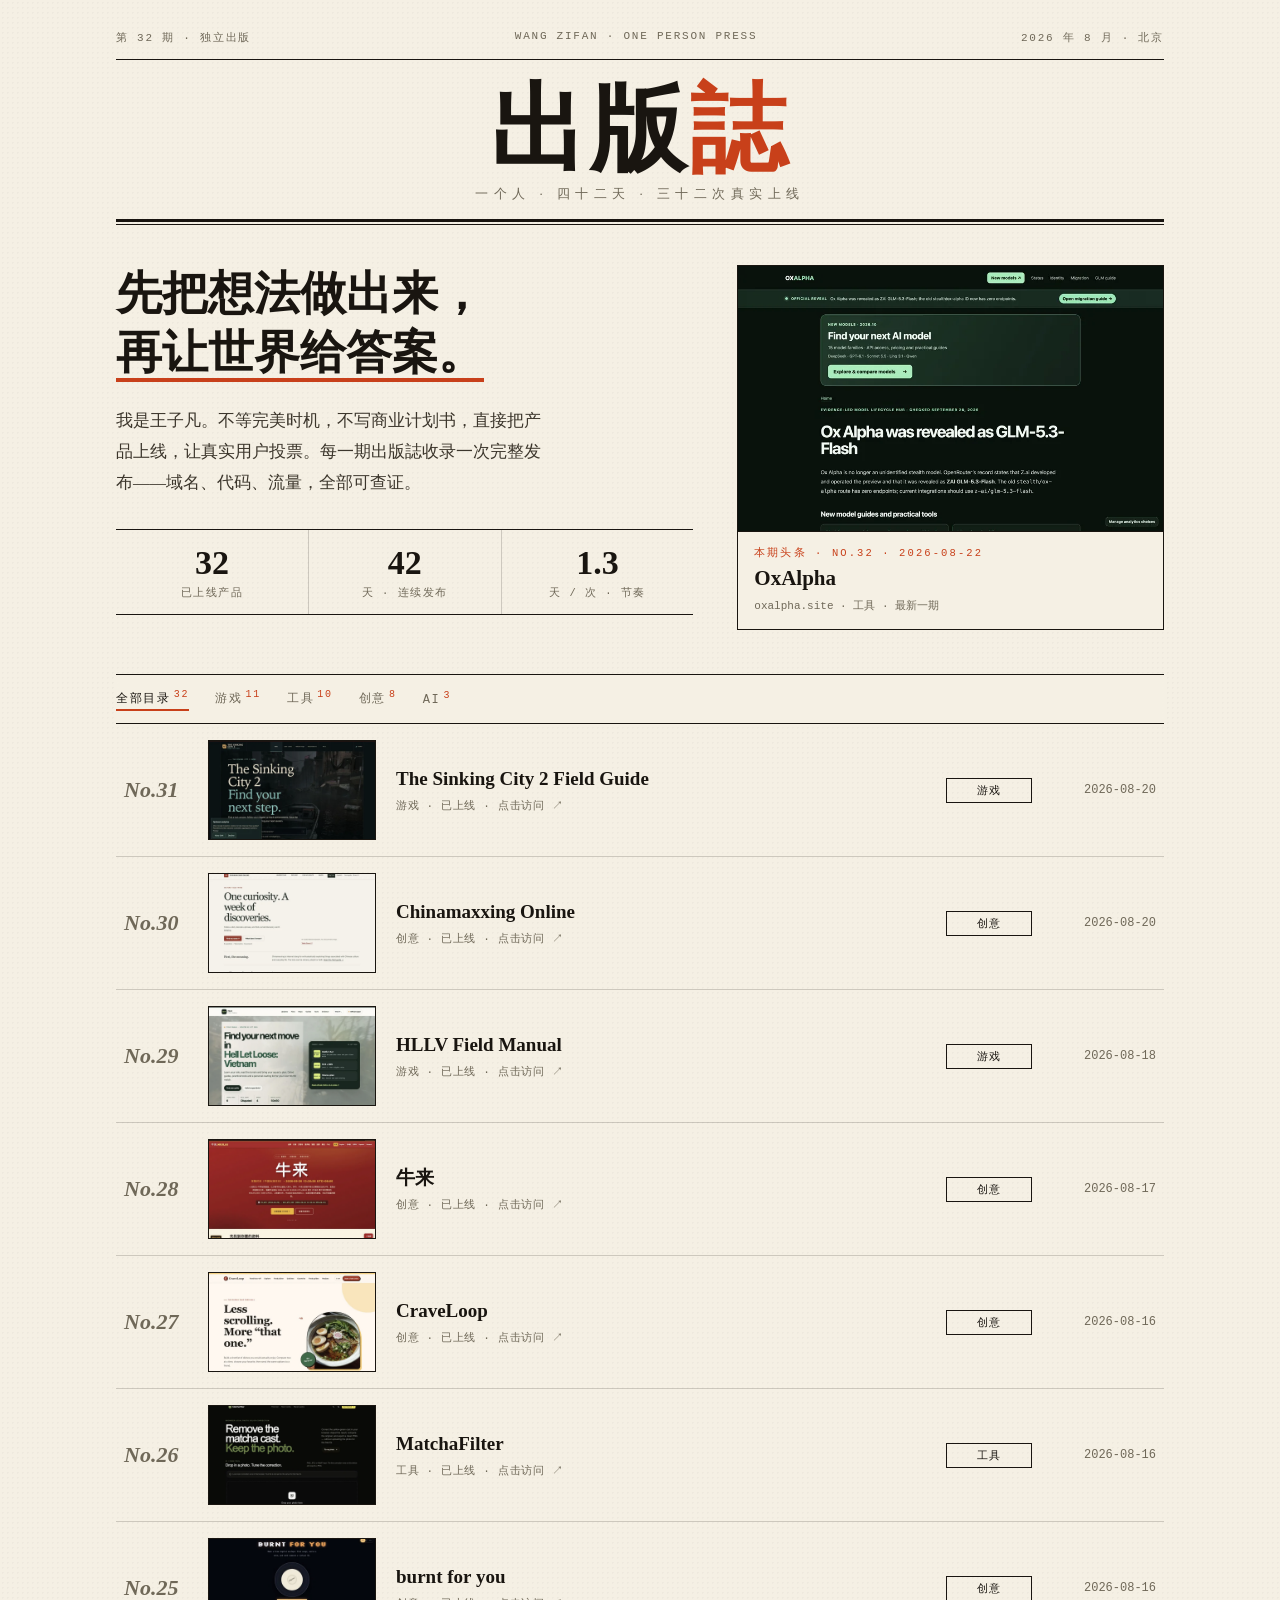
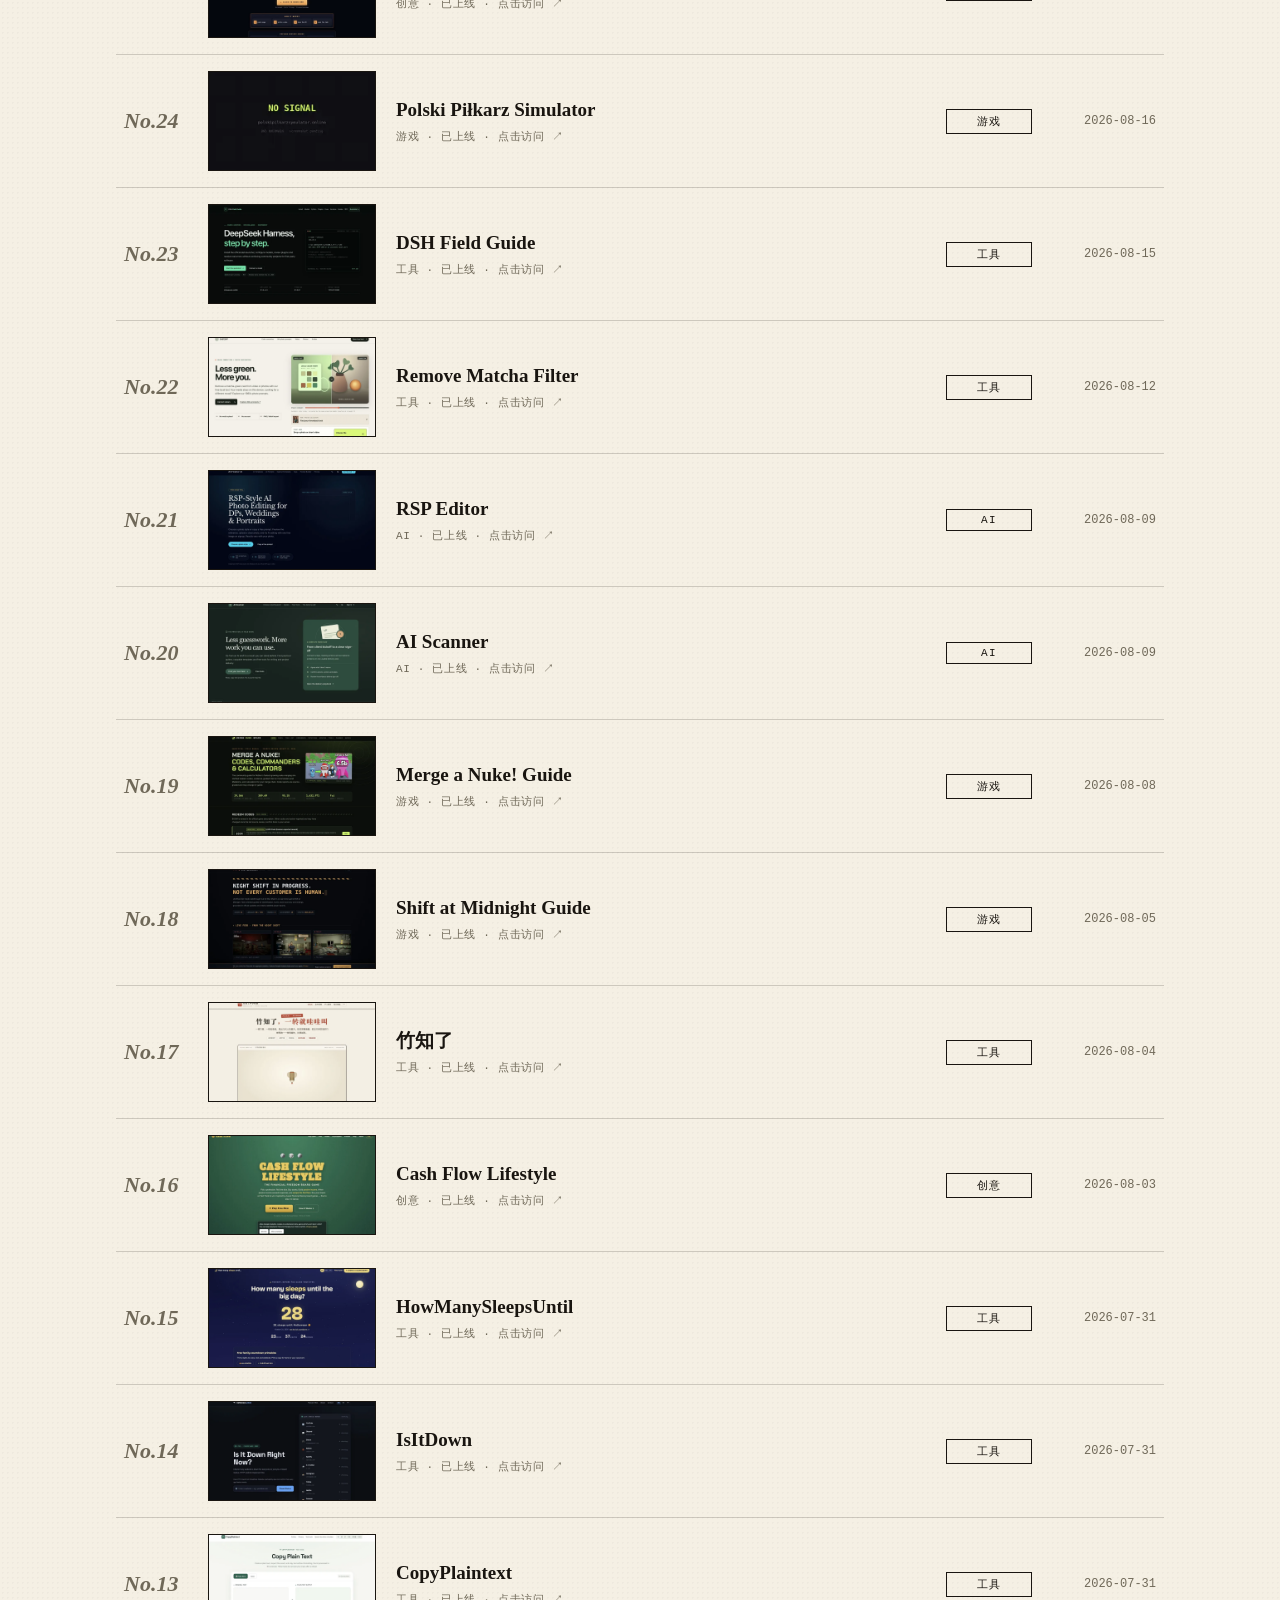
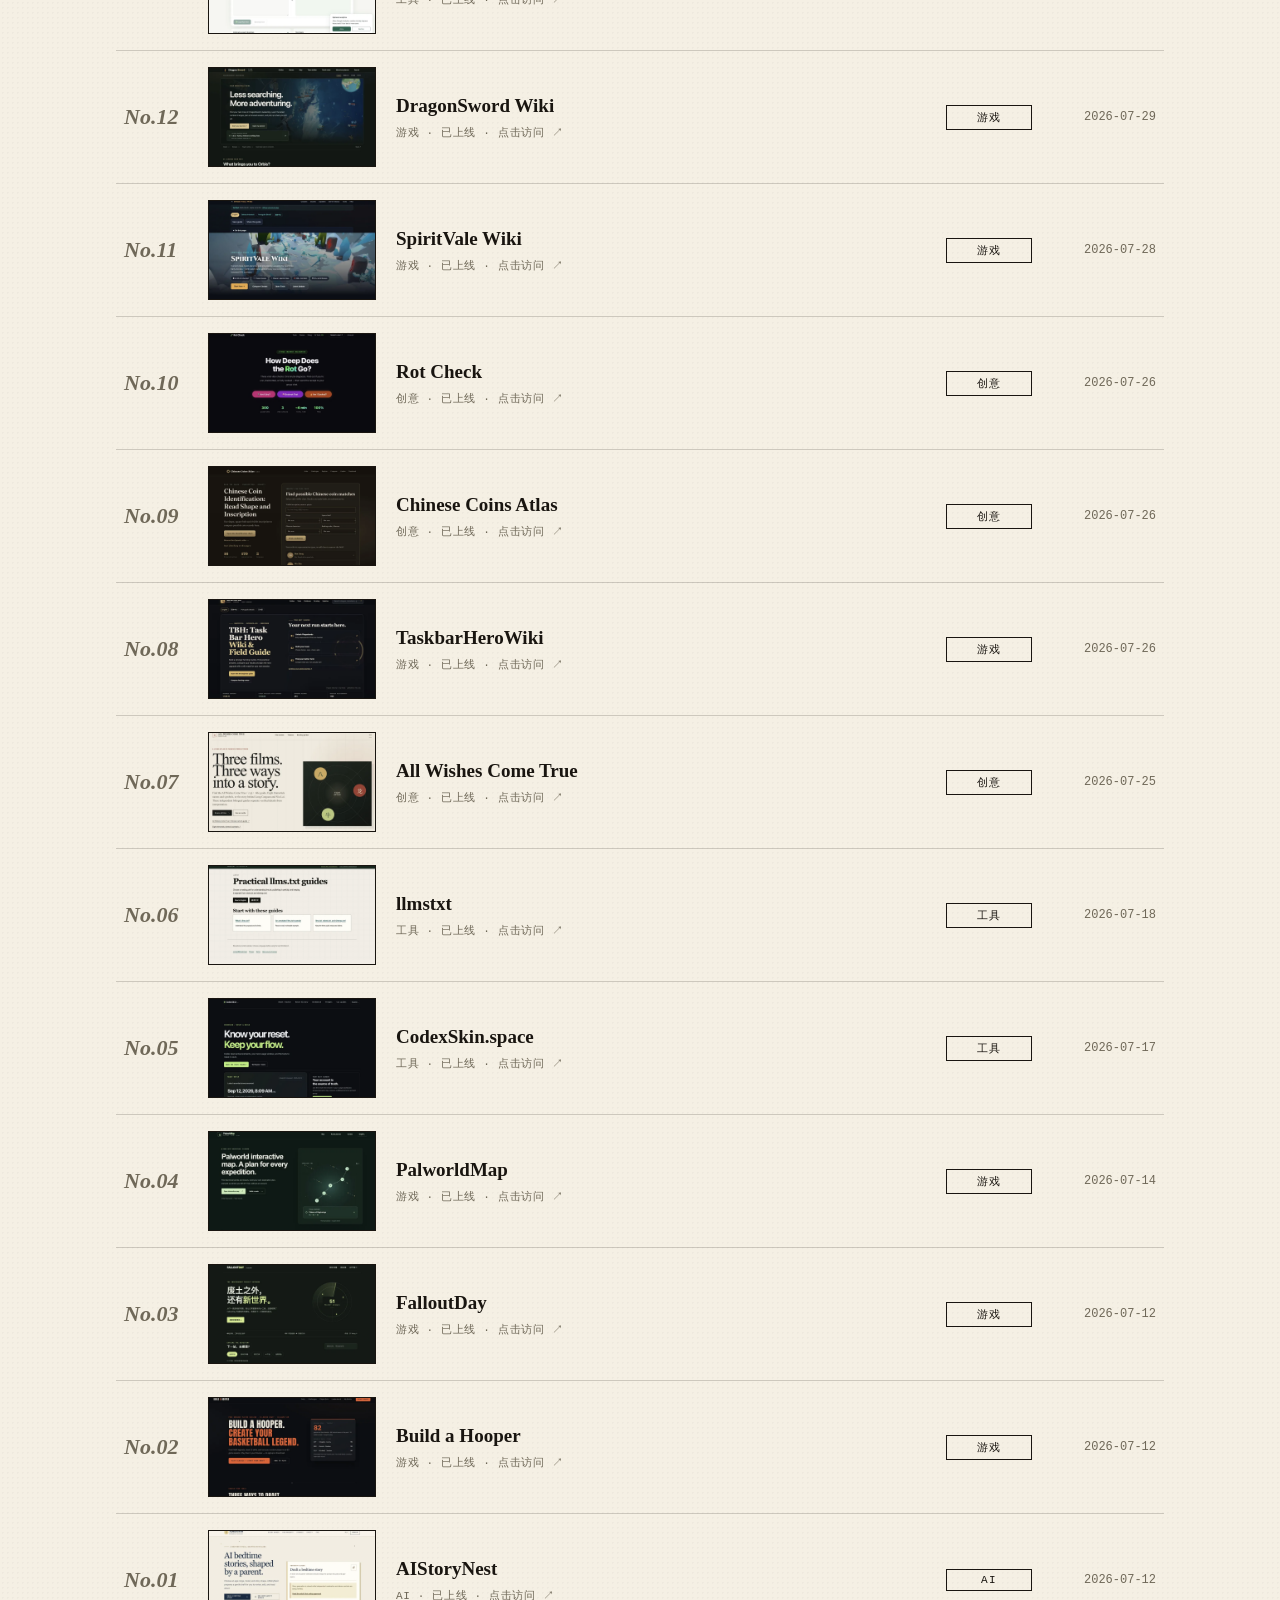
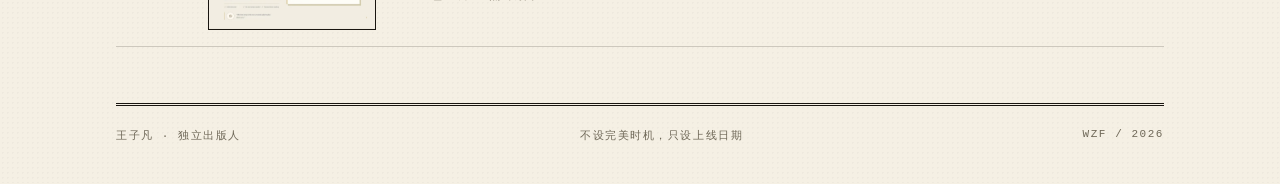
<file: sketches/001-gazette-editorial/index.html>
<!doctype html>
<html lang="zh-CN"><head><meta charset="utf-8"><meta name="viewport" content="width=device-width,initial-scale=1">
<title>出版誌 · 王子凡的 32 次上线</title><style>
:root{--paper:#f5f0e4;--paper2:#efe8d6;--ink:#191510;--accent:#c8401a;--hair:rgba(25,21,16,.18);--dim:#6f6858;
--serif:Georgia,"Times New Roman","Songti SC","STSong","SimSun",serif;--mono:ui-monospace,"SF Mono",Menlo,Consolas,monospace}
*{box-sizing:border-box;margin:0;padding:0}
html{scroll-behavior:smooth}
body{background:var(--paper);color:var(--ink);font-family:var(--serif);-webkit-font-smoothing:antialiased;
background-image:radial-gradient(rgba(25,21,16,.028) 1px,transparent 1px);background-size:5px 5px}
a{color:inherit;text-decoration:none}
.wrap{max-width:1100px;margin:0 auto;padding:0 26px}
/* masthead */
.masthead{padding-top:30px}
.mast-top{display:flex;justify-content:space-between;gap:12px;font-family:var(--mono);font-size:11px;letter-spacing:.16em;text-transform:uppercase;color:var(--dim);padding-bottom:14px;border-bottom:1px solid var(--ink)}
.mast-title{text-align:center;font-size:clamp(46px,8.4vw,96px);font-weight:700;letter-spacing:.04em;padding:20px 0 4px;line-height:1.05}
.mast-title em{font-style:normal;color:var(--accent)}
.mast-sub{text-align:center;font-size:13px;letter-spacing:.42em;color:var(--dim);padding-bottom:16px}
.rule-double{border-top:3px solid var(--ink);border-bottom:1px solid var(--ink);height:6px}
/* front page */
.front{display:grid;grid-template-columns:1.15fr .85fr;gap:44px;padding:40px 0 44px;align-items:start}
.front h2{font-size:clamp(30px,4vw,46px);line-height:1.28;font-weight:700;margin-bottom:22px}
.front h2 span{border-bottom:4px solid var(--accent)}
.front p{font-size:16.5px;line-height:1.9;color:#3c362c;max-width:52ch}
.stats{display:flex;gap:0;margin-top:30px;border-top:1px solid var(--ink);border-bottom:1px solid var(--ink)}
.stats div{flex:1;padding:14px 6px;text-align:center}
.stats div+div{border-left:1px solid var(--hair)}
.stats b{display:block;font-size:34px;font-weight:700;font-family:var(--serif)}
.stats small{font-family:var(--mono);font-size:10.5px;letter-spacing:.14em;text-transform:uppercase;color:var(--dim)}
.feature{border:1px solid var(--ink);background:var(--paper)}
.feature figcaption{padding:14px 16px 16px;border-top:1px solid var(--ink)}
.feature .kicker{font-family:var(--mono);font-size:10.5px;letter-spacing:.2em;color:var(--accent);text-transform:uppercase;margin-bottom:6px}
.feature h3{font-size:21px;font-weight:700;margin-bottom:4px}
.feature small{font-family:var(--mono);font-size:11px;color:var(--dim)}
.feature img{width:100%;display:block;aspect-ratio:16/10;object-fit:cover;filter:saturate(.92)}
/* section tabs */
.tabs-bar{position:sticky;top:0;z-index:9;background:var(--paper);border-top:1px solid var(--ink);border-bottom:1px solid var(--ink)}
.tabs{display:flex;gap:26px;padding:12px 0;overflow-x:auto}
.tab{font-family:var(--mono);font-size:12px;letter-spacing:.14em;text-transform:uppercase;background:none;border:none;cursor:pointer;color:var(--dim);padding:2px 0;border-bottom:2px solid transparent;white-space:nowrap}
.tab.active{color:var(--ink);border-color:var(--accent)}
.tab sup{color:var(--accent);margin-left:3px}
/* ledger rows */
.row{display:grid;grid-template-columns:64px 168px 1fr 86px 104px;gap:20px;align-items:center;padding:16px 8px;border-bottom:1px solid var(--hair);cursor:pointer;transition:background .18s,color .18s}
.row .no{font-family:var(--serif);font-size:22px;font-weight:700;color:var(--dim);font-style:italic}
.row img{width:168px;height:100px;object-fit:cover;border:1px solid var(--ink);filter:saturate(.92);transition:filter .18s}
.row h3{font-size:19px;font-weight:700;line-height:1.3;margin-bottom:3px}
.row .meta{font-family:var(--mono);font-size:11px;letter-spacing:.06em;color:var(--dim)}
.row .cat{font-family:var(--mono);font-size:11px;letter-spacing:.12em;text-transform:uppercase;border:1px solid var(--ink);padding:4px 0;text-align:center}
.row .date{font-family:var(--mono);font-size:12px;text-align:right;color:var(--dim)}
.row:hover{background:var(--ink);color:var(--paper)}
.row:hover .no{color:var(--accent)}
.row:hover .meta,.row:hover .date{color:rgba(245,240,228,.62)}
.row:hover .cat{border-color:rgba(245,240,228,.5)}
.row:hover img{filter:saturate(1.05)}
.row.off{display:none}
/* footer */
.colophon{margin-top:56px;border-top:3px double var(--ink);padding:22px 0 40px;display:flex;justify-content:space-between;font-family:var(--mono);font-size:11px;letter-spacing:.14em;text-transform:uppercase;color:var(--dim)}
@media(max-width:860px){
.front{grid-template-columns:1fr}
.row{grid-template-columns:44px 1fr 90px;grid-template-areas:"no title date" "no img cat";row-gap:10px}
.row .no{grid-area:no;font-size:17px}
.row .tt{grid-area:title}
.row img{grid-area:img;width:100%;height:88px}
.row .cat{grid-area:cat}
.row .date{grid-area:date}
}
</style></head>
<body>
<div class="wrap">
  <header class="masthead">
    <div class="mast-top"><span>第 32 期 · 独立出版</span><span>WANG ZIFAN · ONE PERSON PRESS</span><span>2026 年 8 月 · 北京</span></div>
    <div class="mast-title">出版<em>誌</em></div>
    <div class="mast-sub">一个人 · 四十二天 · 三十二次真实上线</div>
    <div class="rule-double"></div>
  </header>

  <section class="front">
    <div>
      <h2>先把想法做出来，<br><span>再让世界给答案。</span></h2>
      <p>我是王子凡。不等完美时机，不写商业计划书，直接把产品上线，让真实用户投票。每一期出版誌收录一次完整发布——域名、代码、流量，全部可查证。</p>
      <div class="stats">
        <div><b>32</b><small>已上线产品</small></div>
        <div><b>42</b><small>天 · 连续发布</small></div>
        <div><b>1.3</b><small>天 / 次 · 节奏</small></div>
      </div>
    </div>
    <figure class="feature">
      <img src="../../assets/projects/project-32.webp" alt="OxAlpha">
      <figcaption>
        <div class="kicker">本期头条 · No.32 · 2026-08-22</div>
        <h3>OxAlpha</h3>
        <small>oxalpha.site · 工具 · 最新一期</small>
      </figcaption>
    </figure>
  </section>

  <div class="tabs-bar"><div class="tabs">
    <button class="tab active" data-f="all">全部目录<sup>32</sup></button>
    <button class="tab" data-f="game">游戏<sup>11</sup></button>
    <button class="tab" data-f="tool">工具<sup>10</sup></button>
    <button class="tab" data-f="creative">创意<sup>8</sup></button>
    <button class="tab" data-f="ai">AI<sup>3</sup></button>
  </div></div>

  <section>
<a class="row" data-cat="game" href="https://thesinkingcity2.top/" target="_blank" rel="noopener"><span class="no">No.31</span><img src="../../assets/projects/project-31.webp" alt="The Sinking City 2 Field Guide" loading="lazy"><span class="tt"><h3>The Sinking City 2 Field Guide</h3><span class="meta">游戏 · 已上线 · 点击访问 ↗</span></span><span class="cat">游戏</span><span class="date">2026-08-20</span></a>
<a class="row" data-cat="creative" href="https://chinamaxxing.site/" target="_blank" rel="noopener"><span class="no">No.30</span><img src="../../assets/projects/project-30.webp" alt="Chinamaxxing Online" loading="lazy"><span class="tt"><h3>Chinamaxxing Online</h3><span class="meta">创意 · 已上线 · 点击访问 ↗</span></span><span class="cat">创意</span><span class="date">2026-08-20</span></a>
<a class="row" data-cat="game" href="https://hellletloosevietnam.blog/" target="_blank" rel="noopener"><span class="no">No.29</span><img src="../../assets/projects/project-29.webp" alt="HLLV Field Manual" loading="lazy"><span class="tt"><h3>HLLV Field Manual</h3><span class="meta">游戏 · 已上线 · 点击访问 ↗</span></span><span class="cat">游戏</span><span class="date">2026-08-18</span></a>
<a class="row" data-cat="creative" href="https://niulai.blog/" target="_blank" rel="noopener"><span class="no">No.28</span><img src="../../assets/projects/project-28.webp" alt="牛来" loading="lazy"><span class="tt"><h3>牛来</h3><span class="meta">创意 · 已上线 · 点击访问 ↗</span></span><span class="cat">创意</span><span class="date">2026-08-17</span></a>
<a class="row" data-cat="creative" href="https://foodnevercomes.online/" target="_blank" rel="noopener"><span class="no">No.27</span><img src="../../assets/projects/project-27.webp" alt="CraveLoop" loading="lazy"><span class="tt"><h3>CraveLoop</h3><span class="meta">创意 · 已上线 · 点击访问 ↗</span></span><span class="cat">创意</span><span class="date">2026-08-16</span></a>
<a class="row" data-cat="tool" href="https://matchafilter.cc/" target="_blank" rel="noopener"><span class="no">No.26</span><img src="../../assets/projects/project-26.webp" alt="MatchaFilter" loading="lazy"><span class="tt"><h3>MatchaFilter</h3><span class="meta">工具 · 已上线 · 点击访问 ↗</span></span><span class="cat">工具</span><span class="date">2026-08-16</span></a>
<a class="row" data-cat="creative" href="https://burncd.xyz/" target="_blank" rel="noopener"><span class="no">No.25</span><img src="../../assets/projects/project-25.webp" alt="burnt for you" loading="lazy"><span class="tt"><h3>burnt for you</h3><span class="meta">创意 · 已上线 · 点击访问 ↗</span></span><span class="cat">创意</span><span class="date">2026-08-16</span></a>
<a class="row" data-cat="game" href="https://polskipilkarzsymulator.online/" target="_blank" rel="noopener"><span class="no">No.24</span><img src="../../assets/projects/project-24.webp" alt="Polski Piłkarz Simulator" loading="lazy"><span class="tt"><h3>Polski Piłkarz Simulator</h3><span class="meta">游戏 · 已上线 · 点击访问 ↗</span></span><span class="cat">游戏</span><span class="date">2026-08-16</span></a>
<a class="row" data-cat="tool" href="https://deepseekharness.site/" target="_blank" rel="noopener"><span class="no">No.23</span><img src="../../assets/projects/project-23.webp" alt="DSH Field Guide" loading="lazy"><span class="tt"><h3>DSH Field Guide</h3><span class="meta">工具 · 已上线 · 点击访问 ↗</span></span><span class="cat">工具</span><span class="date">2026-08-15</span></a>
<a class="row" data-cat="tool" href="https://remove-matcha-filter.com/" target="_blank" rel="noopener"><span class="no">No.22</span><img src="../../assets/projects/project-22.webp" alt="Remove Matcha Filter" loading="lazy"><span class="tt"><h3>Remove Matcha Filter</h3><span class="meta">工具 · 已上线 · 点击访问 ↗</span></span><span class="cat">工具</span><span class="date">2026-08-12</span></a>
<a class="row" data-cat="ai" href="https://rspeditor.app/" target="_blank" rel="noopener"><span class="no">No.21</span><img src="../../assets/projects/project-21.webp" alt="RSP Editor" loading="lazy"><span class="tt"><h3>RSP Editor</h3><span class="meta">AI · 已上线 · 点击访问 ↗</span></span><span class="cat">AI</span><span class="date">2026-08-09</span></a>
<a class="row" data-cat="ai" href="https://aiscanner.run/" target="_blank" rel="noopener"><span class="no">No.20</span><img src="../../assets/projects/project-20.webp" alt="AI Scanner" loading="lazy"><span class="tt"><h3>AI Scanner</h3><span class="meta">AI · 已上线 · 点击访问 ↗</span></span><span class="cat">AI</span><span class="date">2026-08-09</span></a>
<a class="row" data-cat="game" href="https://mergeanuke.space/" target="_blank" rel="noopener"><span class="no">No.19</span><img src="../../assets/projects/project-19.webp" alt="Merge a Nuke! Guide" loading="lazy"><span class="tt"><h3>Merge a Nuke! Guide</h3><span class="meta">游戏 · 已上线 · 点击访问 ↗</span></span><span class="cat">游戏</span><span class="date">2026-08-08</span></a>
<a class="row" data-cat="game" href="https://shiftatmidnight.blog/" target="_blank" rel="noopener"><span class="no">No.18</span><img src="../../assets/projects/project-18.webp" alt="Shift at Midnight Guide" loading="lazy"><span class="tt"><h3>Shift at Midnight Guide</h3><span class="meta">游戏 · 已上线 · 点击访问 ↗</span></span><span class="cat">游戏</span><span class="date">2026-08-05</span></a>
<a class="row" data-cat="tool" href="https://zhuzhiliao.buzz/" target="_blank" rel="noopener"><span class="no">No.17</span><img src="../../assets/projects/project-17.webp" alt="竹知了" loading="lazy"><span class="tt"><h3>竹知了</h3><span class="meta">工具 · 已上线 · 点击访问 ↗</span></span><span class="cat">工具</span><span class="date">2026-08-04</span></a>
<a class="row" data-cat="creative" href="https://cashflow.lifestyle/" target="_blank" rel="noopener"><span class="no">No.16</span><img src="../../assets/projects/project-16.webp" alt="Cash Flow Lifestyle" loading="lazy"><span class="tt"><h3>Cash Flow Lifestyle</h3><span class="meta">创意 · 已上线 · 点击访问 ↗</span></span><span class="cat">创意</span><span class="date">2026-08-03</span></a>
<a class="row" data-cat="tool" href="https://howmanysleepsuntil.rest/" target="_blank" rel="noopener"><span class="no">No.15</span><img src="../../assets/projects/project-15.webp" alt="HowManySleepsUntil" loading="lazy"><span class="tt"><h3>HowManySleepsUntil</h3><span class="meta">工具 · 已上线 · 点击访问 ↗</span></span><span class="cat">工具</span><span class="date">2026-07-31</span></a>
<a class="row" data-cat="tool" href="https://isitdown.click/" target="_blank" rel="noopener"><span class="no">No.14</span><img src="../../assets/projects/project-14.webp" alt="IsItDown" loading="lazy"><span class="tt"><h3>IsItDown</h3><span class="meta">工具 · 已上线 · 点击访问 ↗</span></span><span class="cat">工具</span><span class="date">2026-07-31</span></a>
<a class="row" data-cat="tool" href="https://copyplaintext.com/" target="_blank" rel="noopener"><span class="no">No.13</span><img src="../../assets/projects/project-13.webp" alt="CopyPlaintext" loading="lazy"><span class="tt"><h3>CopyPlaintext</h3><span class="meta">工具 · 已上线 · 点击访问 ↗</span></span><span class="cat">工具</span><span class="date">2026-07-31</span></a>
<a class="row" data-cat="game" href="https://dragonswordawakening.fun/" target="_blank" rel="noopener"><span class="no">No.12</span><img src="../../assets/projects/project-12.webp" alt="DragonSword Wiki" loading="lazy"><span class="tt"><h3>DragonSword Wiki</h3><span class="meta">游戏 · 已上线 · 点击访问 ↗</span></span><span class="cat">游戏</span><span class="date">2026-07-29</span></a>
<a class="row" data-cat="game" href="https://spiritvale.blog/" target="_blank" rel="noopener"><span class="no">No.11</span><img src="../../assets/projects/project-11.webp" alt="SpiritVale Wiki" loading="lazy"><span class="tt"><h3>SpiritVale Wiki</h3><span class="meta">游戏 · 已上线 · 点击访问 ↗</span></span><span class="cat">游戏</span><span class="date">2026-07-28</span></a>
<a class="row" data-cat="creative" href="https://rotcheck.cyou/" target="_blank" rel="noopener"><span class="no">No.10</span><img src="../../assets/projects/project-10.webp" alt="Rot Check" loading="lazy"><span class="tt"><h3>Rot Check</h3><span class="meta">创意 · 已上线 · 点击访问 ↗</span></span><span class="cat">创意</span><span class="date">2026-07-26</span></a>
<a class="row" data-cat="creative" href="https://chinesecashcoins.wiki/" target="_blank" rel="noopener"><span class="no">No.09</span><img src="../../assets/projects/project-09.webp" alt="Chinese Coins Atlas" loading="lazy"><span class="tt"><h3>Chinese Coins Atlas</h3><span class="meta">创意 · 已上线 · 点击访问 ↗</span></span><span class="cat">创意</span><span class="date">2026-07-26</span></a>
<a class="row" data-cat="game" href="https://taskbarherowiki.best/" target="_blank" rel="noopener"><span class="no">No.08</span><img src="../../assets/projects/project-08.webp" alt="TaskbarHeroWiki" loading="lazy"><span class="tt"><h3>TaskbarHeroWiki</h3><span class="meta">游戏 · 已上线 · 点击访问 ↗</span></span><span class="cat">游戏</span><span class="date">2026-07-26</span></a>
<a class="row" data-cat="creative" href="https://allwishescometrue.site/" target="_blank" rel="noopener"><span class="no">No.07</span><img src="../../assets/projects/project-07.webp" alt="All Wishes Come True" loading="lazy"><span class="tt"><h3>All Wishes Come True</h3><span class="meta">创意 · 已上线 · 点击访问 ↗</span></span><span class="cat">创意</span><span class="date">2026-07-25</span></a>
<a class="row" data-cat="tool" href="https://llmstxt.best/" target="_blank" rel="noopener"><span class="no">No.06</span><img src="../../assets/projects/project-06.webp" alt="llmstxt" loading="lazy"><span class="tt"><h3>llmstxt</h3><span class="meta">工具 · 已上线 · 点击访问 ↗</span></span><span class="cat">工具</span><span class="date">2026-07-18</span></a>
<a class="row" data-cat="tool" href="https://codexskin.space/" target="_blank" rel="noopener"><span class="no">No.05</span><img src="../../assets/projects/project-05.webp" alt="CodexSkin.space" loading="lazy"><span class="tt"><h3>CodexSkin.space</h3><span class="meta">工具 · 已上线 · 点击访问 ↗</span></span><span class="cat">工具</span><span class="date">2026-07-17</span></a>
<a class="row" data-cat="game" href="https://palworldmap.best/" target="_blank" rel="noopener"><span class="no">No.04</span><img src="../../assets/projects/project-04.webp" alt="PalworldMap" loading="lazy"><span class="tt"><h3>PalworldMap</h3><span class="meta">游戏 · 已上线 · 点击访问 ↗</span></span><span class="cat">游戏</span><span class="date">2026-07-14</span></a>
<a class="row" data-cat="game" href="https://falloutday.online/" target="_blank" rel="noopener"><span class="no">No.03</span><img src="../../assets/projects/project-03.webp" alt="FalloutDay" loading="lazy"><span class="tt"><h3>FalloutDay</h3><span class="meta">游戏 · 已上线 · 点击访问 ↗</span></span><span class="cat">游戏</span><span class="date">2026-07-12</span></a>
<a class="row" data-cat="game" href="https://buildahooper.best/" target="_blank" rel="noopener"><span class="no">No.02</span><img src="../../assets/projects/project-02.webp" alt="Build a Hooper" loading="lazy"><span class="tt"><h3>Build a Hooper</h3><span class="meta">游戏 · 已上线 · 点击访问 ↗</span></span><span class="cat">游戏</span><span class="date">2026-07-12</span></a>
<a class="row" data-cat="ai" href="https://aistorynest.mom/" target="_blank" rel="noopener"><span class="no">No.01</span><img src="../../assets/projects/project-01.webp" alt="AIStoryNest" loading="lazy"><span class="tt"><h3>AIStoryNest</h3><span class="meta">AI · 已上线 · 点击访问 ↗</span></span><span class="cat">AI</span><span class="date">2026-07-12</span></a>
  </section>

  <footer class="colophon"><span>王子凡 · 独立出版人</span><span>不设完美时机，只设上线日期</span><span>WZF / 2026</span></footer>
</div>
<script>
const tabs=[...document.querySelectorAll('.tab')];
const rows=[...document.querySelectorAll('.row')];
tabs.forEach(t=>t.addEventListener('click',()=>{
 tabs.forEach(x=>x.classList.toggle('active',x===t));
 const f=t.dataset.f;
 rows.forEach(r=>r.classList.toggle('off',f!=='all'&&r.dataset.cat!==f));
}));
</script>
</body></html>
</file>
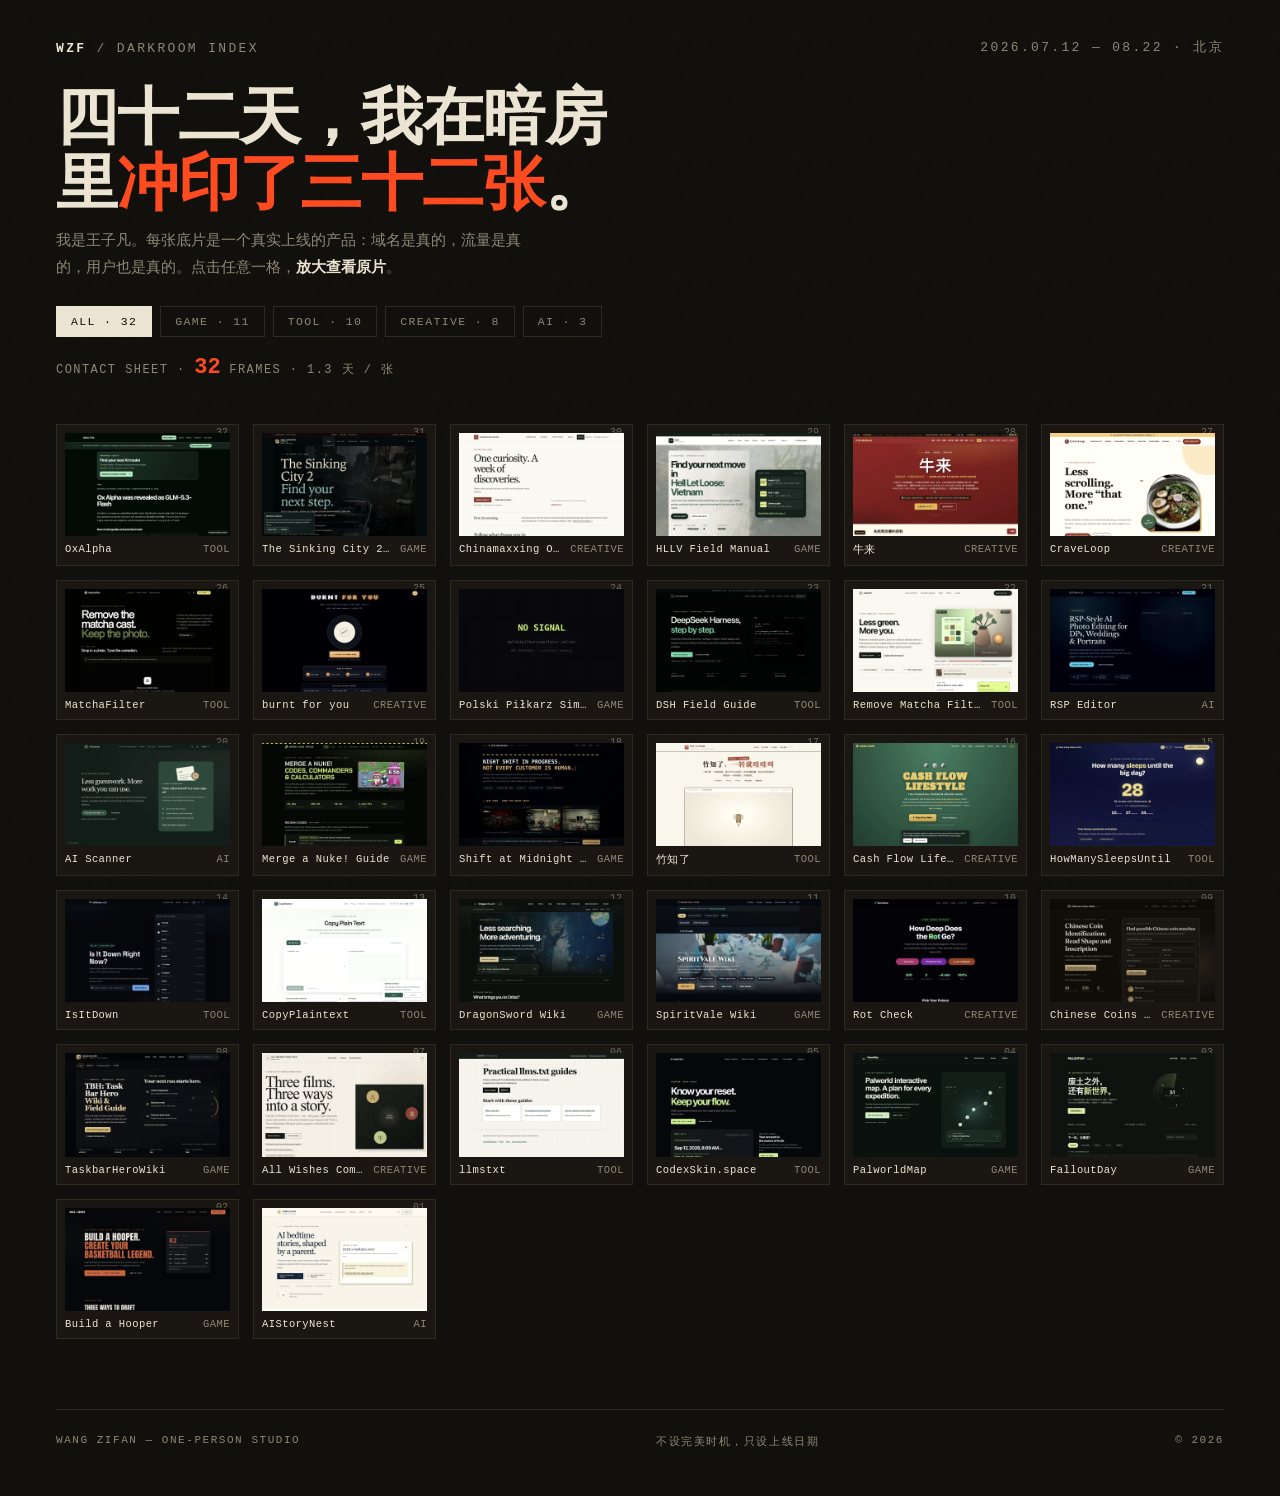
<file: sketches/002-darkroom-contact-sheet/index.html>
<!doctype html>
<html lang="zh-CN"><head><meta charset="utf-8"><meta name="viewport" content="width=device-width,initial-scale=1">
<title>暗房 · 王子凡的 32 次上线</title><style>
:root{--bg:#12100c;--bg2:#1a1712;--fg:#ece5d3;--dim:#8f8776;--edge:#2e2a20;--red:#ff4b1f;--tape:rgba(236,229,211,.07);
--sans:"Helvetica Neue",Arial,"PingFang SC","Hiragino Sans GB","Microsoft YaHei",sans-serif;--mono:ui-monospace,"SF Mono",Menlo,Consolas,monospace}
*{box-sizing:border-box;margin:0;padding:0}
html{scroll-behavior:smooth}
body{background:var(--bg);color:var(--fg);font-family:var(--sans);-webkit-font-smoothing:antialiased;overflow-x:hidden}
body::before{content:"";position:fixed;inset:0;pointer-events:none;opacity:.05;
background-image:url('data:image/svg+xml;utf8,<svg xmlns="http://www.w3.org/2000/svg" width="120" height="120"><filter id="n"><feTurbulence baseFrequency="0.9" numOctaves="2"/></filter><rect width="120" height="120" filter="url(%23n)" opacity="0.6"/></svg>')}
a{color:inherit;text-decoration:none}
.wrap{max-width:1220px;margin:0 auto;padding:0 26px}
/* header */
header{padding:38px 0 10px;display:flex;justify-content:space-between;align-items:flex-end;gap:20px;flex-wrap:wrap}
.brand{font-family:var(--mono);font-size:13px;letter-spacing:.18em;color:var(--dim)}
.brand b{color:var(--fg)}
h1{font-size:clamp(34px,5.4vw,62px);font-weight:800;line-height:1.06;letter-spacing:-.015em;max-width:16ch;padding:18px 0 12px}
h1 em{font-style:normal;color:var(--red)}
.lede{color:var(--dim);font-size:15px;line-height:1.75;max-width:58ch}
.lede b{color:var(--fg);font-weight:600}
.counter{font-family:var(--mono);font-size:12px;letter-spacing:.12em;color:var(--dim);margin-top:18px}
.counter b{color:var(--red);font-size:22px;letter-spacing:0}
/* contact sheet */
.sheet{display:grid;grid-template-columns:repeat(6,minmax(0,1fr));gap:14px;margin:44px 0 70px}
.cell{position:relative;background:var(--bg2);border:1px solid var(--edge);padding:8px;cursor:pointer;
transition:transform .25s cubic-bezier(.2,.9,.3,1.3),border-color .25s,box-shadow .25s}
.cell img{width:100%;aspect-ratio:16/10;object-fit:cover;display:block;filter:grayscale(.25) contrast(1.06);transition:filter .25s}
.cell .cap{display:flex;justify-content:space-between;gap:8px;font-family:var(--mono);font-size:10.5px;color:var(--dim);padding-top:7px;letter-spacing:.04em}
.cell .cap b{color:var(--fg);font-weight:500;white-space:nowrap;overflow:hidden;text-overflow:ellipsis}
.cell .frame-no{position:absolute;top:2px;right:10px;font-family:var(--mono);font-size:10px;color:rgba(236,229,211,.4)}
.cell:hover{transform:translateY(-5px) rotate(-.5deg);border-color:var(--red);box-shadow:0 14px 30px rgba(0,0,0,.5)}
.cell:hover img{filter:grayscale(0) contrast(1.02)}
.cell.off{display:none}
/* lightbox */
.lb{position:fixed;inset:0;z-index:50;background:rgba(10,9,7,.88);backdrop-filter:blur(6px);display:none;align-items:center;justify-content:center;padding:26px}
.lb.open{display:flex}
.lb-card{width:min(880px,100%);background:var(--bg2);border:1px solid var(--edge);box-shadow:0 30px 80px rgba(0,0,0,.6)}
.lb-card img{width:100%;aspect-ratio:16/9;object-fit:cover;display:block}
.lb-body{display:flex;justify-content:space-between;align-items:center;gap:16px;padding:18px 20px;flex-wrap:wrap}
.lb-body h3{font-size:22px;font-weight:750;letter-spacing:-.01em}
.lb-meta{font-family:var(--mono);font-size:11.5px;color:var(--dim);margin-top:4px;letter-spacing:.06em}
.lb-actions{display:flex;gap:10px}
.btn{font-family:var(--mono);font-size:12px;letter-spacing:.1em;padding:11px 18px;border:1px solid var(--edge);color:var(--fg);background:none;cursor:pointer;transition:.2s}
.btn:hover{border-color:var(--red);color:var(--red)}
.btn.hot{background:var(--red);border-color:var(--red);color:#140c08;font-weight:700}
.btn.hot:hover{filter:brightness(1.12);color:#140c08}
.lb-close{position:absolute;top:22px;right:26px;font-family:var(--mono);color:var(--dim);background:none;border:none;font-size:13px;cursor:pointer;letter-spacing:.1em}
.lb-close:hover{color:var(--fg)}
/* filters */
.filters{display:flex;gap:8px;flex-wrap:wrap;margin-top:26px}
.f{font-family:var(--mono);font-size:11.5px;letter-spacing:.12em;padding:8px 14px;border:1px solid var(--edge);background:none;color:var(--dim);cursor:pointer;transition:.2s}
.f:hover{color:var(--fg);border-color:var(--dim)}
.f.on{color:#140c08;background:var(--fg);border-color:var(--fg)}
/* footer */
footer{border-top:1px solid var(--edge);margin-top:10px;padding:24px 0 46px;display:flex;justify-content:space-between;gap:14px;font-family:var(--mono);font-size:11px;letter-spacing:.14em;color:var(--dim);flex-wrap:wrap}
@media(max-width:980px){.sheet{grid-template-columns:repeat(3,1fr)}}
@media(max-width:620px){.sheet{grid-template-columns:repeat(2,1fr)} .lb-body{padding:14px}}
</style></head>
<body>
<div class="wrap">
<header><span class="brand"><b>WZF</b> / DARKROOM INDEX</span><span class="brand">2026.07.12 — 08.22 · 北京</span></header>
<h1>四十二天，我在暗房里<em>冲印了三十二张</em>。</h1>
<p class="lede">我是王子凡。每张底片是一个真实上线的产品：域名是真的，流量是真的，用户也是真的。点击任意一格，<b>放大查看原片</b>。</p>
<div class="filters">
<button class="f on" data-f="all">ALL · 32</button>
<button class="f" data-f="game">GAME · 11</button>
<button class="f" data-f="tool">TOOL · 10</button>
<button class="f" data-f="creative">CREATIVE · 8</button>
<button class="f" data-f="ai">AI · 3</button>
</div>
<div class="counter">CONTACT SHEET · <b>32</b> FRAMES · 1.3 天 / 张</div>
<div class="sheet" id="sheet">
<div class="cell" role="button" tabindex="0" aria-label="OxAlpha"><span class="frame-no">32</span><img src="../../assets/projects/project-32.webp" alt="OxAlpha" loading="lazy"><div class="cap"><b>OxAlpha</b><span>TOOL</span></div></div>
<div class="cell" role="button" tabindex="0" aria-label="The Sinking City 2 Field Guide"><span class="frame-no">31</span><img src="../../assets/projects/project-31.webp" alt="The Sinking City 2 Field Guide" loading="lazy"><div class="cap"><b>The Sinking City 2 Field Guide</b><span>GAME</span></div></div>
<div class="cell" role="button" tabindex="0" aria-label="Chinamaxxing Online"><span class="frame-no">30</span><img src="../../assets/projects/project-30.webp" alt="Chinamaxxing Online" loading="lazy"><div class="cap"><b>Chinamaxxing Online</b><span>CREATIVE</span></div></div>
<div class="cell" role="button" tabindex="0" aria-label="HLLV Field Manual"><span class="frame-no">29</span><img src="../../assets/projects/project-29.webp" alt="HLLV Field Manual" loading="lazy"><div class="cap"><b>HLLV Field Manual</b><span>GAME</span></div></div>
<div class="cell" role="button" tabindex="0" aria-label="牛来"><span class="frame-no">28</span><img src="../../assets/projects/project-28.webp" alt="牛来" loading="lazy"><div class="cap"><b>牛来</b><span>CREATIVE</span></div></div>
<div class="cell" role="button" tabindex="0" aria-label="CraveLoop"><span class="frame-no">27</span><img src="../../assets/projects/project-27.webp" alt="CraveLoop" loading="lazy"><div class="cap"><b>CraveLoop</b><span>CREATIVE</span></div></div>
<div class="cell" role="button" tabindex="0" aria-label="MatchaFilter"><span class="frame-no">26</span><img src="../../assets/projects/project-26.webp" alt="MatchaFilter" loading="lazy"><div class="cap"><b>MatchaFilter</b><span>TOOL</span></div></div>
<div class="cell" role="button" tabindex="0" aria-label="burnt for you"><span class="frame-no">25</span><img src="../../assets/projects/project-25.webp" alt="burnt for you" loading="lazy"><div class="cap"><b>burnt for you</b><span>CREATIVE</span></div></div>
<div class="cell" role="button" tabindex="0" aria-label="Polski Piłkarz Simulator"><span class="frame-no">24</span><img src="../../assets/projects/project-24.webp" alt="Polski Piłkarz Simulator" loading="lazy"><div class="cap"><b>Polski Piłkarz Simulator</b><span>GAME</span></div></div>
<div class="cell" role="button" tabindex="0" aria-label="DSH Field Guide"><span class="frame-no">23</span><img src="../../assets/projects/project-23.webp" alt="DSH Field Guide" loading="lazy"><div class="cap"><b>DSH Field Guide</b><span>TOOL</span></div></div>
<div class="cell" role="button" tabindex="0" aria-label="Remove Matcha Filter"><span class="frame-no">22</span><img src="../../assets/projects/project-22.webp" alt="Remove Matcha Filter" loading="lazy"><div class="cap"><b>Remove Matcha Filter</b><span>TOOL</span></div></div>
<div class="cell" role="button" tabindex="0" aria-label="RSP Editor"><span class="frame-no">21</span><img src="../../assets/projects/project-21.webp" alt="RSP Editor" loading="lazy"><div class="cap"><b>RSP Editor</b><span>AI</span></div></div>
<div class="cell" role="button" tabindex="0" aria-label="AI Scanner"><span class="frame-no">20</span><img src="../../assets/projects/project-20.webp" alt="AI Scanner" loading="lazy"><div class="cap"><b>AI Scanner</b><span>AI</span></div></div>
<div class="cell" role="button" tabindex="0" aria-label="Merge a Nuke! Guide"><span class="frame-no">19</span><img src="../../assets/projects/project-19.webp" alt="Merge a Nuke! Guide" loading="lazy"><div class="cap"><b>Merge a Nuke! Guide</b><span>GAME</span></div></div>
<div class="cell" role="button" tabindex="0" aria-label="Shift at Midnight Guide"><span class="frame-no">18</span><img src="../../assets/projects/project-18.webp" alt="Shift at Midnight Guide" loading="lazy"><div class="cap"><b>Shift at Midnight Guide</b><span>GAME</span></div></div>
<div class="cell" role="button" tabindex="0" aria-label="竹知了"><span class="frame-no">17</span><img src="../../assets/projects/project-17.webp" alt="竹知了" loading="lazy"><div class="cap"><b>竹知了</b><span>TOOL</span></div></div>
<div class="cell" role="button" tabindex="0" aria-label="Cash Flow Lifestyle"><span class="frame-no">16</span><img src="../../assets/projects/project-16.webp" alt="Cash Flow Lifestyle" loading="lazy"><div class="cap"><b>Cash Flow Lifestyle</b><span>CREATIVE</span></div></div>
<div class="cell" role="button" tabindex="0" aria-label="HowManySleepsUntil"><span class="frame-no">15</span><img src="../../assets/projects/project-15.webp" alt="HowManySleepsUntil" loading="lazy"><div class="cap"><b>HowManySleepsUntil</b><span>TOOL</span></div></div>
<div class="cell" role="button" tabindex="0" aria-label="IsItDown"><span class="frame-no">14</span><img src="../../assets/projects/project-14.webp" alt="IsItDown" loading="lazy"><div class="cap"><b>IsItDown</b><span>TOOL</span></div></div>
<div class="cell" role="button" tabindex="0" aria-label="CopyPlaintext"><span class="frame-no">13</span><img src="../../assets/projects/project-13.webp" alt="CopyPlaintext" loading="lazy"><div class="cap"><b>CopyPlaintext</b><span>TOOL</span></div></div>
<div class="cell" role="button" tabindex="0" aria-label="DragonSword Wiki"><span class="frame-no">12</span><img src="../../assets/projects/project-12.webp" alt="DragonSword Wiki" loading="lazy"><div class="cap"><b>DragonSword Wiki</b><span>GAME</span></div></div>
<div class="cell" role="button" tabindex="0" aria-label="SpiritVale Wiki"><span class="frame-no">11</span><img src="../../assets/projects/project-11.webp" alt="SpiritVale Wiki" loading="lazy"><div class="cap"><b>SpiritVale Wiki</b><span>GAME</span></div></div>
<div class="cell" role="button" tabindex="0" aria-label="Rot Check"><span class="frame-no">10</span><img src="../../assets/projects/project-10.webp" alt="Rot Check" loading="lazy"><div class="cap"><b>Rot Check</b><span>CREATIVE</span></div></div>
<div class="cell" role="button" tabindex="0" aria-label="Chinese Coins Atlas"><span class="frame-no">09</span><img src="../../assets/projects/project-09.webp" alt="Chinese Coins Atlas" loading="lazy"><div class="cap"><b>Chinese Coins Atlas</b><span>CREATIVE</span></div></div>
<div class="cell" role="button" tabindex="0" aria-label="TaskbarHeroWiki"><span class="frame-no">08</span><img src="../../assets/projects/project-08.webp" alt="TaskbarHeroWiki" loading="lazy"><div class="cap"><b>TaskbarHeroWiki</b><span>GAME</span></div></div>
<div class="cell" role="button" tabindex="0" aria-label="All Wishes Come True"><span class="frame-no">07</span><img src="../../assets/projects/project-07.webp" alt="All Wishes Come True" loading="lazy"><div class="cap"><b>All Wishes Come True</b><span>CREATIVE</span></div></div>
<div class="cell" role="button" tabindex="0" aria-label="llmstxt"><span class="frame-no">06</span><img src="../../assets/projects/project-06.webp" alt="llmstxt" loading="lazy"><div class="cap"><b>llmstxt</b><span>TOOL</span></div></div>
<div class="cell" role="button" tabindex="0" aria-label="CodexSkin.space"><span class="frame-no">05</span><img src="../../assets/projects/project-05.webp" alt="CodexSkin.space" loading="lazy"><div class="cap"><b>CodexSkin.space</b><span>TOOL</span></div></div>
<div class="cell" role="button" tabindex="0" aria-label="PalworldMap"><span class="frame-no">04</span><img src="../../assets/projects/project-04.webp" alt="PalworldMap" loading="lazy"><div class="cap"><b>PalworldMap</b><span>GAME</span></div></div>
<div class="cell" role="button" tabindex="0" aria-label="FalloutDay"><span class="frame-no">03</span><img src="../../assets/projects/project-03.webp" alt="FalloutDay" loading="lazy"><div class="cap"><b>FalloutDay</b><span>GAME</span></div></div>
<div class="cell" role="button" tabindex="0" aria-label="Build a Hooper"><span class="frame-no">02</span><img src="../../assets/projects/project-02.webp" alt="Build a Hooper" loading="lazy"><div class="cap"><b>Build a Hooper</b><span>GAME</span></div></div>
<div class="cell" role="button" tabindex="0" aria-label="AIStoryNest"><span class="frame-no">01</span><img src="../../assets/projects/project-01.webp" alt="AIStoryNest" loading="lazy"><div class="cap"><b>AIStoryNest</b><span>AI</span></div></div>
</div>
<footer><span>WANG ZIFAN — ONE-PERSON STUDIO</span><span>不设完美时机，只设上线日期</span><span>© 2026</span></footer>
</div>

<div class="lb" id="lb" role="dialog" aria-modal="true">
<button class="lb-close" id="lbClose">ESC / 关闭 ✕</button>
<div class="lb-card">
<img id="lbImg" alt="">
<div class="lb-body">
<div><h3 id="lbTitle"></h3><div class="lb-meta" id="lbMeta"></div></div>
<div class="lb-actions"><a class="btn hot" id="lbVisit" target="_blank" rel="noopener">访问线上 ↗</a><button class="btn" id="lbNext">下一张 →</button></div>
</div>
</div>
</div>
<script>
const DATA=[{"t": "OxAlpha", "c": "tool", "d": "2026-08-22", "n": "32", "u": "https://oxalpha.site/"}, {"t": "The Sinking City 2 Field Guide", "c": "game", "d": "2026-08-20", "n": "31", "u": "https://thesinkingcity2.top/"}, {"t": "Chinamaxxing Online", "c": "creative", "d": "2026-08-20", "n": "30", "u": "https://chinamaxxing.site/"}, {"t": "HLLV Field Manual", "c": "game", "d": "2026-08-18", "n": "29", "u": "https://hellletloosevietnam.blog/"}, {"t": "牛来", "c": "creative", "d": "2026-08-17", "n": "28", "u": "https://niulai.blog/"}, {"t": "CraveLoop", "c": "creative", "d": "2026-08-16", "n": "27", "u": "https://foodnevercomes.online/"}, {"t": "MatchaFilter", "c": "tool", "d": "2026-08-16", "n": "26", "u": "https://matchafilter.cc/"}, {"t": "burnt for you", "c": "creative", "d": "2026-08-16", "n": "25", "u": "https://burncd.xyz/"}, {"t": "Polski Piłkarz Simulator", "c": "game", "d": "2026-08-16", "n": "24", "u": "https://polskipilkarzsymulator.online/"}, {"t": "DSH Field Guide", "c": "tool", "d": "2026-08-15", "n": "23", "u": "https://deepseekharness.site/"}, {"t": "Remove Matcha Filter", "c": "tool", "d": "2026-08-12", "n": "22", "u": "https://remove-matcha-filter.com/"}, {"t": "RSP Editor", "c": "ai", "d": "2026-08-09", "n": "21", "u": "https://rspeditor.app/"}, {"t": "AI Scanner", "c": "ai", "d": "2026-08-09", "n": "20", "u": "https://aiscanner.run/"}, {"t": "Merge a Nuke! Guide", "c": "game", "d": "2026-08-08", "n": "19", "u": "https://mergeanuke.space/"}, {"t": "Shift at Midnight Guide", "c": "game", "d": "2026-08-05", "n": "18", "u": "https://shiftatmidnight.blog/"}, {"t": "竹知了", "c": "tool", "d": "2026-08-04", "n": "17", "u": "https://zhuzhiliao.buzz/"}, {"t": "Cash Flow Lifestyle", "c": "creative", "d": "2026-08-03", "n": "16", "u": "https://cashflow.lifestyle/"}, {"t": "HowManySleepsUntil", "c": "tool", "d": "2026-07-31", "n": "15", "u": "https://howmanysleepsuntil.rest/"}, {"t": "IsItDown", "c": "tool", "d": "2026-07-31", "n": "14", "u": "https://isitdown.click/"}, {"t": "CopyPlaintext", "c": "tool", "d": "2026-07-31", "n": "13", "u": "https://copyplaintext.com/"}, {"t": "DragonSword Wiki", "c": "game", "d": "2026-07-29", "n": "12", "u": "https://dragonswordawakening.fun/"}, {"t": "SpiritVale Wiki", "c": "game", "d": "2026-07-28", "n": "11", "u": "https://spiritvale.blog/"}, {"t": "Rot Check", "c": "creative", "d": "2026-07-26", "n": "10", "u": "https://rotcheck.cyou/"}, {"t": "Chinese Coins Atlas", "c": "creative", "d": "2026-07-26", "n": "09", "u": "https://chinesecashcoins.wiki/"}, {"t": "TaskbarHeroWiki", "c": "game", "d": "2026-07-26", "n": "08", "u": "https://taskbarherowiki.best/"}, {"t": "All Wishes Come True", "c": "creative", "d": "2026-07-25", "n": "07", "u": "https://allwishescometrue.site/"}, {"t": "llmstxt", "c": "tool", "d": "2026-07-18", "n": "06", "u": "https://llmstxt.best/"}, {"t": "CodexSkin.space", "c": "tool", "d": "2026-07-17", "n": "05", "u": "https://codexskin.space/"}, {"t": "PalworldMap", "c": "game", "d": "2026-07-14", "n": "04", "u": "https://palworldmap.best/"}, {"t": "FalloutDay", "c": "game", "d": "2026-07-12", "n": "03", "u": "https://falloutday.online/"}, {"t": "Build a Hooper", "c": "game", "d": "2026-07-12", "n": "02", "u": "https://buildahooper.best/"}, {"t": "AIStoryNest", "c": "ai", "d": "2026-07-12", "n": "01", "u": "https://aistorynest.mom/"}];
const sheet=document.getElementById('sheet');
const lb=document.getElementById('lb');
const cells=[...document.querySelectorAll('.cell')];
let cur=-1;
cells.forEach((c,i)=>{
 c.addEventListener('click',()=>open(i));
 c.addEventListener('keydown',e=>{if(e.key==='Enter'||e.key===' '){e.preventDefault();open(i);}});
});
function render(i){
 cur=i;
 const d=DATA[i];
 document.getElementById('lbImg').src='../../assets/projects/project-'+d.n+'.webp';
 document.getElementById('lbTitle').textContent=d.t;
 document.getElementById('lbMeta').textContent=d.c.toUpperCase()+' · '+d.d+' · FRAME '+d.n+'/32';
 document.getElementById('lbVisit').href=d.u;
}
function open(i){render(i);lb.classList.add('open');document.body.style.overflow='hidden';}
function close(){lb.classList.remove('open');document.body.style.overflow='';cur=-1;}
document.getElementById('lbClose').addEventListener('click',close);
document.getElementById('lbNext').addEventListener('click',()=>{if(cur>=0)render((cur+1)%DATA.length);});
lb.addEventListener('click',e=>{if(e.target===lb)close()});
document.addEventListener('keydown',e=>{
 if(e.key==='Escape')close();
 if(e.key==='ArrowRight'&&cur>=0)render((cur+1)%DATA.length);
 if(e.key==='ArrowLeft'&&cur>=0)render((cur-1+DATA.length)%DATA.length);
});
document.querySelectorAll('.f').forEach(b=>b.addEventListener('click',()=>{
 document.querySelectorAll('.f').forEach(x=>x.classList.toggle('on',x===b));
 const f=b.dataset.f;
 cells.forEach((c,i)=>c.classList.toggle('off',f!=='all'&&DATA[i].c!==f));
}));
</script>
</body></html>
</file>
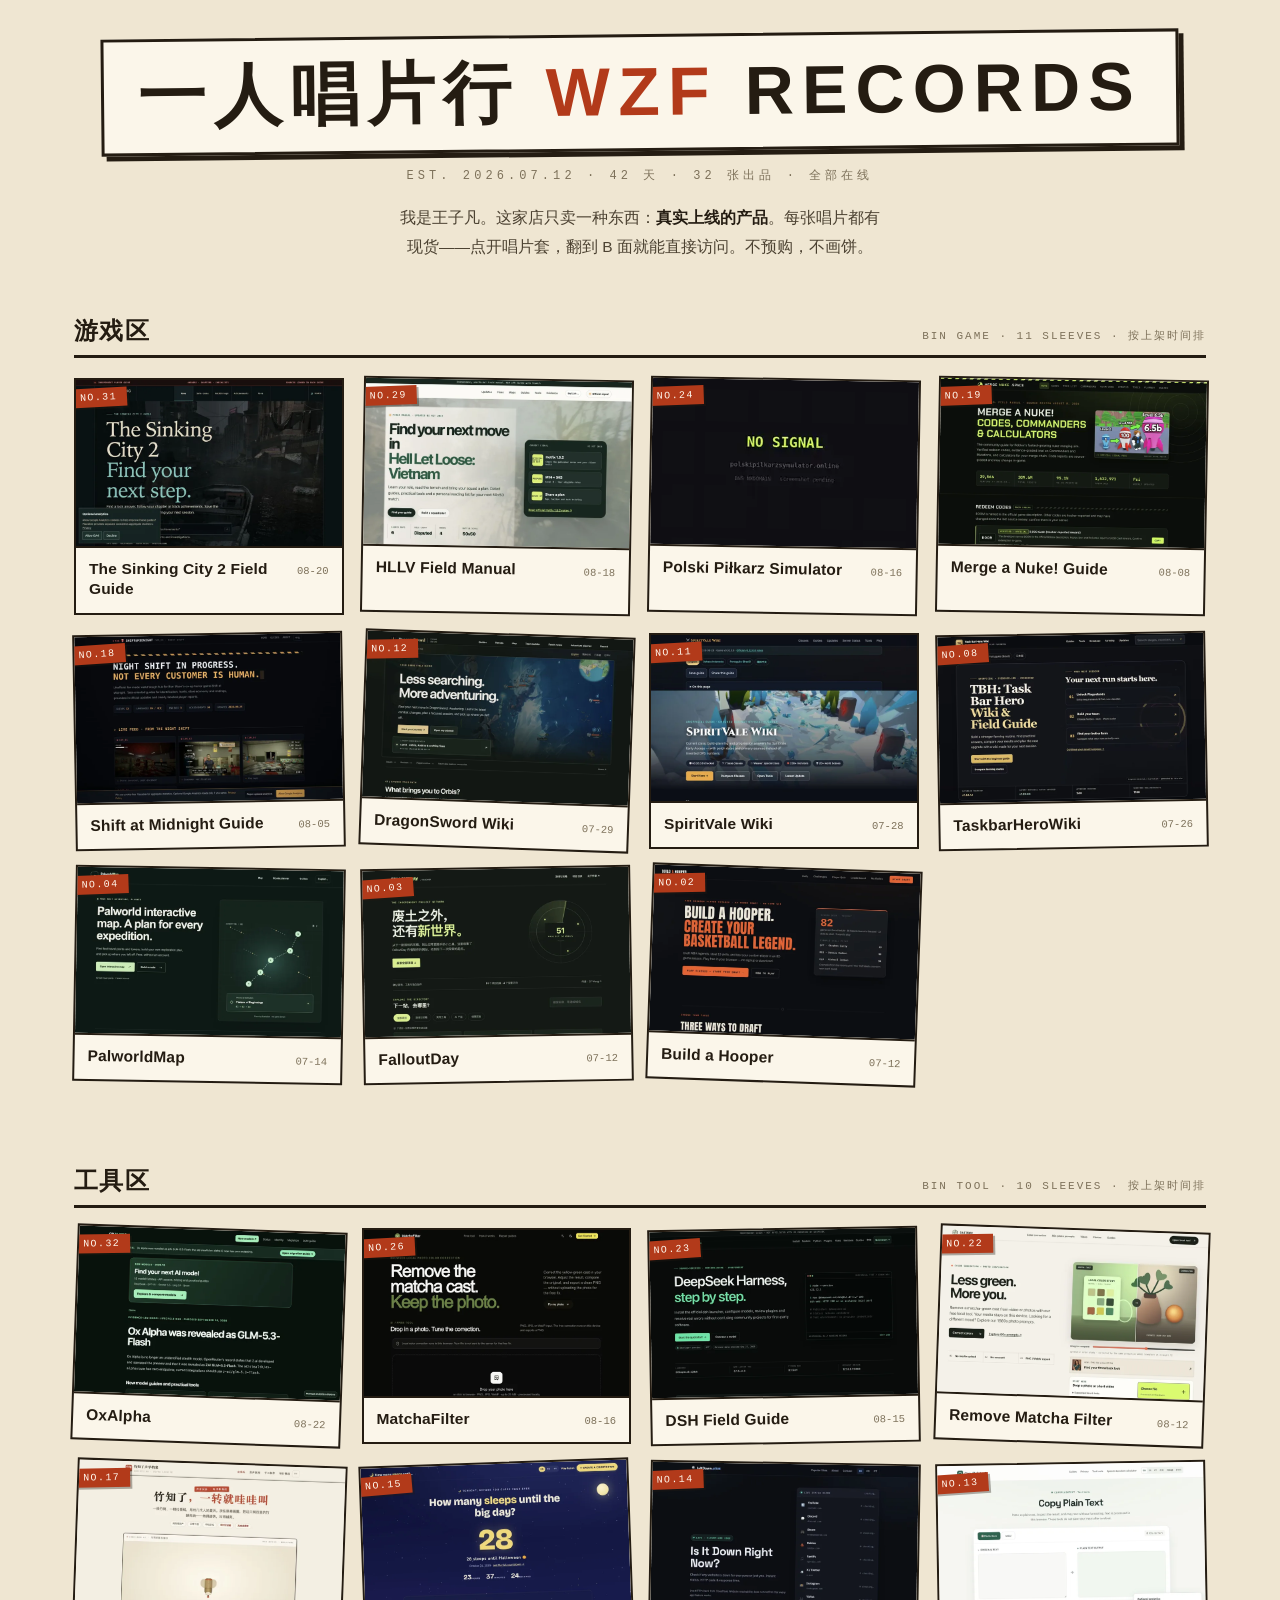
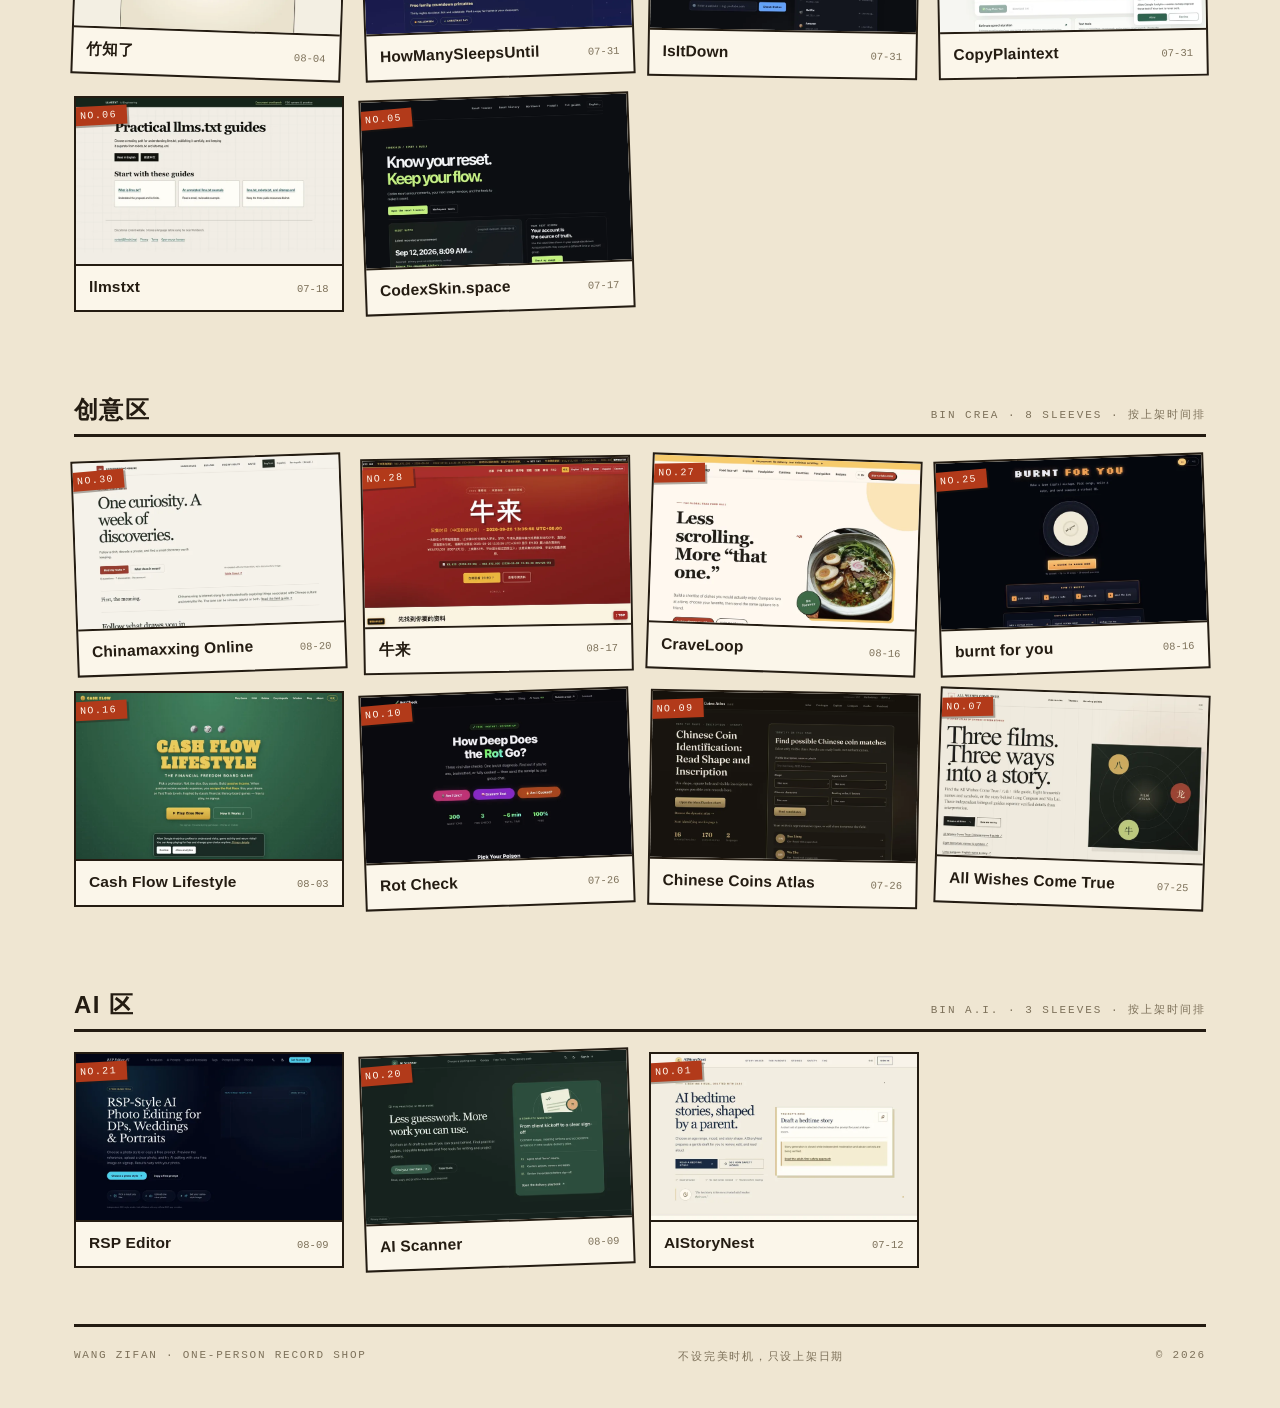
<file: sketches/003-record-shop-crate/index.html>
<!doctype html>
<html lang="zh-CN"><head><meta charset="utf-8"><meta name="viewport" content="width=device-width,initial-scale=1">
<title>一人唱片行 · 王子凡的 32 张出品</title><style>
:root{--wall:#efe6d2;--wall2:#e6dabf;--wood:#7a5636;--wood2:#5d4028;--card:#fbf6ea;--ink:#241c12;--stamp:#b23a1a;--dim:#7d715a;
--sans:"Futura","Trebuchet MS","PingFang SC","Hiragino Sans GB","Microsoft YaHei",sans-serif;--mono:ui-monospace,"SF Mono",Menlo,Consolas,monospace}
*{box-sizing:border-box;margin:0;padding:0}
html{scroll-behavior:smooth}
body{background:var(--wall);color:var(--ink);font-family:var(--sans);-webkit-font-smoothing:antialiased}
a{color:inherit;text-decoration:none}
.wrap{max-width:1180px;margin:0 auto;padding:0 24px}
/* storefront sign */
.sign{padding:34px 0 8px;text-align:center}
.sign .neon{display:inline-block;font-size:clamp(38px,6vw,68px);font-weight:800;letter-spacing:.12em;color:var(--ink);
border:3px solid var(--ink);padding:10px 34px;background:var(--card);box-shadow:5px 5px 0 var(--ink);transform:rotate(-.6deg)}
.sign .neon b{color:var(--stamp)}
.sign .sub{font-family:var(--mono);font-size:12px;letter-spacing:.34em;color:var(--dim);margin-top:16px}
.sign .intro{max-width:56ch;margin:20px auto 0;font-size:15.5px;line-height:1.85;color:#4c4232}
.sign .intro b{color:var(--ink)}
/* crate shelf */
.aisle{margin-top:46px}
.aisle-head{display:flex;align-items:baseline;justify-content:space-between;gap:12px;border-bottom:3px solid var(--ink);padding-bottom:8px;margin-bottom:20px}
.aisle-head h2{font-size:24px;font-weight:800;letter-spacing:.06em}
.aisle-head small{font-family:var(--mono);font-size:11px;letter-spacing:.18em;color:var(--dim)}
.crate{display:grid;grid-template-columns:repeat(auto-fill,minmax(218px,1fr));gap:18px;padding-bottom:36px}
.sleeve{position:relative;background:var(--card);border:2px solid var(--ink);cursor:pointer;
transition:transform .22s cubic-bezier(.2,.9,.3,1.25),box-shadow .22s;transform:rotate(var(--tilt,0deg))}
.sleeve .art{position:relative;border-bottom:2px solid var(--ink);overflow:hidden}
.sleeve img{width:100%;aspect-ratio:16/10;object-fit:cover;display:block}
.sleeve .sticker{position:absolute;top:8px;left:-6px;background:var(--stamp);color:#fff8ee;font-family:var(--mono);font-size:10px;letter-spacing:.14em;padding:4px 10px;transform:rotate(-3deg);box-shadow:2px 2px 0 rgba(36,28,18,.35)}
.sleeve .label{padding:11px 13px 13px;display:flex;justify-content:space-between;gap:10px;align-items:baseline}
.sleeve .label b{font-size:15.5px;font-weight:750;letter-spacing:.01em;line-height:1.3}
.sleeve .label span{font-family:var(--mono);font-size:10.5px;color:var(--dim);white-space:nowrap}
.sleeve:hover{transform:rotate(0deg) translateY(-8px);box-shadow:7px 10px 0 rgba(36,28,18,.22);z-index:2}
/* pull-out card (flip liner notes) */
.flip{position:fixed;inset:0;z-index:60;background:rgba(36,28,18,.45);display:none;align-items:center;justify-content:center;padding:24px}
.flip.open{display:flex}
.flip-card{width:min(760px,100%);background:var(--card);border:3px solid var(--ink);box-shadow:10px 12px 0 rgba(36,28,18,.4);transform:rotate(-.8deg)}
.flip-card img{width:100%;aspect-ratio:16/9;object-fit:cover;display:block;border-bottom:3px solid var(--ink)}
.flip-body{padding:20px 24px 24px}
.flip-top{display:flex;justify-content:space-between;gap:12px;align-items:baseline;flex-wrap:wrap}
.flip-body h3{font-size:26px;font-weight:800}
.flip-stamp{font-family:var(--mono);font-size:11px;letter-spacing:.16em;color:var(--stamp);border:2px solid var(--stamp);padding:5px 10px;transform:rotate(2deg)}
.flip-notes{margin:14px 0 18px;font-size:15px;line-height:1.8;color:#4c4232}
.flip-notes b{color:var(--ink)}
.flip-meta{display:flex;gap:0;border-top:2px solid var(--ink);border-bottom:2px solid var(--ink);margin-bottom:18px}
.flip-meta div{flex:1;text-align:center;padding:10px 4px}
.flip-meta div+div{border-left:1px solid rgba(36,28,18,.25)}
.flip-meta b{display:block;font-size:19px;font-weight:800}
.flip-meta small{font-family:var(--mono);font-size:10px;letter-spacing:.14em;color:var(--dim)}
.flip-actions{display:flex;gap:12px;flex-wrap:wrap}
.btn{font-family:var(--mono);font-size:12px;letter-spacing:.12em;padding:12px 20px;border:2px solid var(--ink);background:none;color:var(--ink);cursor:pointer;box-shadow:3px 3px 0 var(--ink);transition:.15s}
.btn:hover{transform:translate(-1px,-1px);box-shadow:5px 5px 0 var(--ink)}
.btn.hot{background:var(--stamp);border-color:var(--stamp);color:#fff8ee;box-shadow:3px 3px 0 var(--ink)}
.flip-close{margin-left:auto}
/* footer */
footer{border-top:3px solid var(--ink);margin-top:20px;padding:22px 0 44px;display:flex;justify-content:space-between;gap:12px;font-family:var(--mono);font-size:11px;letter-spacing:.16em;color:var(--dim);flex-wrap:wrap}
@media(max-width:640px){.flip-meta small{font-size:9px}.flip-body h3{font-size:21px}}
</style></head>
<body>
<div class="wrap">
<header class="sign">
<div class="neon">一人唱片行 <b>WZF</b> RECORDS</div>
<div class="sub">EST. 2026.07.12 · 42 天 · 32 张出品 · 全部在线</div>
<p class="intro">我是王子凡。这家店只卖一种东西：<b>真实上线的产品</b>。每张唱片都有现货——点开唱片套，翻到 B 面就能直接访问。不预购，不画饼。</p>
</header>
<section class="aisle"><div class="aisle-head"><h2>游戏区</h2><small>BIN GAME · 11 SLEEVES · 按上架时间排</small></div><div class="crate"><div class="sleeve" style="--tilt:0deg" role="button" tabindex="0" data-title="The Sinking City 2 Field Guide" data-date="2026-08-20" data-cat="游戏区" data-tag="GAME" data-no="31" data-url="https://thesinkingcity2.top/" aria-label="The Sinking City 2 Field Guide"><div class="art"><img src="../../assets/projects/project-31.webp" alt="The Sinking City 2 Field Guide" loading="lazy"><span class="sticker">NO.31</span></div><div class="label"><b>The Sinking City 2 Field Guide</b><span>08-20</span></div></div><div class="sleeve" style="--tilt:1deg" role="button" tabindex="0" data-title="HLLV Field Manual" data-date="2026-08-18" data-cat="游戏区" data-tag="GAME" data-no="29" data-url="https://hellletloosevietnam.blog/" aria-label="HLLV Field Manual"><div class="art"><img src="../../assets/projects/project-29.webp" alt="HLLV Field Manual" loading="lazy"><span class="sticker">NO.29</span></div><div class="label"><b>HLLV Field Manual</b><span>08-18</span></div></div><div class="sleeve" style="--tilt:1deg" role="button" tabindex="0" data-title="Polski Piłkarz Simulator" data-date="2026-08-16" data-cat="游戏区" data-tag="GAME" data-no="24" data-url="https://polskipilkarzsymulator.online/" aria-label="Polski Piłkarz Simulator"><div class="art"><img src="../../assets/projects/project-24.webp" alt="Polski Piłkarz Simulator" loading="lazy"><span class="sticker">NO.24</span></div><div class="label"><b>Polski Piłkarz Simulator</b><span>08-16</span></div></div><div class="sleeve" style="--tilt:1deg" role="button" tabindex="0" data-title="Merge a Nuke! Guide" data-date="2026-08-08" data-cat="游戏区" data-tag="GAME" data-no="19" data-url="https://mergeanuke.space/" aria-label="Merge a Nuke! Guide"><div class="art"><img src="../../assets/projects/project-19.webp" alt="Merge a Nuke! Guide" loading="lazy"><span class="sticker">NO.19</span></div><div class="label"><b>Merge a Nuke! Guide</b><span>08-08</span></div></div><div class="sleeve" style="--tilt:-1deg" role="button" tabindex="0" data-title="Shift at Midnight Guide" data-date="2026-08-05" data-cat="游戏区" data-tag="GAME" data-no="18" data-url="https://shiftatmidnight.blog/" aria-label="Shift at Midnight Guide"><div class="art"><img src="../../assets/projects/project-18.webp" alt="Shift at Midnight Guide" loading="lazy"><span class="sticker">NO.18</span></div><div class="label"><b>Shift at Midnight Guide</b><span>08-05</span></div></div><div class="sleeve" style="--tilt:2deg" role="button" tabindex="0" data-title="DragonSword Wiki" data-date="2026-07-29" data-cat="游戏区" data-tag="GAME" data-no="12" data-url="https://dragonswordawakening.fun/" aria-label="DragonSword Wiki"><div class="art"><img src="../../assets/projects/project-12.webp" alt="DragonSword Wiki" loading="lazy"><span class="sticker">NO.12</span></div><div class="label"><b>DragonSword Wiki</b><span>07-29</span></div></div><div class="sleeve" style="--tilt:0deg" role="button" tabindex="0" data-title="SpiritVale Wiki" data-date="2026-07-28" data-cat="游戏区" data-tag="GAME" data-no="11" data-url="https://spiritvale.blog/" aria-label="SpiritVale Wiki"><div class="art"><img src="../../assets/projects/project-11.webp" alt="SpiritVale Wiki" loading="lazy"><span class="sticker">NO.11</span></div><div class="label"><b>SpiritVale Wiki</b><span>07-28</span></div></div><div class="sleeve" style="--tilt:-1deg" role="button" tabindex="0" data-title="TaskbarHeroWiki" data-date="2026-07-26" data-cat="游戏区" data-tag="GAME" data-no="08" data-url="https://taskbarherowiki.best/" aria-label="TaskbarHeroWiki"><div class="art"><img src="../../assets/projects/project-08.webp" alt="TaskbarHeroWiki" loading="lazy"><span class="sticker">NO.08</span></div><div class="label"><b>TaskbarHeroWiki</b><span>07-26</span></div></div><div class="sleeve" style="--tilt:1deg" role="button" tabindex="0" data-title="PalworldMap" data-date="2026-07-14" data-cat="游戏区" data-tag="GAME" data-no="04" data-url="https://palworldmap.best/" aria-label="PalworldMap"><div class="art"><img src="../../assets/projects/project-04.webp" alt="PalworldMap" loading="lazy"><span class="sticker">NO.04</span></div><div class="label"><b>PalworldMap</b><span>07-14</span></div></div><div class="sleeve" style="--tilt:-1deg" role="button" tabindex="0" data-title="FalloutDay" data-date="2026-07-12" data-cat="游戏区" data-tag="GAME" data-no="03" data-url="https://falloutday.online/" aria-label="FalloutDay"><div class="art"><img src="../../assets/projects/project-03.webp" alt="FalloutDay" loading="lazy"><span class="sticker">NO.03</span></div><div class="label"><b>FalloutDay</b><span>07-12</span></div></div><div class="sleeve" style="--tilt:2deg" role="button" tabindex="0" data-title="Build a Hooper" data-date="2026-07-12" data-cat="游戏区" data-tag="GAME" data-no="02" data-url="https://buildahooper.best/" aria-label="Build a Hooper"><div class="art"><img src="../../assets/projects/project-02.webp" alt="Build a Hooper" loading="lazy"><span class="sticker">NO.02</span></div><div class="label"><b>Build a Hooper</b><span>07-12</span></div></div></div></section>
<section class="aisle"><div class="aisle-head"><h2>工具区</h2><small>BIN TOOL · 10 SLEEVES · 按上架时间排</small></div><div class="crate"><div class="sleeve" style="--tilt:2deg" role="button" tabindex="0" data-title="OxAlpha" data-date="2026-08-22" data-cat="工具区" data-tag="TOOL" data-no="32" data-url="https://oxalpha.site/" aria-label="OxAlpha"><div class="art"><img src="../../assets/projects/project-32.webp" alt="OxAlpha" loading="lazy"><span class="sticker">NO.32</span></div><div class="label"><b>OxAlpha</b><span>08-22</span></div></div><div class="sleeve" style="--tilt:0deg" role="button" tabindex="0" data-title="MatchaFilter" data-date="2026-08-16" data-cat="工具区" data-tag="TOOL" data-no="26" data-url="https://matchafilter.cc/" aria-label="MatchaFilter"><div class="art"><img src="../../assets/projects/project-26.webp" alt="MatchaFilter" loading="lazy"><span class="sticker">NO.26</span></div><div class="label"><b>MatchaFilter</b><span>08-16</span></div></div><div class="sleeve" style="--tilt:-1deg" role="button" tabindex="0" data-title="DSH Field Guide" data-date="2026-08-15" data-cat="工具区" data-tag="TOOL" data-no="23" data-url="https://deepseekharness.site/" aria-label="DSH Field Guide"><div class="art"><img src="../../assets/projects/project-23.webp" alt="DSH Field Guide" loading="lazy"><span class="sticker">NO.23</span></div><div class="label"><b>DSH Field Guide</b><span>08-15</span></div></div><div class="sleeve" style="--tilt:2deg" role="button" tabindex="0" data-title="Remove Matcha Filter" data-date="2026-08-12" data-cat="工具区" data-tag="TOOL" data-no="22" data-url="https://remove-matcha-filter.com/" aria-label="Remove Matcha Filter"><div class="art"><img src="../../assets/projects/project-22.webp" alt="Remove Matcha Filter" loading="lazy"><span class="sticker">NO.22</span></div><div class="label"><b>Remove Matcha Filter</b><span>08-12</span></div></div><div class="sleeve" style="--tilt:2deg" role="button" tabindex="0" data-title="竹知了" data-date="2026-08-04" data-cat="工具区" data-tag="TOOL" data-no="17" data-url="https://zhuzhiliao.buzz/" aria-label="竹知了"><div class="art"><img src="../../assets/projects/project-17.webp" alt="竹知了" loading="lazy"><span class="sticker">NO.17</span></div><div class="label"><b>竹知了</b><span>08-04</span></div></div><div class="sleeve" style="--tilt:-2deg" role="button" tabindex="0" data-title="HowManySleepsUntil" data-date="2026-07-31" data-cat="工具区" data-tag="TOOL" data-no="15" data-url="https://howmanysleepsuntil.rest/" aria-label="HowManySleepsUntil"><div class="art"><img src="../../assets/projects/project-15.webp" alt="HowManySleepsUntil" loading="lazy"><span class="sticker">NO.15</span></div><div class="label"><b>HowManySleepsUntil</b><span>07-31</span></div></div><div class="sleeve" style="--tilt:1deg" role="button" tabindex="0" data-title="IsItDown" data-date="2026-07-31" data-cat="工具区" data-tag="TOOL" data-no="14" data-url="https://isitdown.click/" aria-label="IsItDown"><div class="art"><img src="../../assets/projects/project-14.webp" alt="IsItDown" loading="lazy"><span class="sticker">NO.14</span></div><div class="label"><b>IsItDown</b><span>07-31</span></div></div><div class="sleeve" style="--tilt:-1deg" role="button" tabindex="0" data-title="CopyPlaintext" data-date="2026-07-31" data-cat="工具区" data-tag="TOOL" data-no="13" data-url="https://copyplaintext.com/" aria-label="CopyPlaintext"><div class="art"><img src="../../assets/projects/project-13.webp" alt="CopyPlaintext" loading="lazy"><span class="sticker">NO.13</span></div><div class="label"><b>CopyPlaintext</b><span>07-31</span></div></div><div class="sleeve" style="--tilt:0deg" role="button" tabindex="0" data-title="llmstxt" data-date="2026-07-18" data-cat="工具区" data-tag="TOOL" data-no="06" data-url="https://llmstxt.best/" aria-label="llmstxt"><div class="art"><img src="../../assets/projects/project-06.webp" alt="llmstxt" loading="lazy"><span class="sticker">NO.06</span></div><div class="label"><b>llmstxt</b><span>07-18</span></div></div><div class="sleeve" style="--tilt:-2deg" role="button" tabindex="0" data-title="CodexSkin.space" data-date="2026-07-17" data-cat="工具区" data-tag="TOOL" data-no="05" data-url="https://codexskin.space/" aria-label="CodexSkin.space"><div class="art"><img src="../../assets/projects/project-05.webp" alt="CodexSkin.space" loading="lazy"><span class="sticker">NO.05</span></div><div class="label"><b>CodexSkin.space</b><span>07-17</span></div></div></div></section>
<section class="aisle"><div class="aisle-head"><h2>创意区</h2><small>BIN CREA · 8 SLEEVES · 按上架时间排</small></div><div class="crate"><div class="sleeve" style="--tilt:-2deg" role="button" tabindex="0" data-title="Chinamaxxing Online" data-date="2026-08-20" data-cat="创意区" data-tag="CREA" data-no="30" data-url="https://chinamaxxing.site/" aria-label="Chinamaxxing Online"><div class="art"><img src="../../assets/projects/project-30.webp" alt="Chinamaxxing Online" loading="lazy"><span class="sticker">NO.30</span></div><div class="label"><b>Chinamaxxing Online</b><span>08-20</span></div></div><div class="sleeve" style="--tilt:-1deg" role="button" tabindex="0" data-title="牛来" data-date="2026-08-17" data-cat="创意区" data-tag="CREA" data-no="28" data-url="https://niulai.blog/" aria-label="牛来"><div class="art"><img src="../../assets/projects/project-28.webp" alt="牛来" loading="lazy"><span class="sticker">NO.28</span></div><div class="label"><b>牛来</b><span>08-17</span></div></div><div class="sleeve" style="--tilt:2deg" role="button" tabindex="0" data-title="CraveLoop" data-date="2026-08-16" data-cat="创意区" data-tag="CREA" data-no="27" data-url="https://foodnevercomes.online/" aria-label="CraveLoop"><div class="art"><img src="../../assets/projects/project-27.webp" alt="CraveLoop" loading="lazy"><span class="sticker">NO.27</span></div><div class="label"><b>CraveLoop</b><span>08-16</span></div></div><div class="sleeve" style="--tilt:-2deg" role="button" tabindex="0" data-title="burnt for you" data-date="2026-08-16" data-cat="创意区" data-tag="CREA" data-no="25" data-url="https://burncd.xyz/" aria-label="burnt for you"><div class="art"><img src="../../assets/projects/project-25.webp" alt="burnt for you" loading="lazy"><span class="sticker">NO.25</span></div><div class="label"><b>burnt for you</b><span>08-16</span></div></div><div class="sleeve" style="--tilt:0deg" role="button" tabindex="0" data-title="Cash Flow Lifestyle" data-date="2026-08-03" data-cat="创意区" data-tag="CREA" data-no="16" data-url="https://cashflow.lifestyle/" aria-label="Cash Flow Lifestyle"><div class="art"><img src="../../assets/projects/project-16.webp" alt="Cash Flow Lifestyle" loading="lazy"><span class="sticker">NO.16</span></div><div class="label"><b>Cash Flow Lifestyle</b><span>08-03</span></div></div><div class="sleeve" style="--tilt:-2deg" role="button" tabindex="0" data-title="Rot Check" data-date="2026-07-26" data-cat="创意区" data-tag="CREA" data-no="10" data-url="https://rotcheck.cyou/" aria-label="Rot Check"><div class="art"><img src="../../assets/projects/project-10.webp" alt="Rot Check" loading="lazy"><span class="sticker">NO.10</span></div><div class="label"><b>Rot Check</b><span>07-26</span></div></div><div class="sleeve" style="--tilt:1deg" role="button" tabindex="0" data-title="Chinese Coins Atlas" data-date="2026-07-26" data-cat="创意区" data-tag="CREA" data-no="09" data-url="https://chinesecashcoins.wiki/" aria-label="Chinese Coins Atlas"><div class="art"><img src="../../assets/projects/project-09.webp" alt="Chinese Coins Atlas" loading="lazy"><span class="sticker">NO.09</span></div><div class="label"><b>Chinese Coins Atlas</b><span>07-26</span></div></div><div class="sleeve" style="--tilt:2deg" role="button" tabindex="0" data-title="All Wishes Come True" data-date="2026-07-25" data-cat="创意区" data-tag="CREA" data-no="07" data-url="https://allwishescometrue.site/" aria-label="All Wishes Come True"><div class="art"><img src="../../assets/projects/project-07.webp" alt="All Wishes Come True" loading="lazy"><span class="sticker">NO.07</span></div><div class="label"><b>All Wishes Come True</b><span>07-25</span></div></div></div></section>
<section class="aisle"><div class="aisle-head"><h2>AI 区</h2><small>BIN A.I. · 3 SLEEVES · 按上架时间排</small></div><div class="crate"><div class="sleeve" style="--tilt:0deg" role="button" tabindex="0" data-title="RSP Editor" data-date="2026-08-09" data-cat="AI 区" data-tag="A.I." data-no="21" data-url="https://rspeditor.app/" aria-label="RSP Editor"><div class="art"><img src="../../assets/projects/project-21.webp" alt="RSP Editor" loading="lazy"><span class="sticker">NO.21</span></div><div class="label"><b>RSP Editor</b><span>08-09</span></div></div><div class="sleeve" style="--tilt:-2deg" role="button" tabindex="0" data-title="AI Scanner" data-date="2026-08-09" data-cat="AI 区" data-tag="A.I." data-no="20" data-url="https://aiscanner.run/" aria-label="AI Scanner"><div class="art"><img src="../../assets/projects/project-20.webp" alt="AI Scanner" loading="lazy"><span class="sticker">NO.20</span></div><div class="label"><b>AI Scanner</b><span>08-09</span></div></div><div class="sleeve" style="--tilt:0deg" role="button" tabindex="0" data-title="AIStoryNest" data-date="2026-07-12" data-cat="AI 区" data-tag="A.I." data-no="01" data-url="https://aistorynest.mom/" aria-label="AIStoryNest"><div class="art"><img src="../../assets/projects/project-01.webp" alt="AIStoryNest" loading="lazy"><span class="sticker">NO.01</span></div><div class="label"><b>AIStoryNest</b><span>07-12</span></div></div></div></section>
<footer><span>WANG ZIFAN · ONE-PERSON RECORD SHOP</span><span>不设完美时机，只设上架日期</span><span>© 2026</span></footer>
</div>

<div class="flip" id="flip" role="dialog" aria-modal="true">
<div class="flip-card">
<img id="fImg" alt="">
<div class="flip-body">
<div class="flip-top"><h3 id="fTitle"></h3><span class="flip-stamp" id="fStamp"></span></div>
<p class="flip-notes" id="fNote"></p>
<div class="flip-meta">
<div><b id="fCat"></b><small>唱片分区</small></div>
<div><b id="fDate"></b><small>上架日期</small></div>
<div><b>LIVE</b><small>播放状态</small></div>
</div>
<div class="flip-actions"><a class="btn hot" id="fVisit" target="_blank" rel="noopener">▶ 现在播放（访问官网）</a><button class="btn flip-close" id="fClose">放回唱片架</button></div>
</div>
</div>
</div>
<script>
const sleeves=[...document.querySelectorAll('.sleeve')];
const flip=document.getElementById('flip');
sleeves.forEach(s=>s.addEventListener('click',()=>{
 document.getElementById('fImg').src=s.querySelector('img').src;
 document.getElementById('fTitle').textContent=s.dataset.title;
 document.getElementById('fStamp').textContent=s.dataset.tag+' · NO.'+s.dataset.no;
 document.getElementById('fDate').textContent=s.dataset.date;
 document.getElementById('fCat').textContent=s.dataset.cat;
 document.getElementById('fVisit').href=s.dataset.url;
 document.getElementById('fNote').innerHTML='这张「'+s.dataset.title+'」于 <b>'+s.dataset.date+'</b> 上架。真货：线上可访问，随时可听。翻到 B 面，直接访问官网。';
 flip.classList.add('open');document.body.style.overflow='hidden';
}));
function close(){flip.classList.remove('open');document.body.style.overflow=''}
document.getElementById('fClose').addEventListener('click',close);
flip.addEventListener('click',e=>{if(e.target===flip)close()});
document.addEventListener('keydown',e=>{if(e.key==='Escape')close()});
</script>
</body></html>
</file>
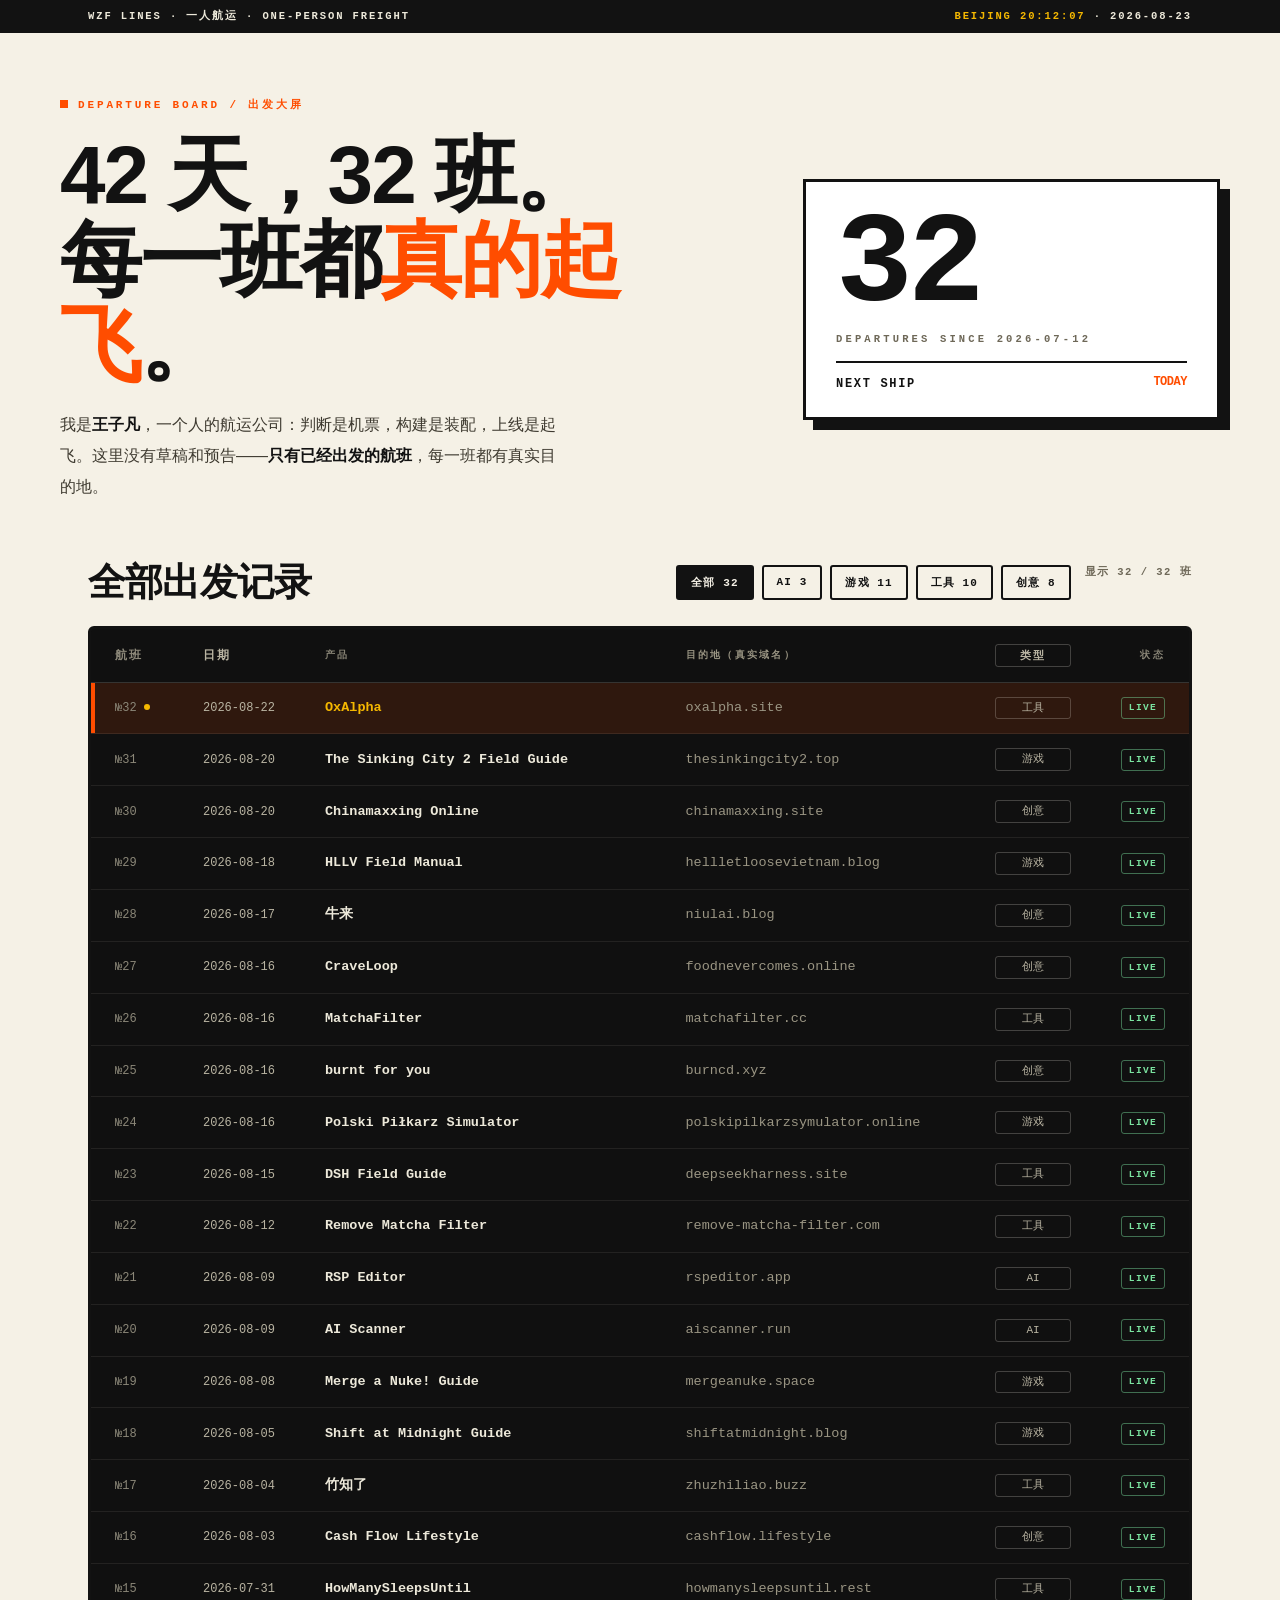
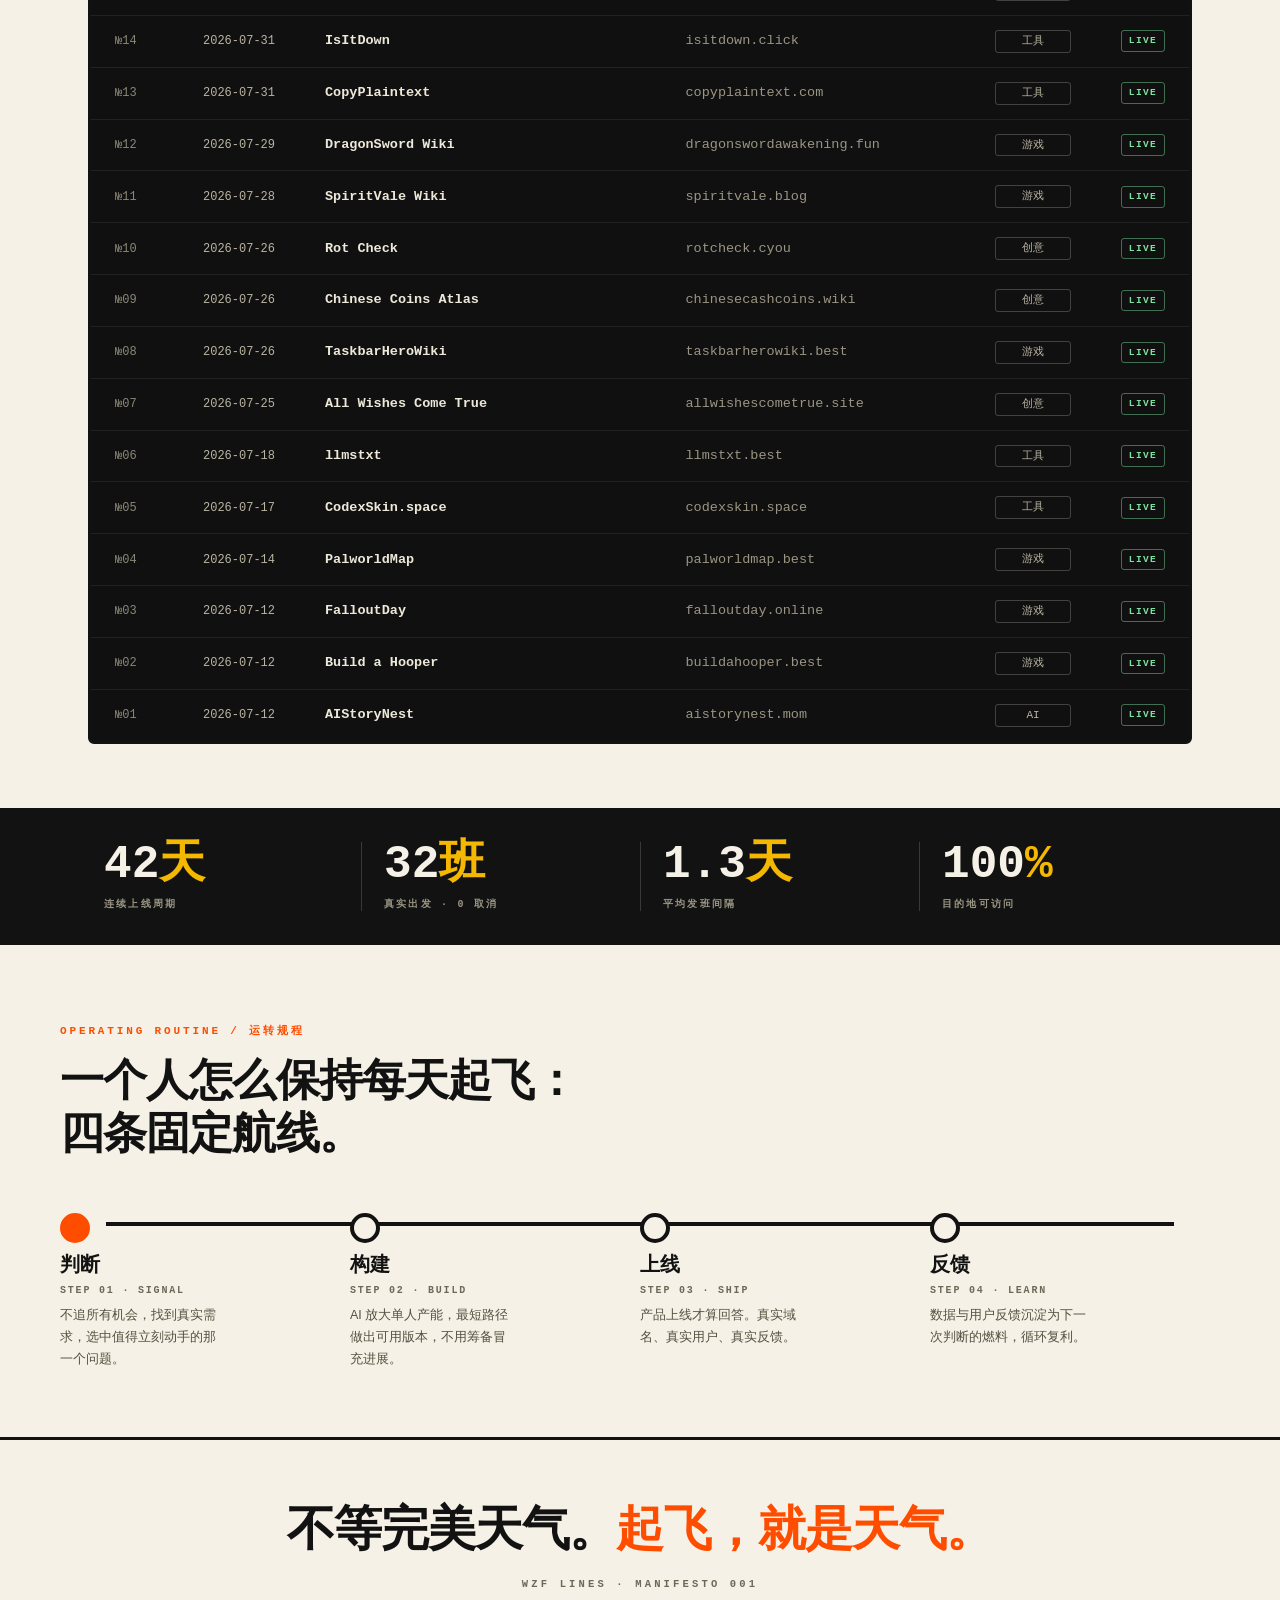
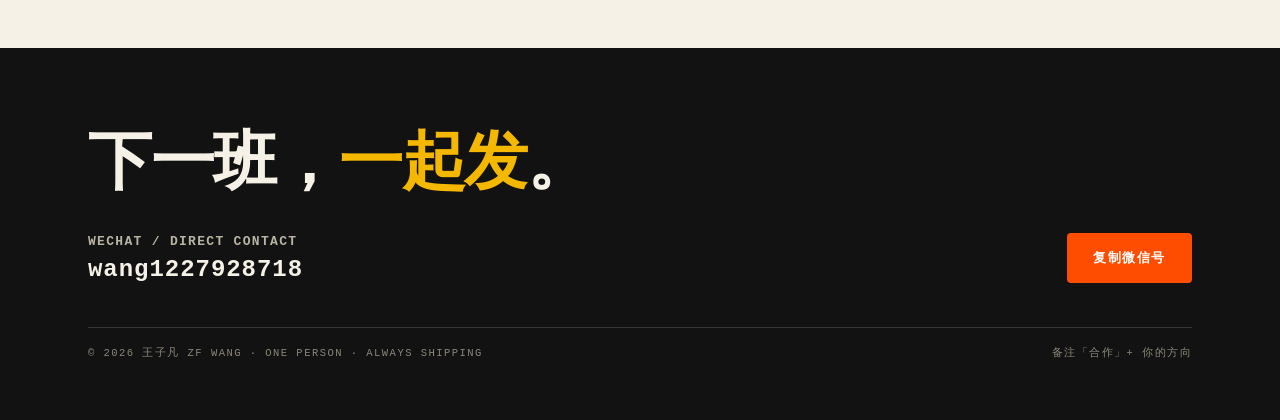
<file: sketches/004-departure-board/index.html>
<!doctype html>
<html lang="zh-CN">
<head>
<meta charset="utf-8">
<meta name="viewport" content="width=device-width,initial-scale=1">
<title>王子凡 — 出发大屏（方案 D）</title>
<style>
:root{--bg:#F5F1E6;--ink:#121212;--or:#FF4D00;--green:#0E7C3D;--amber:#F5B800;--dim:#6E6858;--line:rgba(18,18,18,.18);
--mono:ui-monospace,"SF Mono",Menlo,Consolas,"Courier New",monospace;
--sans:"Helvetica Neue",Helvetica,Arial,"PingFang SC","Hiragino Sans GB","Microsoft YaHei",sans-serif}
*{box-sizing:border-box;margin:0;padding:0}
html{scroll-behavior:smooth}
body{background:var(--bg);color:var(--ink);font-family:var(--sans);-webkit-font-smoothing:antialiased}
a{color:inherit;text-decoration:none}
.wrap{max-width:1160px;margin:0 auto;padding:0 28px}
/* strip */
.strip{background:var(--ink);color:#EDE9DA;font:600 10.5px/1 var(--mono);letter-spacing:.18em;text-transform:uppercase}
.strip .wrap{display:flex;justify-content:space-between;gap:14px;padding-top:11px;padding-bottom:11px}
.strip b{color:var(--amber);font-weight:700}
/* hero */
.hero{padding:64px 0 46px;display:grid;grid-template-columns:minmax(0,1.25fr) minmax(0,.75fr);gap:48px;align-items:center}
.eyebrow{font:700 11px var(--mono);letter-spacing:.26em;color:var(--or);text-transform:uppercase;margin-bottom:20px}
.eyebrow i{display:inline-block;width:8px;height:8px;background:var(--or);margin-right:10px;animation:blink 1.5s ease-in-out infinite}
h1{font-size:clamp(42px,6.4vw,84px);line-height:1.04;font-weight:900;letter-spacing:-.025em}
h1 em{font-style:normal;color:var(--or)}
.hero p{margin-top:22px;font-size:16px;line-height:1.95;color:#3E3A30;max-width:56ch}
.hero p strong{color:var(--ink)}
.counter{border:3px solid var(--ink);background:#fff;padding:26px 30px;box-shadow:10px 10px 0 var(--ink)}
.counter b{display:block;font:900 clamp(88px,10vw,132px)/.9 var(--mono);letter-spacing:-.04em}
.counter small{display:block;margin-top:10px;font:700 10.5px var(--mono);letter-spacing:.3em;color:var(--dim);text-transform:uppercase}
.counter .next{margin-top:16px;padding-top:14px;border-top:2px solid var(--ink);font:700 12px var(--mono);letter-spacing:.14em;display:flex;justify-content:space-between}
.counter .next b{font-size:12px;color:var(--or);display:inline}
/* board */
.board-head{display:flex;justify-content:space-between;align-items:center;gap:18px;flex-wrap:wrap;margin:8px 0 18px}
.board-head h2{font-size:clamp(26px,3vw,38px);font-weight:900;letter-spacing:-.02em}
.chips{display:flex;gap:8px;flex-wrap:wrap}
.chip{border:2px solid var(--ink);background:transparent;color:var(--ink);font:700 11px var(--mono);letter-spacing:.1em;padding:8px 13px;cursor:pointer;border-radius:3px;transition:.18s}
.chip:hover{background:rgba(18,18,18,.08)}
.chip.on{background:var(--ink);color:var(--bg)}
.vis{font:600 10.5px var(--mono);letter-spacing:.14em;color:var(--dim);margin-left:6px}
.board{background:#101010;border:3px solid var(--ink);border-radius:6px;overflow:hidden}
.thead,.row{display:grid;grid-template-columns:72px 106px minmax(0,1.35fr) minmax(0,1.15fr) 76px 78px;grid-template-areas:"num date name dest gate st";gap:0 16px;align-items:center;padding:0 24px}
.thead{font:700 9.5px var(--mono);letter-spacing:.24em;color:#8B8778;text-transform:uppercase;padding-top:15px;padding-bottom:15px;border-bottom:1px solid rgba(245,241,230,.16)}
.row{font:500 13.5px/1.35 var(--mono);color:#EDE9DA;padding-top:14px;padding-bottom:14px;border-bottom:1px solid rgba(245,241,230,.08);transition:background .18s}
.row:last-child{border-bottom:0}
.row:hover{background:rgba(245,241,230,.07)}
.c-num{grid-area:num;color:#8B8778;font-size:12px}
.c-date{grid-area:date;color:#B9B4A2;font-size:12px}
.c-name{grid-area:name;font-weight:700;white-space:nowrap;overflow:hidden;text-overflow:ellipsis}
.c-dest{grid-area:dest;color:#9A9583;white-space:nowrap;overflow:hidden;text-overflow:ellipsis}
.c-dest i{font-style:normal;color:var(--or);opacity:0;margin-left:6px;transition:opacity .18s}
.row:hover .c-dest i{opacity:1}
.c-gate{grid-area:gate;font-size:11px;color:#B9B4A2;border:1px solid rgba(245,241,230,.22);border-radius:3px;padding:3px 0;text-align:center}
.c-st{grid-area:st;text-align:right}
.st{display:inline-block;font:700 9.5px/1 var(--mono);letter-spacing:.14em;color:#7BE3A0;border:1px solid rgba(123,227,160,.45);padding:5px 7px;border-radius:3px}
.row.latest{background:rgba(255,77,0,.13);box-shadow:inset 4px 0 0 var(--or)}
.row.latest .c-num:after{content:"";display:inline-block;width:6px;height:6px;border-radius:50%;background:var(--amber);margin-left:7px;vertical-align:1px;animation:blink 1.4s ease-in-out infinite}
.row.latest .c-name{color:var(--amber)}
.st-blink{animation:blink 1.4s ease-in-out infinite}
@keyframes blink{0%,100%{opacity:1}50%{opacity:.35}}
/* stats band */
.stats{background:var(--ink);color:var(--bg);margin-top:64px}
.stats .wrap{display:grid;grid-template-columns:repeat(4,1fr);padding-top:34px;padding-bottom:34px}
.stats div{padding:0 22px;border-left:1px solid rgba(245,241,230,.18)}
.stats div:first-child{border-left:0}
.stats b{display:block;font:900 clamp(34px,3.6vw,52px)/1 var(--mono)}
.stats b em{font-style:normal;color:var(--amber)}
.stats small{display:block;margin-top:9px;font:600 10px var(--mono);letter-spacing:.22em;color:#9A9583;text-transform:uppercase}
/* system subway */
.system{padding:78px 0 66px}
.kicker{font:700 11px var(--mono);letter-spacing:.26em;color:var(--or);text-transform:uppercase;margin-bottom:16px}
.system h2{font-size:clamp(28px,3.6vw,44px);font-weight:900;letter-spacing:-.02em;max-width:22ch;line-height:1.2}
.line-map{position:relative;margin-top:54px;display:grid;grid-template-columns:repeat(4,1fr)}
.line-map:before{content:"";position:absolute;left:4%;right:4%;top:9px;height:4px;background:var(--ink)}
.station{position:relative;padding-top:38px;text-align:left}
.station:before{content:"";position:absolute;top:0;left:0;width:22px;height:22px;border-radius:50%;background:var(--bg);border:4px solid var(--ink)}
.station.hot:before{background:var(--or);border-color:var(--or)}
.station b{display:block;font-size:20px;font-weight:900;letter-spacing:-.01em}
.station small{display:block;margin-top:7px;font:600 10px var(--mono);letter-spacing:.18em;color:var(--dim);text-transform:uppercase}
.station p{margin-top:9px;font-size:12.5px;line-height:1.75;color:#55503F;max-width:24ch}
/* manifesto */
.quote{border-top:3px solid var(--ink);border-bottom:3px solid var(--ink);padding:58px 0;text-align:center}
.quote p{font-size:clamp(26px,4vw,48px);font-weight:900;letter-spacing:-.02em;line-height:1.3}
.quote p em{font-style:normal;color:var(--or)}
.quote small{display:block;margin-top:18px;font:600 10.5px var(--mono);letter-spacing:.3em;color:var(--dim)}
/* contact */
.contact{background:var(--ink);color:var(--bg);padding:74px 0 60px}
.contact h2{font-size:clamp(34px,5vw,64px);font-weight:900;letter-spacing:-.02em;line-height:1.15}
.contact h2 em{font-style:normal;color:var(--amber)}
.contact-grid{display:flex;justify-content:space-between;align-items:flex-end;gap:34px;flex-wrap:wrap;margin-top:34px}
.wx{font:600 13px var(--mono);letter-spacing:.1em;color:#B9B4A2}
.wx b{display:block;font-size:24px;color:var(--bg);margin-top:7px;letter-spacing:.04em}
.copy{border:0;background:var(--or);color:#fff;font:700 13px var(--mono);letter-spacing:.12em;padding:16px 26px;border-radius:4px;cursor:pointer;transition:.18s}
.copy:hover{background:#ff6a26;transform:translate(-1px,-1px);box-shadow:4px 4px 0 rgba(245,241,230,.25)}
.fine{margin-top:44px;padding-top:18px;border-top:1px solid rgba(245,241,230,.16);display:flex;justify-content:space-between;gap:12px;font:500 10.5px var(--mono);letter-spacing:.14em;color:#8B8778}
@media(max-width:900px){
 .hero{grid-template-columns:1fr;gap:34px;padding-top:44px}
 .thead{display:none}
 .row{grid-template-columns:auto minmax(0,1fr) auto;grid-template-areas:"num name st" "date dest dest";gap:3px 12px;padding:12px 16px}
 .c-gate{display:none}
 .c-dest{font-size:12px}
 .stats .wrap{grid-template-columns:1fr 1fr;gap:22px 0}
 .stats div:nth-child(3){border-left:0}
 .line-map{grid-template-columns:1fr;gap:30px}
 .line-map:before{left:9px;right:auto;top:2%;bottom:2%;width:4px;height:auto}
 .station{padding-top:0;padding-left:44px}
 .station:before{top:-2px}
 .contact-grid{align-items:flex-start;flex-direction:column}
}
</style>
</head>
<body>
<div class="strip"><div class="wrap"><span>WZF LINES · 一人航运 · ONE-PERSON FREIGHT</span><span><b id="clock">BEIJING --:--:--</b> · 2026-08-23</span></div></div>
<section class="wrap hero">
  <div>
    <div class="eyebrow"><i></i>DEPARTURE BOARD / 出发大屏</div>
    <h1>42 天，32 班。<br>每一班都<em>真的起飞</em>。</h1>
    <p>我是<strong>王子凡</strong>，一个人的航运公司：判断是机票，构建是装配，上线是起飞。这里没有草稿和预告——<strong>只有已经出发的航班</strong>，每一班都有真实目的地。</p>
  </div>
  <div class="counter"><b>32</b><small>DEPARTURES SINCE 2026-07-12</small>
    <div class="next"><span>NEXT SHIP</span><b>TODAY</b></div>
  </div>
</section>
<section class="wrap" id="work">
  <div class="board-head">
    <h2>全部出发记录</h2>
    <div class="chips">
      <button class="chip on" data-f="all">全部 32</button>
      <button class="chip" data-f="ai">AI 3</button>
      <button class="chip" data-f="game">游戏 11</button>
      <button class="chip" data-f="tool">工具 10</button>
      <button class="chip" data-f="creative">创意 8</button>
      <span class="vis" id="vis">显示 32 / 32 班</span>
    </div>
  </div>
  <div class="board">
    <div class="thead"><span class="c-num">航班</span><span class="c-date">日期</span><span class="c-name">产品</span><span class="c-dest">目的地（真实域名）</span><span class="c-gate">类型</span><span class="c-st">状态</span></div>
    <a class="row latest" data-cat="tool" href="https://oxalpha.site/" target="_blank" rel="noopener"><span class="c-num">№32</span><span class="c-date">2026-08-22</span><span class="c-name">OxAlpha</span><span class="c-dest">oxalpha.site<i>↗</i></span><span class="c-gate">工具</span><span class="c-st"><span class="st">LIVE</span></span></a>
    <a class="row" data-cat="game" href="https://thesinkingcity2.top/" target="_blank" rel="noopener"><span class="c-num">№31</span><span class="c-date">2026-08-20</span><span class="c-name">The Sinking City 2 Field Guide</span><span class="c-dest">thesinkingcity2.top<i>↗</i></span><span class="c-gate">游戏</span><span class="c-st"><span class="st">LIVE</span></span></a>
    <a class="row" data-cat="creative" href="https://chinamaxxing.site/" target="_blank" rel="noopener"><span class="c-num">№30</span><span class="c-date">2026-08-20</span><span class="c-name">Chinamaxxing Online</span><span class="c-dest">chinamaxxing.site<i>↗</i></span><span class="c-gate">创意</span><span class="c-st"><span class="st">LIVE</span></span></a>
    <a class="row" data-cat="game" href="https://hellletloosevietnam.blog/" target="_blank" rel="noopener"><span class="c-num">№29</span><span class="c-date">2026-08-18</span><span class="c-name">HLLV Field Manual</span><span class="c-dest">hellletloosevietnam.blog<i>↗</i></span><span class="c-gate">游戏</span><span class="c-st"><span class="st">LIVE</span></span></a>
    <a class="row" data-cat="creative" href="https://niulai.blog/" target="_blank" rel="noopener"><span class="c-num">№28</span><span class="c-date">2026-08-17</span><span class="c-name">牛来</span><span class="c-dest">niulai.blog<i>↗</i></span><span class="c-gate">创意</span><span class="c-st"><span class="st">LIVE</span></span></a>
    <a class="row" data-cat="creative" href="https://foodnevercomes.online/" target="_blank" rel="noopener"><span class="c-num">№27</span><span class="c-date">2026-08-16</span><span class="c-name">CraveLoop</span><span class="c-dest">foodnevercomes.online<i>↗</i></span><span class="c-gate">创意</span><span class="c-st"><span class="st">LIVE</span></span></a>
    <a class="row" data-cat="tool" href="https://matchafilter.cc/" target="_blank" rel="noopener"><span class="c-num">№26</span><span class="c-date">2026-08-16</span><span class="c-name">MatchaFilter</span><span class="c-dest">matchafilter.cc<i>↗</i></span><span class="c-gate">工具</span><span class="c-st"><span class="st">LIVE</span></span></a>
    <a class="row" data-cat="creative" href="https://burncd.xyz/" target="_blank" rel="noopener"><span class="c-num">№25</span><span class="c-date">2026-08-16</span><span class="c-name">burnt for you</span><span class="c-dest">burncd.xyz<i>↗</i></span><span class="c-gate">创意</span><span class="c-st"><span class="st">LIVE</span></span></a>
    <a class="row" data-cat="game" href="https://polskipilkarzsymulator.online/" target="_blank" rel="noopener"><span class="c-num">№24</span><span class="c-date">2026-08-16</span><span class="c-name">Polski Piłkarz Simulator</span><span class="c-dest">polskipilkarzsymulator.online<i>↗</i></span><span class="c-gate">游戏</span><span class="c-st"><span class="st">LIVE</span></span></a>
    <a class="row" data-cat="tool" href="https://deepseekharness.site/" target="_blank" rel="noopener"><span class="c-num">№23</span><span class="c-date">2026-08-15</span><span class="c-name">DSH Field Guide</span><span class="c-dest">deepseekharness.site<i>↗</i></span><span class="c-gate">工具</span><span class="c-st"><span class="st">LIVE</span></span></a>
    <a class="row" data-cat="tool" href="https://remove-matcha-filter.com/" target="_blank" rel="noopener"><span class="c-num">№22</span><span class="c-date">2026-08-12</span><span class="c-name">Remove Matcha Filter</span><span class="c-dest">remove-matcha-filter.com<i>↗</i></span><span class="c-gate">工具</span><span class="c-st"><span class="st">LIVE</span></span></a>
    <a class="row" data-cat="ai" href="https://rspeditor.app/" target="_blank" rel="noopener"><span class="c-num">№21</span><span class="c-date">2026-08-09</span><span class="c-name">RSP Editor</span><span class="c-dest">rspeditor.app<i>↗</i></span><span class="c-gate">AI</span><span class="c-st"><span class="st">LIVE</span></span></a>
    <a class="row" data-cat="ai" href="https://aiscanner.run/" target="_blank" rel="noopener"><span class="c-num">№20</span><span class="c-date">2026-08-09</span><span class="c-name">AI Scanner</span><span class="c-dest">aiscanner.run<i>↗</i></span><span class="c-gate">AI</span><span class="c-st"><span class="st">LIVE</span></span></a>
    <a class="row" data-cat="game" href="https://mergeanuke.space/" target="_blank" rel="noopener"><span class="c-num">№19</span><span class="c-date">2026-08-08</span><span class="c-name">Merge a Nuke! Guide</span><span class="c-dest">mergeanuke.space<i>↗</i></span><span class="c-gate">游戏</span><span class="c-st"><span class="st">LIVE</span></span></a>
    <a class="row" data-cat="game" href="https://shiftatmidnight.blog/" target="_blank" rel="noopener"><span class="c-num">№18</span><span class="c-date">2026-08-05</span><span class="c-name">Shift at Midnight Guide</span><span class="c-dest">shiftatmidnight.blog<i>↗</i></span><span class="c-gate">游戏</span><span class="c-st"><span class="st">LIVE</span></span></a>
    <a class="row" data-cat="tool" href="https://zhuzhiliao.buzz/" target="_blank" rel="noopener"><span class="c-num">№17</span><span class="c-date">2026-08-04</span><span class="c-name">竹知了</span><span class="c-dest">zhuzhiliao.buzz<i>↗</i></span><span class="c-gate">工具</span><span class="c-st"><span class="st">LIVE</span></span></a>
    <a class="row" data-cat="creative" href="https://cashflow.lifestyle/" target="_blank" rel="noopener"><span class="c-num">№16</span><span class="c-date">2026-08-03</span><span class="c-name">Cash Flow Lifestyle</span><span class="c-dest">cashflow.lifestyle<i>↗</i></span><span class="c-gate">创意</span><span class="c-st"><span class="st">LIVE</span></span></a>
    <a class="row" data-cat="tool" href="https://howmanysleepsuntil.rest/" target="_blank" rel="noopener"><span class="c-num">№15</span><span class="c-date">2026-07-31</span><span class="c-name">HowManySleepsUntil</span><span class="c-dest">howmanysleepsuntil.rest<i>↗</i></span><span class="c-gate">工具</span><span class="c-st"><span class="st">LIVE</span></span></a>
    <a class="row" data-cat="tool" href="https://isitdown.click/" target="_blank" rel="noopener"><span class="c-num">№14</span><span class="c-date">2026-07-31</span><span class="c-name">IsItDown</span><span class="c-dest">isitdown.click<i>↗</i></span><span class="c-gate">工具</span><span class="c-st"><span class="st">LIVE</span></span></a>
    <a class="row" data-cat="tool" href="https://copyplaintext.com/" target="_blank" rel="noopener"><span class="c-num">№13</span><span class="c-date">2026-07-31</span><span class="c-name">CopyPlaintext</span><span class="c-dest">copyplaintext.com<i>↗</i></span><span class="c-gate">工具</span><span class="c-st"><span class="st">LIVE</span></span></a>
    <a class="row" data-cat="game" href="https://dragonswordawakening.fun/" target="_blank" rel="noopener"><span class="c-num">№12</span><span class="c-date">2026-07-29</span><span class="c-name">DragonSword Wiki</span><span class="c-dest">dragonswordawakening.fun<i>↗</i></span><span class="c-gate">游戏</span><span class="c-st"><span class="st">LIVE</span></span></a>
    <a class="row" data-cat="game" href="https://spiritvale.blog/" target="_blank" rel="noopener"><span class="c-num">№11</span><span class="c-date">2026-07-28</span><span class="c-name">SpiritVale Wiki</span><span class="c-dest">spiritvale.blog<i>↗</i></span><span class="c-gate">游戏</span><span class="c-st"><span class="st">LIVE</span></span></a>
    <a class="row" data-cat="creative" href="https://rotcheck.cyou/" target="_blank" rel="noopener"><span class="c-num">№10</span><span class="c-date">2026-07-26</span><span class="c-name">Rot Check</span><span class="c-dest">rotcheck.cyou<i>↗</i></span><span class="c-gate">创意</span><span class="c-st"><span class="st">LIVE</span></span></a>
    <a class="row" data-cat="creative" href="https://chinesecashcoins.wiki/" target="_blank" rel="noopener"><span class="c-num">№09</span><span class="c-date">2026-07-26</span><span class="c-name">Chinese Coins Atlas</span><span class="c-dest">chinesecashcoins.wiki<i>↗</i></span><span class="c-gate">创意</span><span class="c-st"><span class="st">LIVE</span></span></a>
    <a class="row" data-cat="game" href="https://taskbarherowiki.best/" target="_blank" rel="noopener"><span class="c-num">№08</span><span class="c-date">2026-07-26</span><span class="c-name">TaskbarHeroWiki</span><span class="c-dest">taskbarherowiki.best<i>↗</i></span><span class="c-gate">游戏</span><span class="c-st"><span class="st">LIVE</span></span></a>
    <a class="row" data-cat="creative" href="https://allwishescometrue.site/" target="_blank" rel="noopener"><span class="c-num">№07</span><span class="c-date">2026-07-25</span><span class="c-name">All Wishes Come True</span><span class="c-dest">allwishescometrue.site<i>↗</i></span><span class="c-gate">创意</span><span class="c-st"><span class="st">LIVE</span></span></a>
    <a class="row" data-cat="tool" href="https://llmstxt.best/" target="_blank" rel="noopener"><span class="c-num">№06</span><span class="c-date">2026-07-18</span><span class="c-name">llmstxt</span><span class="c-dest">llmstxt.best<i>↗</i></span><span class="c-gate">工具</span><span class="c-st"><span class="st">LIVE</span></span></a>
    <a class="row" data-cat="tool" href="https://codexskin.space/" target="_blank" rel="noopener"><span class="c-num">№05</span><span class="c-date">2026-07-17</span><span class="c-name">CodexSkin.space</span><span class="c-dest">codexskin.space<i>↗</i></span><span class="c-gate">工具</span><span class="c-st"><span class="st">LIVE</span></span></a>
    <a class="row" data-cat="game" href="https://palworldmap.best/" target="_blank" rel="noopener"><span class="c-num">№04</span><span class="c-date">2026-07-14</span><span class="c-name">PalworldMap</span><span class="c-dest">palworldmap.best<i>↗</i></span><span class="c-gate">游戏</span><span class="c-st"><span class="st">LIVE</span></span></a>
    <a class="row" data-cat="game" href="https://falloutday.online/" target="_blank" rel="noopener"><span class="c-num">№03</span><span class="c-date">2026-07-12</span><span class="c-name">FalloutDay</span><span class="c-dest">falloutday.online<i>↗</i></span><span class="c-gate">游戏</span><span class="c-st"><span class="st">LIVE</span></span></a>
    <a class="row" data-cat="game" href="https://buildahooper.best/" target="_blank" rel="noopener"><span class="c-num">№02</span><span class="c-date">2026-07-12</span><span class="c-name">Build a Hooper</span><span class="c-dest">buildahooper.best<i>↗</i></span><span class="c-gate">游戏</span><span class="c-st"><span class="st">LIVE</span></span></a>
    <a class="row" data-cat="ai" href="https://aistorynest.mom/" target="_blank" rel="noopener"><span class="c-num">№01</span><span class="c-date">2026-07-12</span><span class="c-name">AIStoryNest</span><span class="c-dest">aistorynest.mom<i>↗</i></span><span class="c-gate">AI</span><span class="c-st"><span class="st">LIVE</span></span></a>
  </div>
</section>
<section class="stats">
  <div class="wrap">
    <div><b>42<em>天</em></b><small>连续上线周期</small></div>
    <div><b>32<em>班</em></b><small>真实出发 · 0 取消</small></div>
    <div><b>1.3<em>天</em></b><small>平均发班间隔</small></div>
    <div><b>100<em>%</em></b><small>目的地可访问</small></div>
  </div>
</section>
<section class="wrap system" id="system">
  <div class="kicker">OPERATING ROUTINE / 运转规程</div>
  <h2>一个人怎么保持每天起飞：四条固定航线。</h2>
  <div class="line-map">
    <div class="station hot"><b>判断</b><small>STEP 01 · SIGNAL</small><p>不追所有机会，找到真实需求，选中值得立刻动手的那一个问题。</p></div>
    <div class="station"><b>构建</b><small>STEP 02 · BUILD</small><p>AI 放大单人产能，最短路径做出可用版本，不用筹备冒充进展。</p></div>
    <div class="station"><b>上线</b><small>STEP 03 · SHIP</small><p>产品上线才算回答。真实域名、真实用户、真实反馈。</p></div>
    <div class="station"><b>反馈</b><small>STEP 04 · LEARN</small><p>数据与用户反馈沉淀为下一次判断的燃料，循环复利。</p></div>
  </div>
</section>
<section class="quote">
  <div class="wrap"><p>不等完美天气。<em>起飞，就是天气。</em></p><small>WZF LINES · MANIFESTO 001</small></div>
</section>
<footer class="contact" id="contact">
  <div class="wrap">
    <h2>下一班，<em>一起发</em>。</h2>
    <div class="contact-grid">
      <div class="wx">WECHAT / DIRECT CONTACT<b>wang1227928718</b></div>
      <button class="copy" id="copyBtn">复制微信号</button>
    </div>
    <div class="fine"><span>© 2026 王子凡 ZF WANG · ONE PERSON · ALWAYS SHIPPING</span><span>备注「合作」+ 你的方向</span></div>
  </div>
</footer>
<script>
(function(){
  var chips=document.querySelectorAll('.chip');
  var rows=document.querySelectorAll('.row');
  chips.forEach(function(c){c.addEventListener('click',function(){
    chips.forEach(function(x){x.classList.remove('on')});
    c.classList.add('on');
    var f=c.getAttribute('data-f');var n=0;
    rows.forEach(function(r){
      var show=(f==='all'||r.getAttribute('data-cat')===f);
      r.style.display=show?'':'none';
      if(show)n++;
    });
    document.getElementById('vis').textContent='显示 '+n+' / 32 班';
  })});
  var btn=document.getElementById('copyBtn');
  function done(){btn.textContent='已复制 ✓';setTimeout(function(){btn.textContent='复制微信号'},1600)}
  function fallback(){var i=document.createElement('input');i.value='wang1227928718';document.body.appendChild(i);i.select();try{document.execCommand('copy')}catch(e){}document.body.removeChild(i);done()}
  btn.addEventListener('click',function(){
    if(navigator.clipboard&&navigator.clipboard.writeText){navigator.clipboard.writeText('wang1227928718').then(done,fallback)}else{fallback()}
  });
  var clock=document.getElementById('clock');
  function tick(){var d=new Date();var p=function(x){return String(x).padStart(2,'0')};clock.textContent='BEIJING '+p(d.getHours())+':'+p(d.getMinutes())+':'+p(d.getSeconds())}
  tick();setInterval(tick,1000);
})();
</script>
</body>
</html>
</file>
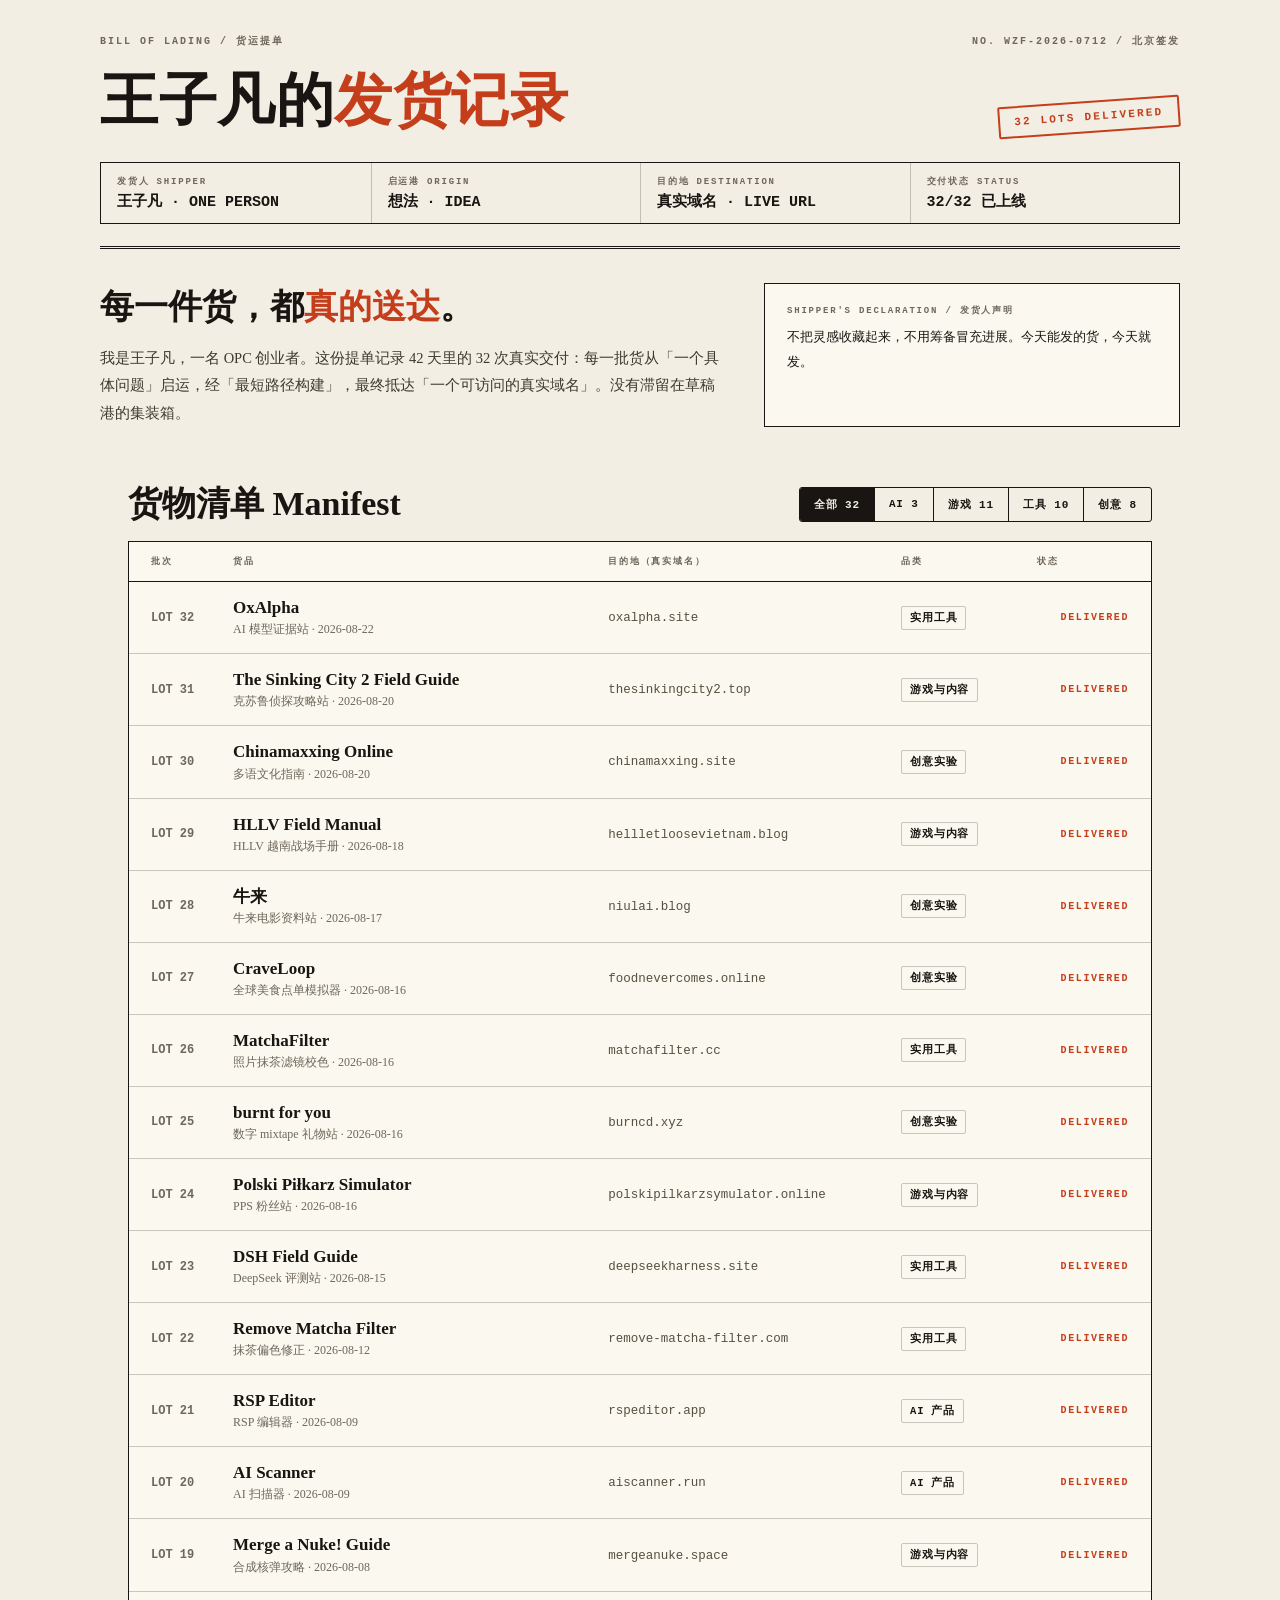
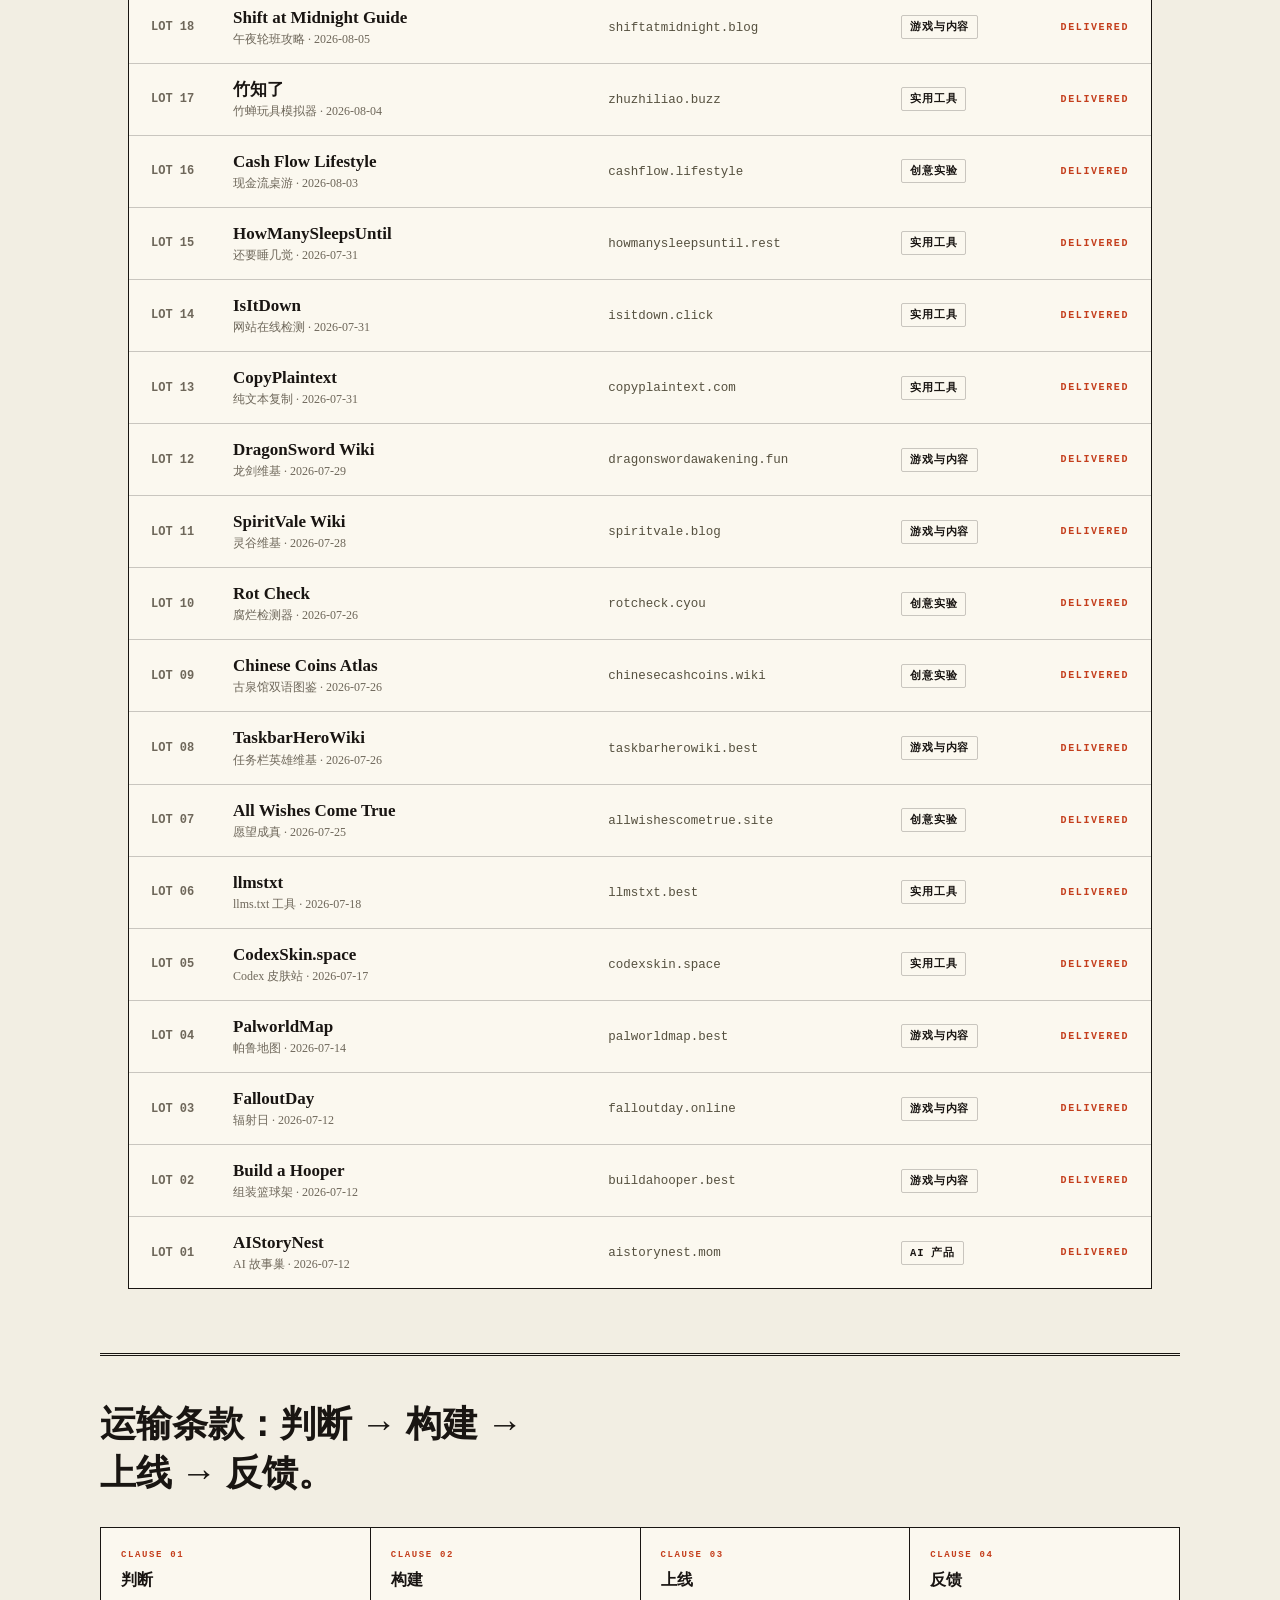
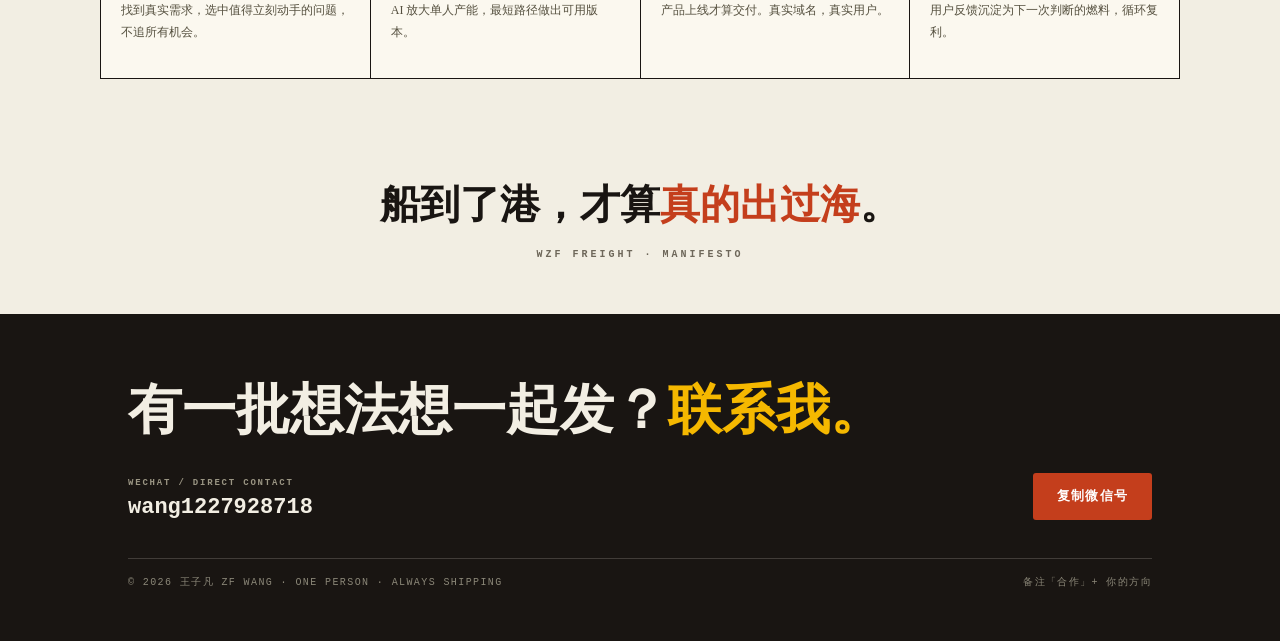
<file: sketches/005-manifest/index.html>
<!doctype html>
<html lang="zh-CN">
<head>
<meta charset="utf-8">
<meta name="viewport" content="width=device-width,initial-scale=1">
<title>王子凡 — 货运提单（方案 E）</title>
<style>
:root{--paper:#F2EEE3;--card:#FBF8EF;--ink:#191512;--dim:#6E675A;--line:rgba(25,21,18,.22);--red:#C43E1C;
--serif:Georgia,"Times New Roman","Songti SC","STSong","SimSun",serif;
--mono:ui-monospace,"SF Mono",Menlo,Consolas,monospace}
*{box-sizing:border-box;margin:0;padding:0}
html{scroll-behavior:smooth}
body{background:var(--paper);color:var(--ink);font-family:var(--serif);-webkit-font-smoothing:antialiased}
a{color:inherit;text-decoration:none}
.wrap{max-width:1080px;margin:0 auto;padding:0 28px}
/* bill header */
.bill{border-bottom:3px double var(--ink);padding:34px 0 22px}
.bill-top{display:flex;justify-content:space-between;gap:14px;flex-wrap:wrap;font:600 10px var(--mono);letter-spacing:.2em;text-transform:uppercase;color:var(--dim)}
.bill-title{display:flex;align-items:baseline;justify-content:space-between;gap:20px;flex-wrap:wrap;margin-top:14px}
.bill-title h1{font-size:clamp(34px,5vw,58px);font-weight:700;letter-spacing:.01em}
.bill-title h1 em{font-style:normal;color:var(--red)}
.stamp{border:2px solid var(--red);color:var(--red);font:700 11px var(--mono);letter-spacing:.2em;padding:8px 14px;transform:rotate(-4deg);border-radius:2px}
.bill-meta{display:grid;grid-template-columns:repeat(4,1fr);gap:0;margin-top:22px;border:1px solid var(--ink)}
.bill-meta div{padding:12px 16px;border-left:1px solid var(--line)}
.bill-meta div:first-child{border-left:0}
.bill-meta small{display:block;font:600 9px var(--mono);letter-spacing:.2em;text-transform:uppercase;color:var(--dim)}
.bill-meta b{display:block;margin-top:4px;font:700 15px var(--mono)}
/* intro */
.intro{padding:34px 0 10px;display:grid;grid-template-columns:minmax(0,1.2fr) minmax(0,.8fr);gap:40px}
.intro h2{font-size:clamp(24px,3vw,34px);line-height:1.4;font-weight:700}
.intro h2 em{font-style:normal;color:var(--red)}
.intro p{font-size:14.5px;line-height:1.9;color:#3E3A30;margin-top:14px}
.shipper{border:1px solid var(--ink);background:var(--card);padding:20px 22px;font-size:13px;line-height:1.9}
.shipper small{display:block;font:600 9px var(--mono);letter-spacing:.2em;text-transform:uppercase;color:var(--dim);margin-bottom:8px}
/* cargo table */
.cargo-head{display:flex;justify-content:space-between;align-items:center;gap:16px;flex-wrap:wrap;margin:44px 0 14px}
.cargo-head h2{font-size:clamp(24px,2.8vw,34px);font-weight:700}
.tabs{display:flex;gap:0;border:1px solid var(--ink);border-radius:3px;overflow:hidden}
.tab{border:0;border-left:1px solid var(--ink);background:transparent;color:var(--ink);font:600 11px var(--mono);letter-spacing:.08em;padding:9px 14px;cursor:pointer;transition:.15s}
.tab:first-child{border-left:0}
.tab:hover{background:rgba(25,21,18,.07)}
.tab.on{background:var(--ink);color:var(--paper)}
.cargo{border:1px solid var(--ink);background:var(--card)}
.thead,.item{display:grid;grid-template-columns:64px minmax(0,1.3fr) minmax(0,1fr) 118px 92px;gap:0 18px;align-items:center;padding:0 22px}
.thead{font:600 9px var(--mono);letter-spacing:.2em;text-transform:uppercase;color:var(--dim);padding-top:13px;padding-bottom:13px;border-bottom:1px solid var(--ink)}
.item{padding-top:15px;padding-bottom:15px;border-bottom:1px solid var(--line);transition:background .15s}
.item:last-child{border-bottom:0}
.item:hover{background:rgba(196,62,28,.05)}
.lot{font:700 12px var(--mono);color:var(--dim)}
.what b{display:block;font-size:17px;font-weight:700;line-height:1.3}
.what small{font-size:12px;color:var(--dim)}
.dest{font:500 12.5px var(--mono);color:#55503F;word-break:break-all}
.dest i{font-style:normal;color:var(--red);opacity:0;margin-left:5px;transition:.15s}
.item:hover .dest i{opacity:1}
.duty{font:600 10.5px var(--mono);letter-spacing:.08em;color:var(--ink);border:1px solid var(--line);border-radius:2px;padding:4px 8px;text-align:center;width:fit-content}
.item:hover .duty{border-color:var(--red);color:var(--red)}
.status{font:700 10px var(--mono);letter-spacing:.16em;color:var(--red);text-align:right}
.item:first-child .status{color:var(--red)}
/* terms */
.terms{border-top:3px double var(--ink);margin-top:64px;padding:44px 0}
.terms h2{font-size:clamp(24px,3vw,36px);font-weight:700;max-width:24ch;line-height:1.35}
.terms h2 em{font-style:normal;color:var(--red)}
.grid4{display:grid;grid-template-columns:repeat(4,1fr);gap:1px;background:var(--ink);border:1px solid var(--ink);margin-top:30px}
.grid4 div{background:var(--card);padding:22px 20px;min-height:150px}
.grid4 b{display:block;font-size:16px;font-weight:700}
.grid4 small{display:block;font:600 9px var(--mono);letter-spacing:.18em;text-transform:uppercase;color:var(--red);margin-bottom:10px}
.grid4 p{margin-top:9px;font-size:12px;line-height:1.8;color:#55503F}
/* manifesto quote */
.quote{padding:54px 0;text-align:center}
.quote p{font-size:clamp(24px,3.4vw,40px);font-weight:700;line-height:1.4}
.quote p em{font-style:normal;color:var(--red)}
.quote small{display:block;margin-top:16px;font:600 10px var(--mono);letter-spacing:.3em;color:var(--dim)}
/* contact */
.contact{background:var(--ink);color:var(--paper);padding:64px 0 52px}
.contact h2{font-size:clamp(30px,4.4vw,54px);font-weight:700;line-height:1.2}
.contact h2 em{font-style:normal;color:#F5B800}
.crow{display:flex;justify-content:space-between;align-items:flex-end;gap:30px;flex-wrap:wrap;margin-top:30px}
.wx small{display:block;font:600 9px var(--mono);letter-spacing:.2em;text-transform:uppercase;color:#9A9583}
.wx b{display:block;font:700 22px var(--mono);margin-top:7px}
.copy{border:0;background:var(--red);color:#fff;font:700 12.5px var(--mono);letter-spacing:.1em;padding:15px 24px;border-radius:3px;cursor:pointer;transition:.15s}
.copy:hover{background:#d9502c}
.fine{margin-top:38px;padding-top:16px;border-top:1px solid rgba(242,238,227,.18);display:flex;justify-content:space-between;gap:12px;font:500 10px var(--mono);letter-spacing:.14em;color:#8B8778}
@media(max-width:860px){
 .bill-meta{grid-template-columns:1fr 1fr}
 .bill-meta div:nth-child(3){border-left:0}
 .bill-meta div:nth-child(n+3){border-top:1px solid var(--line)}
 .intro{grid-template-columns:1fr}
 .thead{display:none}
 .item{grid-template-columns:44px minmax(0,1fr);grid-template-areas:"lot what" "lot dest" "lot duty";gap:5px 12px;padding:13px 16px}
 .lot{grid-area:lot}
 .what{grid-area:what}
 .dest{grid-area:dest;font-size:11.5px}
 .duty{grid-area:duty}
 .status{display:none}
 .grid4{grid-template-columns:1fr 1fr}
}
</style>
</head>
<body>
<header class="wrap bill">
  <div class="bill-top"><span>BILL OF LADING / 货运提单</span><span>NO. WZF-2026-0712 / 北京签发</span></div>
  <div class="bill-title">
    <h1>王子凡的<em>发货记录</em></h1>
    <span class="stamp">32 LOTS DELIVERED</span>
  </div>
  <div class="bill-meta">
    <div><small>发货人 Shipper</small><b>王子凡 · ONE PERSON</b></div>
    <div><small>启运港 Origin</small><b>想法 · IDEA</b></div>
    <div><small>目的地 Destination</small><b>真实域名 · LIVE URL</b></div>
    <div><small>交付状态 Status</small><b>32/32 已上线</b></div>
  </div>
</header>
<section class="wrap intro">
  <div>
    <h2>每一件货，都<em>真的送达</em>。</h2>
    <p>我是王子凡，一名 OPC 创业者。这份提单记录 42 天里的 32 次真实交付：每一批货从「一个具体问题」启运，经「最短路径构建」，最终抵达「一个可访问的真实域名」。没有滞留在草稿港的集装箱。</p>
  </div>
  <div class="shipper"><small>SHIPPER'S DECLARATION / 发货人声明</small>不把灵感收藏起来，不用筹备冒充进展。今天能发的货，今天就发。</div>
</section>
<section class="wrap" id="work">
  <div class="cargo-head">
    <h2>货物清单 Manifest</h2>
    <div class="tabs">
      <button class="tab on" data-f="all">全部 32</button>
      <button class="tab" data-f="ai">AI 3</button>
      <button class="tab" data-f="game">游戏 11</button>
      <button class="tab" data-f="tool">工具 10</button>
      <button class="tab" data-f="creative">创意 8</button>
    </div>
  </div>
  <div class="cargo">
    <div class="thead"><span>批次</span><span>货品</span><span>目的地（真实域名）</span><span>品类</span><span>状态</span></div>
    <a class="item" data-cat="tool" href="https://oxalpha.site/" target="_blank" rel="noopener"><span class="lot">LOT 32</span><span class="what"><b>OxAlpha</b><small>AI 模型证据站 · 2026-08-22</small></span><span class="dest">oxalpha.site<i>↗</i></span><span class="duty">实用工具</span><span class="status">DELIVERED</span></a>
    <a class="item" data-cat="game" href="https://thesinkingcity2.top/" target="_blank" rel="noopener"><span class="lot">LOT 31</span><span class="what"><b>The Sinking City 2 Field Guide</b><small>克苏鲁侦探攻略站 · 2026-08-20</small></span><span class="dest">thesinkingcity2.top<i>↗</i></span><span class="duty">游戏与内容</span><span class="status">DELIVERED</span></a>
    <a class="item" data-cat="creative" href="https://chinamaxxing.site/" target="_blank" rel="noopener"><span class="lot">LOT 30</span><span class="what"><b>Chinamaxxing Online</b><small>多语文化指南 · 2026-08-20</small></span><span class="dest">chinamaxxing.site<i>↗</i></span><span class="duty">创意实验</span><span class="status">DELIVERED</span></a>
    <a class="item" data-cat="game" href="https://hellletloosevietnam.blog/" target="_blank" rel="noopener"><span class="lot">LOT 29</span><span class="what"><b>HLLV Field Manual</b><small>HLLV 越南战场手册 · 2026-08-18</small></span><span class="dest">hellletloosevietnam.blog<i>↗</i></span><span class="duty">游戏与内容</span><span class="status">DELIVERED</span></a>
    <a class="item" data-cat="creative" href="https://niulai.blog/" target="_blank" rel="noopener"><span class="lot">LOT 28</span><span class="what"><b>牛来</b><small>牛来电影资料站 · 2026-08-17</small></span><span class="dest">niulai.blog<i>↗</i></span><span class="duty">创意实验</span><span class="status">DELIVERED</span></a>
    <a class="item" data-cat="creative" href="https://foodnevercomes.online/" target="_blank" rel="noopener"><span class="lot">LOT 27</span><span class="what"><b>CraveLoop</b><small>全球美食点单模拟器 · 2026-08-16</small></span><span class="dest">foodnevercomes.online<i>↗</i></span><span class="duty">创意实验</span><span class="status">DELIVERED</span></a>
    <a class="item" data-cat="tool" href="https://matchafilter.cc/" target="_blank" rel="noopener"><span class="lot">LOT 26</span><span class="what"><b>MatchaFilter</b><small>照片抹茶滤镜校色 · 2026-08-16</small></span><span class="dest">matchafilter.cc<i>↗</i></span><span class="duty">实用工具</span><span class="status">DELIVERED</span></a>
    <a class="item" data-cat="creative" href="https://burncd.xyz/" target="_blank" rel="noopener"><span class="lot">LOT 25</span><span class="what"><b>burnt for you</b><small>数字 mixtape 礼物站 · 2026-08-16</small></span><span class="dest">burncd.xyz<i>↗</i></span><span class="duty">创意实验</span><span class="status">DELIVERED</span></a>
    <a class="item" data-cat="game" href="https://polskipilkarzsymulator.online/" target="_blank" rel="noopener"><span class="lot">LOT 24</span><span class="what"><b>Polski Piłkarz Simulator</b><small>PPS 粉丝站 · 2026-08-16</small></span><span class="dest">polskipilkarzsymulator.online<i>↗</i></span><span class="duty">游戏与内容</span><span class="status">DELIVERED</span></a>
    <a class="item" data-cat="tool" href="https://deepseekharness.site/" target="_blank" rel="noopener"><span class="lot">LOT 23</span><span class="what"><b>DSH Field Guide</b><small>DeepSeek 评测站 · 2026-08-15</small></span><span class="dest">deepseekharness.site<i>↗</i></span><span class="duty">实用工具</span><span class="status">DELIVERED</span></a>
    <a class="item" data-cat="tool" href="https://remove-matcha-filter.com/" target="_blank" rel="noopener"><span class="lot">LOT 22</span><span class="what"><b>Remove Matcha Filter</b><small>抹茶偏色修正 · 2026-08-12</small></span><span class="dest">remove-matcha-filter.com<i>↗</i></span><span class="duty">实用工具</span><span class="status">DELIVERED</span></a>
    <a class="item" data-cat="ai" href="https://rspeditor.app/" target="_blank" rel="noopener"><span class="lot">LOT 21</span><span class="what"><b>RSP Editor</b><small>RSP 编辑器 · 2026-08-09</small></span><span class="dest">rspeditor.app<i>↗</i></span><span class="duty">AI 产品</span><span class="status">DELIVERED</span></a>
    <a class="item" data-cat="ai" href="https://aiscanner.run/" target="_blank" rel="noopener"><span class="lot">LOT 20</span><span class="what"><b>AI Scanner</b><small>AI 扫描器 · 2026-08-09</small></span><span class="dest">aiscanner.run<i>↗</i></span><span class="duty">AI 产品</span><span class="status">DELIVERED</span></a>
    <a class="item" data-cat="game" href="https://mergeanuke.space/" target="_blank" rel="noopener"><span class="lot">LOT 19</span><span class="what"><b>Merge a Nuke! Guide</b><small>合成核弹攻略 · 2026-08-08</small></span><span class="dest">mergeanuke.space<i>↗</i></span><span class="duty">游戏与内容</span><span class="status">DELIVERED</span></a>
    <a class="item" data-cat="game" href="https://shiftatmidnight.blog/" target="_blank" rel="noopener"><span class="lot">LOT 18</span><span class="what"><b>Shift at Midnight Guide</b><small>午夜轮班攻略 · 2026-08-05</small></span><span class="dest">shiftatmidnight.blog<i>↗</i></span><span class="duty">游戏与内容</span><span class="status">DELIVERED</span></a>
    <a class="item" data-cat="tool" href="https://zhuzhiliao.buzz/" target="_blank" rel="noopener"><span class="lot">LOT 17</span><span class="what"><b>竹知了</b><small>竹蝉玩具模拟器 · 2026-08-04</small></span><span class="dest">zhuzhiliao.buzz<i>↗</i></span><span class="duty">实用工具</span><span class="status">DELIVERED</span></a>
    <a class="item" data-cat="creative" href="https://cashflow.lifestyle/" target="_blank" rel="noopener"><span class="lot">LOT 16</span><span class="what"><b>Cash Flow Lifestyle</b><small>现金流桌游 · 2026-08-03</small></span><span class="dest">cashflow.lifestyle<i>↗</i></span><span class="duty">创意实验</span><span class="status">DELIVERED</span></a>
    <a class="item" data-cat="tool" href="https://howmanysleepsuntil.rest/" target="_blank" rel="noopener"><span class="lot">LOT 15</span><span class="what"><b>HowManySleepsUntil</b><small>还要睡几觉 · 2026-07-31</small></span><span class="dest">howmanysleepsuntil.rest<i>↗</i></span><span class="duty">实用工具</span><span class="status">DELIVERED</span></a>
    <a class="item" data-cat="tool" href="https://isitdown.click/" target="_blank" rel="noopener"><span class="lot">LOT 14</span><span class="what"><b>IsItDown</b><small>网站在线检测 · 2026-07-31</small></span><span class="dest">isitdown.click<i>↗</i></span><span class="duty">实用工具</span><span class="status">DELIVERED</span></a>
    <a class="item" data-cat="tool" href="https://copyplaintext.com/" target="_blank" rel="noopener"><span class="lot">LOT 13</span><span class="what"><b>CopyPlaintext</b><small>纯文本复制 · 2026-07-31</small></span><span class="dest">copyplaintext.com<i>↗</i></span><span class="duty">实用工具</span><span class="status">DELIVERED</span></a>
    <a class="item" data-cat="game" href="https://dragonswordawakening.fun/" target="_blank" rel="noopener"><span class="lot">LOT 12</span><span class="what"><b>DragonSword Wiki</b><small>龙剑维基 · 2026-07-29</small></span><span class="dest">dragonswordawakening.fun<i>↗</i></span><span class="duty">游戏与内容</span><span class="status">DELIVERED</span></a>
    <a class="item" data-cat="game" href="https://spiritvale.blog/" target="_blank" rel="noopener"><span class="lot">LOT 11</span><span class="what"><b>SpiritVale Wiki</b><small>灵谷维基 · 2026-07-28</small></span><span class="dest">spiritvale.blog<i>↗</i></span><span class="duty">游戏与内容</span><span class="status">DELIVERED</span></a>
    <a class="item" data-cat="creative" href="https://rotcheck.cyou/" target="_blank" rel="noopener"><span class="lot">LOT 10</span><span class="what"><b>Rot Check</b><small>腐烂检测器 · 2026-07-26</small></span><span class="dest">rotcheck.cyou<i>↗</i></span><span class="duty">创意实验</span><span class="status">DELIVERED</span></a>
    <a class="item" data-cat="creative" href="https://chinesecashcoins.wiki/" target="_blank" rel="noopener"><span class="lot">LOT 09</span><span class="what"><b>Chinese Coins Atlas</b><small>古泉馆双语图鉴 · 2026-07-26</small></span><span class="dest">chinesecashcoins.wiki<i>↗</i></span><span class="duty">创意实验</span><span class="status">DELIVERED</span></a>
    <a class="item" data-cat="game" href="https://taskbarherowiki.best/" target="_blank" rel="noopener"><span class="lot">LOT 08</span><span class="what"><b>TaskbarHeroWiki</b><small>任务栏英雄维基 · 2026-07-26</small></span><span class="dest">taskbarherowiki.best<i>↗</i></span><span class="duty">游戏与内容</span><span class="status">DELIVERED</span></a>
    <a class="item" data-cat="creative" href="https://allwishescometrue.site/" target="_blank" rel="noopener"><span class="lot">LOT 07</span><span class="what"><b>All Wishes Come True</b><small>愿望成真 · 2026-07-25</small></span><span class="dest">allwishescometrue.site<i>↗</i></span><span class="duty">创意实验</span><span class="status">DELIVERED</span></a>
    <a class="item" data-cat="tool" href="https://llmstxt.best/" target="_blank" rel="noopener"><span class="lot">LOT 06</span><span class="what"><b>llmstxt</b><small>llms.txt 工具 · 2026-07-18</small></span><span class="dest">llmstxt.best<i>↗</i></span><span class="duty">实用工具</span><span class="status">DELIVERED</span></a>
    <a class="item" data-cat="tool" href="https://codexskin.space/" target="_blank" rel="noopener"><span class="lot">LOT 05</span><span class="what"><b>CodexSkin.space</b><small>Codex 皮肤站 · 2026-07-17</small></span><span class="dest">codexskin.space<i>↗</i></span><span class="duty">实用工具</span><span class="status">DELIVERED</span></a>
    <a class="item" data-cat="game" href="https://palworldmap.best/" target="_blank" rel="noopener"><span class="lot">LOT 04</span><span class="what"><b>PalworldMap</b><small>帕鲁地图 · 2026-07-14</small></span><span class="dest">palworldmap.best<i>↗</i></span><span class="duty">游戏与内容</span><span class="status">DELIVERED</span></a>
    <a class="item" data-cat="game" href="https://falloutday.online/" target="_blank" rel="noopener"><span class="lot">LOT 03</span><span class="what"><b>FalloutDay</b><small>辐射日 · 2026-07-12</small></span><span class="dest">falloutday.online<i>↗</i></span><span class="duty">游戏与内容</span><span class="status">DELIVERED</span></a>
    <a class="item" data-cat="game" href="https://buildahooper.best/" target="_blank" rel="noopener"><span class="lot">LOT 02</span><span class="what"><b>Build a Hooper</b><small>组装篮球架 · 2026-07-12</small></span><span class="dest">buildahooper.best<i>↗</i></span><span class="duty">游戏与内容</span><span class="status">DELIVERED</span></a>
    <a class="item" data-cat="ai" href="https://aistorynest.mom/" target="_blank" rel="noopener"><span class="lot">LOT 01</span><span class="what"><b>AIStoryNest</b><small>AI 故事巢 · 2026-07-12</small></span><span class="dest">aistorynest.mom<i>↗</i></span><span class="duty">AI 产品</span><span class="status">DELIVERED</span></a>
  </div>
</section>
<section class="wrap terms" id="system">
  <h2>运输条款：判断 → 构建 → 上线 → 反馈。</h2>
  <div class="grid4">
    <div><small>CLAUSE 01</small><b>判断</b><p>找到真实需求，选中值得立刻动手的问题，不追所有机会。</p></div>
    <div><small>CLAUSE 02</small><b>构建</b><p>AI 放大单人产能，最短路径做出可用版本。</p></div>
    <div><small>CLAUSE 03</small><b>上线</b><p>产品上线才算交付。真实域名，真实用户。</p></div>
    <div><small>CLAUSE 04</small><b>反馈</b><p>用户反馈沉淀为下一次判断的燃料，循环复利。</p></div>
  </div>
</section>
<section class="quote">
  <div class="wrap"><p>船到了港，才算<em>真的出过海</em>。</p><small>WZF FREIGHT · MANIFESTO</small></div>
</section>
<footer class="contact" id="contact">
  <div class="wrap">
    <h2>有一批想法想一起发？<em>联系我。</em></h2>
    <div class="crow">
      <div class="wx"><small>WECHAT / DIRECT CONTACT</small><b>wang1227928718</b></div>
      <button class="copy" id="copyBtn">复制微信号</button>
    </div>
    <div class="fine"><span>© 2026 王子凡 ZF WANG · ONE PERSON · ALWAYS SHIPPING</span><span>备注「合作」+ 你的方向</span></div>
  </div>
</footer>
<script>
(function(){
  var tabs=document.querySelectorAll('.tab');
  var items=document.querySelectorAll('.item');
  tabs.forEach(function(t){t.addEventListener('click',function(){
    tabs.forEach(function(x){x.classList.remove('on')});
    t.classList.add('on');
    var f=t.getAttribute('data-f');
    items.forEach(function(r){r.style.display=(f==='all'||r.getAttribute('data-cat')===f)?'':'none'});
  })});
  var btn=document.getElementById('copyBtn');
  function done(){btn.textContent='已复制 ✓';setTimeout(function(){btn.textContent='复制微信号'},1600)}
  function fallback(){var i=document.createElement('input');i.value='wang1227928718';document.body.appendChild(i);i.select();try{document.execCommand('copy')}catch(e){}document.body.removeChild(i);done()}
  btn.addEventListener('click',function(){
    if(navigator.clipboard&&navigator.clipboard.writeText){navigator.clipboard.writeText('wang1227928718').then(done,fallback)}else{fallback()}
  });
})();
</script>
</body>
</html>
</file>
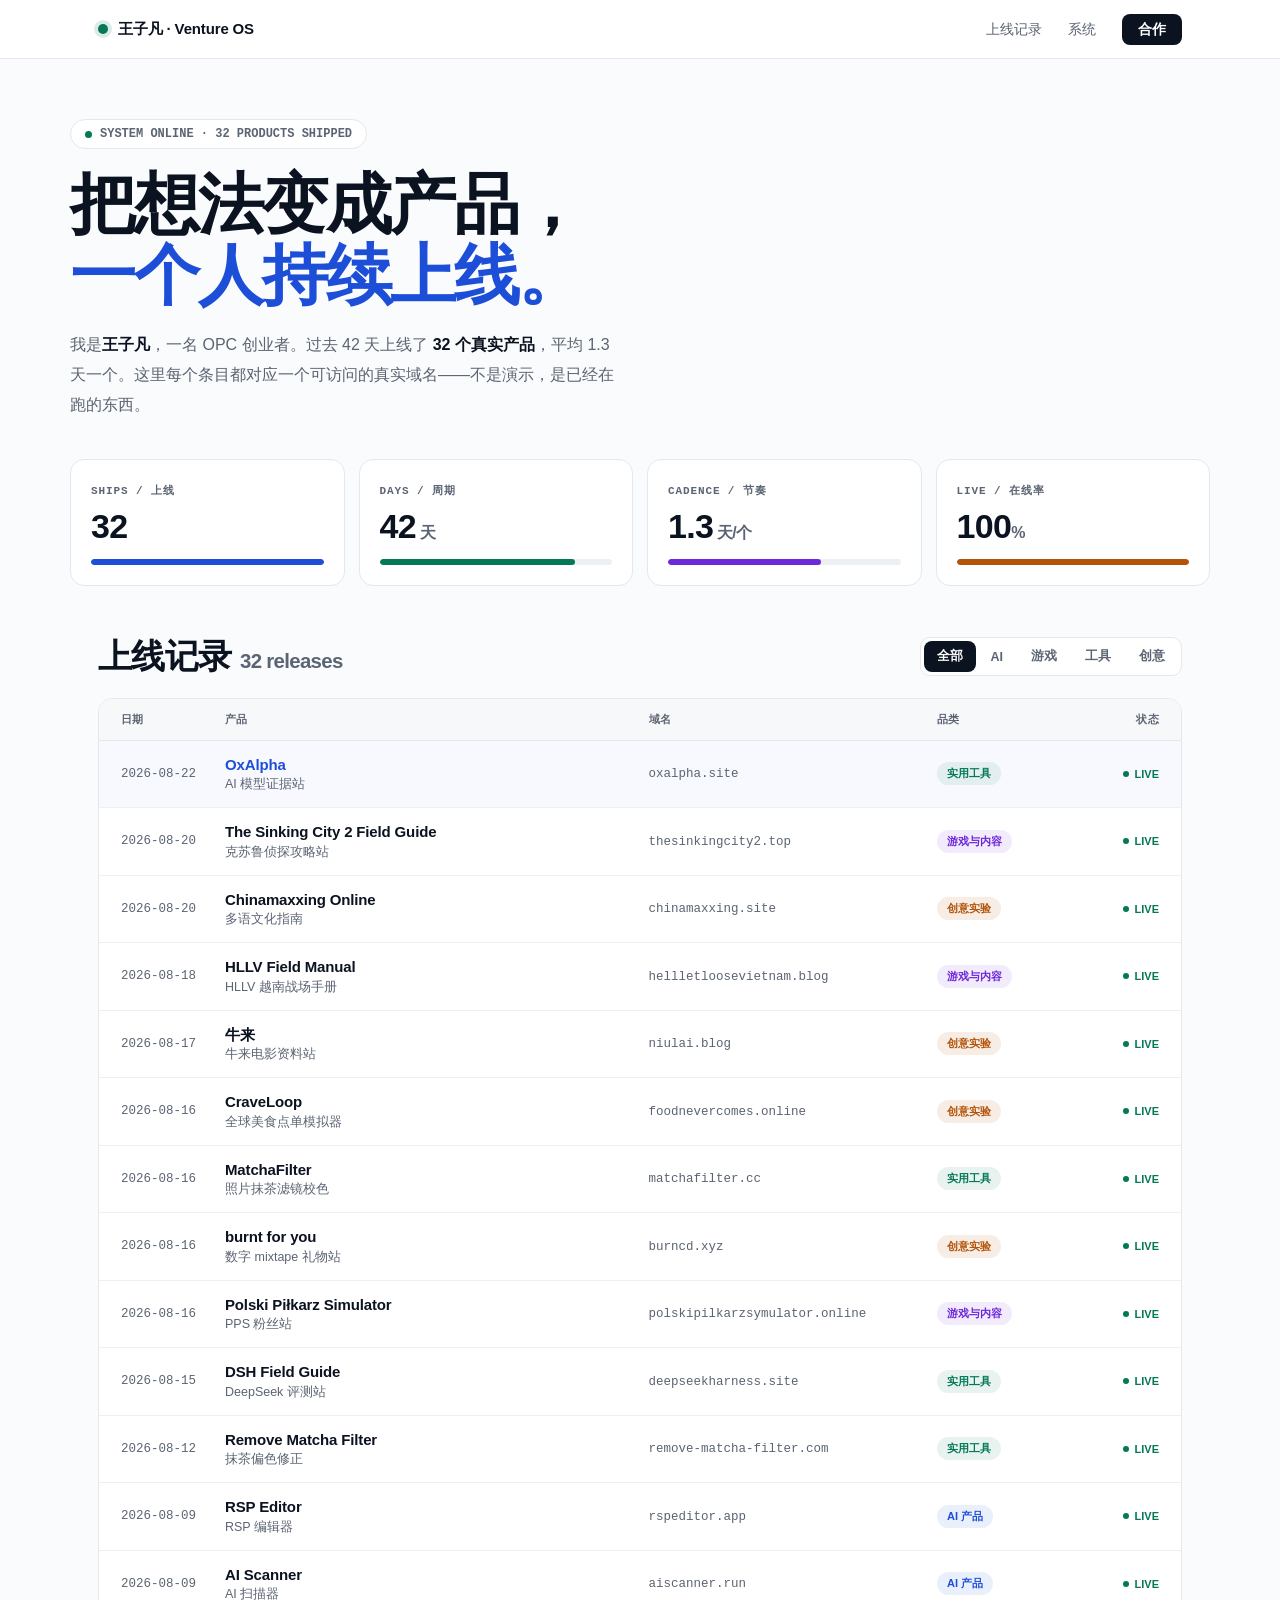
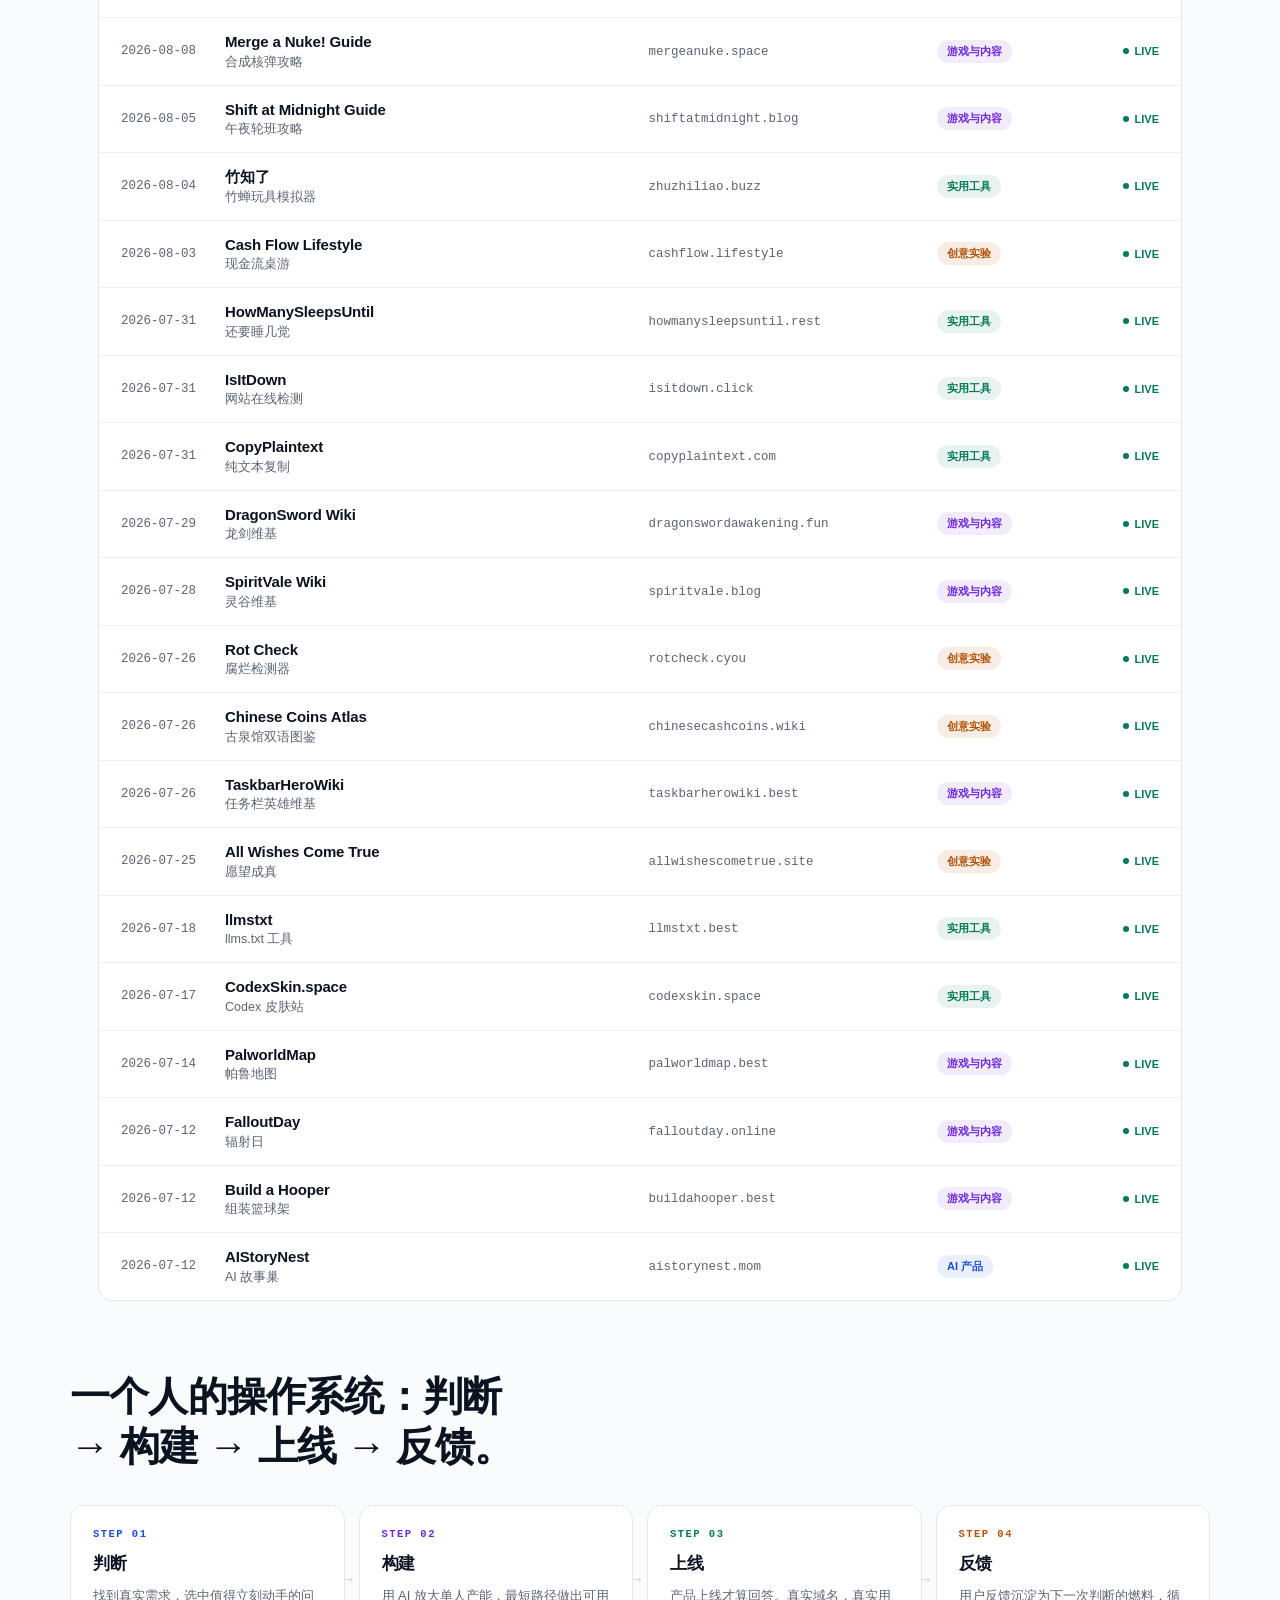
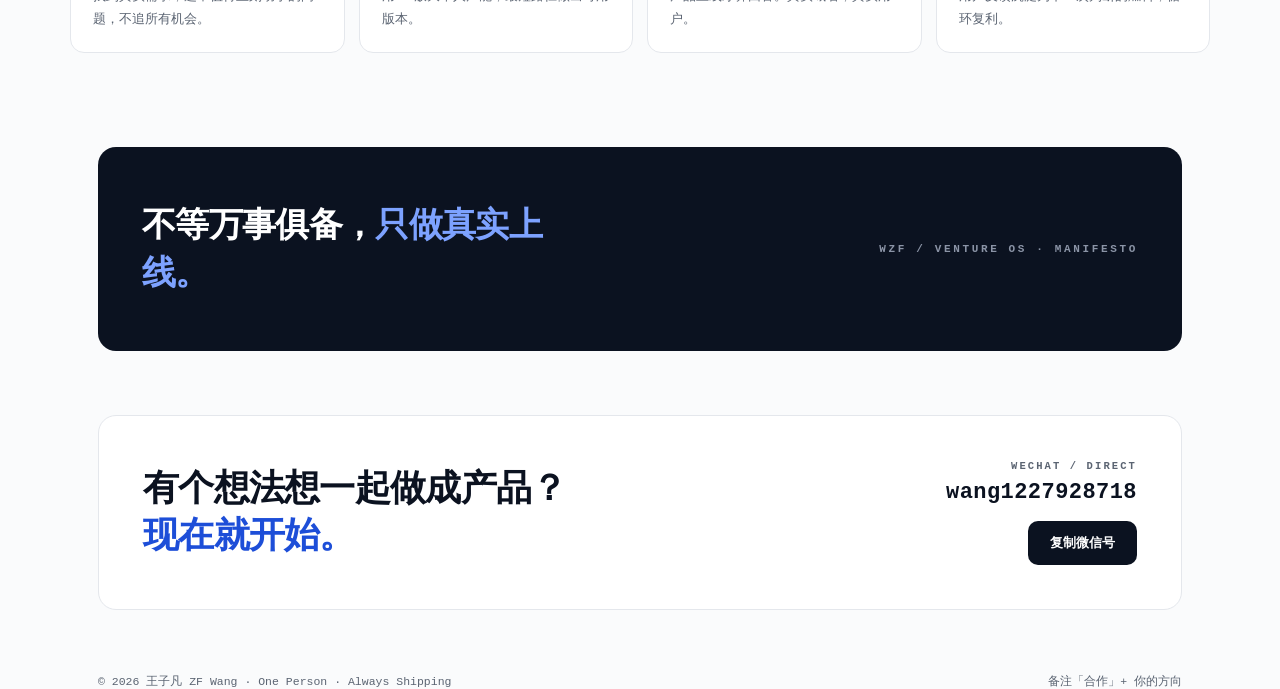
<file: sketches/006-daylight-os/index.html>
<!doctype html>
<html lang="zh-CN">
<head>
<meta charset="utf-8">
<meta name="viewport" content="width=device-width,initial-scale=1">
<title>王子凡 — Venture OS（方案 F）</title>
<style>
:root{--bg:#FAFBFC;--panel:#FFFFFF;--ink:#0B1220;--sub:#5B6472;--line:#E4E7EC;--line2:#EDF0F3;
--blue:#1D4ED8;--green:#047857;--orange:#B45309;--vio:#6D28D9;--red:#B91C1C;
--mono:ui-monospace,"SF Mono",Menlo,Consolas,monospace;
--sans:-apple-system,BlinkMacSystemFont,"Segoe UI",Roboto,"PingFang SC","Hiragino Sans GB","Microsoft YaHei",sans-serif}
*{box-sizing:border-box;margin:0;padding:0}
html{scroll-behavior:smooth}
body{background:var(--bg);color:var(--ink);font-family:var(--sans);-webkit-font-smoothing:antialiased}
a{color:inherit;text-decoration:none}
.wrap{max-width:1140px;margin:0 auto;padding:0 28px}
/* topbar */
.topbar{background:var(--panel);border-bottom:1px solid var(--line);position:sticky;top:0;z-index:40}
.topbar .wrap{display:flex;justify-content:space-between;align-items:center;height:58px}
.brand{display:flex;align-items:center;gap:10px;font-weight:700;font-size:15px;letter-spacing:-.01em}
.brand i{width:10px;height:10px;border-radius:50%;background:var(--green);box-shadow:0 0 0 4px rgba(4,120,87,.14)}
.nav a{font-size:13.5px;color:var(--sub);margin-left:26px;transition:.15s}
.nav a:hover{color:var(--ink)}
.nav a.cta{color:var(--panel);background:var(--ink);padding:8px 16px;border-radius:8px;font-weight:600}
.nav a.cta:hover{background:#1E293B}
/* hero */
.hero{padding:60px 0 40px}
.pill{display:inline-flex;align-items:center;gap:8px;border:1px solid var(--line);background:var(--panel);border-radius:999px;padding:7px 14px;font:600 12px var(--mono);color:var(--sub)}
.pill i{width:7px;height:7px;border-radius:50%;background:var(--green)}
.hero h1{font-size:clamp(38px,5.4vw,66px);line-height:1.08;font-weight:800;letter-spacing:-.03em;margin-top:20px;max-width:16ch}
.hero h1 span{color:var(--blue)}
.hero p{margin-top:18px;font-size:16px;line-height:1.9;color:var(--sub);max-width:62ch}
.hero p b{color:var(--ink)}
.kpis{display:grid;grid-template-columns:repeat(4,1fr);gap:14px;margin-top:38px}
.kpi{background:var(--panel);border:1px solid var(--line);border-radius:14px;padding:20px}
.kpi small{font:600 11px var(--mono);letter-spacing:.08em;color:var(--sub);text-transform:uppercase}
.kpi b{display:block;margin-top:9px;font-size:34px;font-weight:800;letter-spacing:-.02em;font-variant-numeric:tabular-nums}
.kpi b em{font-style:normal;font-size:16px;color:var(--sub);font-weight:600}
.kpi .bar{margin-top:13px;height:6px;border-radius:999px;background:var(--line2);overflow:hidden}
.kpi .bar i{display:block;height:100%;border-radius:999px}
/* section head */
.shead{display:flex;justify-content:space-between;align-items:center;gap:18px;flex-wrap:wrap;margin:8px 0 18px}
.shead h2{font-size:clamp(24px,2.8vw,34px);font-weight:800;letter-spacing:-.02em}
.seg{display:flex;background:var(--panel);border:1px solid var(--line);border-radius:10px;padding:3px;gap:2px}
.seg button{border:0;background:transparent;color:var(--sub);font:600 12.5px var(--sans);padding:7px 13px;border-radius:8px;cursor:pointer;transition:.15s}
.seg button:hover{color:var(--ink)}
.seg button.on{background:var(--ink);color:#fff}
/* release table */
.table{background:var(--panel);border:1px solid var(--line);border-radius:14px;overflow:hidden}
.thead,.rrow{display:grid;grid-template-columns:86px minmax(0,1.5fr) minmax(0,1fr) 118px 86px;gap:0 18px;align-items:center;padding:0 22px}
.thead{font:600 11px var(--sans);color:var(--sub);text-transform:uppercase;letter-spacing:.04em;padding-top:13px;padding-bottom:13px;border-bottom:1px solid var(--line);background:#F7F8FA}
.rrow{padding-top:14px;padding-bottom:14px;border-bottom:1px solid var(--line2);transition:background .13s}
.rrow:last-child{border-bottom:0}
.rrow:hover{background:#F7F9FC}
.rdate{font:500 12.5px var(--mono);color:var(--sub)}
.rname b{display:block;font-size:15px;font-weight:700;line-height:1.3;letter-spacing:-.01em}
.rname small{font-size:12.5px;color:var(--sub)}
.rurl{font:500 12.5px var(--mono);color:var(--sub);word-break:break-all}
.rurl i{font-style:normal;color:var(--blue);opacity:0;margin-left:4px;transition:.13s}
.rrow:hover .rurl i{opacity:1}
.tag{font:600 11px var(--sans);padding:4px 10px;border-radius:999px;width:fit-content}
.tag.ai{background:rgba(29,78,216,.09);color:var(--blue)}
.tag.game{background:rgba(109,40,217,.09);color:var(--vio)}
.tag.tool{background:rgba(4,120,87,.09);color:var(--green)}
.tag.creative{background:rgba(180,83,9,.1);color:var(--orange)}
.rst{font:600 11px var(--sans);color:var(--green);display:flex;align-items:center;gap:6px;justify-content:flex-end}
.rst i{width:6px;height:6px;border-radius:50%;background:var(--green)}
.rrow.latest{background:rgba(29,78,216,.03)}
.rrow.latest .rname b{color:var(--blue)}
/* system */
.system{padding:70px 0 30px}
.system h2{font-size:clamp(26px,3.2vw,40px);font-weight:800;letter-spacing:-.02em;max-width:20ch;line-height:1.25}
.sys{display:grid;grid-template-columns:repeat(4,1fr);gap:14px;margin-top:34px}
.sys div{background:var(--panel);border:1px solid var(--line);border-radius:14px;padding:22px;position:relative;transition:.18s}
.sys div:hover{border-color:#C9D2DE;transform:translateY(-3px);box-shadow:0 12px 30px rgba(11,18,32,.07)}
.sys div b{display:block;font-size:17px;font-weight:700;letter-spacing:-.01em}
.sys div small{display:block;font:600 10.5px var(--mono);letter-spacing:.14em;text-transform:uppercase;margin-bottom:12px}
.sys div:nth-child(1) small{color:var(--blue)}
.sys div:nth-child(2) small{color:var(--vio)}
.sys div:nth-child(3) small{color:var(--green)}
.sys div:nth-child(4) small{color:var(--orange)}
.sys div p{margin-top:9px;font-size:13px;line-height:1.8;color:var(--sub)}
.sys div:after{content:"→";position:absolute;top:50%;right:-12px;transform:translateY(-50%);color:#C1C8D2;font-size:14px;z-index:1}
.sys div:last-child:after{display:none}
/* credo */
.credo{background:var(--ink);color:#fff;border-radius:18px;padding:54px 44px;margin:64px 0;display:flex;justify-content:space-between;align-items:center;gap:34px;flex-wrap:wrap}
.credo p{font-size:clamp(22px,3vw,34px);font-weight:800;letter-spacing:-.02em;line-height:1.4;max-width:24ch}
.credo p span{color:#7DA2FF}
.credo small{font:600 11px var(--mono);letter-spacing:.24em;color:#8B94A6}
/* contact */
.contact{background:var(--panel);border:1px solid var(--line);border-radius:18px;padding:44px;margin-bottom:64px;display:flex;justify-content:space-between;align-items:center;gap:34px;flex-wrap:wrap}
.contact h2{font-size:clamp(24px,3vw,36px);font-weight:800;letter-spacing:-.02em;line-height:1.3}
.contact h2 span{color:var(--blue)}
.cright{text-align:right}
.cright small{display:block;font:600 10.5px var(--mono);letter-spacing:.2em;color:var(--sub);text-transform:uppercase}
.cright b{display:block;font:700 22px var(--mono);margin-top:8px;letter-spacing:.02em}
.copy{margin-top:16px;border:0;background:var(--ink);color:#fff;font:600 13px var(--sans);padding:13px 22px;border-radius:10px;cursor:pointer;transition:.15s}
.copy:hover{background:#1E293B}
footer{padding:26px 0 34px;display:flex;justify-content:space-between;gap:12px;font:500 11.5px var(--mono);color:var(--sub)}
@media(max-width:880px){
 .kpis{grid-template-columns:1fr 1fr}
 .thead{display:none}
 .rrow{grid-template-columns:minmax(0,1fr) auto;grid-template-areas:"name tag" "url url" "date rst";gap:6px 12px;padding:13px 16px}
 .rname{grid-area:name}
 .rurl{grid-area:url;font-size:11.5px}
 .tag{grid-area:tag}
 .rdate{grid-area:date}
 .rst{grid-area:rst}
 .sys{grid-template-columns:1fr}
 .sys div:after{display:none}
 .contact{flex-direction:column;align-items:flex-start}
 .cright{text-align:left}
}
</style>
</head>
<body>
<div class="topbar"><div class="wrap">
  <div class="brand"><i></i>王子凡 · Venture OS</div>
  <nav class="nav"><a href="#work">上线记录</a><a href="#system">系统</a><a href="#contact" class="cta">合作</a></nav>
</div></div>

<section class="wrap hero">
  <span class="pill"><i></i>SYSTEM ONLINE · 32 PRODUCTS SHIPPED</span>
  <h1>把想法变成产品，<br><span>一个人持续上线。</span></h1>
  <p>我是<b>王子凡</b>，一名 OPC 创业者。过去 42 天上线了 <b>32 个真实产品</b>，平均 1.3 天一个。这里每个条目都对应一个可访问的真实域名——不是演示，是已经在跑的东西。</p>
  <div class="kpis">
    <div class="kpi"><small>Ships / 上线</small><b>32</b><div class="bar"><i style="width:100%;background:var(--blue)"></i></div></div>
    <div class="kpi"><small>Days / 周期</small><b>42<em> 天</em></b><div class="bar"><i style="width:84%;background:var(--green)"></i></div></div>
    <div class="kpi"><small>Cadence / 节奏</small><b>1.3<em> 天/个</em></b><div class="bar"><i style="width:66%;background:var(--vio)"></i></div></div>
    <div class="kpi"><small>Live / 在线率</small><b>100<em>%</em></b><div class="bar"><i style="width:100%;background:var(--orange)"></i></div></div>
  </div>
</section>

<section class="wrap" id="work">
  <div class="shead">
    <h2>上线记录 <span style="color:var(--sub);font-weight:600;font-size:.6em">32 releases</span></h2>
    <div class="seg">
      <button class="on" data-f="all">全部</button>
      <button data-f="ai">AI</button>
      <button data-f="game">游戏</button>
      <button data-f="tool">工具</button>
      <button data-f="creative">创意</button>
    </div>
  </div>
  <div class="table">
    <div class="thead"><span>日期</span><span>产品</span><span>域名</span><span>品类</span><span style="text-align:right">状态</span></div>
    <a class="rrow latest" data-cat="tool" href="https://oxalpha.site/" target="_blank" rel="noopener"><span class="rdate">2026-08-22</span><span class="rname"><b>OxAlpha</b><small>AI 模型证据站</small></span><span class="rurl">oxalpha.site<i>↗</i></span><span class="tag tool">实用工具</span><span class="rst"><i></i>LIVE</span></a>
    <a class="rrow" data-cat="game" href="https://thesinkingcity2.top/" target="_blank" rel="noopener"><span class="rdate">2026-08-20</span><span class="rname"><b>The Sinking City 2 Field Guide</b><small>克苏鲁侦探攻略站</small></span><span class="rurl">thesinkingcity2.top<i>↗</i></span><span class="tag game">游戏与内容</span><span class="rst"><i></i>LIVE</span></a>
    <a class="rrow" data-cat="creative" href="https://chinamaxxing.site/" target="_blank" rel="noopener"><span class="rdate">2026-08-20</span><span class="rname"><b>Chinamaxxing Online</b><small>多语文化指南</small></span><span class="rurl">chinamaxxing.site<i>↗</i></span><span class="tag creative">创意实验</span><span class="rst"><i></i>LIVE</span></a>
    <a class="rrow" data-cat="game" href="https://hellletloosevietnam.blog/" target="_blank" rel="noopener"><span class="rdate">2026-08-18</span><span class="rname"><b>HLLV Field Manual</b><small>HLLV 越南战场手册</small></span><span class="rurl">hellletloosevietnam.blog<i>↗</i></span><span class="tag game">游戏与内容</span><span class="rst"><i></i>LIVE</span></a>
    <a class="rrow" data-cat="creative" href="https://niulai.blog/" target="_blank" rel="noopener"><span class="rdate">2026-08-17</span><span class="rname"><b>牛来</b><small>牛来电影资料站</small></span><span class="rurl">niulai.blog<i>↗</i></span><span class="tag creative">创意实验</span><span class="rst"><i></i>LIVE</span></a>
    <a class="rrow" data-cat="creative" href="https://foodnevercomes.online/" target="_blank" rel="noopener"><span class="rdate">2026-08-16</span><span class="rname"><b>CraveLoop</b><small>全球美食点单模拟器</small></span><span class="rurl">foodnevercomes.online<i>↗</i></span><span class="tag creative">创意实验</span><span class="rst"><i></i>LIVE</span></a>
    <a class="rrow" data-cat="tool" href="https://matchafilter.cc/" target="_blank" rel="noopener"><span class="rdate">2026-08-16</span><span class="rname"><b>MatchaFilter</b><small>照片抹茶滤镜校色</small></span><span class="rurl">matchafilter.cc<i>↗</i></span><span class="tag tool">实用工具</span><span class="rst"><i></i>LIVE</span></a>
    <a class="rrow" data-cat="creative" href="https://burncd.xyz/" target="_blank" rel="noopener"><span class="rdate">2026-08-16</span><span class="rname"><b>burnt for you</b><small>数字 mixtape 礼物站</small></span><span class="rurl">burncd.xyz<i>↗</i></span><span class="tag creative">创意实验</span><span class="rst"><i></i>LIVE</span></a>
    <a class="rrow" data-cat="game" href="https://polskipilkarzsymulator.online/" target="_blank" rel="noopener"><span class="rdate">2026-08-16</span><span class="rname"><b>Polski Piłkarz Simulator</b><small>PPS 粉丝站</small></span><span class="rurl">polskipilkarzsymulator.online<i>↗</i></span><span class="tag game">游戏与内容</span><span class="rst"><i></i>LIVE</span></a>
    <a class="rrow" data-cat="tool" href="https://deepseekharness.site/" target="_blank" rel="noopener"><span class="rdate">2026-08-15</span><span class="rname"><b>DSH Field Guide</b><small>DeepSeek 评测站</small></span><span class="rurl">deepseekharness.site<i>↗</i></span><span class="tag tool">实用工具</span><span class="rst"><i></i>LIVE</span></a>
    <a class="rrow" data-cat="tool" href="https://remove-matcha-filter.com/" target="_blank" rel="noopener"><span class="rdate">2026-08-12</span><span class="rname"><b>Remove Matcha Filter</b><small>抹茶偏色修正</small></span><span class="rurl">remove-matcha-filter.com<i>↗</i></span><span class="tag tool">实用工具</span><span class="rst"><i></i>LIVE</span></a>
    <a class="rrow" data-cat="ai" href="https://rspeditor.app/" target="_blank" rel="noopener"><span class="rdate">2026-08-09</span><span class="rname"><b>RSP Editor</b><small>RSP 编辑器</small></span><span class="rurl">rspeditor.app<i>↗</i></span><span class="tag ai">AI 产品</span><span class="rst"><i></i>LIVE</span></a>
    <a class="rrow" data-cat="ai" href="https://aiscanner.run/" target="_blank" rel="noopener"><span class="rdate">2026-08-09</span><span class="rname"><b>AI Scanner</b><small>AI 扫描器</small></span><span class="rurl">aiscanner.run<i>↗</i></span><span class="tag ai">AI 产品</span><span class="rst"><i></i>LIVE</span></a>
    <a class="rrow" data-cat="game" href="https://mergeanuke.space/" target="_blank" rel="noopener"><span class="rdate">2026-08-08</span><span class="rname"><b>Merge a Nuke! Guide</b><small>合成核弹攻略</small></span><span class="rurl">mergeanuke.space<i>↗</i></span><span class="tag game">游戏与内容</span><span class="rst"><i></i>LIVE</span></a>
    <a class="rrow" data-cat="game" href="https://shiftatmidnight.blog/" target="_blank" rel="noopener"><span class="rdate">2026-08-05</span><span class="rname"><b>Shift at Midnight Guide</b><small>午夜轮班攻略</small></span><span class="rurl">shiftatmidnight.blog<i>↗</i></span><span class="tag game">游戏与内容</span><span class="rst"><i></i>LIVE</span></a>
    <a class="rrow" data-cat="tool" href="https://zhuzhiliao.buzz/" target="_blank" rel="noopener"><span class="rdate">2026-08-04</span><span class="rname"><b>竹知了</b><small>竹蝉玩具模拟器</small></span><span class="rurl">zhuzhiliao.buzz<i>↗</i></span><span class="tag tool">实用工具</span><span class="rst"><i></i>LIVE</span></a>
    <a class="rrow" data-cat="creative" href="https://cashflow.lifestyle/" target="_blank" rel="noopener"><span class="rdate">2026-08-03</span><span class="rname"><b>Cash Flow Lifestyle</b><small>现金流桌游</small></span><span class="rurl">cashflow.lifestyle<i>↗</i></span><span class="tag creative">创意实验</span><span class="rst"><i></i>LIVE</span></a>
    <a class="rrow" data-cat="tool" href="https://howmanysleepsuntil.rest/" target="_blank" rel="noopener"><span class="rdate">2026-07-31</span><span class="rname"><b>HowManySleepsUntil</b><small>还要睡几觉</small></span><span class="rurl">howmanysleepsuntil.rest<i>↗</i></span><span class="tag tool">实用工具</span><span class="rst"><i></i>LIVE</span></a>
    <a class="rrow" data-cat="tool" href="https://isitdown.click/" target="_blank" rel="noopener"><span class="rdate">2026-07-31</span><span class="rname"><b>IsItDown</b><small>网站在线检测</small></span><span class="rurl">isitdown.click<i>↗</i></span><span class="tag tool">实用工具</span><span class="rst"><i></i>LIVE</span></a>
    <a class="rrow" data-cat="tool" href="https://copyplaintext.com/" target="_blank" rel="noopener"><span class="rdate">2026-07-31</span><span class="rname"><b>CopyPlaintext</b><small>纯文本复制</small></span><span class="rurl">copyplaintext.com<i>↗</i></span><span class="tag tool">实用工具</span><span class="rst"><i></i>LIVE</span></a>
    <a class="rrow" data-cat="game" href="https://dragonswordawakening.fun/" target="_blank" rel="noopener"><span class="rdate">2026-07-29</span><span class="rname"><b>DragonSword Wiki</b><small>龙剑维基</small></span><span class="rurl">dragonswordawakening.fun<i>↗</i></span><span class="tag game">游戏与内容</span><span class="rst"><i></i>LIVE</span></a>
    <a class="rrow" data-cat="game" href="https://spiritvale.blog/" target="_blank" rel="noopener"><span class="rdate">2026-07-28</span><span class="rname"><b>SpiritVale Wiki</b><small>灵谷维基</small></span><span class="rurl">spiritvale.blog<i>↗</i></span><span class="tag game">游戏与内容</span><span class="rst"><i></i>LIVE</span></a>
    <a class="rrow" data-cat="creative" href="https://rotcheck.cyou/" target="_blank" rel="noopener"><span class="rdate">2026-07-26</span><span class="rname"><b>Rot Check</b><small>腐烂检测器</small></span><span class="rurl">rotcheck.cyou<i>↗</i></span><span class="tag creative">创意实验</span><span class="rst"><i></i>LIVE</span></a>
    <a class="rrow" data-cat="creative" href="https://chinesecashcoins.wiki/" target="_blank" rel="noopener"><span class="rdate">2026-07-26</span><span class="rname"><b>Chinese Coins Atlas</b><small>古泉馆双语图鉴</small></span><span class="rurl">chinesecashcoins.wiki<i>↗</i></span><span class="tag creative">创意实验</span><span class="rst"><i></i>LIVE</span></a>
    <a class="rrow" data-cat="game" href="https://taskbarherowiki.best/" target="_blank" rel="noopener"><span class="rdate">2026-07-26</span><span class="rname"><b>TaskbarHeroWiki</b><small>任务栏英雄维基</small></span><span class="rurl">taskbarherowiki.best<i>↗</i></span><span class="tag game">游戏与内容</span><span class="rst"><i></i>LIVE</span></a>
    <a class="rrow" data-cat="creative" href="https://allwishescometrue.site/" target="_blank" rel="noopener"><span class="rdate">2026-07-25</span><span class="rname"><b>All Wishes Come True</b><small>愿望成真</small></span><span class="rurl">allwishescometrue.site<i>↗</i></span><span class="tag creative">创意实验</span><span class="rst"><i></i>LIVE</span></a>
    <a class="rrow" data-cat="tool" href="https://llmstxt.best/" target="_blank" rel="noopener"><span class="rdate">2026-07-18</span><span class="rname"><b>llmstxt</b><small>llms.txt 工具</small></span><span class="rurl">llmstxt.best<i>↗</i></span><span class="tag tool">实用工具</span><span class="rst"><i></i>LIVE</span></a>
    <a class="rrow" data-cat="tool" href="https://codexskin.space/" target="_blank" rel="noopener"><span class="rdate">2026-07-17</span><span class="rname"><b>CodexSkin.space</b><small>Codex 皮肤站</small></span><span class="rurl">codexskin.space<i>↗</i></span><span class="tag tool">实用工具</span><span class="rst"><i></i>LIVE</span></a>
    <a class="rrow" data-cat="game" href="https://palworldmap.best/" target="_blank" rel="noopener"><span class="rdate">2026-07-14</span><span class="rname"><b>PalworldMap</b><small>帕鲁地图</small></span><span class="rurl">palworldmap.best<i>↗</i></span><span class="tag game">游戏与内容</span><span class="rst"><i></i>LIVE</span></a>
    <a class="rrow" data-cat="game" href="https://falloutday.online/" target="_blank" rel="noopener"><span class="rdate">2026-07-12</span><span class="rname"><b>FalloutDay</b><small>辐射日</small></span><span class="rurl">falloutday.online<i>↗</i></span><span class="tag game">游戏与内容</span><span class="rst"><i></i>LIVE</span></a>
    <a class="rrow" data-cat="game" href="https://buildahooper.best/" target="_blank" rel="noopener"><span class="rdate">2026-07-12</span><span class="rname"><b>Build a Hooper</b><small>组装篮球架</small></span><span class="rurl">buildahooper.best<i>↗</i></span><span class="tag game">游戏与内容</span><span class="rst"><i></i>LIVE</span></a>
    <a class="rrow" data-cat="ai" href="https://aistorynest.mom/" target="_blank" rel="noopener"><span class="rdate">2026-07-12</span><span class="rname"><b>AIStoryNest</b><small>AI 故事巢</small></span><span class="rurl">aistorynest.mom<i>↗</i></span><span class="tag ai">AI 产品</span><span class="rst"><i></i>LIVE</span></a>
  </div>
</section>

<section class="wrap system" id="system">
  <h2>一个人的操作系统：判断 → 构建 → 上线 → 反馈。</h2>
  <div class="sys">
    <div><small>STEP 01</small><b>判断</b><p>找到真实需求，选中值得立刻动手的问题，不追所有机会。</p></div>
    <div><small>STEP 02</small><b>构建</b><p>用 AI 放大单人产能，最短路径做出可用版本。</p></div>
    <div><small>STEP 03</small><b>上线</b><p>产品上线才算回答。真实域名，真实用户。</p></div>
    <div><small>STEP 04</small><b>反馈</b><p>用户反馈沉淀为下一次判断的燃料，循环复利。</p></div>
  </div>
</section>

<div class="wrap"><div class="credo">
  <p>不等万事俱备，<span>只做真实上线。</span></p>
  <small>WZF / VENTURE OS · MANIFESTO</small>
</div></div>

<section class="wrap" id="contact"><div class="contact">
  <h2>有个想法想一起做成产品？<br><span>现在就开始。</span></h2>
  <div class="cright">
    <small>WECHAT / DIRECT</small>
    <b>wang1227928718</b>
    <button class="copy" id="copyBtn">复制微信号</button>
  </div>
</div></section>

<footer class="wrap"><span>© 2026 王子凡 ZF Wang · One Person · Always Shipping</span><span>备注「合作」+ 你的方向</span></footer>

<script>
(function(){
  var segs=document.querySelectorAll('.seg button');
  var rows=document.querySelectorAll('.rrow');
  segs.forEach(function(s){s.addEventListener('click',function(){
    segs.forEach(function(x){x.classList.remove('on')});
    s.classList.add('on');
    var f=s.getAttribute('data-f');
    rows.forEach(function(r){r.style.display=(f==='all'||r.getAttribute('data-cat')===f)?'':'none'});
  })});
  var btn=document.getElementById('copyBtn');
  function done(){btn.textContent='已复制 ✓';setTimeout(function(){btn.textContent='复制微信号'},1600)}
  function fallback(){var i=document.createElement('input');i.value='wang1227928718';document.body.appendChild(i);i.select();try{document.execCommand('copy')}catch(e){}document.body.removeChild(i);done()}
  btn.addEventListener('click',function(){
    if(navigator.clipboard&&navigator.clipboard.writeText){navigator.clipboard.writeText('wang1227928718').then(done,fallback)}else{fallback()}
  });
})();
</script>
</body>
</html>
</file>
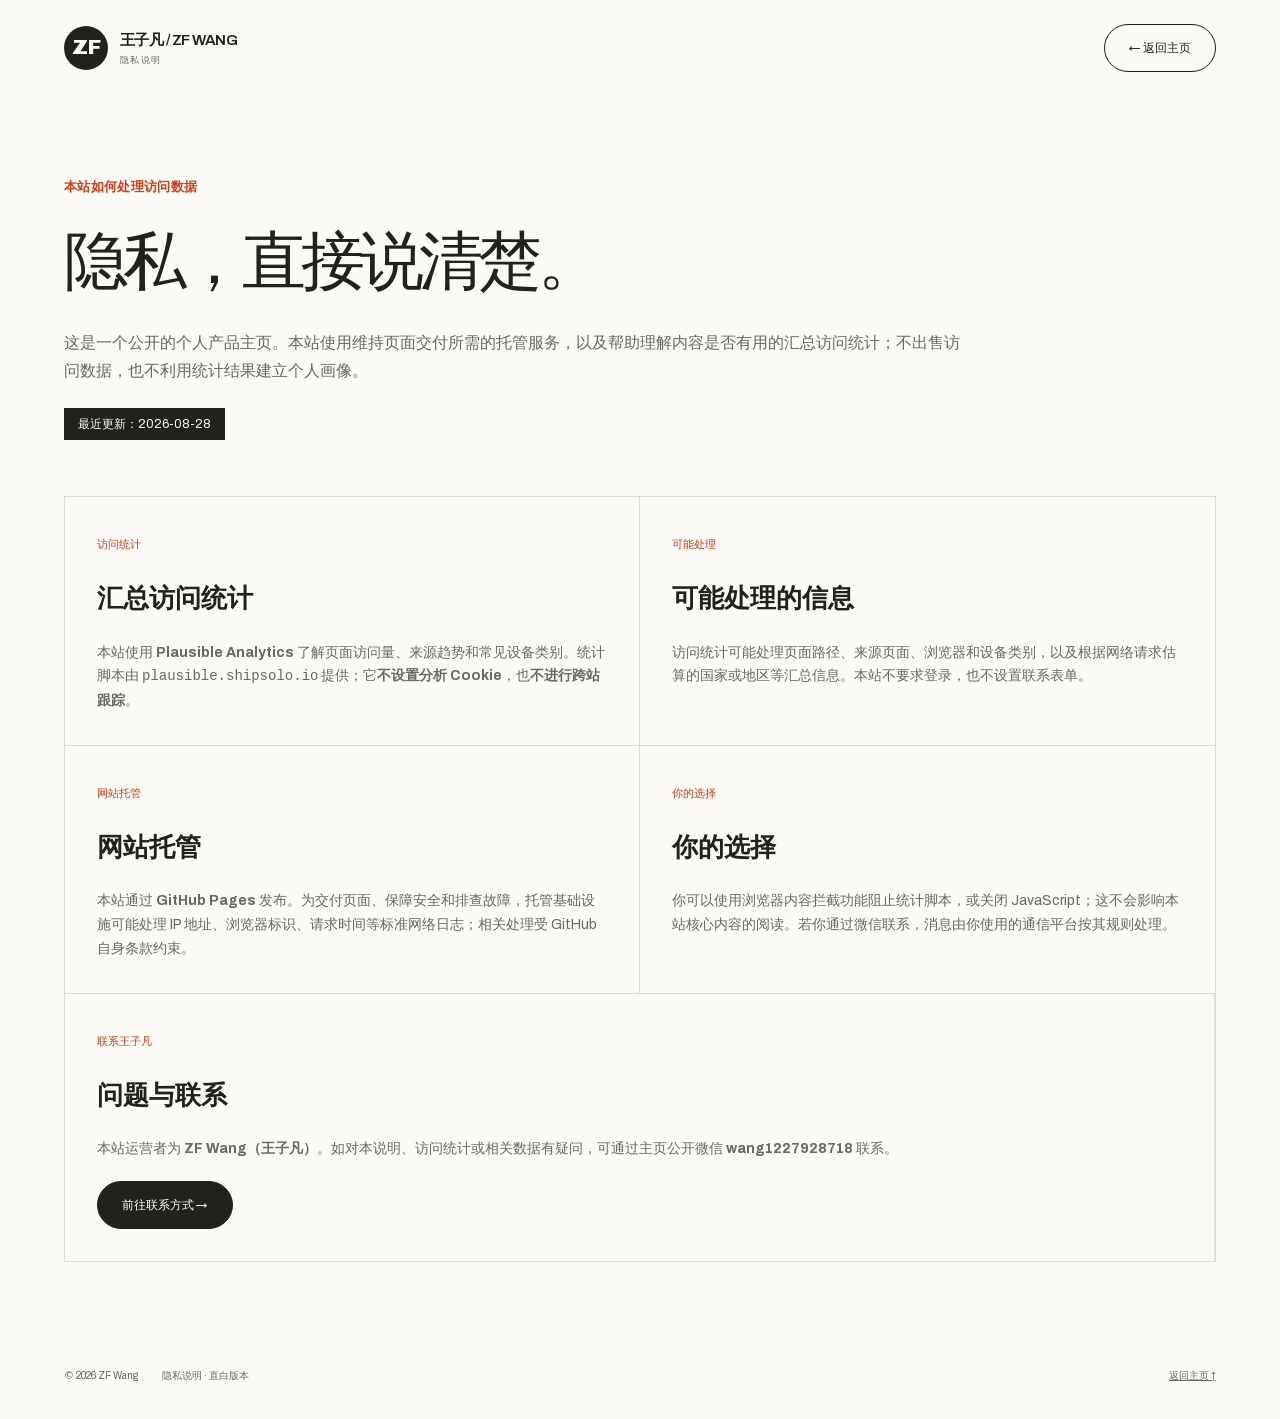
<file: privacy.html>
<!doctype html>
<html lang="zh-CN">
<head>
  <meta charset="utf-8">
  <meta name="viewport" content="width=device-width, initial-scale=1">
  <meta name="theme-color" content="#2447ed">
  <title>隐私说明 — ZF Wang</title>
  <meta name="description" content="wangzifan.store 的简明隐私说明：Plausible 汇总访问统计、GitHub Pages 托管日志与联系渠道。">
  <link rel="canonical" href="https://wangzifan.store/privacy.html">
  <meta property="og:type" content="website">
  <meta property="og:locale" content="zh_CN">
  <meta property="og:title" content="隐私说明 — ZF Wang">
  <meta property="og:description" content="wangzifan.store 的简明隐私说明：Plausible 汇总访问统计、GitHub Pages 托管日志与联系渠道。">
  <meta property="og:url" content="https://wangzifan.store/privacy.html">
  <meta property="og:image" content="https://wangzifan.store/assets/og-card.webp">
  <meta property="og:image:type" content="image/webp">
  <meta property="og:image:width" content="1200">
  <meta property="og:image:height" content="630">
  <meta property="og:image:alt" content="王子凡的个人产品工作台分享图">
  <meta name="twitter:card" content="summary_large_image">
  <meta name="twitter:title" content="隐私说明 — ZF Wang">
  <meta name="twitter:description" content="wangzifan.store 的简明隐私说明：Plausible 汇总访问统计、GitHub Pages 托管日志与联系渠道。">
  <meta name="twitter:image" content="https://wangzifan.store/assets/og-card.webp">
  <meta name="twitter:image:alt" content="王子凡的个人产品工作台分享图">
  <link rel="icon" href="favicon.svg" type="image/svg+xml">
  <link rel="stylesheet" href="assets/site.css">
  <script defer data-domain="wangzifan.store" src="https://plausible.shipsolo.io/js/script.js"></script>
</head>
<body class="privacy-page">
  <a class="skip-link" href="#privacy-content">跳到隐私说明</a>
  <header class="site-header">
    <a class="brand" href="index.html" aria-label="返回王子凡首页"><span class="brand-mark" aria-hidden="true">ZF</span><span><strong>王子凡 / ZF WANG</strong><small>隐私说明</small></span></a>
    <a class="button privacy-back" href="index.html">← 返回主页</a>
  </header>
  <main class="privacy-main" id="privacy-content" tabindex="-1">
    <div class="privacy-hero">
      <p class="eyebrow">本站如何处理访问数据</p>
      <h1>隐私，直接说清楚。</h1>
      <p>这是一个公开的个人产品主页。本站使用维持页面交付所需的托管服务，以及帮助理解内容是否有用的汇总访问统计；不出售访问数据，也不利用统计结果建立个人画像。</p>
      <span class="privacy-updated">最近更新：2026-08-28</span>
    </div>
    <section class="privacy-grid" aria-label="隐私说明内容">
      <article><span>访问统计</span><h2>汇总访问统计</h2><p>本站使用 <strong>Plausible Analytics</strong> 了解页面访问量、来源趋势和常见设备类别。统计脚本由 <code>plausible.shipsolo.io</code> 提供；它<strong>不设置分析 Cookie</strong>，也<strong>不进行跨站跟踪</strong>。</p></article>
      <article><span>可能处理</span><h2>可能处理的信息</h2><p>访问统计可能处理页面路径、来源页面、浏览器和设备类别，以及根据网络请求估算的国家或地区等汇总信息。本站不要求登录，也不设置联系表单。</p></article>
      <article><span>网站托管</span><h2>网站托管</h2><p>本站通过 <strong>GitHub Pages</strong> 发布。为交付页面、保障安全和排查故障，托管基础设施可能处理 IP 地址、浏览器标识、请求时间等标准网络日志；相关处理受 GitHub 自身条款约束。</p></article>
      <article><span>你的选择</span><h2>你的选择</h2><p>你可以使用浏览器内容拦截功能阻止统计脚本，或关闭 JavaScript；这不会影响本站核心内容的阅读。若你通过微信联系，消息由你使用的通信平台按其规则处理。</p></article>
      <article class="privacy-contact"><span>联系王子凡</span><h2>问题与联系</h2><p>本站运营者为 <strong>ZF Wang（王子凡）</strong>。如对本说明、访问统计或相关数据有疑问，可通过主页公开微信 <strong>wang1227928718</strong> 联系。</p><a class="button button-primary" href="index.html#contact">前往联系方式 →</a></article>
    </section>
  </main>
  <footer class="site-footer"><span>© 2026 ZF Wang</span><span>隐私说明 · 直白版本</span><a href="index.html">返回主页 ↑</a></footer>
</body>
</html>
</file>
<file: assets/site.css>
@font-face { font-family: Archivo; src: url("archivo.woff2") format("woff2"); font-display: swap; font-weight: 100 900 }
:root { --bg: #f5f2e9; --surface: #fffdf8; --ink: #181b22; --muted: #61625f; --line: #d7d4ca; --accent: #2447ed; --accent-dark: #1733bc; --navy: #182323; --signal: #e0f184; --max: 1320px; --pad: clamp(20px,5vw,80px) }
* { box-sizing: border-box }
[hidden] { display: none!important }
html { scroll-behavior: smooth; scroll-padding-top: 28px }
body { margin: 0; background: var(--bg); color: var(--ink); font: 16px/1.7 Archivo,"PingFang SC","Microsoft YaHei",system-ui,sans-serif }
body:has(dialog[open]) { overflow: hidden }
a { color: inherit }
button,input,select { font: inherit }
button,a,input,select { -webkit-tap-highlight-color: transparent }
button { cursor: pointer }
::selection { background: var(--signal); color: var(--ink) }
:focus-visible { outline: 3px solid #be4b1e; outline-offset: 4px }
h1,h2,h3,p,figure { margin: 0 }
h1,h2,h3 { text-wrap: balance }
a,button,p,h1,h2,h3 { overflow-wrap: anywhere }
.skip-link { position: fixed; left: 10px; top: 10px; z-index: 100; padding: 12px 18px; background: var(--ink); color: white; transform: translateY(-160%) }
.skip-link:focus { transform: none }
.site-header { width: min(calc(100% - 2*var(--pad)),var(--max)); margin: auto; min-height: 100px; display: flex; align-items: center; justify-content: space-between; gap: 24px; border-bottom: 1px solid var(--ink) }
.brand { display: inline-flex; align-items: center; gap: 12px; text-decoration: none; flex-shrink: 0 }
.brand-mark { width: 42px; height: 42px; display: grid; place-items: center; border-radius: 50%; background: var(--ink); color: var(--bg); font-weight: 900; font-size: 21px; letter-spacing: -.06em }
.brand strong,.brand small { display: block }
.brand strong { font-size: 13px; letter-spacing: .025em }.brand small { font-size: 10px; letter-spacing: .1em; color: var(--muted) }
nav { display: flex; align-items: center; gap: 18px }nav a { display: inline-flex; align-items: center; min-height: 44px; font-size: 13px; text-decoration: none }nav a:hover { color: var(--accent) }.nav-cta { border-bottom: 1px solid var(--ink) }
.hero { width: min(calc(100% - 2*var(--pad)),var(--max)); margin: auto; padding: 24px 0 0; display: grid; grid-template-columns: minmax(0,1.65fr) minmax(0,.8fr); gap: 38px 8%; align-items: center }
.hero-edition,.hero-bottom { grid-column: 1/-1; display: flex; justify-content: space-between; gap: 16px; font-size: 10px; font-weight: 600; letter-spacing: .1em }.hero-edition { color: var(--muted); margin-bottom: 22px }.hero-bottom { margin-top: 22px; padding: 20px 0; border-top: 1px solid var(--line) }.hero-bottom span:last-child { color: var(--muted); letter-spacing: .06em }
.eyebrow { font-size: 13px; margin-bottom: 24px; font-weight: 600; letter-spacing: .025em }
h1 { font-size: clamp(50px,6.7vw,94px); line-height: 1.13; letter-spacing: -.06em; font-weight: 900 }.title-line { display: block; white-space: nowrap }h1 em { color: var(--accent); font-style: normal }.hero-star { display: inline-block; font-size: .7em; margin-left: .15em; vertical-align: 7%; color: var(--ink) }
.hero-lead { margin-top: 28px; max-width: 530px; font-size: 16px; color: var(--muted); line-height: 1.9 }.hero-actions { display: flex; flex-wrap: wrap; gap: 14px 24px; align-items: center; margin-top: 30px }
.button { min-height: 48px; padding: 12px 22px; display: inline-flex; align-items: center; justify-content: center; gap: 28px; border: 1px solid var(--ink); background: transparent; font-size: 14px; font-weight: 650; text-decoration: none; transition: background .18s,color .18s }.button-primary { background: var(--accent); border-color: var(--accent); color: white }.button-primary:hover { background: var(--accent-dark) }.text-link { display: inline-flex; align-items: center; min-height: 44px; gap: 24px; font-size: 13px; font-weight: 600; text-decoration: none; border-bottom: 1px solid currentColor }.text-link:hover { color: var(--accent) }
.founder-note { position: relative; background: var(--signal); padding: 30px; align-self: stretch; margin: 8px 0; display: flex; flex-direction: column; transform: rotate(2deg); border: 1px solid #bbcc68; box-shadow: 8px 10px 0 #dedcd2 }.note-index { font-size: 11px; letter-spacing: .08em }.founder-note>p { margin: 28px 0 22px; font-size: clamp(24px,2.65vw,38px); line-height: 1.45; letter-spacing: -.04em; font-weight: 800 }.note-rule { width: 46px; height: 3px; background: var(--ink); margin-bottom: 20px }.note-description { font-size: 13px; color: #3c4824; line-height: 1.9 }.founder-note .text-link { align-self: flex-start; margin-top: 12px }.note-signature { display: flex; align-items: center; justify-content: space-between; margin-top: auto; padding-top: 20px; font-size: 11px }.note-signature>span { font-size: 30px; font-weight: 900; letter-spacing: -.08em }
.studio-status { width: min(calc(100% - 2*var(--pad)),var(--max)); margin: auto; padding: 16px 0; border-top: 1px solid var(--ink); border-bottom: 1px solid var(--ink); display: flex; flex-wrap: wrap; gap: 14px 28px; font-size: 11px; color: var(--muted) }.studio-status span:first-child { color: var(--ink); font-weight: 750 }.studio-status span:last-child { margin-left: auto }
.section { width: min(calc(100% - 2*var(--pad)),var(--max)); margin: auto; padding: 96px 0 }.section-heading { display: grid; grid-template-columns: 190px minmax(0,1fr); gap: 32px; margin-bottom: 42px }.section-no { font-size: 11px; font-weight: 650; letter-spacing: .08em; padding-top: 10px; color: var(--accent) }.section-heading h2 { font-size: clamp(28px,3.5vw,47px); line-height: 1.35; font-weight: 800; letter-spacing: -.045em }.section-heading div>p { margin-top: 16px; color: var(--muted); font-size: 14px; max-width: 650px }
.ledger-tools { display: grid; grid-template-columns: minmax(0,1fr) 170px 160px; gap: 18px; align-items: end }.ledger-filters { grid-column: 1/-1; display: grid; grid-template-columns: repeat(5,minmax(0,1fr)); border-top: 1px solid var(--ink); border-bottom: 1px solid var(--ink); margin-bottom: 10px }.ledger-filter { display: flex; justify-content: space-between; align-items: center; gap: 8px; padding: 20px 18px; min-height: 64px; border: 0; border-right: 1px solid var(--line); background: transparent; color: var(--ink); text-align: left; font-size: 14px }.ledger-filter:last-child { border-right: 0 }.ledger-filter>span { font-size: 11px; opacity: .8 }.ledger-filter.is-active { background: var(--ink); color: var(--bg) }.ledger-filter:hover:not(.is-active) { background: #e9e5d9 }
.search-field,.status-field,.period-field { display: grid; gap: 7px; font-size: 11px; color: var(--muted) }.ledger-tools input,.ledger-tools select { width: 100%; min-width: 0; min-height: 46px; border: 1px solid var(--line); border-radius: 0; background: var(--surface); color: var(--ink); padding: 10px 14px; font-size: 14px }.ledger-tools input:focus,.ledger-tools select:focus { border-color: var(--accent) }
.ledger-summary { display: flex; justify-content: space-between; align-items: center; gap: 16px; margin: 24px 0 }.ledger-summary>div:first-child { display: flex; align-items: baseline; gap: 10px }.ledger-summary strong { font-size: 16px; font-weight: 700; letter-spacing: -.04em }.ledger-summary span { font-size: 11px; color: var(--muted) }.view-switch { display: flex; gap: 0; border: 1px solid var(--line) }.view-switch button { border: 0; background: transparent; color: var(--muted); min-height: 44px; padding: 8px 20px; font-size: 12px }.view-switch [aria-pressed="true"] { background: var(--ink); color: var(--bg) }
.ledger-list { display: grid; grid-template-columns: repeat(12,minmax(0,1fr)); gap: 40px 28px }.ledger-row { grid-column: span 4; min-width: 0; scroll-margin-top: 30px }.ledger-row:nth-child(9n+1),.ledger-row:nth-child(9n+7) { grid-column: span 7 }.ledger-row:nth-child(9n+2),.ledger-row:nth-child(9n+6) { grid-column: span 5 }.ledger-row:nth-child(9n+8),.ledger-row:nth-child(9n+9) { grid-column: span 6 }.ledger-list.is-filtered .ledger-row { grid-column: span 4 }
.ledger-main { display: flex; flex-direction: column; height: 100%; text-decoration: none; color: inherit }.project-window { display: block; background: #e5e9df; padding: 18px; border: 1px solid #d2d8cc; transition: background .2s }.ledger-row:nth-child(3n+2) .project-window { background: #e4e8f3; border-color: #d2d8e5 }.ledger-row:nth-child(3n+3) .project-window { background: #ece4d7; border-color: #ded4c5 }.window-bar { display: flex; justify-content: space-between; align-items: center; gap: 10px; padding-bottom: 14px; font-size: 10px; color: #545954 }.ledger-domain { overflow: hidden; text-overflow: ellipsis; white-space: nowrap }.card-read { flex-shrink: 0; color: var(--ink) }.project-window img { display: block; width: 100%; height: auto; aspect-ratio: 8 / 5; object-fit: contain; background: #fff; box-shadow: 0 6px 18px #18232312; transition: transform .22s }.ledger-main:hover img { transform: translateY(-4px) }.ledger-main:hover .ledger-name strong { color: var(--accent) }.ledger-main:focus-visible { outline-offset: 8px }
.project-info { padding: 18px 0 0; display: flex; flex-direction: column; flex: 1 }.project-kicker { display: flex; align-items: baseline; justify-content: space-between; gap: 10px; margin-bottom: 10px }.project-number { font-size: 11px; color: var(--accent); font-weight: 700 }.ledger-category { font-size: 10px; color: var(--muted) }.ledger-name { display: block; margin-bottom: 18px }.ledger-name strong { display: block; font-size: clamp(20px,2.2vw,29px); line-height: 1.3; font-weight: 750; letter-spacing: -.035em; overflow-wrap: anywhere }.ledger-name small { display: block; margin-top: 8px; font-size: 13px; color: var(--muted); line-height: 1.7 }.project-footer { display: flex; justify-content: space-between; gap: 8px; border-top: 1px solid var(--line); padding-top: 12px; margin-top: auto; font-size: 10px; color: var(--muted) }.ledger-state { display: inline-flex; align-items: center; gap: 6px }.ledger-state i { width: 5px; height: 5px; border-radius: 50%; background: #2e7046 }.ledger-state.is-offline i { background: #7d7569 }.ledger-row[data-ledger-status="offline"] img { filter: grayscale(1) }.ledger-row[data-ledger-status="offline"] .card-read { display: none }
.ledger-more { display: flex; margin: 40px auto 0; min-width: 240px }.ledger-more:hover { background: var(--ink); color: var(--bg) }.ledger-empty { padding: 50px 20px; text-align: center; border-block: 1px solid var(--line); color: var(--muted) }
.ledger-list.is-list { grid-template-columns: minmax(0,1fr); gap: 0 }.ledger-list.is-list .ledger-row { grid-column: auto; border-bottom: 1px solid var(--line); padding: 20px 0 }.ledger-list.is-list .ledger-main { display: grid; grid-template-columns: 145px minmax(0,1fr); gap: 28px; align-items: center }.ledger-list.is-list .project-window { padding: 0; border: 0 }.ledger-list.is-list .window-bar { display: none }.ledger-list.is-list .project-info { display: grid; grid-template-columns: 100px minmax(0,1fr) 130px; gap: 24px; padding: 0; align-items: center }.ledger-list.is-list .project-kicker { flex-direction: column; gap: 6px; margin: 0 }.ledger-list.is-list .ledger-name { margin: 0 }.ledger-list.is-list .ledger-name strong { font-size: 21px }.ledger-list.is-list .project-footer { border: 0; padding: 0; margin: 0; flex-direction: column; align-items: flex-end }
.method { background: var(--navy); color: #f4f1e8; width: 100%; padding: 88px max(var(--pad),calc((100% - var(--max))/2)) }.method .section-no { color: var(--signal) }.method .section-heading div>p { color: #b8c3ba }.method-grid { list-style: none; padding: 0; margin: 0; display: grid; grid-template-columns: repeat(3,minmax(0,1fr)); gap: 0; border-top: 1px solid #59635c }.method-grid li { display: flex; flex-direction: column; min-width: 0; padding: 28px 28px 8px 0; border-right: 1px solid #59635c }.method-grid li+li { padding-left: 28px }.method-grid li:last-child { border: 0; padding-right: 0 }.journal-meta { display: flex; flex-wrap: wrap; gap: 8px 18px; font-size: 10px; color: #bec9c0 }.journal-meta span:first-child { color: var(--signal) }.method-grid h3 { font-size: 25px; line-height: 1.5; letter-spacing: -.035em; margin: 44px 0 20px }.method-grid p { font-size: 14px; line-height: 2; color: #c3cdc4 }.method-grid p { margin-bottom: 28px }.method-grid .text-link { margin-top: auto; align-self: flex-start; color: var(--signal) }.journal-colophon { display: flex; justify-content: space-between; gap: 20px; margin-top: 55px; padding-top: 20px; border-top: 1px solid #59635c; font-size: 11px; color: #bbc5bd }
.about { display: grid; grid-template-columns: minmax(0,.8fr) minmax(0,1.2fr); gap: 12%; padding-block: 110px }.about-identity { display: flex; flex-direction: column; align-items: flex-start }.identity-letter { position: relative; width: 100%; margin-top: 30px; color: var(--accent); font-size: clamp(100px,17vw,230px); font-weight: 900; letter-spacing: -.09em; line-height: 1.1; border-block: 1px solid var(--ink); padding: 26px 0 }.identity-letter span { display: inline-block; color: var(--ink); font-size: .35em; margin-left: .15em; vertical-align: top }.identity-caption { margin-top: 20px; display: flex; flex-direction: column; gap: 6px; font-size: 13px }.identity-caption>span { font-size: 11px; color: var(--muted) }.about-story .eyebrow { color: var(--accent) }.about-story h2 { font-size: clamp(25px,2.7vw,37px); line-height: 1.5; letter-spacing: -.04em; margin-bottom: 28px }.about-story>p:not(.eyebrow) { font-size: 15px; line-height: 2; color: var(--muted); margin-bottom: 18px }.about-invitation { border-top: 1px solid var(--ink); margin-top: 32px; padding-top: 24px }.about-invitation>span { font-size: 11px; color: var(--accent) }.about-invitation h3 { font-size: 23px; margin: 14px 0 }.about-invitation p { font-size: 14px; color: var(--muted); line-height: 1.9 }.about-invitation .text-link { margin-top: 18px }
.contact { display: grid; grid-template-columns: minmax(0,1.15fr) minmax(0,1fr); gap: 8%; background: var(--accent); color: white; padding: 76px max(var(--pad),calc((100% - var(--max))/2)) }.contact .section-no { color: #dde5ff; margin-bottom: 26px }.contact h2 { font-size: clamp(32px,3.8vw,52px); line-height: 1.35; letter-spacing: -.04em }.contact-copy>p:last-child { font-size: 14px; line-height: 1.9; color: #e0e7ff; margin-top: 24px; max-width: 430px }.contact-card { display: grid; grid-template-columns: 150px minmax(0,1fr); gap: 24px; padding: 24px; align-self: center; background: var(--surface); color: var(--ink) }.contact-card img { display: block; width: 100%; height: auto }.contact-card figcaption { text-align: center; font-size: 11px; color: var(--muted); margin-top: 10px }.contact-details { min-width: 0; display: flex; flex-direction: column; justify-content: center }.contact-details>span { font-size: 12px; color: var(--muted) }.contact-details>strong { font-size: 17px; overflow-wrap: anywhere; margin: 6px 0 18px }.copy-button { background: var(--ink); color: white; padding-inline: 12px; font-size: 12px }.copy-status { font-size: 11px; color: #245a35; margin-top: 8px }.manual-copy { font-size: 12px }.manual-copy input { width: 100%; min-height: 44px; font-size: 16px; padding: 8px; margin-top: 8px }
.site-footer { width: min(calc(100% - 2*var(--pad)),var(--max)); margin: auto; display: flex; align-items: center; gap: 24px; min-height: 90px; font-size: 11px; color: var(--muted) }.site-footer a { margin-left: auto; display: inline-flex; align-items: center; min-height: 44px }
dialog { width: min(760px,calc(100% - 32px)); max-height: calc(100dvh - 32px); padding: 0; border: 1px solid var(--ink); background: var(--surface); color: var(--ink); overscroll-behavior: contain }dialog::backdrop { background: #141923bb; backdrop-filter: blur(5px) }.dialog-top { position: sticky; top: 0; display: flex; align-items: center; justify-content: space-between; gap: 14px; padding: 12px 28px; border-bottom: 1px solid var(--line); background: var(--surface); z-index: 1; font-size: 11px }.dialog-top button { min-height: 44px; background: transparent; border: 0; color: var(--ink); padding: 8px 0 8px 16px; font-size: 13px }.dialog-top button span { font-size: 22px; margin-left: 14px }.detail-body { padding: 32px }.detail-body .eyebrow { color: var(--accent); margin-bottom: 12px }.detail-body h2 { font-size: clamp(28px,4vw,44px); line-height: 1.2; letter-spacing: -.035em }.detail-body #detail-subtitle { margin-top: 12px; color: var(--muted); font-size: 15px }.detail-summary { font-size: 17px; margin-top: 28px; line-height: 1.9 }.detail-facts { display: grid; grid-template-columns: 1fr 1fr; gap: 20px; margin: 28px 0; padding: 20px 0; border-block: 1px solid var(--line); font-size: 12px }.detail-facts dt { color: var(--muted); font-size: 10px }.detail-facts dd { margin: 5px 0 0 }.detail-section { margin-top: 24px }.detail-section h3 { font-size: 14px; margin-bottom: 8px }.detail-section p { font-size: 14px; line-height: 1.9; color: var(--muted) }#detail-visit { margin-top: 32px }#detail-visit .button { width: 100% }
.privacy-main { width: min(calc(100% - 2*var(--pad)),var(--max)); margin: auto }.privacy-hero { max-width: 900px; padding: 80px 0 56px }.privacy-hero h1 { font-size: clamp(32px,5vw,64px) }.privacy-hero .eyebrow { color: var(--accent) }.privacy-hero>p:not(.eyebrow) { margin-top: 28px; color: var(--muted) }.privacy-updated { display: inline-block; margin-top: 24px; padding: 6px 14px; background: var(--ink); color: var(--bg); font-size: 12px }.privacy-grid { display: grid; grid-template-columns: repeat(2,minmax(0,1fr)); border: 1px solid var(--line); margin-bottom: 70px }.privacy-grid article { padding: 32px }.privacy-grid article:nth-child(odd) { border-right: 1px solid var(--line) }.privacy-grid article:nth-child(n+3) { border-top: 1px solid var(--line) }.privacy-grid article>span { font-size: 11px; color: var(--accent) }.privacy-grid h2 { font-size: 26px; margin: 20px 0 }.privacy-grid p { color: var(--muted); font-size: 14px }.privacy-grid code { overflow-wrap: anywhere }.privacy-contact { grid-column: 1/-1 }.privacy-contact .button { margin-top: 20px }
@media (max-width: 1100px) { .hero { gap: 30px 6% }.founder-note { padding: 24px }.ledger-list { gap: 32px 22px }.project-window { padding: 14px }.contact { gap: 36px }.contact-card { grid-template-columns: 115px minmax(0,1fr); gap: 18px; padding: 20px } }
@media (max-width: 900px) { nav { gap: 14px }.hero { grid-template-columns: minmax(0,1.5fr) minmax(0,1fr) }h1 { font-size: 6.7vw }.hero-star { display: none }.hero-lead { font-size: 14px }.founder-note>p { font-size: 27px }.section-heading { grid-template-columns: 145px minmax(0,1fr) }.ledger-filter { padding: 16px 12px; font-size: 12px }.ledger-list .ledger-row,.ledger-list.is-filtered .ledger-row { grid-column: span 6 }.ledger-list.is-list .ledger-row { grid-column: auto }.ledger-list.is-list .project-info { grid-template-columns: minmax(0,1fr); gap: 8px }.ledger-list.is-list .project-kicker,.ledger-list.is-list .project-footer { flex-direction: row; align-items: baseline }.method-grid h3 { font-size: 22px }.method-grid li,.method-grid li+li { padding-inline: 18px }.method-grid li:first-child { padding-left: 0 }.method-grid li:last-child { padding-right: 0 }.about { gap: 8% }.contact { grid-template-columns: minmax(0,1fr) }.contact-card { max-width: 520px; grid-template-columns: 150px minmax(0,1fr) } }
@media (max-width: 760px) { .site-header { min-height: 76px; gap: 8px }.brand small { display: none }.brand strong { font-size: 11px }.brand-mark { width: 34px; height: 34px; font-size: 17px }nav a:not(.nav-cta):not([href="#ledger"]) { display: none }nav { gap: 14px }nav a { font-size: 11px }.hero { grid-template-columns: minmax(0,1fr); padding-top: 18px; gap: 28px }.hero-edition { margin-bottom: 0; font-size: 9px }.eyebrow { font-size: 11px; margin-bottom: 18px }h1 { font-size: clamp(42px,10.5vw,72px) }.hero-star { display: inline-block }.hero-lead { margin-top: 22px; font-size: 14px }.hero-actions { margin-top: 22px; gap: 14px 20px }.hero-actions .button { font-size: 13px; padding: 11px 18px }.founder-note { transform: none; margin: 8px 0 0; box-shadow: 5px 5px 0 #dedcd2; display: grid; grid-template-columns: minmax(0,1fr) minmax(0,1fr); gap: 16px 24px }.note-index { grid-column: 1/-1 }.founder-note>p { margin: 0; font-size: 30px; grid-row: 2/4 }.note-rule { display: none }.note-description { font-size: 12px }.founder-note .text-link { margin: 0; font-size: 12px }.note-signature { grid-column: 1/-1; border-top: 1px solid #b7c965; padding-top: 14px }.hero-bottom { margin-top: 0; font-size: 8px }.hero-bottom span:last-child { display: none }.studio-status { display: grid; grid-template-columns: repeat(2,minmax(0,1fr)); font-size: 10px; gap: 7px 14px }.studio-status span:last-child { margin: 0 }.section { padding-block: 60px }.section-heading { display: block; margin-bottom: 30px }.section-no { margin-bottom: 18px; padding: 0 }.section-heading h2 { font-size: 30px }.section-heading div>p { font-size: 13px }.ledger-tools { grid-template-columns: repeat(2,minmax(0,1fr)); gap: 12px }.search-field { grid-column: 1/-1 }.ledger-filters { display: flex; flex-wrap: wrap; border-bottom: 0; margin-bottom: 6px; gap: 0 }.ledger-filter { flex: 1 0 30%; min-height: 48px; border-bottom: 1px solid var(--line); font-size: 12px; padding: 12px }.ledger-filter:first-child { flex-basis: 100%; border-right: 0 }.ledger-filter>span { font-size: 10px }.ledger-tools input,.ledger-tools select { font-size: 16px }.ledger-summary { margin: 20px 0 }.view-switch button { padding: 8px 16px }.ledger-list { gap: 32px 18px }.ledger-name strong { font-size: 22px }.project-window { padding: 12px }.window-bar { font-size: 9px; padding-bottom: 10px }.project-info { padding-top: 14px }.project-footer { font-size: 10px }.ledger-more { margin-top: 30px }.method { padding: 60px var(--pad) }.method-grid { grid-template-columns: minmax(0,1fr) }.method-grid li,.method-grid li+li,.method-grid li:last-child { padding: 26px 0; border-right: 0; border-bottom: 1px solid #59635c }.method-grid h3 { margin: 24px 0 14px; font-size: 26px }.method-grid .text-link { margin-top: 20px }.journal-colophon { margin-top: 24px; border: 0; padding: 0 }.journal-colophon span:last-child { display: none }.about { grid-template-columns: minmax(0,1fr); gap: 40px }.identity-letter { max-width: 280px; font-size: 120px; margin-top: 6px; padding: 10px 0 }.identity-caption { margin-top: 16px }.about-story h2 { font-size: 28px }.about-story>p:not(.eyebrow) { font-size: 14px }.contact { padding: 56px var(--pad) }.contact h2 { font-size: 36px }.contact-card { padding: 20px; gap: 18px; grid-template-columns: 115px minmax(0,1fr) }.contact-details>strong { font-size: 14px }.contact .section-no { margin-bottom: 20px }.site-footer { padding-block: 20px; flex-wrap: wrap; gap: 0 20px; font-size: 10px }.site-footer span:nth-child(2) { width: 100%; order: 3 }.dialog-top { padding-inline: 20px }.detail-body { padding: 24px 20px }.detail-summary { font-size: 15px }.privacy-hero { padding-block: 50px 36px }.privacy-grid { grid-template-columns: minmax(0,1fr) }.privacy-grid article { padding: 24px }.privacy-grid article:nth-child(odd) { border-right: 0 }.privacy-grid article+article { border-top: 1px solid var(--line) } }
@media (max-width: 600px) { .ledger-list { grid-template-columns: minmax(0,1fr) }.ledger-list .ledger-row,.ledger-list.is-filtered .ledger-row { grid-column: auto }.project-window { padding: 16px }.ledger-list.is-list .ledger-main { grid-template-columns: 85px minmax(0,1fr); gap: 16px }.ledger-list.is-list .ledger-name strong { font-size: 18px }.ledger-list.is-list .ledger-category { font-size: 9px }.ledger-list.is-list .ledger-name small { font-size: 12px }.ledger-list.is-list .project-footer { flex-wrap: wrap; font-size: 9px }.ledger-list.is-list .project-window { padding: 0 }.ledger-list.is-list .project-info { gap: 10px } }
@media (max-width: 380px) { nav a[href="#ledger"] { display: none }.hero-edition { font-size: 8px }.hero-edition span:last-child { letter-spacing: 0 }.hero-actions { gap: 10px 16px }.hero-actions .text-link { font-size: 11px }.hero-lead { font-size: 13px }.founder-note { padding: 22px; gap: 16px; grid-template-columns: minmax(0,1fr) }.founder-note>p { grid-row: auto }.note-index,.note-signature { grid-column: auto }.contact-card { grid-template-columns: minmax(0,1fr) }.contact-card figure { width: 180px; margin: auto }.contact-details { text-align: center }.contact-details>strong { font-size: 18px }.ledger-filter { font-size: 11px }.section-heading h2 { font-size: 28px } }
@media (prefers-reduced-motion: reduce) { html { scroll-behavior: auto }*,*:before,*:after { transition: none!important }.ledger-main:hover img { transform: none } }

/* Studio gallery: quiet materials, editorial type, real product imagery. */
:root { --bg:#f5f3ee; --surface:#fffefa; --ink:#252822; --muted:#73756c; --line:#dcded4; --accent:#863d38; --accent-dark:#6c2c28; --navy:#252822; --signal:#d8b8a0; --max:1320px; --serif:"Songti SC","STSong","Noto Serif CJK SC",Georgia,serif }
.site-header { min-height:96px; border-color:var(--line) }.brand-mark { border-radius:10px; background:transparent; border:1px solid var(--ink); color:var(--ink); width:44px;height:44px }.brand small { font-size:9px;letter-spacing:.14em }.brand strong { font-weight:600 }.nav-cta { padding:0 18px; border:1px solid var(--line);border-radius:28px }nav { gap:28px }nav a { font-size:12px }
.hero { grid-template-columns:minmax(0,1.12fr) minmax(0,1fr);gap:24px 7%;padding-top:26px }.hero-edition { font-size:9px;letter-spacing:.16em;margin-bottom:26px }.hero-copy { padding:25px 0 30px }.hero-copy .eyebrow { color:var(--muted);font-size:12px;font-weight:400;letter-spacing:.08em;margin-bottom:28px }
h1 { font-family:var(--serif);font-weight:500;font-size:clamp(48px,6.3vw,88px);line-height:1.24;letter-spacing:-.075em }h1 em { color:var(--ink);position:relative }h1 em::after { content:"";position:absolute;left:3px;right:10px;bottom:-8px;height:3px;background:var(--accent);transform:rotate(-2deg) }.hero-lead { max-width:405px;font-size:14px;line-height:2;margin-top:30px }.hero-actions { margin-top:32px;gap:24px }.button { border-radius:30px;min-height:48px;font-size:12px;font-weight:500;padding:12px 24px }.button-primary { background:var(--ink);border-color:var(--ink) }.button-primary:hover { background:var(--accent);border-color:var(--accent) }.text-link { font-size:12px;font-weight:400;min-height:44px;border-color:var(--line) }.hero-bottom { margin-top:18px;padding:20px 0 14px;font-size:9px;letter-spacing:.13em }
.studio-composition { position:relative;align-self:stretch;min-width:0;display:flex;flex-direction:column;padding:24px;background:#eae9e1;border:1px solid #e0e1d7;border-radius:4px }.composition-label { display:flex;justify-content:space-between;gap:12px;font-size:8px;letter-spacing:.12em;color:#6e7367 }.composition-stage { position:relative;flex:1;min-height:310px;overflow:hidden }.composition-orbit { position:absolute;width:80%;aspect-ratio:1;border:1px solid #cbd0c0;border-radius:50%;left:10%;top:2% }.composition-orbit::before,.composition-orbit::after { content:"";position:absolute;inset:15%;border:1px solid #d6d9ce;border-radius:50% }.composition-orbit::after { inset:30% }.studio-shot { position:absolute;display:block;width:80%;aspect-ratio:8/5;background-size:cover;background-position:center;border:5px solid #fffefa;border-radius:4px;box-shadow:0 24px 45px -24px #1b221a80 }.shot-back { left:1%;top:9%;background-image:url('projects/project-51.webp');transform:rotate(-9deg) }.shot-front { right:0;top:36%;background-image:url('projects/project-34.webp');transform:rotate(6deg) }.studio-stamp { position:absolute;bottom:9%;left:4%;background:var(--accent);color:#f4ebe2;border:3px double #d0a091;border-radius:50%;width:57px;height:57px;display:grid;place-content:center;text-align:center;font-family:var(--serif);font-size:14px;line-height:1.3;transform:rotate(-12deg);box-shadow:0 0 0 4px #eae9e1 }.composition-caption { display:flex;justify-content:space-between;gap:20px;border-top:1px solid #cfd3c6;padding-top:17px;font-size:10px;line-height:1.9;color:#777b71 }.composition-caption>span:first-child { font-family:var(--serif);font-size:18px;line-height:1.5;color:var(--ink) }
.studio-status { border-top:0;border-bottom:1px solid var(--line);padding:12px 0 20px;font-size:10px;gap:12px 28px }.studio-status span:first-child { font-weight:500 }
.section { padding-block:110px }.section-heading { grid-template-columns:1fr;gap:15px;margin-bottom:42px }.section-no { font-size:10px;font-weight:400;letter-spacing:.12em;padding:0;display:flex;align-items:center;gap:12px }.section-no::before { content:"";width:20px;height:1px;background:currentColor }.section-heading h2 { font-family:var(--serif);font-size:clamp(30px,3.4vw,48px);font-weight:500;letter-spacing:-.045em }.section-heading div>p { font-size:13px;line-height:1.9;max-width:560px;margin-top:16px }
.ledger-tools { grid-template-columns:minmax(0,1fr) 170px 155px;gap:16px }.ledger-filters { display:flex;flex-wrap:wrap;gap:8px;border:0;margin-bottom:8px }.ledger-filter { border:1px solid transparent;border-radius:30px;min-height:44px;padding:10px 18px;gap:14px;font-size:12px;flex:initial }.ledger-filter:last-child { border-right:1px solid transparent }.ledger-filter.is-active { background:var(--ink) }.ledger-filter:hover:not(.is-active) { background:#e9eae2 }.ledger-filter>span { font-size:9px }.search-field,.status-field,.period-field { font-size:10px }.ledger-tools input,.ledger-tools select { background:transparent;border-radius:7px;min-height:44px;font-size:12px;padding-inline:14px }.ledger-summary { margin:28px 0 }.ledger-summary strong { font-size:13px;font-weight:500 }.ledger-summary span { font-size:10px }.view-switch { border-radius:24px;overflow:hidden }.view-switch button { font-size:11px;padding:8px 18px }
.ledger-list { grid-template-columns:repeat(2,minmax(0,1fr));gap:52px 32px }.ledger-list .ledger-row,.ledger-list.is-filtered .ledger-row { grid-column:auto }.project-window,.ledger-row:nth-child(3n+2) .project-window,.ledger-row:nth-child(3n+3) .project-window { position:relative;background:#e8e9e1;border:1px solid #dddfd4;padding:24px;border-radius:10px;overflow:hidden }.window-bar { font-size:9px;padding-bottom:15px;color:#797e72;gap:12px }.card-read { color:#75796e;font-size:9px }.project-window img { box-shadow:0 8px 20px -10px #25282238;border-radius:3px;transition:transform .35s ease;aspect-ratio:8/5 }.ledger-main:hover img { transform:scale(1.025) }.ledger-main:hover .project-window { background:#e2e5d9 }.project-info { padding:19px 2px 0 }.project-kicker { margin-bottom:9px;justify-content:flex-start;gap:12px }.project-number { font-size:9px;font-weight:400;color:var(--muted) }.ledger-category { font-size:9px;padding-left:12px;border-left:1px solid #cdd1c2 }.ledger-name { margin-bottom:15px }.ledger-name strong { font-size:clamp(20px,2vw,28px);font-weight:500;letter-spacing:-.04em;line-height:1.4 }.ledger-name small { font-size:12px;line-height:1.8;margin-top:6px }.project-footer { border:0;padding-top:0;font-size:9px }.ledger-more { border-color:#c5cabe;font-size:12px;margin-top:46px }
.ledger-list.is-list .project-window { border-radius:4px;padding:0 }.ledger-list.is-list .project-info { grid-template-columns:95px minmax(0,1fr) 120px }.ledger-list.is-list .ledger-category { border:0;padding:0 }.ledger-list.is-list .ledger-name strong { font-size:21px }.ledger-list.is-list .ledger-row { padding:22px 0 }
.method { width:min(calc(100% - 2*var(--pad)),var(--max));background:var(--navy);padding:64px;border-radius:12px;color:#f0eee7 }.method .section-heading { max-width:100%;margin-bottom:36px }.method .section-heading h2 { font-size:clamp(30px,3.2vw,44px) }.method .section-heading div>p { color:#a9b09f }.method-grid { border-top:1px solid #4a5142 }.method-grid li { border-color:#4a5142;padding:26px 28px 0 0 }.method-grid li+li { padding-left:28px }.journal-meta { font-size:9px;color:#b1b8a8 }.method-grid h3 { font-family:var(--serif);font-weight:400;font-size:27px;margin:36px 0 20px }.method-grid p { font-size:13px;line-height:2.05;color:#b5bcae }.method-grid .text-link { color:#e1c1a8;border-color:#656b59;font-size:11px }.journal-colophon { border-color:#4a5142;color:#a7b09d;font-size:9px;margin-top:42px }
.about { gap:13%;padding-block:120px;grid-template-columns:minmax(0,.85fr) minmax(0,1.15fr) }.identity-letter { margin-top:30px;border:0;border-radius:8px;background:#e9eae2;aspect-ratio:1.2;display:flex;align-items:center;justify-content:center;color:#354033;font-family:Georgia,serif;font-weight:400;font-style:italic;font-size:clamp(100px,15vw,208px);letter-spacing:-.1em;padding:20px }.identity-letter span { color:var(--accent);font-size:.23em;font-style:normal;align-self:flex-start;margin:8% 0 0 4% }.identity-caption { margin-top:24px;font-size:12px }.identity-caption strong { font-weight:500 }.identity-caption>span { font-size:10px }.about-story { padding-top:35px }.about-story .eyebrow { font-size:11px;font-weight:400;letter-spacing:.08em }.about-story h2 { font-family:var(--serif);font-weight:500;font-size:clamp(26px,2.8vw,38px);line-height:1.5 }.about-story>p:not(.eyebrow) { font-size:13px;line-height:2.05 }.about-invitation { border-color:var(--line);padding-top:26px }.about-invitation h3 { font-size:18px;font-weight:500 }.about-invitation p { font-size:12px;line-height:2 }
.contact { background:#e9eae2;color:var(--ink);gap:10%;padding-block:70px }.contact .section-no { color:var(--accent);margin-bottom:24px }.contact h2 { font-family:var(--serif);font-weight:500;font-size:clamp(32px,3.8vw,54px) }.contact-copy>p:last-child { color:var(--muted);font-size:13px }.contact-card { background:#f9f9f3;border:1px solid #d9ddcf;border-radius:9px;padding:26px;grid-template-columns:125px minmax(0,1fr);gap:24px }.contact-details>strong { font-size:16px;font-weight:500 }.copy-button { border-radius:5px }.site-footer { min-height:88px;font-size:10px }
dialog { border:1px solid #d9ddcf;border-radius:12px;box-shadow:0 40px 100px #1117 }dialog::backdrop { background:#20261ec9;backdrop-filter:blur(8px) }.detail-body { padding:36px }.detail-body h2 { font-family:Archivo,"PingFang SC",sans-serif;font-weight:500 }.detail-body .eyebrow { font-size:11px }.detail-summary { font-size:15px }.dialog-top { padding-inline:30px }.detail-section p { font-size:13px }
@media (min-width:1101px) { .ledger-list:not(.is-list):not(.is-filtered) .ledger-row:nth-child(even) { padding-top:64px }.ledger-list:not(.is-list):not(.is-filtered) .ledger-row:last-child:nth-child(odd) { max-width:100% } }
@media (max-width:1100px) { .hero { gap:22px 5% }.studio-composition { padding:20px }.composition-stage { min-height:300px }.hero-actions { gap:12px }.hero-copy .eyebrow { font-size:11px }.hero-lead { font-size:13px }.project-window,.ledger-row:nth-child(3n+2) .project-window,.ledger-row:nth-child(3n+3) .project-window { padding:18px }.method { padding:46px }.method-grid li,.method-grid li+li { padding-inline:20px }.method-grid li:first-child { padding-left:0 }.method-grid li:last-child { padding-right:0 } }
@media (max-width:900px) { nav { gap:16px }.hero { grid-template-columns:minmax(0,1.1fr) minmax(0,1fr) }h1 { font-size:6.2vw }.hero-copy { padding-block:12px }.hero-copy .eyebrow { max-width:250px }.hero-actions .text-link { font-size:11px }.button { padding-inline:18px }.composition-stage { min-height:265px }.studio-composition { padding:17px }.composition-label { font-size:7px }.composition-caption>span:last-child { font-size:8px }.ledger-list { gap:36px 24px }.ledger-list.is-list .project-info { grid-template-columns:minmax(0,1fr) }.method-grid h3 { font-size:22px }.method-grid p { font-size:12px }.about { gap:7% }.contact { grid-template-columns:minmax(0,1fr);gap:36px }.contact-card { max-width:480px } }
@media (max-width:760px) { .site-header { min-height:78px }.brand-mark { width:36px;height:36px;font-size:17px }.nav-cta { padding:0 12px }.hero { grid-template-columns:minmax(0,1fr);gap:22px }.hero-edition { margin-bottom:0;font-size:8px }.hero-copy { padding:16px 0 10px }h1 { font-size:clamp(46px,9.5vw,70px);letter-spacing:-.07em }.hero-copy .eyebrow { max-width:none;font-size:11px;margin-bottom:22px }.hero-lead { font-size:13px;margin-top:24px;max-width:380px }.hero-actions { margin-top:24px;gap:18px }.studio-composition { min-height:375px;padding:22px;max-width:560px;width:100% }.composition-stage { min-height:265px }.studio-shot { width:68% }.shot-back { left:8%;top:3% }.shot-front { right:5%;top:29% }.studio-stamp { bottom:7%;left:8% }.composition-orbit { width:65%;left:18%;top:0 }.composition-caption { align-items:center;padding-top:12px }.composition-caption>span:first-child { font-size:16px }.composition-caption>span:last-child { font-size:9px }.hero-bottom { margin-top:0;font-size:8px }.studio-status { font-size:9px;gap:10px 18px }.section { padding-block:72px }.section-heading { gap:12px;margin-bottom:28px }.section-heading h2 { font-size:32px }.section-heading div>p { font-size:12px }.ledger-tools { grid-template-columns:minmax(0,1fr) minmax(0,1fr);gap:12px }.search-field { grid-column:1/-1 }.ledger-filter { padding:8px 13px;gap:10px;font-size:11px }.ledger-filters { gap:3px;margin-bottom:4px }.ledger-list { grid-template-columns:minmax(0,1fr);gap:34px }.ledger-list .ledger-row,.ledger-list.is-filtered .ledger-row { grid-column:auto }.project-window,.ledger-row:nth-child(3n+2) .project-window,.ledger-row:nth-child(3n+3) .project-window { padding:20px }.ledger-name strong { font-size:23px }.ledger-name small { font-size:12px }.ledger-list.is-list .ledger-main { grid-template-columns:100px minmax(0,1fr);gap:18px }.ledger-list.is-list .ledger-name strong { font-size:17px }.ledger-list.is-list .ledger-name small { font-size:11px }.method { padding:36px 26px }.method .section-heading h2 { font-size:30px }.method-grid { grid-template-columns:minmax(0,1fr) }.method-grid li,.method-grid li+li { padding:26px 0;border-right:0;border-bottom:1px solid #4a5142 }.method-grid li:last-child { border-bottom:0;padding-bottom:0 }.method-grid h3 { font-size:26px;margin:20px 0 14px }.method-grid p { font-size:13px;margin-bottom:22px }.journal-colophon { font-size:8px;gap:12px;margin-top:30px }.about { grid-template-columns:minmax(0,1fr);gap:30px }.about-identity { display:grid;grid-template-columns:1fr 1fr;gap:20px;width:100%;align-items:center }.about-identity .section-no { grid-column:1/-1 }.identity-letter { margin:0;width:100%;font-size:25vw;aspect-ratio:1.1;min-height:0 }.identity-caption { margin:0;font-size:12px }.about-story { padding-top:0 }.about-story h2 { font-size:30px }.contact { padding-block:50px }.contact-card { grid-template-columns:115px minmax(0,1fr);padding:20px;gap:20px }.contact-details>strong { font-size:14px }.site-footer { flex-wrap:wrap;gap:6px 20px;padding-block:20px }.site-footer a { margin-left:auto }.detail-body { padding:24px }.dialog-top { padding-inline:22px } }
@media (max-width:380px) { .hero-edition { font-size:7px }.hero-edition span:last-child { display:none }.hero-copy .eyebrow { font-size:10px }h1 { font-size:44px }.hero-lead { font-size:12px;margin-top:22px }.hero-actions { gap:12px;margin-top:20px }.button { font-size:11px;padding-inline:16px }.hero-actions .text-link { font-size:10px }.studio-composition { padding:17px;min-height:325px }.composition-stage { min-height:215px }.studio-shot { width:76% }.shot-back { left:1% }.shot-front { right:0 }.studio-stamp { width:46px;height:46px;font-size:12px;left:2% }.section-heading h2 { font-size:28px }.ledger-filter { padding-inline:10px;font-size:10px }.project-window,.ledger-row:nth-child(3n+2) .project-window,.ledger-row:nth-child(3n+3) .project-window { padding:14px }.contact-card { grid-template-columns:90px minmax(0,1fr);padding:16px;gap:16px }.contact-details>strong { font-size:12px }.contact-card .button { padding-inline:8px }.method { padding:30px 22px }.journal-colophon>span:last-child { display:none }.ledger-list.is-list .ledger-main { grid-template-columns:80px minmax(0,1fr);gap:14px } }
@media (prefers-reduced-motion:reduce) { html { scroll-behavior:auto }*,*::before,*::after { transition:none!important;animation:none!important } }

/* V14 — an explorable independent studio. Motion follows input, never loops. */
:root { --bg:#fbfaf7;--surface:#fffefa;--accent:#d53a13;--accent-dark:#ac2a0a;--signal:#f0b49a;--ink:#20221e;--muted:#666a60 }
.brand-mark { border:0;background:var(--ink);color:var(--bg);border-radius:50%;transition:transform .3s }.brand:hover .brand-mark { transform:rotate(-12deg) }.site-header { border:0;min-height:96px }.brand strong { letter-spacing:-.035em;font-size:15px }.nav-cta { border-color:var(--ink) }.hero { display:block;position:relative;padding:0;gap:0 }.hero-edition { padding:18px 0 0;margin:0;position:relative;z-index:1;letter-spacing:.12em }.hero-scene { --g:0;--pointer-x:0px;--pointer-y:0px;position:relative;height:710px;width:100%;isolation:isolate }.hero-copy { position:absolute;top:95px;left:0;width:62%;padding:0;pointer-events:none;z-index:3 }.hero-copy a { pointer-events:auto }.hero-copy .eyebrow { margin-bottom:28px;letter-spacing:.05em;font-size:12px;font-weight:500;color:var(--muted) }.hero h1 { font-family:Archivo,"PingFang SC","Microsoft YaHei",sans-serif;font-size:clamp(46px,5.25vw,79px);line-height:1.22;font-weight:800;letter-spacing:-.075em;text-wrap:initial }.hero h1 em { color:var(--accent);font-style:normal }.hero h1 em::after { display:none }.hero-lead { font-size:13px;max-width:345px;line-height:1.9;margin-top:24px }.hero-actions { margin-top:25px }.hero .button-primary { background:var(--accent);border-color:var(--accent);color:white;padding-inline:25px }.hero .button-primary:hover { background:var(--accent-dark) }.hero-signature { margin-top:24px;font-size:8px;letter-spacing:.16em;color:var(--muted) }.hero-bottom { margin-top:0;border-top:1px solid var(--line);padding-top:20px }.hero.has-scroll-scene { padding-bottom:320px }.has-scroll-scene .hero-scene { position:sticky;top:0 }.has-scroll-scene .hero-bottom { position:absolute;bottom:0;width:100% }
.orbit-project { position:absolute;left:calc(var(--start-x)*(1 - var(--g)) + var(--end-x)*var(--g));top:calc(var(--start-y)*(1 - var(--g)) + 77%*var(--g));width:calc(var(--start-width)*(1 - var(--g)) + 15.5%*var(--g));transform:translate(var(--pointer-x),var(--pointer-y)) rotate(calc(var(--start-angle)*(1 - var(--g))));z-index:2;text-decoration:none;transform-origin:center;outline-offset:7px }.orbit-surface { display:block;background:var(--surface);border:1px solid #d8d8d0;padding:6px;border-radius:6px;box-shadow:0 17px 25px -16px #22242d66;transition:transform .25s,box-shadow .25s }.orbit-project:hover,.orbit-project:focus-visible { z-index:5 }.orbit-project:hover .orbit-surface,.orbit-project:focus-visible .orbit-surface { transform:translateY(-9px) scale(1.045);box-shadow:0 22px 30px -15px #22242d66 }.orbit-project img { width:100%;height:auto;aspect-ratio:8/5;display:block;border-radius:2px }.orbit-project-label { display:flex;align-items:center;justify-content:space-between;gap:8px;min-height:27px;font-size:9px;padding:4px 4px 0 }.orbit-project-label>span:first-child { overflow:hidden;white-space:nowrap;text-overflow:ellipsis }.orbit-project-label>span:last-child { color:var(--accent);font-size:15px }.orbit-line { position:absolute;top:14%;left:24%;width:70%;height:66%;border:1px solid #df8255;border-radius:50%;transform:rotate(-10deg);opacity:calc(.5*(1 - var(--g)));pointer-events:none }.orbit-label { position:absolute;right:2%;top:2%;display:flex;align-items:center;gap:12px;opacity:calc(1 - var(--g));font-size:10px;line-height:1.8 }.orbit-label strong { display:grid;place-items:center;width:58px;height:58px;border-radius:50%;background:var(--accent);color:white;font-size:27px;font-weight:500 }.orbit-caption { position:absolute;left:5%;top:71%;font-family:var(--serif);font-style:italic;font-size:15px;color:var(--accent);opacity:calc(1 - var(--g)) }.studio-status { font-size:10px;padding-block:17px;border-bottom:1px solid var(--line) }
.section-heading h2,.about-story h2,.contact h2 { font-family:Archivo,"PingFang SC","Microsoft YaHei",sans-serif;font-weight:650;letter-spacing:-.055em }.method-grid h3 { font-family:Archivo,"PingFang SC","Microsoft YaHei",sans-serif;font-weight:500 }.section-heading h2 { font-size:clamp(30px,3.2vw,46px) }.section-heading { margin-bottom:36px }.section { padding-block:90px }.project-window,.ledger-row:nth-child(3n+2) .project-window,.ledger-row:nth-child(3n+3) .project-window { border:0;background:#efefea }.ledger-filter.is-active { background:var(--ink) }.preview-open { width:100%;text-align:left;background:transparent;border:0;padding:0;color:var(--ink) }.preview-open img { display:block;width:100%;height:auto;aspect-ratio:8/5;object-fit:contain;background:#eee;border-radius:5px }.preview-caption { display:flex;justify-content:space-between;gap:24px;margin-top:22px;align-items:baseline }.preview-caption strong { font-size:25px;font-weight:500;letter-spacing:-.04em }.preview-caption>span { color:var(--accent);font-size:26px }.ledger-preview { position:sticky;top:36px;align-self:start;padding:24px;background:#f0f0eb;border-radius:8px;min-width:0 }.ledger-preview>p { font-size:13px;line-height:1.9;margin-top:12px;color:var(--muted) }.preview-hint { display:block;font-size:9px;letter-spacing:.04em;margin-top:24px;color:var(--muted) }.ledger-exhibit.is-exhibit { display:grid;grid-template-columns:minmax(0,.85fr) minmax(0,1.15fr);gap:48px;align-items:start }.is-exhibit .ledger-list { display:block }.is-exhibit .ledger-list .ledger-row { padding:0!important;border-top:1px solid var(--line) }.is-exhibit .ledger-list .ledger-row:last-child { border-bottom:1px solid var(--line) }.is-exhibit .ledger-main { padding:22px 0;transition:padding .2s }.is-exhibit .project-window { display:none }.is-exhibit .project-info { padding:0 }.is-exhibit .ledger-name { margin:0 }.is-exhibit .ledger-name strong { font-size:24px;font-weight:500 }.is-exhibit .ledger-name small { font-size:12px }.is-exhibit .project-footer { display:none }.is-exhibit .project-kicker { margin-bottom:8px }.is-exhibit .is-previewed .ledger-name strong { color:var(--accent) }.is-exhibit .is-previewed .ledger-main { padding-left:12px }.view-switch button { padding-inline:15px }
dialog { width:min(1060px,calc(100% - 40px));max-height:calc(100dvh - 40px);border-radius:10px }.dialog-top { padding:12px 30px }.detail-media { margin:0;padding:30px 30px 0;overflow:hidden }.detail-media img { width:100%;height:auto;display:block;aspect-ratio:8/5;object-fit:contain;max-height:62vh;background:#f0f0eb;border-radius:5px;transform-origin:top left }.detail-media figcaption { font-size:10px;color:var(--muted);margin-top:12px }.detail-body { padding:30px;display:grid;grid-template-columns:minmax(0,1.35fr) minmax(0,1fr);column-gap:60px }.detail-body .eyebrow,.detail-body h2,.detail-body #detail-subtitle,.detail-summary { grid-column:1/-1 }.detail-body h2 { font-size:clamp(28px,3.6vw,46px);font-weight:600;max-width:800px }.detail-summary { max-width:820px;font-size:16px;margin-top:24px }.detail-facts { grid-column:1/-1;margin:24px 0 0 }.detail-section { grid-column:1/-1;max-width:820px }.detail-section h3 { font-size:13px;font-weight:600 }.detail-section p { font-size:14px }#detail-visit { grid-column:1/-1;position:sticky;bottom:-30px;padding:14px 0;background:var(--surface) }#detail-visit .button { width:auto;min-width:220px;background:var(--accent);border-color:var(--accent) }
@media (min-width:1000px) and (max-width:1200px) { .hero-scene { height:650px }.hero-copy { top:70px }.hero h1 { font-size:5.1vw }.hero-copy .eyebrow { font-size:11px }.hero-lead { font-size:12px;max-width:300px }.hero-signature { margin-top:16px }.orbit-project-label { font-size:8px }.orbit-label { font-size:9px;right:0 }.orbit-label strong { width:47px;height:47px;font-size:23px }.ledger-exhibit.is-exhibit { gap:30px }.is-exhibit .ledger-name strong { font-size:21px }.preview-caption strong { font-size:22px } }
@media (max-width:999px) { .hero-scene { height:auto;display:grid;grid-template-columns:repeat(3,minmax(0,1fr));gap:18px;padding-bottom:28px }.hero-copy { position:relative;top:auto;width:100%;grid-column:1/-1;padding:50px 0 30px }.hero h1 { font-size:clamp(42px,7.5vw,72px) }.hero-copy .eyebrow { font-size:12px;margin-bottom:22px }.hero-lead { max-width:420px;font-size:13px;margin-top:23px }.hero-actions { margin-top:24px }.hero-signature { display:none }.orbit-project { position:relative;left:auto;top:auto;width:100%;transform:none }.orbit-project-label { min-height:29px;font-size:9px }.orbit-project:nth-of-type(even) .orbit-surface { transform:translateY(10px) }.orbit-line,.orbit-caption,.orbit-label { display:none }.hero-bottom { padding-block:16px }.ledger-preview { display:none }.ledger-exhibit.is-exhibit { display:block }.is-exhibit .project-window { display:block }.is-exhibit .ledger-list { display:grid }.is-exhibit .ledger-main { padding:0 }.is-exhibit .ledger-row { border:0 }.is-exhibit .project-info { padding-top:18px }.is-exhibit .project-footer { display:flex }[data-view="exhibit"] { display:none } }
@media (max-width:760px) { .site-header { min-height:76px }.brand strong { font-size:11px }.hero-edition { font-size:8px;padding-top:14px }.hero-copy { padding:32px 0 20px }.hero h1 { font-size:clamp(32px,7.65vw,56px);line-height:1.3;letter-spacing:-.075em }.hero-copy .eyebrow { font-size:10px;margin-bottom:20px }.hero-lead { font-size:12px;max-width:330px;line-height:1.9;margin-top:20px }.hero-actions { gap:20px;margin-top:22px }.hero .button-primary { padding-inline:22px }.hero-scene { grid-template-columns:repeat(2,minmax(0,1fr));gap:15px 12px }.orbit-project-label { font-size:9px;min-height:30px }.orbit-surface { padding:4px;box-shadow:0 8px 14px -10px #25282b66 }.hero-bottom { font-size:8px }.studio-status { font-size:9px;gap:12px }.section { padding-block:64px }.section-heading h2 { font-size:29px }.method { padding:35px 25px }.detail-media { padding:18px 18px 0 }.detail-body { display:block;padding:24px }.detail-media img { max-height:none }.detail-media figcaption { font-size:9px }.detail-body h2 { font-size:29px }.detail-summary { font-size:14px }.detail-section p { font-size:13px }.dialog-top { padding:10px 20px }dialog { width:calc(100% - 24px);max-height:calc(100dvh - 24px) }#detail-visit { bottom:-24px;padding-block:12px }#detail-visit .button { width:100%;min-width:0 } }
@media (max-width:380px) { .hero-copy { padding-top:27px }.hero h1 { font-size:31px }.hero-copy .eyebrow { font-size:9px }.hero-lead { font-size:11px }.hero .button-primary { padding-inline:18px }.hero-actions { gap:16px }.orbit-project-label { font-size:8px;gap:4px }.orbit-project-label>span:last-child { font-size:12px }.hero-scene { gap:12px 10px }.section-heading h2 { font-size:27px }.view-switch button { padding-inline:14px } }
@media (prefers-reduced-motion:reduce) { .hero.has-scroll-scene { padding-bottom:0 }.has-scroll-scene .hero-scene { position:relative }.hero .orbit-project { transform:none }.hero .orbit-surface { transition:none }.brand:hover .brand-mark { transform:none } }
@media (min-width:1000px) { .hero.has-scroll-scene { padding-bottom:0;min-height:1104px } }
@media (min-width:1000px) and (max-width:1200px) { .hero.has-scroll-scene { min-height:1044px } }
@media (prefers-reduced-motion:reduce) { .hero.has-scroll-scene { min-height:0 } }
#detail-visit { bottom:0 }
@media (max-width:760px) { .hero h1 { font-size:clamp(36px,10.5vw,60px) } }
@media (max-width:380px) { .hero h1 { font-size:36px } }
.detail-layout { display:grid;grid-template-columns:minmax(0,.95fr) minmax(0,1.05fr);align-items:start }
.detail-media { position:sticky;top:90px;padding:30px 0 30px 30px;align-self:start }
.detail-media img { max-height:none }
.detail-body { display:block }
.detail-body h2 { font-size:32px }
.detail-summary { font-size:14px }
#detail-visit { margin:0;padding:14px 30px;bottom:0;border-top:1px solid var(--line);z-index:2 }
@media (max-width:760px) { .detail-layout { display:block }.detail-media { position:static;padding:18px 18px 0 }.detail-body h2 { font-size:29px }#detail-visit { padding:12px 20px;bottom:0 } }
</file>
